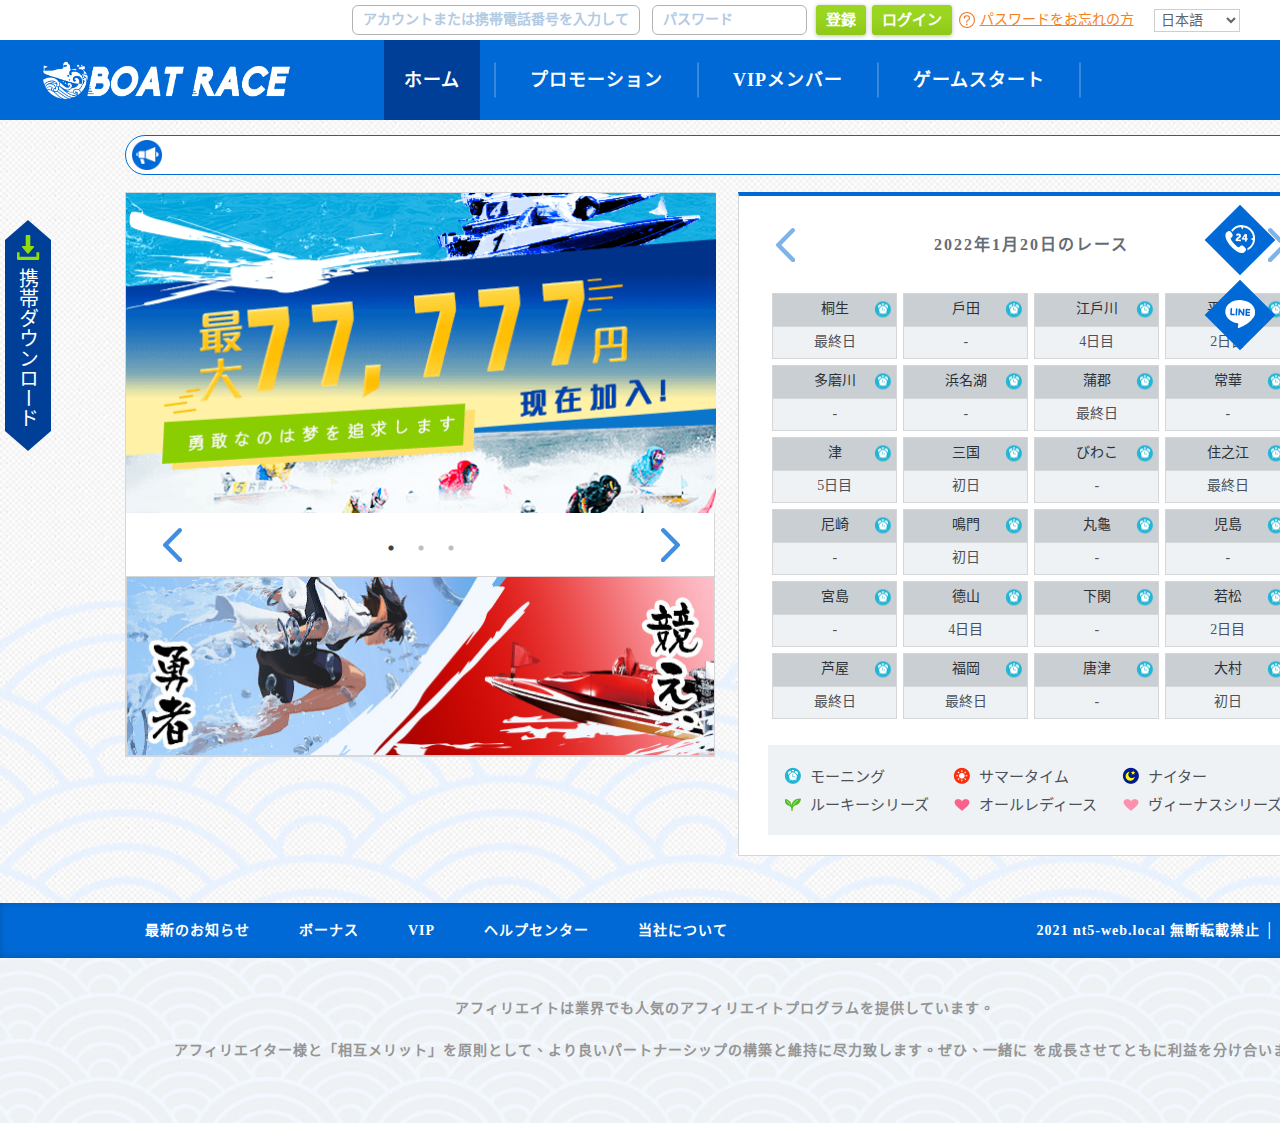
<file: index.html>
<!DOCTYPE html>
<html lang="zh-TW">
<head>
    <meta charset="UTF-8">
    <meta name="viewport" content="width=device-width, initial-scale=0.25">
    <title>Document</title>
    <link rel="stylesheet" href="./css/style.css">
    <link rel="shortcut icon" href="./images/ico.ico" type="image/x-icon">
    <link rel="stylesheet" href="js/slick-1.8.1/slick/slick.css">
    <link rel="stylesheet" href="js/slick-1.8.1/slick/slick-theme.css">
    <script src="https://code.jquery.com/jquery-3.6.0.min.js"></script>
    <script src="https://code.jquery.com/jquery-2.2.0.min.js"></script>
    <script src="js/slick-1.8.1/slick/slick.min.js"></script>
    <script src="./js/javascript.js"></script>
</head>
<body>
    <header>
        <div class="top">
            <span class="brad"></span>
            <ul class="user login">
                <li class="loginPart">
                    <form class="loginForm">
                        <div>
                            <i></i>
                            <input type="text" placeholder="アカウントまたは携帯電話番号を入力して">
                        </div>
                        <div>
                            <i></i>
                            <input type="password"class="password_0" placeholder="パスワード">
                        </div>
                        <button class="loginBtn" type="button">登録 </button>
                        <button class="loginPart register" onclick="window.open('./html/register.html')" type="button">ログイン</button>
                        <div class="forget-box">
                            <i class="forget"></i>
                            <div class=" forget-password"> パスワードをお忘れの方 </div>
                        </div>
                    </form>
                </li>
                <li class="infoPart">
                    <span class="lv">nt5_test01</span>
                    <span class="useRname">userName</span>
                </li>
                <li class="infoPart moneyTotal">
                    <span class="total">9999</span>
                    <i class="money_arrow"></i>
                </li>
                <li class="infoPart infoBtn" onclick="window.location.href='./html/deposit.html'">
                    入金 
                </li>
                <li class="infoPart infoBtn" onclick="window.location.href='./html/withdrawal.html'">
                    出金 
                </li>
                <li class="infoPart infoBtn" onclick="window.location.href='./html/member.html'">
                    マイページ 
                </li>
                <li class="infoPart infoBtn" onclick="window.location.href='./html/mail.html'">
                    インボックス
                </li>
                <li class="infoPart logoutBtn" onclick="window.location.href='./index.html'">
                    ログアウト 
                </li>
                <li class="lang">
                    <select>
                        <option>日本語</option>
                        <option>简体中文</option>
                        <option>ENGLISH</option>
                        <option>繁體中文</option>
                    </select>
                </li>
            </ul>
        </div>
        <div class="gameNav">
            <div class="center">
                <img class="logo" src="./images/icon/svg/logo.svg">
                <ul>
                    <li class="menu active" onclick="window.location.href='./index.html'"> ホーム </li>
                    <li class="saleBtn" onclick="window.location.href='./html/event.html'"> プロモーション </li>
                    <li class="vipBtn" onclick="window.location.href='./html/vip.html'"> VIPメンバー </li>
                    <li class="gameBtn" onclick="unlogin()"> ゲームスタート </li>
                </ul>
            </div>
        </div>
    </header>
    <div class="header"></div>
    <main>
        <div class="main-bg">
            <div class="marqueeArea">
                <div class="center">
                    <div class="marqueeWrap">
                        <i class="marquee_ic"></i>
                        <div class="marquee">
                            <pre>
                                <p>読売新聞社杯　全日本王座決定戦　開設６９周年記念</p>
                            </pre>
                        </div>
                    </div>
                </div>
            </div>
            <section class="left-side">
                <div class="ad">
                    <ul class="single-item">
                        <li><img src="./images/banner.png"></li>
                        <li><img src="./images/banner.png"></li>
                        <li><img src="./images/banner.png"></li>
                    </ul>
                </div>
                <a href="#" class="centerLink"></a>
            </section>
            <section class="right-side">
                <div class="home">
                    <div class="center-wrap">
                        <div class="list-wrap">
                            <div class="timelist">
                                <button class="goLeft"></button>
                                <button class="goRight"></button>
                                <span>2022年1月20日のレース</span>
                            </div>
                            <ul class="type_list">
                                <li class="cliclable">
                                    <p class="seriesN">
                                        <span class="leagueName"></span>
                                        <span class="seriesType"></span>
                                        桐生
                                    </p>
                                    <p>最終日</p>
                                </li>
                                <li class="cliclable">
                                    <p class="seriesN">
                                        <span class="leagueName"></span>
                                        <span class="seriesType"></span>
                                        戶田
                                    </p>
                                    <p>-</p>
                                </li>
                                <li class="cliclable">
                                    <p class="seriesN">
                                        <span class="leagueName"></span>
                                        <span class="seriesType"></span>
                                        江戶川
                                    </p>
                                    <p>4日目</p>
                                </li>
                                <li class="cliclable">
                                    <p class="seriesN">
                                        <span class="leagueName"></span>
                                        <span class="seriesType"></span>
                                        平和島
                                    </p>
                                    <p>2日目</p>
                                </li>
                                <li class="cliclable">
                                    <p class="seriesN">
                                        <span class="leagueName"></span>
                                        <span class="seriesType"></span>
                                        多磨川
                                    </p>
                                    <p>-</p>
                                </li>
                                <li class="cliclable">
                                    <p class="seriesN">
                                        <span class="leagueName"></span>
                                        <span class="seriesType"></span>
                                        浜名湖 
                                    </p>
                                    <p>-</p>
                                </li>
                                <li class="cliclable">
                                    <p class="seriesN">
                                        <span class="leagueName"></span>
                                        <span class="seriesType"></span>
                                        蒲郡
                                    </p>
                                    <p>最終日</p>
                                </li>
                                <li class="cliclable">
                                    <p class="seriesN">
                                        <span class="leagueName"></span>
                                        <span class="seriesType"></span>
                                        常華
                                    </p>
                                    <p>-</p>
                                </li>
                                <li class="cliclable">
                                    <p class="seriesN">
                                        <span class="leagueName"></span>
                                        <span class="seriesType"></span>
                                        津
                                    </p>
                                    <p>5日目</p>
                                </li>
                                <li class="cliclable">
                                    <p class="seriesN">
                                        <span class="leagueName"></span>
                                        <span class="seriesType"></span>
                                        三国 
                                    </p>
                                    <p>初日</p>
                                </li>
                                <li class="cliclable">
                                    <p class="seriesN">
                                        <span class="leagueName"></span>
                                        <span class="seriesType"></span>
                                        びわこ 
                                    </p>
                                    <p>-</p>
                                </li>
                                <li class="cliclable">
                                    <p class="seriesN">
                                        <span class="leagueName"></span>
                                        <span class="seriesType"></span>
                                        住之江
                                    </p>
                                    <p>最終日</p>
                                </li>
                                <li class="cliclable">
                                    <p class="seriesN">
                                        <span class="leagueName"></span>
                                        <span class="seriesType"></span>
                                        尼崎
                                    </p>
                                    <p>-</p>
                                </li>
                                <li class="cliclable">
                                    <p class="seriesN">
                                        <span class="leagueName"></span>
                                        <span class="seriesType"></span>
                                        鳴門
                                    </p>
                                    <p>初日</p>
                                </li>
                                <li class="cliclable">
                                    <p class="seriesN">
                                        <span class="leagueName"></span>
                                        <span class="seriesType"></span>
                                        丸龜
                                    </p>
                                    <p>-</p>
                                </li>
                                <li class="cliclable">
                                    <p class="seriesN">
                                        <span class="leagueName"></span>
                                        <span class="seriesType"></span>
                                        児島 
                                    </p>
                                    <p>-</p>
                                </li>
                                <li class="cliclable">
                                    <p class="seriesN">
                                        <span class="leagueName"></span>
                                        <span class="seriesType"></span>
                                        宮島
                                    </p>
                                    <p>-</p>
                                </li>
                                <li class="cliclable">
                                    <p class="seriesN">
                                        <span class="leagueName"></span>
                                        <span class="seriesType"></span>
                                        德山
                                    </p>
                                    <p>4日目</p>
                                </li>
                                <li class="cliclable">
                                    <p class="seriesN">
                                        <span class="leagueName"></span>
                                        <span class="seriesType"></span>
                                        下関
                                    </p>
                                    <p>-</p>
                                </li>
                                <li class="cliclable">
                                    <p class="seriesN">
                                        <span class="leagueName"></span>
                                        <span class="seriesType"></span>
                                        若松
                                    </p>
                                    <p>2日目</p>
                                </li>
                                <li class="cliclable">
                                    <p class="seriesN">
                                        <span class="leagueName"></span>
                                        <span class="seriesType"></span>
                                        芦屋 
                                    </p>
                                    <p>最終日</p>
                                </li>
                                <li class="cliclable">
                                    <p class="seriesN">
                                        <span class="leagueName"></span>
                                        <span class="seriesType"></span>
                                        福岡
                                    </p>
                                    <p>最終日</p>
                                </li>
                                <li class="cliclable">
                                    <div class="seriesN">
                                        <span class="leagueName"></span>
                                        <span class="seriesType"></span>
                                        唐津
                                    </div>
                                    <p>-</p>
                                </li>
                                <li class="cliclable">
                                    <div class="seriesN">
                                        <span class="leagueName"></span>
                                        <span class="seriesType"></span>
                                        大村
                                    </div>
                                    <p>初日</p>
                                </li>
                            </ul>
                            <div class="remindbox">
                                <div>
                                    <p>
                                        <span class="morning"></span>
                                        モーニング
                                    </p>
                                    <p>
                                        <span class="afternoon"></span>
                                        サマータイム
                                    </p>
                                    <p>
                                        <span class="night"></span>
                                        ナイター
                                    </p>
                                </div>
                                <div>
                                    <p>
                                        <span class="noob"></span>
                                        ルーキーシリーズ
                                    </p>
                                    <p>
                                        <span class="girl"></span>
                                        オールレディース
                                    </p>
                                    <p>
                                        <span class="gold"></span>
                                        ヴィーナスシリーズ
                                    </p>
                                </div>
                            </div>
                        </div>
                    </div>
                </div>
            </section>
        </div>
    </main>
    <nav class="sideBar">
        <p class="download" a href="#">
            <i></i>
            携帯ダウンロード
        </p>
        <ul class="rightSide">
            <li class="callCenter" a href="#"><i></i></li>
            <li class="line" a href="#"><i></i></li>
        </ul>
    </nav>
    <footer>
        <div class="footerList">
            <div class="center">
                <ul>
                    <li class="title openNews">最新のお知らせ </li>
                    <li class="title" onclick="window.location.href='./html/vip.html'">ボーナス</li>
                    <li class="title" onclick="window.location.href='./html/help.html'">VIP</li>
                    <li class="title" onclick="window.location.href='./html/help.html'">ヘルプ​センター</li>
                    <li class="title" onclick="window.location.href='./html/help.html'">当社について</li>
                    <li class="pright">2021 nt5-web.local 無断転載禁止 │ 18+</li>
                </ul>
            </div>
            <div class="footer-site"><div class="center-wrap"><pre>アフィリエイトは業界でも人気のアフィリエイトプログラムを提供しています。
                アフィリエイター様と「相互メリット」を原則として、より良いパートナーシップの構築と維持に尽力致します。ぜひ、一緒に を成長させてともに利益を分け合いましょう。</pre></div>
            </div>
        </div>
    </footer>
    <div class="filter">
        <div class="jumpWindow forgetPassword">
            <div class="title">
                <p>パスワードをお忘れの方</p>
                <i class="close_ic"></i>
            </div>
            <form>
                <input type="text" placeholder="携帯番号を入力してください">
                <button>バスワード変更</button>
                <p>携帯電話に新しいパスワードをお送りしますので、</p>
                <span>ショートメールをご確認ください</span>
            </form>
        </div>
        <div class="jumpWindow news">
            <div class="title">
                <p>最新のお知らせ</p>
                <i class="close_ic"></i>
            </div>
            <ul class="nav">
                <li class="hot active">人気</li>
                <li class="normal">一般的</li>
                <li class="deposit">保証金</li>
            </ul>
            <ul class="content forHot display">
                <li>
                    <div>
                        <p class="text">アナウンステスト</p>
                        <!-- <p class="date">2021/09/26</p> -->
                    </div>
                </li>
                <li>
                    <div>
                        <p class="text">アナウンステスト</p>
                        <!-- <p class="date">2021/09/26</p> -->
                    </div>
                </li>
                <li>
                    <div>
                        <p class="text">アナウンステスト</p>
                        <!-- <p class="date">2021/09/26</p> -->
                    </div>
                </li>
            </ul>
            <ul class="content forNormal">
                <li>
                    <div>
                        <p class="text">アナウンステスト</p>
                        <!-- <p class="date">2021/09/26</p> -->
                    </div>
                </li>
                <li>
                    <div>
                        <p class="text">アナウンステスト</p>
                        <!-- <p class="date">2021/09/26</p> -->
                    </div>
                </li>
            </ul>
            <ul class="content forDeposit">
                <li>
                    <div>
                        <p class="text">アナウンステスト</p>
                        <!-- <p class="date">2021/09/26</p> -->
                    </div>
                </li>
            </ul>
        </div>
        <div class="jumpWindow loginWIndow">
            <div class="title">
                <p> ヒント </p>
                <i class="close_ic"></i>
            </div>
            <form>
                <p>先にログインください</p>
                <button class="close" type="button">確認</button>
            </form>
        </div>
    </div>
</body>
</html>
</file>
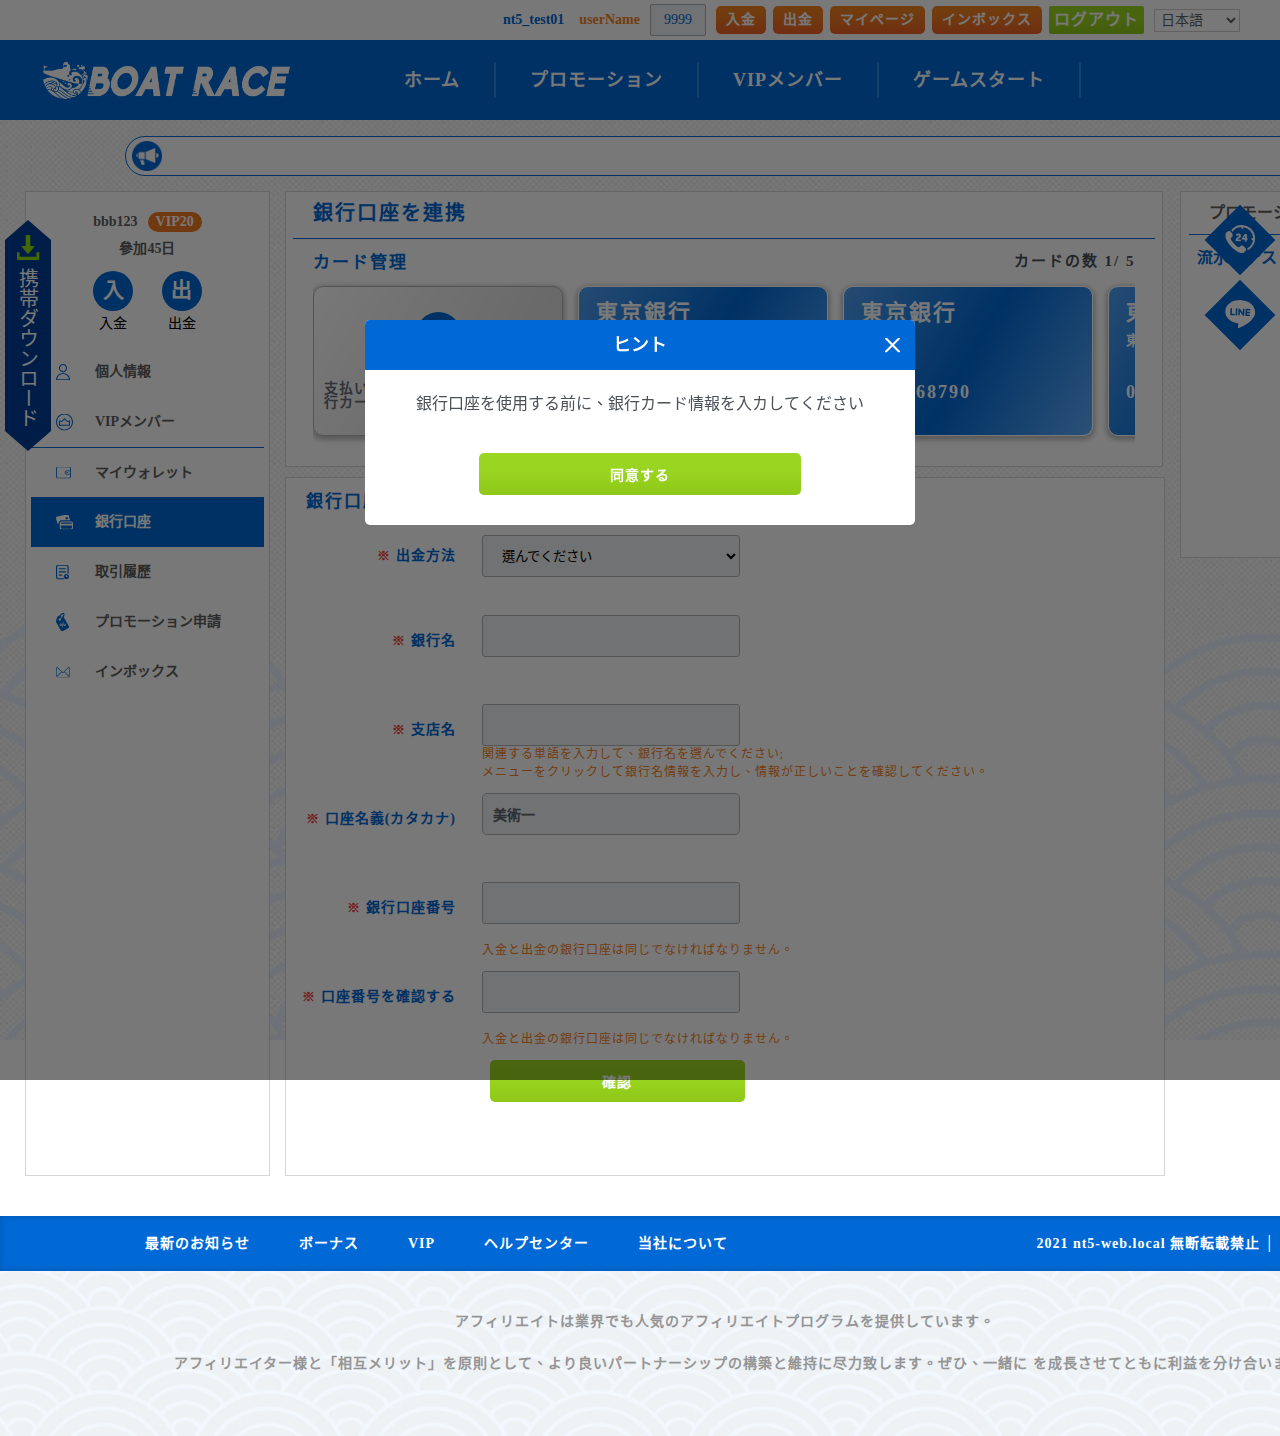
<file: html/bankCard.html>
<!DOCTYPE html>
<html lang="zh-TW">
<head>
    <meta charset="UTF-8">
    <meta name="viewport" content="width=device-width, initial-scale=0.25">
    <title>Document</title>
    <link rel="stylesheet" href="../css/style.css">
    <link rel="stylesheet" href="../js/slick-1.8.1/slick/slick.css">
    <link rel="stylesheet" href="../js/slick-1.8.1/slick/slick-theme.css">
    <script src="https://code.jquery.com/jquery-3.6.0.min.js"></script>
    <script src="https://code.jquery.com/jquery-2.2.0.min.js"></script>
    <script src="../js/slick-1.8.1/slick/slick.min.js"></script>
    <script src="../js/javascript.js"></script>
</head>
<body onload="currentTime()">
    <header>
        <div class="top">
            <span class="brad">
                TONG BOU
                <span class="time"></span>
            </span>
            <ul class="user userInfo">
                <li class="loginPart">
                    <form class="loginForm">
                        <div>
                            <i></i>
                            <input type="text" placeholder="アカウントまたは携帯電話番号を入力して">
                        </div>
                        <div>
                            <i></i>
                            <input type="password"class="password_0" placeholder="パスワード">
                            <i class="forget"></i>
                        </div>
                        <button class="loginBtn" type="button">登録 </button>
                        <button class="loginPart register" onclick="window.open('./html/register.html')" type="button">ログイン</button>
                    </form>
                </li>
                <li class="infoPart">
                    <span class="lv">nt5_test01</span>
                    <span class="useRname">userName</span>
                </li>
                <li class="infoPart moneyTotal">
                    <span class="total">9999</span>
                    <i class="money_arrow"></i>
                </li>
                <li class="infoPart infoBtn" onclick="window.location.href='./deposit.html'">
                    入金 
                </li>
                <li class="infoPart infoBtn" onclick="window.location.href='./withdrawal.html'">
                    出金 
                </li>
                <li class="infoPart infoBtn" onclick="window.location.href='./member.html'">
                    マイページ 
                </li>
                <li class="infoPart infoBtn" onclick="window.location.href='./mail.html'">
                    インボックス
                </li>
                <li class="infoPart logoutBtn" onclick="window.location.href='../index.html'">
                    ログアウト 
                </li>
                <li class="lang">
                    <select>
                        <option>日本語</option>
                        <option>简体中文</option>
                        <option>ENGLISH</option>
                        <option>繁體中文</option>
                    </select>
                </li>
            </ul>
        </div>
        <div class="gameNav">
            <div class="center">
                <img class="logo" src="../images/icon/svg/logo.svg">
                <ul>
                    <li class="menu" onclick="window.location.href='../index.html'"> ホーム </li>
                    <li class="saleBtn" onclick="window.location.href='../html/event.html'"> プロモーション </li>
                    <li class="vipBtn" onclick="window.location.href='../html/vip.html'"> VIPメンバー </li>
                    <li class="gameBtn" onclick="unlogin()"> ゲームスタート </li>
                </ul>
            </div>
        </div>
    </header>
    <div class="header"></div>
    <main>
        <div class="innerPage">
            <div class="marqueeArea">
                <div class="center">
                    <div class="marqueeWrap">
                        <i class="marquee_ic"></i>
                        <div class="marquee">
                            <pre>
                                <p>読売新聞社杯　全日本王座決定戦　開設６９周年記念</p>
                            </pre>
                        </div>
                    </div>
                </div>
            </div>
            <div class="center">
                <aside class="innerSide">
                    <div class="userInfo">
                        <div>
                            <p class="account">
                                bbb123
                                <span class="lv">VIP20</span>
                            </p>
                            <p class="days">參加45日</p>
                            <ul class="quickSelect">
                                <li onclick="window.location.href='./deposit.html'">
                                    <p class="btn">入</p>
                                    <span>入金</span>
                                </li>
                                <li onclick="window.location.href='./withdrawal.html'">
                                    <p class="btn">出</p>
                                    <span>出金</span>
                                </li>
                            </ul>
                        </div>
                    </div>
                    <ul class="innerNav">
                        <li onclick="window.location.href='./member.html'">
                            <i class="user_ic"></i>
                            個人情報
                        </li>
                        <li onclick="window.location.href='./vip.html'">
                            <i class="vip_ic"></i>
                            VIPメンバー
                        </li>
                        <li onclick="window.location.href='./wallet.html'">
                            <i class="wallet_ic"></i>
                            マイウォレット
                        </li>
                        <li class="active" onclick="window.location.href='./bankCard.html'">
                            <i class="card_ic"></i>
                            銀行口座
                        </li>
                        <li onclick="window.location.href='./dealRecord.html'">
                            <i class="dealRecord_ic"></i>
                            取引履歷
                        </li>
                        <li onclick="window.location.href='./eventApply.html'">
                            <i class="event_ic"></i>
                            プロモーション申請
                        </li>
                        <li onclick="window.location.href='./mail.html'">
                            <i class="mail_ic"></i>
                            インボックス
                        </li>
                    </ul>
                </aside>
                <section>
                    <div class="cardWrap">
                        <div class="cardMiddle">
                            <div class="top">
                                <div class="header">
                                    <span>銀行口座を連携</span>
                                </div>
                                <div class="content">
                                    <div class="title">
                                        <span>カード管理</span>
                                        <span>カードの数 1<span>/ 5</span></span>
                                    </div>
                                    <div class="cardBox">
                                        <div class="slider">
                                            <div class="card empty">
                                                <div class="addCard_ic"></div>
                                                <div class="text">支払いを受け取るには、最初に銀行カードをバインドしてください</div>
                                            </div>
                                            <div class="card register">
                                                <div class="name">東京銀行</div>
                                                <div class="branch">東京</div>
                                                <div class="account">
                                                    <span>0234568790</span>
                                                </div>
                                                <p class="review">レビュー中</p>
                                            </div>
                                            <div class="card register">
                                                <div class="name">東京銀行</div>
                                                <div class="branch">東京</div>
                                                <div class="account">
                                                    <span>0234568790</span>
                                                </div>
                                            </div>
                                            <div class="card register">
                                                <div class="name">東京銀行</div>
                                                <div class="branch">東京</div>
                                                <div class="account">
                                                    <span>0234568790</span>
                                                </div>
                                            </div>
                                        </div>
                                    </div>
                                </div>
                            </div>
                            <div class="bottomWrap">
                                <div class="bottom">
                                    <div>
                                        <div class="title"> 銀行口座追加</div>
                                        <div class="formBox">
                                            <form>
                                                <div class="content">
                                                    <div class="row">
                                                        <div class="smallTitle">
                                                            <span>出金方法</span>
                                                        </div>
                                                        <select>
                                                            <option>選んでください</option>
                                                            <option> 銀行口座 </option>
                                                            <option> USDT </option>
                                                            <option> VenusPoint </option>
                                                        </select>
                                                    </div>
                                                    <div class="row">
                                                        <div class="smallTitle">
                                                            <span>銀行名</span>
                                                        </div>
                                                        <div class="inputBox">
                                                            <input type="text">
                                                        </div>
                                                    </div>
                                                    <div class="row">
                                                        <div class="smallTitle">
                                                            <span>支店名</span>
                                                        </div>
                                                        <div class="inputBox">
                                                            <small _ngcontent-qyg-c69="" class="bottomm52">関連する単語を入力して、銀行名を選んでください;<br _ngcontent-qyg-c69=""> メニューをクリックして銀行名情報を入力し、情報が正しいことを確認してください。</small>
                                                            <input type="text">
                                                        </div>
                                                    </div>
                                                    <div class="row">
                                                        <div class="smallTitle">
                                                            <span>口座名義(カタカナ)</span>
                                                        </div>
                                                        <div class="inputBox">
                                                            <input type="text" value="美術一" readonly>
                                                        </div>
                                                    </div>
                                                    <div class="row">
                                                        <div class="smallTitle">
                                                            <span>銀行口座番号</span>
                                                        </div>
                                                        <div class="inputBox">
                                                            <input type="text">
                                                            <p class="err">帳號為必填</p>
                                                            <small>入金と出金の銀行口座は同じでなければなりません。</small>
                                                        </div>
                                                    </div>
                                                    <div class="row">
                                                        <div class="smallTitle">
                                                            <span>口座番号を確認する</span>
                                                        </div>
                                                        <div class="inputBox">
                                                            <input type="text">
                                                            <small>入金と出金の銀行口座は同じでなければなりません。</small>
                                                        </div>
                                                    </div>
                                                    <div class="row">
                                                        <div class="smallTitle"></div>
                                                        <div class="inputBox">
                                                            <button>確認</button>
                                                        </div>
                                                    </div>
                                                </div>
                                            </form>
                                        </div>
                                    </div>
                                </div>
                            </div>
                        </div>
                        <aside class="rightSide">
                            <div class="smallBoard">
                                <div class="title">
                                プロモーション
                                    <p class="more" onclick="window.location.href='./eventApply.html'">
                                    もっと
                                        <i class="arrow"></i>
                                    </p>
                                </div>
                                <ul class="list">流水をテストするための割引
                                </ul>
                            </div>
                        </aside>
                    </div>
                </section>
            </div>
        </div>
    </main>
    <nav class="sideBar">
        <p class="download" a href="#">
            <i></i>
            携帯ダウンロード
        </p>
        <ul class="rightSide">
            <li class="callCenter" a href="#"><i></i></li>
            <li class="line" a href="#"><i></i></li>
        </ul>
    </nav>
    <footer>
        <div class="footerList">
            <div class="center">
                <ul>
                    <li class="title openNews">最新のお知らせ </li>
                    <li class="title" onclick="window.location.href='../html/event.html'">ボーナス</li>
                    <li class="title" onclick="window.location.href='../html/vip.html'">VIP</li>
                    <li class="title" onclick="window.location.href='../html/help.html'">ヘルプ​センター</li>
                    <li class="title" onclick="window.location.href='../html/help.html'">当社について</li>
                    <li class="pright">2021 nt5-web.local 無断転載禁止 │ 18+</li>
                </ul>
            </div>
            <div class="footer-site"><div class="center-wrap"><pre>アフィリエイトは業界でも人気のアフィリエイトプログラムを提供しています。
                アフィリエイター様と「相互メリット」を原則として、より良いパートナーシップの構築と維持に尽力致します。ぜひ、一緒に を成長させてともに利益を分け合いましょう。</pre></div>
            </div>
        </div>
    </footer>
    <div class="filter display">
        <div class="jumpWindow news">
            <div class="title">
                <p>最新のお知らせ</p>
                <i class="close_ic"></i>
            </div>
            <ul class="nav">
                <li class="hot active">人気</li>
                <li class="normal">一般的</li>
                <li class="deposit">保証金</li>
            </ul>
            <ul class="content forHot display">
                <li>
                    <div>
                        <p class="text">アナウンステスト</p>
                        <!-- <p class="date">2021/09/26</p> -->
                    </div>
                </li>
                <li>
                    <div>
                        <p class="text">アナウンステスト</p>
                        <!-- <p class="date">2021/09/26</p> -->
                    </div>
                </li>
                <li>
                    <div>
                        <p class="text">アナウンステスト</p>
                        <!-- <p class="date">2021/09/26</p> -->
                    </div>
                </li>
            </ul>
            <ul class="content forNormal">
                <li>
                    <div>
                        <p class="text">アナウンステスト</p>
                        <!-- <p class="date">2021/09/26</p> -->
                    </div>
                </li>
                <li>
                    <div>
                        <p class="text">アナウンステスト</p>
                        <!-- <p class="date">2021/09/26</p> -->
                    </div>
                </li>
            </ul>
            <ul class="content forDeposit">
                <li>
                    <div>
                        <p class="text">アナウンステスト</p>
                        <!-- <p class="date">2021/09/26</p> -->
                    </div>
                </li>
            </ul>
        </div>
        <div class="jumpWindow loginWIndow display">
            <div class="title">
                <p> ヒント </p>
                <i class="close_ic"></i>
            </div>
            <form>
                <p>銀行口座を使用する前に、銀行カード情報を入カしてください</p>
                <button class="close" type="button">同意する</button>
            </form>
        </div>
    </div>
</body>
</html>
</file>
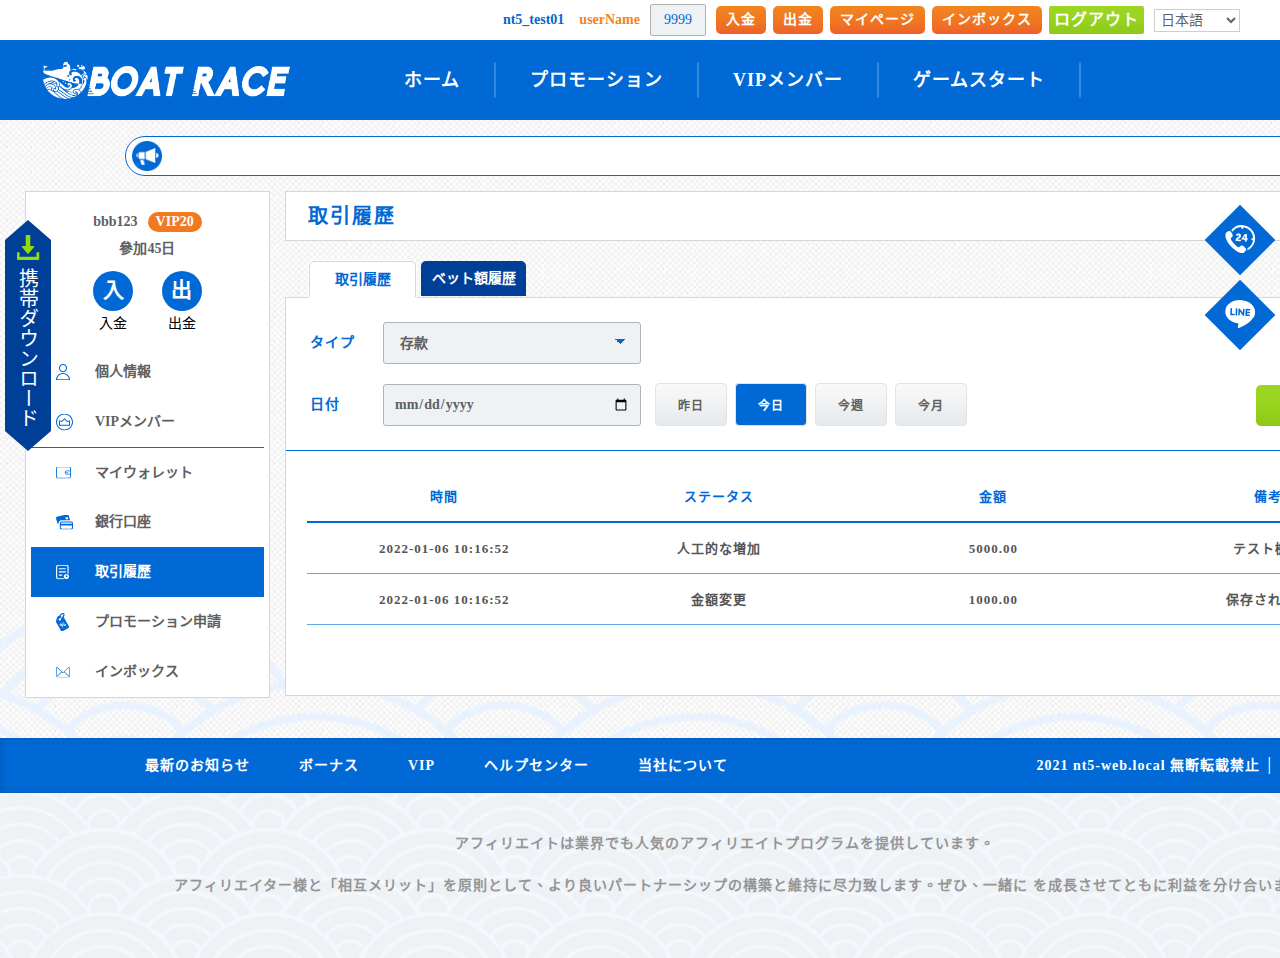
<file: html/dealRecord.html>
<!DOCTYPE html>
<html lang="zh-TW">
<head>
    <meta charset="UTF-8">
    <meta name="viewport" content="width=device-width, initial-scale=0.25">
    <title>Document</title>
    <link rel="stylesheet" href="../css/style.css">
    <link rel="stylesheet" href="../js/slick-1.8.1/slick/slick.css">
    <link rel="stylesheet" href="../js/slick-1.8.1/slick/slick-theme.css">
    <script src="https://code.jquery.com/jquery-3.6.0.min.js"></script>
    <script src="https://code.jquery.com/jquery-2.2.0.min.js"></script>
    <script src="../js/slick-1.8.1/slick/slick.min.js"></script>
    <script src="../js/javascript.js"></script>
</head>
<body onload="currentTime()">
    <header>
        <div class="top">
            <span class="brad">
                TONG BOU
                <span class="time"></span>
            </span>
            <ul class="user userInfo">
                <li class="loginPart">
                    <form class="loginForm">
                        <div>
                            <i></i>
                            <input type="text" placeholder="アカウントまたは携帯電話番号を入力して">
                        </div>
                        <div>
                            <i></i>
                            <input type="password"class="password_0" placeholder="パスワード">
                            <i class="forget"></i>
                        </div>
                        <button class="loginBtn" type="button">登録 </button>
                        <button class="loginPart register" onclick="window.open('./html/register.html')" type="button">ログイン</button>
                    </form>
                </li>
                <li class="infoPart">
                    <span class="lv">nt5_test01</span>
                    <span class="useRname">userName</span>
                </li>
                <li class="infoPart moneyTotal">
                    <span class="total">9999</span>
                    <i class="money_arrow"></i>
                </li>
                <li class="infoPart infoBtn" onclick="window.location.href='./deposit.html'">
                    入金 
                </li>
                <li class="infoPart infoBtn" onclick="window.location.href='./withdrawal.html'">
                    出金 
                </li>
                <li class="infoPart infoBtn" onclick="window.location.href='./member.html'">
                    マイページ 
                </li>
                <li class="infoPart infoBtn" onclick="window.location.href='./mail.html'">
                    インボックス
                </li>
                <li class="infoPart logoutBtn" onclick="window.location.href='../index.html'">
                    ログアウト 
                </li>
                <li class="lang">
                    <select>
                        <option>日本語</option>
                        <option>简体中文</option>
                        <option>ENGLISH</option>
                        <option>繁體中文</option>
                    </select>
                </li>
            </ul>
        </div>
        <div class="gameNav">
            <div class="center">
                <img class="logo" src="../images/icon/svg/logo.svg">
                <ul>
                    <li class="menu" onclick="window.location.href='../index.html'"> ホーム </li>
                    <li class="saleBtn" onclick="window.location.href='../html/event.html'"> プロモーション </li>
                    <li class="vipBtn" onclick="window.location.href='../html/vip.html'"> VIPメンバー </li>
                    <li class="gameBtn" onclick="unlogin()"> ゲームスタート </li>
                </ul>
            </div>
        </div>
    </header>
    <div class="header"></div>
    <main>
        <div class="innerPage">
            <div class="marqueeArea">
                <div class="center">
                    <div class="marqueeWrap">
                        <i class="marquee_ic"></i>
                        <div class="marquee">
                            <pre>
                                <p>読売新聞社杯　全日本王座決定戦　開設６９周年記念</p>
                            </pre>
                        </div>
                    </div>
                </div>
            </div>
            <div class="center">
                <aside class="innerSide">
                    <div class="userInfo">
                        <div>
                            <p class="account">
                                bbb123
                                <span class="lv">VIP20</span>
                            </p>
                            <p class="days">參加45日</p>
                            <ul class="quickSelect">
                                <li onclick="window.location.href='./deposit.html'">
                                    <p class="btn">入</p>
                                    <span>入金</span>
                                </li>
                                <li onclick="window.location.href='./withdrawal.html'">
                                    <p class="btn">出</p>
                                    <span>出金</span>
                                </li>
                            </ul>
                        </div>
                    </div>
                    <ul class="innerNav">
                        <li onclick="window.location.href='./member.html'">
                            <i class="user_ic"></i>
                            個人情報
                        </li>
                        <li onclick="window.location.href='./vip.html'">
                            <i class="vip_ic"></i>
                            VIPメンバー
                        </li>
                        <li onclick="window.location.href='./wallet.html'">
                            <i class="wallet_ic"></i>
                            マイウォレット
                        </li>
                        <li onclick="window.location.href='./bankCard.html'">
                            <i class="card_ic"></i>
                            銀行口座
                        </li>
                        <li  class="active" onclick="window.location.href='./dealRecord.html'">
                            <i class="dealRecord_ic"></i>
                            取引履歷
                        </li>
                        <li onclick="window.location.href='./eventApply.html'">
                            <i class="event_ic"></i>
                            プロモーション申請
                        </li>
                        <li onclick="window.location.href='./mail.html'">
                            <i class="mail_ic"></i>
                            インボックス
                        </li>
                    </ul>
                </aside>
                <section>
                    <div class="dealWrap">
                        <div class="top"> 取引履歷 </div>
                        <div class="bottom">
                            <div class="header">
                                <ul class="tabs">
                                    <li class="active">取引履歷</li>
                                    <li class=""> ベット額履歴 </li>
                                </ul>
                            </div>
                            <div class="dealBox display">
                                <div class="reviewWrap1">
                                    <div class="search">
                                        <form>
                                            <div class="bigBox">
                                                <div class="innerBox">
                                                    <div class="row">
                                                        <div class="smallTitle">タイプ</div>
                                                        <div class="inputBox">
                                                            <select>
                                                                <option>存款</option>
                                                                <option>提款</option>
                                                                <option>轉帳/活動錢包</option>
                                                                <option>反水/紅利</option>
                                                                <option>活動錢包購買紀錄</option>
                                                                <option>其它</option>
                                                            </select>
                                                        </div>
                                                    </div>
                                                    <div class="row">
                                                        <div class="smallTitle">日付</div>
                                                        <div class="inputBox">
                                                            <input type="date">
                                                        </div>
                                                    </div>
                                                </div>
                                            </div>
                                            <div class="btnBox">
                                                <button>昨日</button>
                                                <button class="active">今日</button>
                                                <button>今週</button>
                                                <button>今月</button>
                                            </div>
                                            <div class="checkBtn">
                                                <button> 検索 </button>
                                            </div>
                                        </form>
                                    </div>
                                    <div class="fakeTable">
                                        <table>
                                            <tr>
                                                <th>時間</th>
                                                <th>ステータス</th>
                                                <th>金額</th>
                                                <th>備考</th>
                                            </tr>
                                            <tr>
                                                <td>2022-01-06 10:16:52</td>
                                                <td>人工的な増加</td>
                                                <td>5000.00</td>
                                                <td>テスト機能</td>
                                            </tr>
                                            <tr>
                                                <td>2022-01-06 10:16:52</td>
                                                <td>金額変更</td>
                                                <td>1000.00</td>
                                                <td>保存された値</td>
                                            </tr>
                                        </table>
                                        <p class="noData">目前無資料</p>
                                    </div>
                                </div>
                            </div>
                            <div class="dealBox2">
                                <div class="reviewWrap1">
                                    <div class="fakeTable">
                                        <span>ベット額履歴</span>
                                        <table>
                                            <tr>
                                                <th>番号</th>
                                                <th>ステータス</th>
                                                <th>金額</th>
                                                <th>ベット額制限</th>
                                                <th>ベット額変化</th>
                                                <th>ロック日</th>
                                                <th>買い戻すを見る</th>
                                                <th>ベットスリップを見る</th>
                                                <th>備考</th>
                                            </tr>
                                            <tr>
                                                <td>164128280144335</td>
                                                <td>第三者決済</td>
                                                <td>10.0000</td>
                                                <td>10.0000</td>
                                                <td>10.0000</td>
                                                <td>2022-01-04 15:53:21</td>
                                                <td>
                                                    <button class="d-btn"> 買い戻すを見る </td>
                                                </td>
                                                <td>
                                                      <button class="b-btn">  ベットスリップ  </td>
                                                </td>   
                                                <td>
                                                    <i class="disabled">
                                                        ﹀  
                                                   </i>
                                                </td>                                               
                                            </tr>
                                            <tr>
                                                <td>164128280144335</td>
                                                <td>クォータ増加</td>
                                                <td>1.0000</td>
                                                <td>10.0000</td>
                                                <td>10.0000</td>
                                                <td>2022-01-04 15:53:21</td>
                                                <td>
                                                    <button class="d-btn"> 買い戻すを見る </td>
                                                </td>
                                                <td>
                                                      <button class="b-btn">  ベットスリップ  </td>
                                                </td>
                                                <td>
                                                    <i>
                                                        ﹀  
                                                   </i>
                                                </td>   
                                            </tr>
                                        </table>
                                        <p class="noData">目前無資料</p>
                                    </div>
                                </div>
                            </div>
                        </div>
                    </div>
                </section>
            </div>
        </div>
    </main>
    <nav class="sideBar">
        <p class="download" a href="#">
            <i></i>
            携帯ダウンロード
        </p>
        <ul class="rightSide">
            <li class="callCenter" a href="#"><i></i></li>
            <li class="line" onclick="window.location.href='./html/help.html'"><i></i></li>
        </ul>
    </nav>
    <footer>
        <div class="footerList">
            <div class="center">
                <ul>
                    <li class="title openNews">最新のお知らせ </li>
                    <li class="title" onclick="window.location.href='../html/event.html'">ボーナス</li>
                    <li class="title" onclick="window.location.href='../html/vip.html'">VIP</li>
                    <li class="title" onclick="window.location.href='../html/help.html'">ヘルプ​センター</li>
                    <li class="title" onclick="window.location.href='../html/help.html'">当社について</li>
                    <li class="pright">2021 nt5-web.local 無断転載禁止 │ 18+</li>
                </ul>
            </div>
            <div class="footer-site"><div class="center-wrap"><pre>アフィリエイトは業界でも人気のアフィリエイトプログラムを提供しています。
                アフィリエイター様と「相互メリット」を原則として、より良いパートナーシップの構築と維持に尽力致します。ぜひ、一緒に を成長させてともに利益を分け合いましょう。</pre></div>
            </div>
        </div>
    </footer>
    <div class="filter">
        <div class="jumpWindow betWindow sportGame01">
            <i class="close_ic"></i>
            <div class="betTitle">36588</div>
            <form>
                <div class="row">
                    <p>中心錢包</p>
                    <input type="text" value="$9999">
                </div>
                <div class="row">
                    <i class="trans_arrow"></i>
                </div>
                <div class="row">
                    <p>BNG電子娛樂</p>
                    <input type="text" value="$0">
                </div>
                <div class="row">
                    <p>轉帳金額</p>
                    <input type="text" value="$100">
                </div>
                <div class="row forBtn">
                    <div class="btnBox">
                        <button>$100</button>
                        <button>$500</button>
                        <button>$1000</button>
                        <button>$3000</button>
                        <button>$5000</button>
                        <button>$10000</button>
                        <button>全部</button>
                    </div>
                </div>
                <div class="row forBtn">
                    <button class="check">確認</button>
                </div>
            </form>
            <div class="enterGame">
                <button>進入遊戲</button>
            </div>
        </div>
        <div class="jumpWindow betWindow liveGame01">
            <i class="close_ic"></i>
            <div class="betTitle">ALLBET</div>
            <form>
                <div class="row">
                    <p>中心錢包</p>
                    <input type="text" value="$9999">
                </div>
                <div class="row">
                    <i class="trans_arrow"></i>
                </div>
                <div class="row">
                    <p>歐博真人</p>
                    <input type="text" value="$0">
                </div>
                <div class="row">
                    <p>轉帳金額</p>
                    <input type="text" value="$100">
                </div>
                <div class="row forBtn">
                    <div class="btnBox">
                        <button>$100</button>
                        <button>$500</button>
                        <button>$1000</button>
                        <button>$3000</button>
                        <button>$5000</button>
                        <button>$10000</button>
                        <button>全部</button>
                    </div>
                </div>
                <div class="row forBtn">
                    <button class="check">確認</button>
                </div>
            </form>
            <div class="enterGame">
                <button>進入遊戲</button>
            </div>
        </div>
        <div class="jumpWindow betWindow liveGame02">
            <i class="close_ic"></i>
            <div class="betTitle">WM</div>
            <form>
                <div class="row">
                    <p>中心錢包</p>
                    <input type="text" value="$9999">
                </div>
                <div class="row">
                    <i class="trans_arrow"></i>
                </div>
                <div class="row">
                    <p>WM真人</p>
                    <input type="text" value="$0">
                </div>
                <div class="row">
                    <p>轉帳金額</p>
                    <input type="text" value="$100">
                </div>
                <div class="row forBtn">
                    <div class="btnBox">
                        <button>$100</button>
                        <button>$500</button>
                        <button>$1000</button>
                        <button>$3000</button>
                        <button>$5000</button>
                        <button>$10000</button>
                        <button>全部</button>
                    </div>
                </div>
                <div class="row forBtn">
                    <button class="check">確認</button>
                </div>
            </form>
            <div class="enterGame">
                <button>進入遊戲</button>
            </div>
        </div>
        <div class="jumpWindow betWindow lotteryGame01">
            <i class="close_ic"></i>
            <div class="betTitle">SG</div>
            <form>
                <div class="row">
                    <p>中心錢包</p>
                    <input type="text" value="$9999">
                </div>
                <div class="row">
                    <i class="trans_arrow"></i>
                </div>
                <div class="row">
                    <p>SG彩票</p>
                    <input type="text" value="$0">
                </div>
                <div class="row">
                    <p>轉帳金額</p>
                    <input type="text" value="$100">
                </div>
                <div class="row forBtn">
                    <div class="btnBox">
                        <button>$100</button>
                        <button>$500</button>
                        <button>$1000</button>
                        <button>$3000</button>
                        <button>$5000</button>
                        <button>$10000</button>
                        <button>全部</button>
                    </div>
                </div>
                <div class="row forBtn">
                    <button class="check">確認</button>
                </div>
            </form>
            <div class="enterGame">
                <button>進入遊戲</button>
            </div>
        </div>
        <div class="jumpWindow betWindow lotteryGame02">
            <i class="close_ic"></i>
            <div class="betTitle">GS</div>
            <form>
                <div class="row">
                    <p>中心錢包</p>
                    <input type="text" value="$9999">
                </div>
                <div class="row">
                    <i class="trans_arrow"></i>
                </div>
                <div class="row">
                    <p>GS彩票</p>
                    <input type="text" value="$0">
                </div>
                <div class="row">
                    <p>轉帳金額</p>
                    <input type="text" value="$100">
                </div>
                <div class="row forBtn">
                    <div class="btnBox">
                        <button>$100</button>
                        <button>$500</button>
                        <button>$1000</button>
                        <button>$3000</button>
                        <button>$5000</button>
                        <button>$10000</button>
                        <button>全部</button>
                    </div>
                </div>
                <div class="row forBtn">
                    <button class="check">確認</button>
                </div>
            </form>
            <div class="enterGame">
                <button>進入遊戲</button>
            </div>
        </div>
        <div class="jumpWindow betWindow slotGame01">
            <i class="close_ic"></i>
            <div class="betTitle">老虎機</div>
            <form>
                <div class="row">
                    <p>中心錢包</p>
                    <input type="text" value="$9999">
                </div>
                <div class="row">
                    <i class="trans_arrow"></i>
                </div>
                <div class="row">
                    <p>BNG電子娛樂</p>
                    <input type="text" value="$0">
                </div>
                <div class="row">
                    <p>轉帳金額</p>
                    <input type="text" value="$100">
                </div>
                <div class="row forBtn">
                    <div class="btnBox">
                        <button>$100</button>
                        <button>$500</button>
                        <button>$1000</button>
                        <button>$3000</button>
                        <button>$5000</button>
                        <button>$10000</button>
                        <button>全部</button>
                    </div>
                </div>
                <div class="row forBtn">
                    <button class="check">確認</button>
                </div>
            </form>
            <div class="enterGame">
                <button>進入遊戲</button>
            </div>
        </div>
        <div class="jumpWindow betWindow fishGame01">
            <i class="close_ic"></i>
            <div class="betTitle">捕魚機</div>
            <form>
                <div class="row">
                    <p>中心錢包</p>
                    <input type="text" value="$9999">
                </div>
                <div class="row">
                    <i class="trans_arrow"></i>
                </div>
                <div class="row">
                    <p>BNG電子娛樂</p>
                    <input type="text" value="$0">
                </div>
                <div class="row">
                    <p>轉帳金額</p>
                    <input type="text" value="$100">
                </div>
                <div class="row forBtn">
                    <div class="btnBox">
                        <button>$100</button>
                        <button>$500</button>
                        <button>$1000</button>
                        <button>$3000</button>
                        <button>$5000</button>
                        <button>$10000</button>
                        <button>全部</button>
                    </div>
                </div>
                <div class="row forBtn">
                    <button class="check">確認</button>
                </div>
            </form>
            <div class="enterGame">
                <button>進入遊戲</button>
            </div>
        </div>
        <div class="jumpWindow betWindow boardGame01">
            <i class="close_ic"></i>
            <div class="betTitle">棋牌遊戲</div>
            <form>
                <div class="row">
                    <p>中心錢包</p>
                    <input type="text" value="$9999">
                </div>
                <div class="row">
                    <i class="trans_arrow"></i>
                </div>
                <div class="row">
                    <p>鳳凰棋牌</p>
                    <input type="text" value="$0">
                </div>
                <div class="row">
                    <p>轉帳金額</p>
                    <input type="text" value="$100">
                </div>
                <div class="row forBtn">
                    <div class="btnBox">
                        <button>$100</button>
                        <button>$500</button>
                        <button>$1000</button>
                        <button>$3000</button>
                        <button>$5000</button>
                        <button>$10000</button>
                        <button>全部</button>
                    </div>
                </div>
                <div class="row forBtn">
                    <button class="check">確認</button>
                </div>
            </form>
            <div class="enterGame">
                <button>進入遊戲</button>
            </div>
        </div>
        <div class="jumpWindow news">
            <div class="title">
                <p>最新のお知らせ</p>
                <i class="close_ic"></i>
            </div>
            <ul class="nav">
                <li class="hot active">人気</li>
                <li class="normal">一般的</li>
                <li class="deposit">保証金</li>
            </ul>
            <ul class="content forHot display">
                <li>
                    <div>
                        <p class="text">アナウンステスト</p>
                        <!-- <p class="date">2021/09/26</p> -->
                    </div>
                </li>
                <li>
                    <div>
                        <p class="text">アナウンステスト</p>
                        <!-- <p class="date">2021/09/26</p> -->
                    </div>
                </li>
                <li>
                    <div>
                        <p class="text">アナウンステスト</p>
                        <!-- <p class="date">2021/09/26</p> -->
                    </div>
                </li>
            </ul>
            <ul class="content forNormal">
                <li>
                    <div>
                        <p class="text">アナウンステスト</p>
                        <!-- <p class="date">2021/09/26</p> -->
                    </div>
                </li>
                <li>
                    <div>
                        <p class="text">アナウンステスト</p>
                        <!-- <p class="date">2021/09/26</p> -->
                    </div>
                </li>
            </ul>
            <ul class="content forDeposit">
                <li>
                    <div>
                        <p class="text">アナウンステスト</p>
                        <!-- <p class="date">2021/09/26</p> -->
                    </div>
                </li>
            </ul>
        </div>
    </div>
</body>
</html>
</file>
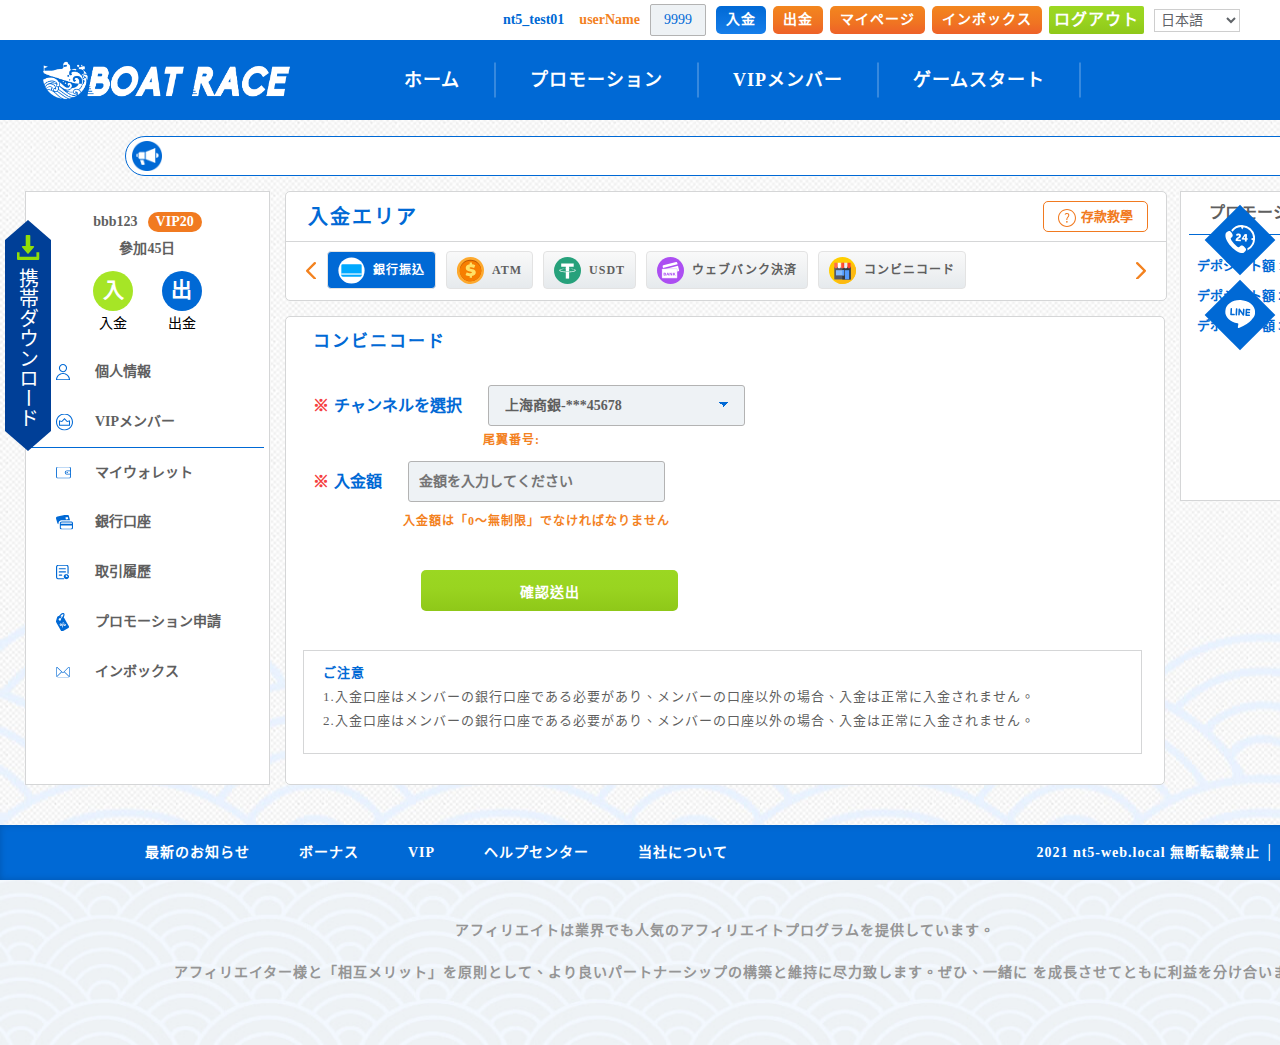
<file: html/deposit.html>
<!DOCTYPE html>
<html lang="zh-TW">
<head>
    <meta charset="UTF-8">
    <meta name="viewport" content="width=device-width, initial-scale=0.25">
    <title>Document</title>
    <link rel="stylesheet" href="../css/style.css">
    <link rel="stylesheet" href="../js/slick-1.8.1/slick/slick.css">
    <link rel="stylesheet" href="../js/slick-1.8.1/slick/slick-theme.css">
    <script src="https://code.jquery.com/jquery-3.6.0.min.js"></script>
    <script src="https://code.jquery.com/jquery-2.2.0.min.js"></script>
    <script src="../js/slick-1.8.1/slick/slick.min.js"></script>
    <script src="../js/javascript.js"></script>
</head>
<body onload="currentTime()">
    <header>
        <div class="top">
            <span class="brad">
                TONG BOU
                <span class="time"></span>
            </span>
            <ul class="user userInfo">
                <li class="loginPart">
                    <form class="loginForm">
                        <div>
                            <i></i>
                            <input type="text" placeholder="アカウントまたは携帯電話番号を入力して">
                        </div>
                        <div>
                            <i></i>
                            <input type="password"class="password_0" placeholder="パスワード">
                            <i class="forget"></i>
                        </div>
                        <button class="loginBtn" type="button">登録 </button>
                        <button class="loginPart register" onclick="window.open('./html/register.html')" type="button">ログイン</button>
                    </form>
                </li>
                <li class="infoPart">
                    <span class="lv">nt5_test01</span>
                    <span class="useRname">userName</span>
                </li>
                <li class="infoPart moneyTotal">
                    <span class="total">9999</span>
                    <i class="money_arrow"></i>
                </li>
                <li class="infoPart infoBtn active" onclick="window.location.href='./deposit.html'">
                    入金 
                </li>
                <li class="infoPart infoBtn" onclick="window.location.href='./withdrawal.html'">
                    出金 
                </li>
                <li class="infoPart infoBtn" onclick="window.location.href='./member.html'">
                    マイページ 
                </li>
                <li class="infoPart infoBtn" onclick="window.location.href='./mail.html'">
                    インボックス
                </li>
                <li class="infoPart logoutBtn" onclick="window.location.href='../index.html'">
                    ログアウト 
                </li>
                <li class="lang">
                    <select>
                        <option>日本語</option>
                        <option>简体中文</option>
                        <option>ENGLISH</option>
                        <option>繁體中文</option>
                    </select>
                </li>
            </ul>
        </div>
        <div class="gameNav">
            <div class="center">
                <img class="logo" src="../images/icon/svg/logo.svg">
                <ul>
                    <li class="menu" onclick="window.location.href='../index.html'"> ホーム </li>
                    <li class="saleBtn" onclick="window.location.href='../html/event.html'"> プロモーション </li>
                    <li class="vipBtn" onclick="window.location.href='../html/vip.html'"> VIPメンバー </li>
                    <li class="gameBtn" onclick="unlogin()"> ゲームスタート </li>
                </ul>
            </div>
        </div>
    </header>
    <div class="header"></div>
    <main>
        <div class="innerPage">
            <div class="marqueeArea">
                <div class="center">
                    <div class="marqueeWrap">
                        <i class="marquee_ic"></i>
                        <div class="marquee">
                            <pre>
                                <p>読売新聞社杯　全日本王座決定戦　開設６９周年記念</p>
                            </pre>
                        </div>
                    </div>
                </div>
            </div>
            <div class="center">
                <aside class="innerSide">
                    <div class="userInfo">
                        <div>
                            <p class="account">
                                bbb123
                                <span class="lv">VIP20</span>
                            </p>
                            <p class="days">參加45日</p>
                            <ul class="quickSelect">
                                <li onclick="window.location.href='./deposit.html'">
                                    <p class="btn active">入</p>
                                    <span>入金</span>
                                </li>
                                <li onclick="window.location.href='./withdrawal.html'">
                                    <p class="btn">出</p>
                                    <span>出金</span>
                                </li>
                            </ul>
                        </div>
                    </div>
                    <ul class="innerNav">
                        <li onclick="window.location.href='./member.html'">
                            <i class="user_ic"></i>
                            個人情報
                        </li>
                        <li onclick="window.location.href='./vip.html'">
                            <i class="vip_ic"></i>
                            VIPメンバー
                        </li>
                        <li onclick="window.location.href='./wallet.html'">
                            <i class="wallet_ic"></i>
                            マイウォレット
                        </li>
                        <li onclick="window.location.href='./bankCard.html'">
                            <i class="card_ic"></i>
                            銀行口座
                        </li>
                        <li onclick="window.location.href='./dealRecord.html'">
                            <i class="dealRecord_ic"></i>
                            取引履歷
                        </li>
                        <li onclick="window.location.href='./eventApply.html'">
                            <i class="event_ic"></i>
                            プロモーション申請
                        </li>
                        <li onclick="window.location.href='./mail.html'">
                            <i class="mail_ic"></i>
                            インボックス
                        </li>
                    </ul>
                </aside>
                <section>
                    <div class="depositWrap">
                        <div class="depositMiddle">
                            <div class="top">
                                <div class="title">
                                    入金エリア
                                    <button>
                                        <i></i>
                                        存款教學
                                    </button>
                                </div>
                                <div class="list">
                                    <i class="prev"></i>
                                    <div class="box">
                                        <ul>
                                            <li class="active">
                                                <i class="card_ic"></i>
                                                銀行振込 
                                            </li>
                                            <li>
                                                <i class="shop_ic"></i>
                                                ATM
                                            </li>
                                            <li>
                                                <i class="usdt_ic"></i>
                                                USDT
                                            </li>
                                            <li>
                                                <i class="card2_ic"></i>
                                                ウェブバンク決済 
                                            </li>
                                            <li>
                                                <i class="vp_ic"></i>
                                                コンビニコード
                                            </li>
                                        </ul>
                                    </div>
                                    <i class="next"></i>
                                </div>
                            </div>
                            <div class="bottom bank display">
                                <p class="title"> コンビニコード </p>
                                <div class="content">
                                    <form>
                                        <div class="row">
                                            <i>※</i>
                                            チャンネルを選択
                                            <select>
                                                <option>上海商銀-***45678</option>
                                            </select>
                                            <p class="remind-1">尾翼番号:</p>
                                        </div>
                                        <div class="row">
                                            <i>※</i>
                                            入金額 
                                            <input type="text"placeholder="金額を入力してください">
                                            <p class="remind">入金額は「0〜無制限」でなければなりません</p>
                                        </div>
                                        <button type="button">確認送出</button>
                                    </form>
                                    <div class="remindBox">
                                        <div class="title">ご注意</div>
                                        <div>1.入金口座はメンバーの銀行口座である必要があり、メンバーの口座以外の場合、入金は正常に入金されません。</div>
                                        <div>2.入金口座はメンバーの銀行口座である必要があり、メンバーの口座以外の場合、入金は正常に入金されません。</div>
                                    </div>
                                </div>
                            </div>
                            <div class="bottom confirm">
                                <p class="title">銀行振込</p>
                                <div class="content">
                                    <div class="confin_box">
                                        <span>下記の口座に入金</span>
                                        <div class="confin_number">
                                            <div class="number_num1">銀行</div>
                                            <div class="number_num">測試銀行-分行</div>
                                        </div>
                                        <div class="confin_number">
                                            <div class="number_num1">口座番号</div>
                                            <div class="number_num">852852</div>
                                            <button> クリックしてコピー </button>
                                        </div>
                                        <div class="confin_number">
                                            <div class="number_num1">口座名義(カタカナ)</div>
                                            <div class="number_num">AZGGG</div>
                                            <button> クリックしてコピー </button>
                                        </div>
                                        <div class="confin_number">
                                            <div class="number_num1">金額</div>
                                            <div class="number_num">100</div>
                                            <button>クリックしてコピー</button>
                                        </div>
                                    <button>送金しました</button>
                                    </div>
                                    <div class="remindBox">
                                        <div class="title">ご注意</div>
                                        <div>1.入金口座はメンバーの銀行口座である必要があり、メンバーの口座以外の場合、入金は正常に入金されません。</div>
                                        <div>2.入金口座はメンバーの銀行口座である必要があり、メンバーの口座以外の場合、入金は正常に入金されません。</div>
                                    </div>
                                </div>
                            </div>
                            <div class="bottom atm">
                                <p class="title">ATM</p>
                                <div class="content">
                                    <form>
                                        <div class="row">
                                            <i>※</i>
                                            チャンネルを選択
                                            <select>
                                                <option>虛擬帳號</option>
                                            </select>
                                            <p class="remind-1">尾翼番号:</p>
                                        </div>
                                        <div class="row">
                                            <i>※</i>
                                            入金額 
                                            <input type="text"placeholder="金額を入力してください">
                                            <p class="remind">入金額は「0〜無制限」でなければなりません</p>
                                        </div>
                                        <button>確認送出</button>
                                    </form>
                                    <div class="remindBox">
                                        <div class="title">ご注意</div>
                                        <div>1.入金口座はメンバーの銀行口座である必要があり、メンバーの口座以外の場合、入金は正常に入金されません。</div>
                                        <div>2.入金口座はメンバーの銀行口座である必要があり、メンバーの口座以外の場合、入金は正常に入金されません。</div>
                                    </div>
                                </div>
                            </div>
                            <div class="bottom usdt">
                                <p class="title">USDT</p>
                                <div class="content">
                                    <form>
                                        <div class="row">
                                            <i>※</i>
                                            チャンネルを選択
                                            <select>
                                                <option>JP付測試</option>
                                            </select>
                                            <p class="remind-1">尾翼番号:</p>
                                        </div>
                                        <div class="row">
                                            <i>※</i>
                                            入金額 
                                            <input type="text"placeholder="金額を入力してください">
                                            <p class="remind">入金額は「0〜無制限」でなければなりません</p>
                                        </div>
                                        <button>確認送出</button>
                                    </form>
                                    <div class="remindBox">
                                        <div class="title">ご注意</div>
                                        <div>1.入金口座はメンバーの銀行口座である必要があり、メンバーの口座以外の場合、入金は正常に入金されません。</div>
                                        <div>2.入金口座はメンバーの銀行口座である必要があり、メンバーの口座以外の場合、入金は正常に入金されません。</div>
                                    </div>
                                </div>
                            </div>
                            <div class="bottom purple">
                                <p class="title">ウェブバンク決済</p>
                                <div class="content">
                                    <form>
                                        <div class="row">
                                            <i>※</i>
                                            チャンネルを選択
                                            <select>
                                                <option>綠界</option>
                                            </select>
                                            <p class="remind-1">尾翼番号:</p>
                                        </div>
                                        <div class="row">
                                            <i>※</i>
                                            入金額 
                                            <input type="text"placeholder="金額を入力してください">
                                            <p class="remind">入金額は「0〜無制限」でなければなりません</p>
                                        </div>
                                        <button>確認送出</button>
                                    </form>
                                    <div class="remindBox">
                                        <div class="title">ご注意</div>
                                        <div>1.入金口座はメンバーの銀行口座である必要があり、メンバーの口座以外の場合、入金は正常に入金されません。</div>
                                        <div>2.入金口座はメンバーの銀行口座である必要があり、メンバーの口座以外の場合、入金は正常に入金されません。</div>
                                    </div>
                                </div>
                            </div>
                            <div class="bottom shop">
                                <p class="title">コンビニコード</p>
                                <div class="content">
                                    <form>
                                        <div class="row">
                                            <i>※</i>
                                            チャンネルを選択
                                            <select>
                                                <option>存款測試用</option>
                                            </select>
                                            <p class="remind-1">尾翼番号:</p>
                                        </div>
                                        <div class="row">
                                            <i>※</i>
                                            入金額 
                                            <input type="text"placeholder="金額を入力してください">
                                            <p class="remind">入金額は「0〜無制限」でなければなりません</p>
                                        </div>
                                        <button>確認送出</button>
                                    </form>
                                    <div class="remindBox">
                                        <div class="title">ご注意</div>
                                        <div>1.入金口座はメンバーの銀行口座である必要があり、メンバーの口座以外の場合、入金は正常に入金されません。</div>
                                        <div>2.入金口座はメンバーの銀行口座である必要があり、メンバーの口座以外の場合、入金は正常に入金されません。</div>
                                    </div>
                                </div>
                            </div>
                        </div>
                        <aside class="rightSide">
                            <div class="smallBoard">
                                <div class="title">
                                プロモーション
                                    <p class="more" onclick="window.location.href='./dealRecord.html'">                                    
                                    もっと                                       
                                    <i class="arrow"></i>
                                    </p>
                                </div>
                                <ul>
                                    <li>デポジット額  100
                                        <div class="scss_in">
                                            レビュー中
                                        </div>
                                    </li>
                                    <li>デポジット額  200
                                        <div class="scss">
                                            成功
                                        </div>
                                    </li>
                                    <li>デポジット額  300
                                        <div class="not_scss">
                                            失敗しました
                                        </div>
                                    </li>
                                </ul>
                            </div>
                        </aside>
                    </div>
                </section>
            </div>
        </div>
    </main>
    <nav class="sideBar">
        <p class="download" a href="#">
            <i></i>
            携帯ダウンロード
        </p>
        <ul class="rightSide">
            <li class="callCenter" a href="#"><i></i></li>
            <li class="line" a href="#"><i></i></li>
        </ul>
    </nav>
    <footer>
        <div class="footerList">
            <div class="center">
                <ul>
                    <li class="title openNews">最新のお知らせ </li>
                    <li class="title" onclick="window.location.href='../html/event.html'">ボーナス</li>
                    <li class="title" onclick="window.location.href='../html/vip.html'">VIP</li>
                    <li class="title" onclick="window.location.href='../html/help.html'">ヘルプ​センター</li>
                    <li class="title" onclick="window.location.href='../html/help.html'">当社について</li>
                    <li class="pright">2021 nt5-web.local 無断転載禁止 │ 18+</li>
                </ul>
            </div>
            <div class="footer-site"><div class="center-wrap"><pre>アフィリエイトは業界でも人気のアフィリエイトプログラムを提供しています。
                アフィリエイター様と「相互メリット」を原則として、より良いパートナーシップの構築と維持に尽力致します。ぜひ、一緒に を成長させてともに利益を分け合いましょう。</pre></div>
            </div>
        </div>
    </footer>
    <div class="filter">
        <div class="jumpWindow news">
            <div class="title">
                <p>最新のお知らせ</p>
                <i class="close_ic"></i>
            </div>
            <ul class="nav">
                <li class="hot active">人気</li>
                <li class="normal">一般的</li>
                <li class="deposit">保証金</li>
            </ul>
            <ul class="content forHot display">
                <li>
                    <div>
                        <p class="text">アナウンステスト</p>
                        <!-- <p class="date">2021/09/26</p> -->
                    </div>
                </li>
                <li>
                    <div>
                        <p class="text">アナウンステスト</p>
                        <!-- <p class="date">2021/09/26</p> -->
                    </div>
                </li>
                <li>
                    <div>
                        <p class="text">アナウンステスト</p>
                        <!-- <p class="date">2021/09/26</p> -->
                    </div>
                </li>
            </ul>
            <ul class="content forNormal">
                <li>
                    <div>
                        <p class="text">アナウンステスト</p>
                        <!-- <p class="date">2021/09/26</p> -->
                    </div>
                </li>
                <li>
                    <div>
                        <p class="text">アナウンステスト</p>
                        <!-- <p class="date">2021/09/26</p> -->
                    </div>
                </li>
            </ul>
            <ul class="content forDeposit">
                <li>
                    <div>
                        <p class="text">アナウンステスト</p>
                        <!-- <p class="date">2021/09/26</p> -->
                    </div>
                </li>
            </ul>
        </div>
        <!-- <div class="jumpWindow loginWIndow display">
            <div class="title">
                <p> ヒント </p>
                <i class="close_ic"></i>
            </div>
            <form>
                <p>銀行口座を使用する前に、銀行カード情報を入カしてください</p>
                <button class="close" type="button">確認</button>
            </form>
        </div> -->
    </div>
</body>
</html>
</file>
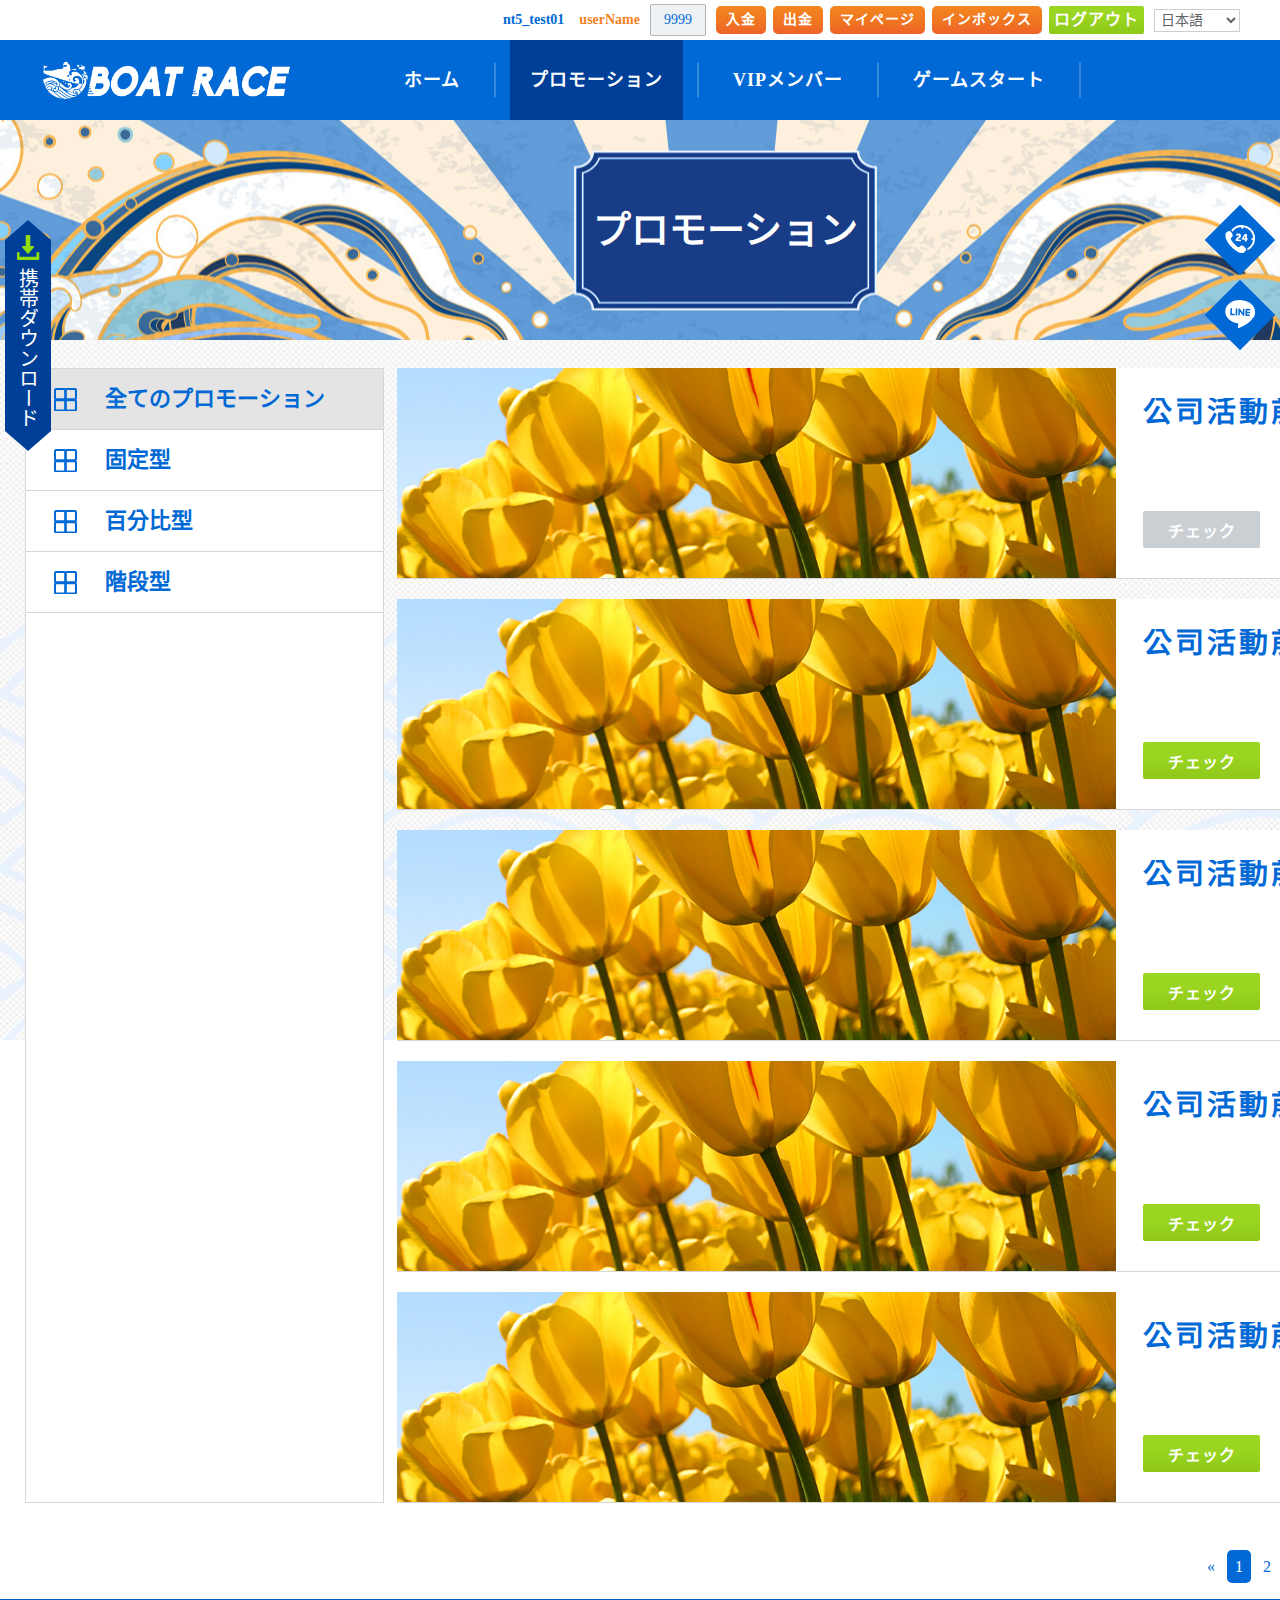
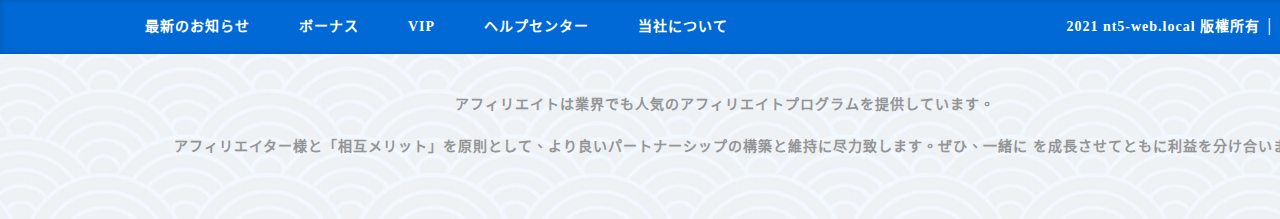
<file: html/event.html>
<!DOCTYPE html>
<html lang="zh-TW">
<head>
    <meta charset="UTF-8">
    <meta name="viewport" content="width=device-width, initial-scale=0.25">
    <title>Document</title>
    <link rel="stylesheet" href="../css/style.css">
    <link rel="stylesheet" href="../js/slick-1.8.1/slick/slick.css">
    <link rel="stylesheet" href="../js/slick-1.8.1/slick/slick-theme.css">
    <script src="https://code.jquery.com/jquery-3.6.0.min.js"></script>
    <script src="https://code.jquery.com/jquery-2.2.0.min.js"></script>
    <script src="../js/slick-1.8.1/slick/slick.min.js"></script>
    <script src="../js/javascript.js"></script>
</head>
<body onload="currentTime()">
    <header>
        <div class="top">
            <span class="brad"></span>
            <ul class="user userInfo">
                <li class="loginPart">
                    <form class="loginForm">
                        <div>
                            <i></i>
                            <input type="text" placeholder="アカウントまたは携帯電話番号を入力して">
                        </div>
                        <div>
                            <i></i>
                            <input type="password"class="password_0" placeholder="パスワード">
                        </div>
                        <button class="loginBtn" type="button">登録 </button>
                        <button class="loginPart register" onclick="window.open('./html/register.html')" type="button">ログイン</button>
                        <div class="forget-box">
                            <i class="forget"></i>
                            <div class=" forget-password"> パスワードをお忘れの方 </div>
                        </div>
                    </form>
                </li>
                <li class="infoPart">
                    <span class="lv">nt5_test01</span>
                    <span class="useRname">userName</span>
                </li>
                <li class="infoPart moneyTotal">
                    <span class="total">9999</span>
                    <i class="money_arrow"></i>
                </li>
                <li class="infoPart infoBtn" onclick="window.location.href='./deposit.html'">
                    入金 
                </li>
                <li class="infoPart infoBtn" onclick="window.location.href='./withdrawal.html'">
                    出金 
                </li>
                <li class="infoPart infoBtn" onclick="window.location.href='./member.html'">
                    マイページ 
                </li>
                <li class="infoPart infoBtn" onclick="window.location.href='./mail.html'">
                    インボックス
                </li>
                <li class="infoPart logoutBtn" onclick="window.location.href='../index.html'">
                    ログアウト 
                </li>
                <li class="lang">
                    <select>
                        <option>日本語</option>
                        <option>简体中文</option>
                        <option>ENGLISH</option>
                        <option>繁體中文</option>
                    </select>
                </li>
            </ul>
        </div>
        <div class="gameNav">
            <div class="center">
                <img class="logo" src="../images/icon/svg/logo.svg">
                <ul>
                    <li class="menu" onclick="window.location.href='../index.html'"> ホーム </li>
                    <li class="saleBtn active" onclick="window.location.href='./event.html'"> プロモーション </li>
                    <li class="vipBtn" onclick="window.location.href='./vip.html'"> VIPメンバー </li>
                    <li class="gameBtn" onclick="window.open('http://race-web.race99.net/events/bet3t')"> ゲームスタート </li>
                </ul>
            </div>
        </div>
    </header>
    <div class="header"></div>
    <main>
        <div class="eventWrap">
            <div class="eventTitle">
                <p> プロモーション </p>
            </div>
            <div class="eventBody">
                <div class="side">
                    <ul>
                        <li class="active">
                            <i class="event_ic"></i>
                            <span>全てのプロモーション</span>
                        </li>
                        <li>
                            <i class="event_ic"></i>
                            <span>固定型</span>
                        </li>
                        <li>
                            <i class="event_ic"></i>
                            <span>百分比型</span>
                        </li>
                        <li>
                            <i class="event_ic"></i>
                            <span>階段型</span>
                        </li>
                    </ul>
                </div>
                <div class="eventList display">
                    <div class="eventBox">
                        <div class="imgBox">
                            <img src="../images/eventImg.jpeg">
                        </div>
                        <ul>
                            <li class="title">公司活動前派固定型</li>
                            <li class="btnBox">
                                <button class="disabled"> チェック </button>
                            </li>
                        </ul>
                    </div>
                    <div class="eventBox">
                        <div class="imgBox">
                            <img src="../images/eventImg.jpeg">
                        </div>
                        <ul>
                            <li class="title">公司活動前派固定型</li>
                            <li class="btnBox">
                                <button> チェック </button>
                            </li>
                        </ul>
                    </div>
                    <div class="eventBox">
                        <div class="imgBox">
                            <img src="../images/eventImg.jpeg">
                        </div>
                        <ul>
                            <li class="title">公司活動前派固定型</li>
                            <li class="btnBox">
                                <button> チェック </button>
                            </li>
                        </ul>
                    </div>
                    <div class="eventBox">
                        <div class="imgBox">
                            <img src="../images/eventImg.jpeg">
                        </div>
                        <ul>
                            <li class="title">公司活動前派固定型</li>
                            <li class="btnBox">
                                <button> チェック </button>
                            </li>
                        </ul>
                    </div>
                    <div class="eventBox">
                        <div class="imgBox">
                            <img src="../images/eventImg.jpeg">
                        </div>
                        <ul>
                            <li class="title">公司活動前派固定型</li>
                            <li class="btnBox">
                                <button> チェック </button>
                            </li>
                        </ul>
                    </div>
                </div>
                <div class="eventDetail">
                    <div class="title">
                        <p>公司活動前派固定型</p>
                        <button class="back">
                            <i class="back_ic"></i>
                            リストに戻る 
                        </button>
                    </div>
                    <div class="imgBox">
                        <img src="../images/eventImg.jpeg">
                    </div>
                    <div class="date">
                        <span class="dateTitle">活動時間</span>
                        <span>不限制</span>
                    </div>
                    <div class="info">
                        <p class="infoTitle">參加辦法</p>
                        <p>公司活動前派固定型，滿100流水送1000 限領3 周期每日11:40</p>
                    </div>
                    <div class="detailFooter"></div>
                </div>
            </div>
            <div class="pagebox">
                <ul class="pagination btnround">
                    <li>
                        <a href="#">«</a>
                    </li>
                    <li>
                        <a href="#" class="active">1</a>
                    </li>
                    <li> 
                        <li><a href="#">2</a></li>
                    </li>
                    <li><a href="#">3</a></li>
                    <li><a href="#">»</a></li>
                </ul>
            </div>
        </div>
    </main>
    <nav class="sideBar">
        <p class="download" a href="#">
            <i></i>
            携帯ダウンロード
        </p>
        <ul class="rightSide">
            <li class="callCenter" a href="#"><i></i></li>
            <li class="line" a href="#"><i></i></li>
        </ul>
    </nav>
    <footer>
        <div class="footerList">
            <div class="center">
                <ul>
                    <li class="title openNews">最新のお知らせ </li>
                    <li class="title" onclick="window.location.href='../html/event.html'">ボーナス</li>
                    <li class="title" onclick="window.location.href='../html/vip.html'">VIP</li>
                    <li class="title" onclick="window.location.href='../html/help.html'">ヘルプ​センター</li>
                    <li class="title" onclick="window.location.href='../html/help.html'">当社について</li>
                    <li class="pright">2021 nt5-web.local 版權所有 │ 18+</li>
                </ul>
            </div>
            <div class="footer-site"><div class="center-wrap"><pre>アフィリエイトは業界でも人気のアフィリエイトプログラムを提供しています。
                アフィリエイター様と「相互メリット」を原則として、より良いパートナーシップの構築と維持に尽力致します。ぜひ、一緒に を成長させてともに利益を分け合いましょう。</pre></div>
            </div>
        </div>
    </footer>
    <div class="filter">
        <div class="jumpWindow loginWIndow">
            <div class="title">
                <p> ヒント </p>
                <i class="close_ic"></i>
            </div>
            <form>
                <p>先にログインください</p>
                <button> 確認 </button>
            </form>
        </div>
        <div class="jumpWindow forgetPassword">
            <div class="title">
                <p>忘記密碼</p>
                <i class="close_ic"></i>
            </div>
            <form>
                <input type="text" placeholder="請輸入您的手機號碼">
                <button>重置密碼</button>
                <p>我們將發送新的密碼到您的手機，請查收簡訊</p>
            </form>
        </div>
        <div class="jumpWindow news">
            <div class="title">
                <p>最新のお知らせ</p>
                <i class="close_ic"></i>
            </div>
            <ul class="nav">
                <li class="hot active">人気</li>
                <li class="normal">一般的</li>
                <li class="deposit">保証金</li>
            </ul>
            <ul class="content forHot display">
                <li>
                    <div>
                        <p class="text">アナウンステスト</p>
                        <!-- <p class="date">2021/09/26</p> -->
                    </div>
                </li>
                <li>
                    <div>
                        <p class="text">アナウンステスト</p>
                        <!-- <p class="date">2021/09/26</p> -->
                    </div>
                </li>
                <li>
                    <div>
                        <p class="text">アナウンステスト</p>
                        <!-- <p class="date">2021/09/26</p> -->
                    </div>
                </li>
            </ul>
            <ul class="content forNormal">
                <li>
                    <div>
                        <p class="text">アナウンステスト</p>
                        <!-- <p class="date">2021/09/26</p> -->
                    </div>
                </li>
                <li>
                    <div>
                        <p class="text">アナウンステスト</p>
                        <!-- <p class="date">2021/09/26</p> -->
                    </div>
                </li>
            </ul>
            <ul class="content forDeposit">
                <li>
                    <div>
                        <p class="text">アナウンステスト</p>
                        <!-- <p class="date">2021/09/26</p> -->
                    </div>
                </li>
            </ul>
        </div>
    </div>
</body>
</html>
</file>
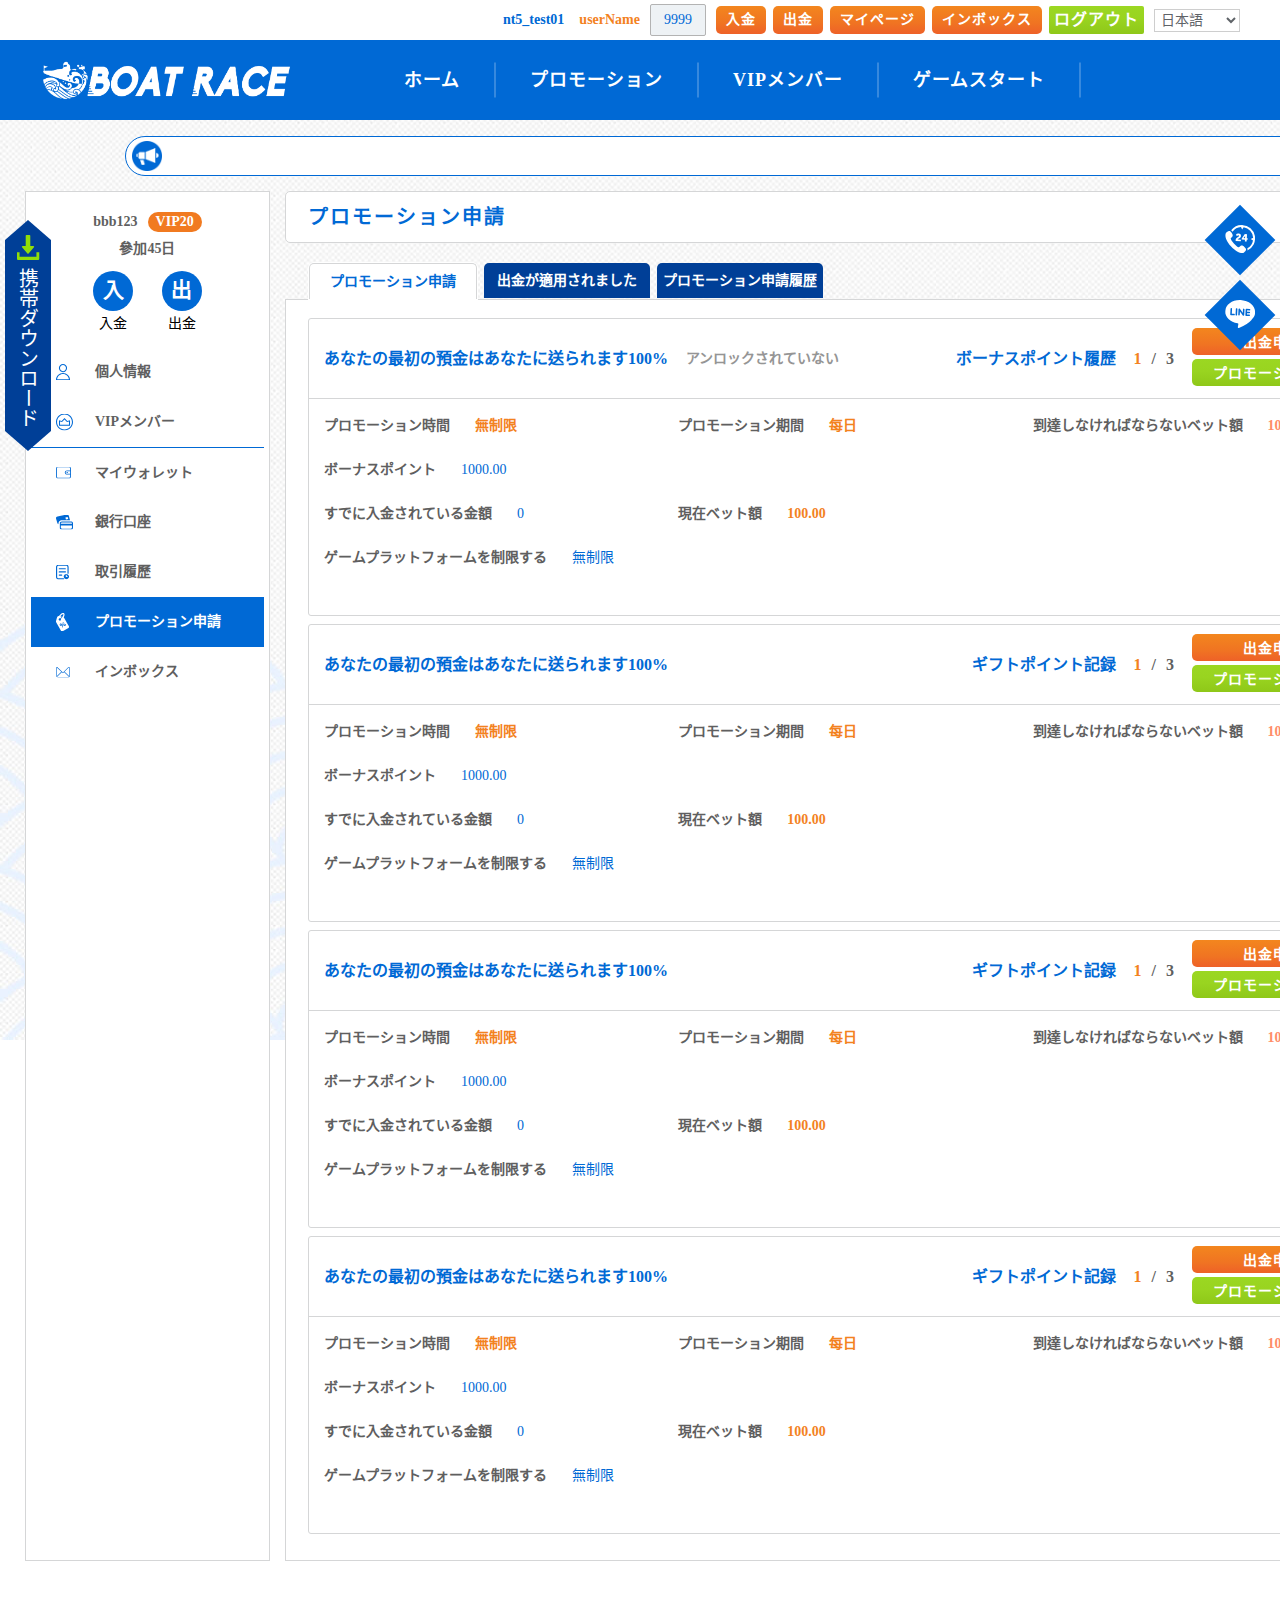
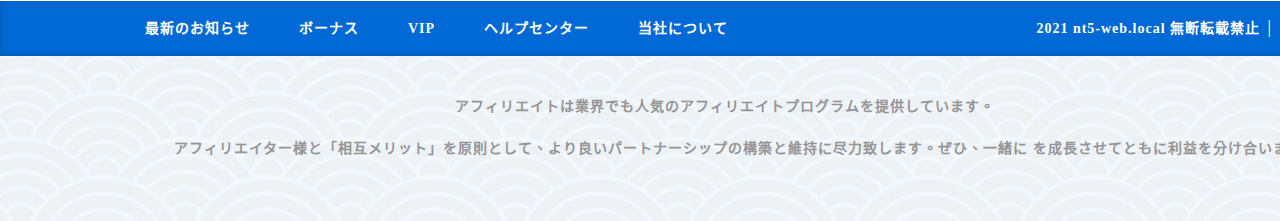
<file: html/eventApply.html>
<!DOCTYPE html>
<html lang="zh-TW">
<head>
    <meta charset="UTF-8">
    <meta name="viewport" content="width=device-width, initial-scale=0.25">
    <title>Document</title>
    <link rel="stylesheet" href="../css/style.css">
    <link rel="stylesheet" href="../js/slick-1.8.1/slick/slick.css">
    <link rel="stylesheet" href="../js/slick-1.8.1/slick/slick-theme.css">
    <script src="https://code.jquery.com/jquery-3.6.0.min.js"></script>
    <script src="https://code.jquery.com/jquery-2.2.0.min.js"></script>
    <script src="../js/slick-1.8.1/slick/slick.min.js"></script>
    <script src="../js/javascript.js"></script>
</head>
<body onload="currentTime()">
    <header>
        <div class="top">
            <span class="brad">
                TONG BOU
                <span class="time"></span>
            </span>
            <ul class="user userInfo">
                <li class="loginPart">
                    <form class="loginForm">
                        <div>
                            <i></i>
                            <input type="text" placeholder="アカウントまたは携帯電話番号を入力して">
                        </div>
                        <div>
                            <i></i>
                            <input type="password"class="password_0" placeholder="パスワード">
                            <i class="forget"></i>
                        </div>
                        <button class="loginBtn" type="button">登録 </button>
                        <button class="loginPart register" onclick="window.open('./html/register.html')" type="button">ログイン</button>
                    </form>
                </li>
                <li class="infoPart">
                    <span class="lv">nt5_test01</span>
                    <span class="useRname">userName</span>
                </li>
                <li class="infoPart moneyTotal">
                    <span class="total">9999</span>
                    <i class="money_arrow"></i>
                </li>
                <li class="infoPart infoBtn" onclick="window.location.href='./deposit.html'">
                    入金 
                </li>
                <li class="infoPart infoBtn" onclick="window.location.href='./withdrawal.html'">
                    出金 
                </li>
                <li class="infoPart infoBtn" onclick="window.location.href='./member.html'">
                    マイページ 
                </li>
                <li class="infoPart infoBtn" onclick="window.location.href='./mail.html'">
                    インボックス
                </li>
                <li class="infoPart logoutBtn" onclick="window.location.href='../index.html'">
                    ログアウト 
                </li>
                <li class="lang">
                    <select>
                        <option>日本語</option>
                        <option>简体中文</option>
                        <option>ENGLISH</option>
                        <option>繁體中文</option>
                    </select>
                </li>
            </ul>
        </div>
        <div class="gameNav">
            <div class="center">
                <img class="logo" src="../images/icon/svg/logo.svg">
                <ul>
                    <li class="menu" onclick="window.location.href='../index.html'"> ホーム </li>
                    <li class="saleBtn" onclick="window.location.href='../html/event.html'"> プロモーション </li>
                    <li class="vipBtn" onclick="window.location.href='../html/vip.html'"> VIPメンバー </li>
                    <li class="gameBtn" onclick="unlogin()"> ゲームスタート </li>
                </ul>
            </div>
        </div>
    </header>
    <div class="header"></div>
    <main>
        <div class="innerPage">
            <div class="marqueeArea">
                <div class="center">
                    <div class="marqueeWrap">
                        <i class="marquee_ic"></i>
                        <div class="marquee">
                            <pre>
                                <p>読売新聞社杯　全日本王座決定戦　開設６９周年記念</p>
                            </pre>
                        </div>
                    </div>
                </div>
            </div>
            <div class="center">
                <aside class="innerSide">
                    <div class="userInfo">
                        <div>
                            <p class="account">
                                bbb123
                                <span class="lv">VIP20</span>
                            </p>
                            <p class="days">參加45日</p>
                            <ul class="quickSelect">
                                <li onclick="window.location.href='./deposit.html'">
                                    <p class="btn">入</p>
                                    <span>入金</span>
                                </li>
                                <li onclick="window.location.href='./withdrawal.html'">
                                    <p class="btn">出</p>
                                    <span>出金</span>
                                </li>
                            </ul>
                        </div>
                    </div>
                    <ul class="innerNav">
                        <li onclick="window.location.href='./member.html'">
                            <i class="user_ic"></i>
                            個人情報
                        </li>
                        <li onclick="window.location.href='./vip.html'">
                            <i class="vip_ic"></i>
                            VIPメンバー
                        </li>
                        <li onclick="window.location.href='./wallet.html'">
                            <i class="wallet_ic"></i>
                            マイウォレット
                        </li>
                        <li onclick="window.location.href='./bankCard.html'">
                            <i class="card_ic"></i>
                            銀行口座
                        </li>
                        <li onclick="window.location.href='./dealRecord.html'">
                            <i class="dealRecord_ic"></i>
                            取引履歷
                        </li>
                        <li class="active" onclick="window.location.href='./eventApply.html'">
                            <i class="event_ic"></i>
                            プロモーション申請
                        </li>
                        <li onclick="window.location.href='./mail.html'">
                            <i class="mail_ic"></i>
                            インボックス
                        </li>
                    </ul>
                </aside>
                <section>
                    <div class="eventWrap">
                        <div class="title">
                            <h1>プロモーション申請</h1>
                        </div>
                        <div class="eventMiddle">
                            <ul class="tabs">
                                <li class="active">プロモーション申請</li>
                                <li> 出金が適用されました </li>
                                <li> プロモーション申請履歴 </li>
                            </ul>
                            <div class="eventBox display">
                                <ul>
                                    <li>
                                        <div class="header">
                                            <div>
                                                <p class="first">あなたの最初の預金はあなたに送られます100%</p>
                                                <p class="head">アンロックされていない</p>
                                            </div>
                                            <div>
                                                <p class="first">ボーナスポイント履歷</p>
                                                <p>
                                                    <span class="now">1</span>
                                                    <span class="split">/</span>
                                                    <span>3</span>
                                                </p>
                                                <div class="button-box">
                                                    <button class="apply"> 出金申請する </button>
                                                    <button class="check"> プロモーションを見る </button>
                                                </div>
                                               
                                            </div>
                                        </div>
                                        <div class="content">
                                            <ul>
                                                <li>
                                                    <p class="smallTitle">プロモーション時間</p>
                                                    <p>無制限</p>
                                                </li>
                                                <li>
                                                    <p class="smallTitle">プロモーション期間</p>
                                                    <p>每日</p>
                                                </li>
                                                <li>
                                                    <p class="smallTitle">到達しなければならないベット額</p>
                                                    <p class="cur">100.00</p>
                                                </li>
                                            </ul>
                                            <ul>
                                                <li>
                                                    <p class="smallTitle">ボーナスポイント</p>
                                                    <span>1000.00</span>
                                                </li>
                                            </ul>
                                            <ul>
                                                <li>
                                                    <p class="smallTitle">すでに入金されている金額</p>
                                                    <span>0</span>
                                                </li>
                                                <li>
                                                    <p class="smallTitle">現在ベット額</p>
                                                    <p>100.00</p>
                                                </li>
                                            </ul>
                                            <ul>
                                                <li>
                                                    <p class="smallTitle">ゲームプラットフォームを制限する</p>
                                                    <span>無制限</span>
                                                </li>
                                            </ul>
                                        </div>
                                    </li>
                                    <li>
                                        <div class="header">
                                            <div>
                                                <p class="first">あなたの最初の預金はあなたに送られます100%</p>
                                            </div>
                                            <div>
                                                <p class="first">ギフトポイント記録</p>
                                                <p>
                                                    <span class="now">1</span>
                                                    <span class="split">/</span>
                                                    <span>3</span>
                                                </p>
                                                <div class="button-box">
                                                    <button class="apply"> 出金申請する </button>
                                                    <button class="check"> プロモーションを見る </button>
                                                </div>
                                            </div>
                                        </div>
                                        <div class="content">
                                            <ul>
                                                <li>
                                                    <p class="smallTitle">プロモーション時間</p>
                                                    <p>無制限</p>
                                                </li>
                                                <li>
                                                    <p class="smallTitle">プロモーション期間</p>
                                                    <p>每日</p>
                                                </li>
                                                <li>
                                                    <p class="smallTitle">到達しなければならないベット額</p>
                                                    <p class="cur">100.00</p>
                                                </li>
                                            </ul>
                                            <ul>
                                                <li>
                                                    <p class="smallTitle">ボーナスポイント</p>
                                                    <span>1000.00</span>
                                                </li>
                                            </ul>
                                            <ul>
                                                <li>
                                                    <p class="smallTitle">すでに入金されている金額</p>
                                                    <span>0</span>
                                                </li>
                                                <li>
                                                    <p class="smallTitle">現在ベット額</p>
                                                    <p>100.00</p>
                                                </li>
                                            </ul>
                                            <ul>
                                                <li>
                                                    <p class="smallTitle">ゲームプラットフォームを制限する</p>
                                                    <span>無制限</span>
                                                </li>
                                            </ul>
                                        </div>
                                    </li>
                                    <li>
                                        <div class="header">
                                            <div>
                                                <p class="first">あなたの最初の預金はあなたに送られます100%</p>
                                            </div>
                                            <div>
                                                <p class="first">ギフトポイント記録</p>
                                                <p>
                                                    <span class="now">1</span>
                                                    <span class="split">/</span>
                                                    <span>3</span>
                                                </p>
                                                <div class="button-box">
                                                    <button class="apply"> 出金申請する </button>
                                                    <button class="check"> プロモーションを見る </button>
                                                </div>
                                            </div>
                                        </div>
                                        <div class="content">
                                            <ul>
                                                <li>
                                                    <p class="smallTitle">プロモーション時間</p>
                                                    <p>無制限</p>
                                                </li>
                                                <li>
                                                    <p class="smallTitle">プロモーション期間</p>
                                                    <p>每日</p>
                                                </li>
                                                <li>
                                                    <p class="smallTitle">到達しなければならないベット額</p>
                                                    <p class="cur">100.00</p>
                                                </li>
                                            </ul>
                                            <ul>
                                                <li>
                                                    <p class="smallTitle">ボーナスポイント</p>
                                                    <span>1000.00</span>
                                                </li>
                                            </ul>
                                            <ul>
                                                <li>
                                                    <p class="smallTitle">すでに入金されている金額</p>
                                                    <span>0</span>
                                                </li>
                                                <li>
                                                    <p class="smallTitle">現在ベット額</p>
                                                    <p>100.00</p>
                                                </li>
                                            </ul>
                                            <ul>
                                                <li>
                                                    <p class="smallTitle">ゲームプラットフォームを制限する</p>
                                                    <span>無制限</span>
                                                </li>
                                            </ul>
                                        </div>
                                    </li>
                                    <li>
                                        <div class="header">
                                            <div>
                                                <p class="first">あなたの最初の預金はあなたに送られます100%</p>
                                            </div>
                                            <div>
                                                <p class="first">ギフトポイント記録</p>
                                                <p>
                                                    <span class="now">1</span>
                                                    <span class="split">/</span>
                                                    <span>3</span>
                                                </p>
                                                <div class="button-box">
                                                    <button class="apply"> 出金申請する </button>
                                                    <button class="check"> プロモーションを見る </button>
                                                </div>
                                            </div>
                                        </div>
                                        <div class="content">
                                            <ul>
                                                <li>
                                                    <p class="smallTitle">プロモーション時間</p>
                                                    <p>無制限</p>
                                                </li>
                                                <li>
                                                    <p class="smallTitle">プロモーション期間</p>
                                                    <p>每日</p>
                                                </li>
                                                <li>
                                                    <p class="smallTitle">到達しなければならないベット額</p>
                                                    <p class="cur">100.00</p>
                                                </li>
                                            </ul>
                                            <ul>
                                                <li>
                                                    <p class="smallTitle">ボーナスポイント</p>
                                                    <span>1000.00</span>
                                                </li>
                                            </ul>
                                            <ul>
                                                <li>
                                                    <p class="smallTitle">すでに入金されている金額</p>
                                                    <span>0</span>
                                                </li>
                                                <li>
                                                    <p class="smallTitle">現在ベット額</p>
                                                    <p>100.00</p>
                                                </li>
                                            </ul>
                                            <ul>
                                                <li>
                                                    <p class="smallTitle">ゲームプラットフォームを制限する</p>
                                                    <span>無制限</span>
                                                </li>
                                            </ul>
                                        </div>
                                    </li>
                                </ul>
                            </div>
                            <div class="eventBox2">
                                <ul>
                                    <li>
                                        <div class="header">
                                            <div>
                                                <p class="first">測試</p>
                                                <p class="head">アンロックされていない</p>
                                            </div>
                                            <div>
                                                <p class="first">ボーナスポイント履歷</p>
                                                <p>
                                                    <span class="now">1</span>
                                                    <span class="split">/</span>
                                                    <span>3</span>
                                                </p>
                                                <div class="button-box">
                                                    <button class="apply"> プロモーションを見る </button>
                                                </div>
                                               
                                            </div>
                                        </div>
                                        <div class="content">
                                            <ul>
                                                <li>
                                                    <p class="smallTitle">プロモーション時間</p>
                                                    <p>無制限</p>
                                                </li>
                                                <li>
                                                    <p class="smallTitle">到達しなければならないベット額</p>
                                                    <p>1.00</p>
                                                </li>
                                                <li>
                                                    <p class="smallTitle">ボーナスポイント</p>
                                                    <p class="cur">10</p>
                                                </li>
                                            </ul>
                                            <ul>
                                                <li>
                                                    <p class="smallTitle">すでに入金されている金額</p>
                                                    <span>0</span>
                                                </li>
                                                <li>
                                                    <p class="smallTitle">現在ベット額</p>
                                                    <span>0</span>
                                                </li>
                                                <li>
                                                    <p class="smallTitle">現時点で請求できるボーナスポイント</p>
                                                    <span>10.00</span>
                                                </li>
                                            </ul>
                                            <ul>
                                                <li>
                                                    <p class="smallTitle">ゲームプラットフォームを制限する</p>
                                                    <span>無制限</span>
                                                </li>
                                                <li>
                                                    <p class="smallTitle">現在ベット額</p>
                                                    <p>100.00</p>
                                                </li>
                                            </ul>
                                        </div>
                                    </li>
                                    <li>
                                        <div class="header">
                                            <div>
                                                <p class="first">測試</p>
                                                <p class="head">アンロックされていない</p>
                                            </div>
                                            <div>
                                                <p class="first">ボーナスポイント履歷</p>
                                                <p>
                                                    <span class="now">1</span>
                                                    <span class="split">/</span>
                                                    <span>3</span>
                                                </p>
                                                <div class="button-box">
                                                    <button class="apply"> プロモーションを見る </button>
                                                </div>
                                               
                                            </div>
                                        </div>
                                        <div class="content">
                                            <ul>
                                                <li>
                                                    <p class="smallTitle">プロモーション時間</p>
                                                    <p>無制限</p>
                                                </li>
                                                <li>
                                                    <p class="smallTitle">到達しなければならないベット額</p>
                                                    <p>1.00</p>
                                                </li>
                                                <li>
                                                    <p class="smallTitle">ボーナスポイント</p>
                                                    <p class="cur">10</p>
                                                </li>
                                            </ul>
                                            <ul>
                                                <li>
                                                    <p class="smallTitle">すでに入金されている金額</p>
                                                    <span>0</span>
                                                </li>
                                                <li>
                                                    <p class="smallTitle">現在ベット額</p>
                                                    <span>0</span>
                                                </li>
                                                <li>
                                                    <p class="smallTitle">現時点で請求できるボーナスポイント</p>
                                                    <span>10.00</span>
                                                </li>
                                            </ul>
                                            <ul>
                                                <li>
                                                    <p class="smallTitle">ゲームプラットフォームを制限する</p>
                                                    <span>無制限</span>
                                                </li>
                                                <li>
                                                    <p class="smallTitle">現在ベット額</p>
                                                    <p>100.00</p>
                                                </li>
                                            </ul>
                                        </div>
                                    </li>
                                </ul>
                            </div>
                            <div class="eventRecord">
                                <div class="recordWrap">
                                    <div class="search">
                                        <form>
                                            <div class="bigBox">
                                                <div class="inputBox">
                                                    <div class="row">
                                                        <div class="smallTitle">タイプ</div>
                                                        <div class="fakeInput">
                                                            <select>
                                                                <option>全て</option>
                                                                <option>試験に合格</option>
                                                                <option>キャンセル</option>
                                                                <option>監査に合格しなかった</option>
                                                                <option>待っている</option>
                                                                <option>レビュー中</option>
                                                            </select>
                                                        </div>
                                                    </div>
                                                    <div class="row">
                                                        <div class="smallTitle">日期</div>
                                                        <div class="fakeInput">
                                                            <input type="date">
                                                        </div>
                                                    </div>
                                                </div>
                                            </div>
                                            <div class="dateBtnBox">
                                                <button>昨日</button>
                                                <button class="active">今日</button>
                                                <button>今週</button>
                                                <button>今月</button>
                                            </div>
                                            <div class="checkBtn">
                                                <button>お問い合わせ</button>
                                            </div>
                                        </form>
                                    </div>
                                    <div class="tableWrap">
                                        <p class="tableTitle">プロモーション申請履歴</p>
                                        <table>
                                            <tr>
                                                <th>申請日</th>
                                                <th>プロモーション名</th>
                                                <th>ベット額</th>
                                                <th>現在ベット額</th>
                                                <th>ボーナスポイント</th>
                                                <th>パーセンテージ</th>
                                                <th>最大ボーナスポイント</th>
                                                <th>最小のベット額</th>
                                                <th>ステータス</th>
                                                <th>理由</th>
                                            </tr>
                                            <tr>
                                                <td>2022-01-24 14:36:09</td>
                                                <td>テストオファータスク11</td>
                                                <td>1.00</td>
                                                <td>0.0000</td>
                                                <td>10.00</td>
                                                <td>-</td>
                                                <td>-</td>
                                                <td>-</td>
                                                <td>審查中</td>
                                                <td>-</td>
                                            </tr>
                                        </table>
                                        <p class="noData">現在、情報はありません</p>
                                    </div>
                                </div>
                            </div>
                        </div>
                    </div>
                </section>
            </div>
        </div>
    </main>
    <nav class="sideBar">
        <p class="download" a href="#">
            <i></i>
            携帯ダウンロード
        </p>
        <ul class="rightSide">
            <li class="callCenter" a href="#"><i></i></li>
            <li class="line" a href="#"><i></i></li>
        </ul>
    </nav>
    <footer>
        <div class="footerList">
            <div class="center">
                <ul>
                    <li class="title openNews">最新のお知らせ </li>
                    <li class="title" onclick="window.location.href='../html/event.html'">ボーナス</li>
                    <li class="title" onclick="window.location.href='../html/vip.html'">VIP</li>
                    <li class="title" onclick="window.location.href='../html/help.html'">ヘルプ​センター</li>
                    <li class="title" onclick="window.location.href='../html/help.html'">当社について</li>
                    <li class="pright">2021 nt5-web.local 無断転載禁止 │ 18+</li>
                </ul>
            </div>
            <div class="footer-site"><div class="center-wrap"><pre>アフィリエイトは業界でも人気のアフィリエイトプログラムを提供しています。
                アフィリエイター様と「相互メリット」を原則として、より良いパートナーシップの構築と維持に尽力致します。ぜひ、一緒に を成長させてともに利益を分け合いましょう。</pre></div>
            </div>
        </div>
    </footer>
    <div class="filter">
        <div class="jumpWindow betWindow sportGame01">
            <i class="close_ic"></i>
            <div class="betTitle">36588</div>
            <form>
                <div class="row">
                    <p>中心錢包</p>
                    <input type="text" value="$9999">
                </div>
                <div class="row">
                    <i class="trans_arrow"></i>
                </div>
                <div class="row">
                    <p>BNG電子娛樂</p>
                    <input type="text" value="$0">
                </div>
                <div class="row">
                    <p>轉帳金額</p>
                    <input type="text" value="$100">
                </div>
                <div class="row forBtn">
                    <div class="btnBox">
                        <button>$100</button>
                        <button>$500</button>
                        <button>$1000</button>
                        <button>$3000</button>
                        <button>$5000</button>
                        <button>$10000</button>
                        <button>全部</button>
                    </div>
                </div>
                <div class="row forBtn">
                    <button class="check">確認</button>
                </div>
            </form>
            <div class="enterGame">
                <button>進入遊戲</button>
            </div>
        </div>
        <div class="jumpWindow betWindow liveGame01">
            <i class="close_ic"></i>
            <div class="betTitle">ALLBET</div>
            <form>
                <div class="row">
                    <p>中心錢包</p>
                    <input type="text" value="$9999">
                </div>
                <div class="row">
                    <i class="trans_arrow"></i>
                </div>
                <div class="row">
                    <p>歐博真人</p>
                    <input type="text" value="$0">
                </div>
                <div class="row">
                    <p>轉帳金額</p>
                    <input type="text" value="$100">
                </div>
                <div class="row forBtn">
                    <div class="btnBox">
                        <button>$100</button>
                        <button>$500</button>
                        <button>$1000</button>
                        <button>$3000</button>
                        <button>$5000</button>
                        <button>$10000</button>
                        <button>全部</button>
                    </div>
                </div>
                <div class="row forBtn">
                    <button class="check">確認</button>
                </div>
            </form>
            <div class="enterGame">
                <button>進入遊戲</button>
            </div>
        </div>
        <div class="jumpWindow betWindow liveGame02">
            <i class="close_ic"></i>
            <div class="betTitle">WM</div>
            <form>
                <div class="row">
                    <p>中心錢包</p>
                    <input type="text" value="$9999">
                </div>
                <div class="row">
                    <i class="trans_arrow"></i>
                </div>
                <div class="row">
                    <p>WM真人</p>
                    <input type="text" value="$0">
                </div>
                <div class="row">
                    <p>轉帳金額</p>
                    <input type="text" value="$100">
                </div>
                <div class="row forBtn">
                    <div class="btnBox">
                        <button>$100</button>
                        <button>$500</button>
                        <button>$1000</button>
                        <button>$3000</button>
                        <button>$5000</button>
                        <button>$10000</button>
                        <button>全部</button>
                    </div>
                </div>
                <div class="row forBtn">
                    <button class="check">確認</button>
                </div>
            </form>
            <div class="enterGame">
                <button>進入遊戲</button>
            </div>
        </div>
        <div class="jumpWindow betWindow lotteryGame01">
            <i class="close_ic"></i>
            <div class="betTitle">SG</div>
            <form>
                <div class="row">
                    <p>中心錢包</p>
                    <input type="text" value="$9999">
                </div>
                <div class="row">
                    <i class="trans_arrow"></i>
                </div>
                <div class="row">
                    <p>SG彩票</p>
                    <input type="text" value="$0">
                </div>
                <div class="row">
                    <p>轉帳金額</p>
                    <input type="text" value="$100">
                </div>
                <div class="row forBtn">
                    <div class="btnBox">
                        <button>$100</button>
                        <button>$500</button>
                        <button>$1000</button>
                        <button>$3000</button>
                        <button>$5000</button>
                        <button>$10000</button>
                        <button>全部</button>
                    </div>
                </div>
                <div class="row forBtn">
                    <button class="check">確認</button>
                </div>
            </form>
            <div class="enterGame">
                <button>進入遊戲</button>
            </div>
        </div>
        <div class="jumpWindow betWindow lotteryGame02">
            <i class="close_ic"></i>
            <div class="betTitle">GS</div>
            <form>
                <div class="row">
                    <p>中心錢包</p>
                    <input type="text" value="$9999">
                </div>
                <div class="row">
                    <i class="trans_arrow"></i>
                </div>
                <div class="row">
                    <p>GS彩票</p>
                    <input type="text" value="$0">
                </div>
                <div class="row">
                    <p>轉帳金額</p>
                    <input type="text" value="$100">
                </div>
                <div class="row forBtn">
                    <div class="btnBox">
                        <button>$100</button>
                        <button>$500</button>
                        <button>$1000</button>
                        <button>$3000</button>
                        <button>$5000</button>
                        <button>$10000</button>
                        <button>全部</button>
                    </div>
                </div>
                <div class="row forBtn">
                    <button class="check">確認</button>
                </div>
            </form>
            <div class="enterGame">
                <button>進入遊戲</button>
            </div>
        </div>
        <div class="jumpWindow betWindow slotGame01">
            <i class="close_ic"></i>
            <div class="betTitle">老虎機</div>
            <form>
                <div class="row">
                    <p>中心錢包</p>
                    <input type="text" value="$9999">
                </div>
                <div class="row">
                    <i class="trans_arrow"></i>
                </div>
                <div class="row">
                    <p>BNG電子娛樂</p>
                    <input type="text" value="$0">
                </div>
                <div class="row">
                    <p>轉帳金額</p>
                    <input type="text" value="$100">
                </div>
                <div class="row forBtn">
                    <div class="btnBox">
                        <button>$100</button>
                        <button>$500</button>
                        <button>$1000</button>
                        <button>$3000</button>
                        <button>$5000</button>
                        <button>$10000</button>
                        <button>全部</button>
                    </div>
                </div>
                <div class="row forBtn">
                    <button class="check">確認</button>
                </div>
            </form>
            <div class="enterGame">
                <button>進入遊戲</button>
            </div>
        </div>
        <div class="jumpWindow betWindow fishGame01">
            <i class="close_ic"></i>
            <div class="betTitle">捕魚機</div>
            <form>
                <div class="row">
                    <p>中心錢包</p>
                    <input type="text" value="$9999">
                </div>
                <div class="row">
                    <i class="trans_arrow"></i>
                </div>
                <div class="row">
                    <p>BNG電子娛樂</p>
                    <input type="text" value="$0">
                </div>
                <div class="row">
                    <p>轉帳金額</p>
                    <input type="text" value="$100">
                </div>
                <div class="row forBtn">
                    <div class="btnBox">
                        <button>$100</button>
                        <button>$500</button>
                        <button>$1000</button>
                        <button>$3000</button>
                        <button>$5000</button>
                        <button>$10000</button>
                        <button>全部</button>
                    </div>
                </div>
                <div class="row forBtn">
                    <button class="check">確認</button>
                </div>
            </form>
            <div class="enterGame">
                <button>進入遊戲</button>
            </div>
        </div>
        <div class="jumpWindow betWindow boardGame01">
            <i class="close_ic"></i>
            <div class="betTitle">棋牌遊戲</div>
            <form>
                <div class="row">
                    <p>中心錢包</p>
                    <input type="text" value="$9999">
                </div>
                <div class="row">
                    <i class="trans_arrow"></i>
                </div>
                <div class="row">
                    <p>鳳凰棋牌</p>
                    <input type="text" value="$0">
                </div>
                <div class="row">
                    <p>轉帳金額</p>
                    <input type="text" value="$100">
                </div>
                <div class="row forBtn">
                    <div class="btnBox">
                        <button>$100</button>
                        <button>$500</button>
                        <button>$1000</button>
                        <button>$3000</button>
                        <button>$5000</button>
                        <button>$10000</button>
                        <button>全部</button>
                    </div>
                </div>
                <div class="row forBtn">
                    <button class="check">確認</button>
                </div>
            </form>
            <div class="enterGame">
                <button>進入遊戲</button>
            </div>
        </div>
        <div class="jumpWindow news">
            <div class="title">
                <p>最新のお知らせ</p>
                <i class="close_ic"></i>
            </div>
            <ul class="nav">
                <li class="hot active">人気</li>
                <li class="normal">一般的</li>
                <li class="deposit">保証金</li>
            </ul>
            <ul class="content forHot display">
                <li>
                    <div>
                        <p class="text">アナウンステスト</p>
                        <!-- <p class="date">2021/09/26</p> -->
                    </div>
                </li>
                <li>
                    <div>
                        <p class="text">アナウンステスト</p>
                        <!-- <p class="date">2021/09/26</p> -->
                    </div>
                </li>
                <li>
                    <div>
                        <p class="text">アナウンステスト</p>
                        <!-- <p class="date">2021/09/26</p> -->
                    </div>
                </li>
            </ul>
            <ul class="content forNormal">
                <li>
                    <div>
                        <p class="text">アナウンステスト</p>
                        <!-- <p class="date">2021/09/26</p> -->
                    </div>
                </li>
                <li>
                    <div>
                        <p class="text">アナウンステスト</p>
                        <!-- <p class="date">2021/09/26</p> -->
                    </div>
                </li>
            </ul>
            <ul class="content forDeposit">
                <li>
                    <div>
                        <p class="text">アナウンステスト</p>
                        <!-- <p class="date">2021/09/26</p> -->
                    </div>
                </li>
            </ul>
        </div>
        <div class="jumpWindow checkEvent">
            <div class="title">
                <p>任務詳情</p>
                <i class="close_ic"></i>
            </div>
            <div class="content">
                <div class="imgBox">
                    <img src="../images/eventImg.jpeg">
                    <p>公司活動前派固定型，滿100流水送1000 限領3 周期每日11:40</p>
                </div>
            </div>
            <div class="btnBox">
                <button>確認</button>
            </div>
        </div>
        <div class="jumpWindow plsGo">
            <div class="title">
                <p>提示</p>
                <i class="close_ic"></i>
            </div>
            <div class="content">
                <div>已送出申請</div>
            </div>
            <div class="btnBox">
                <button>確認</button>
            </div>
        </div>
    </div>
</body>
</html>
</file>
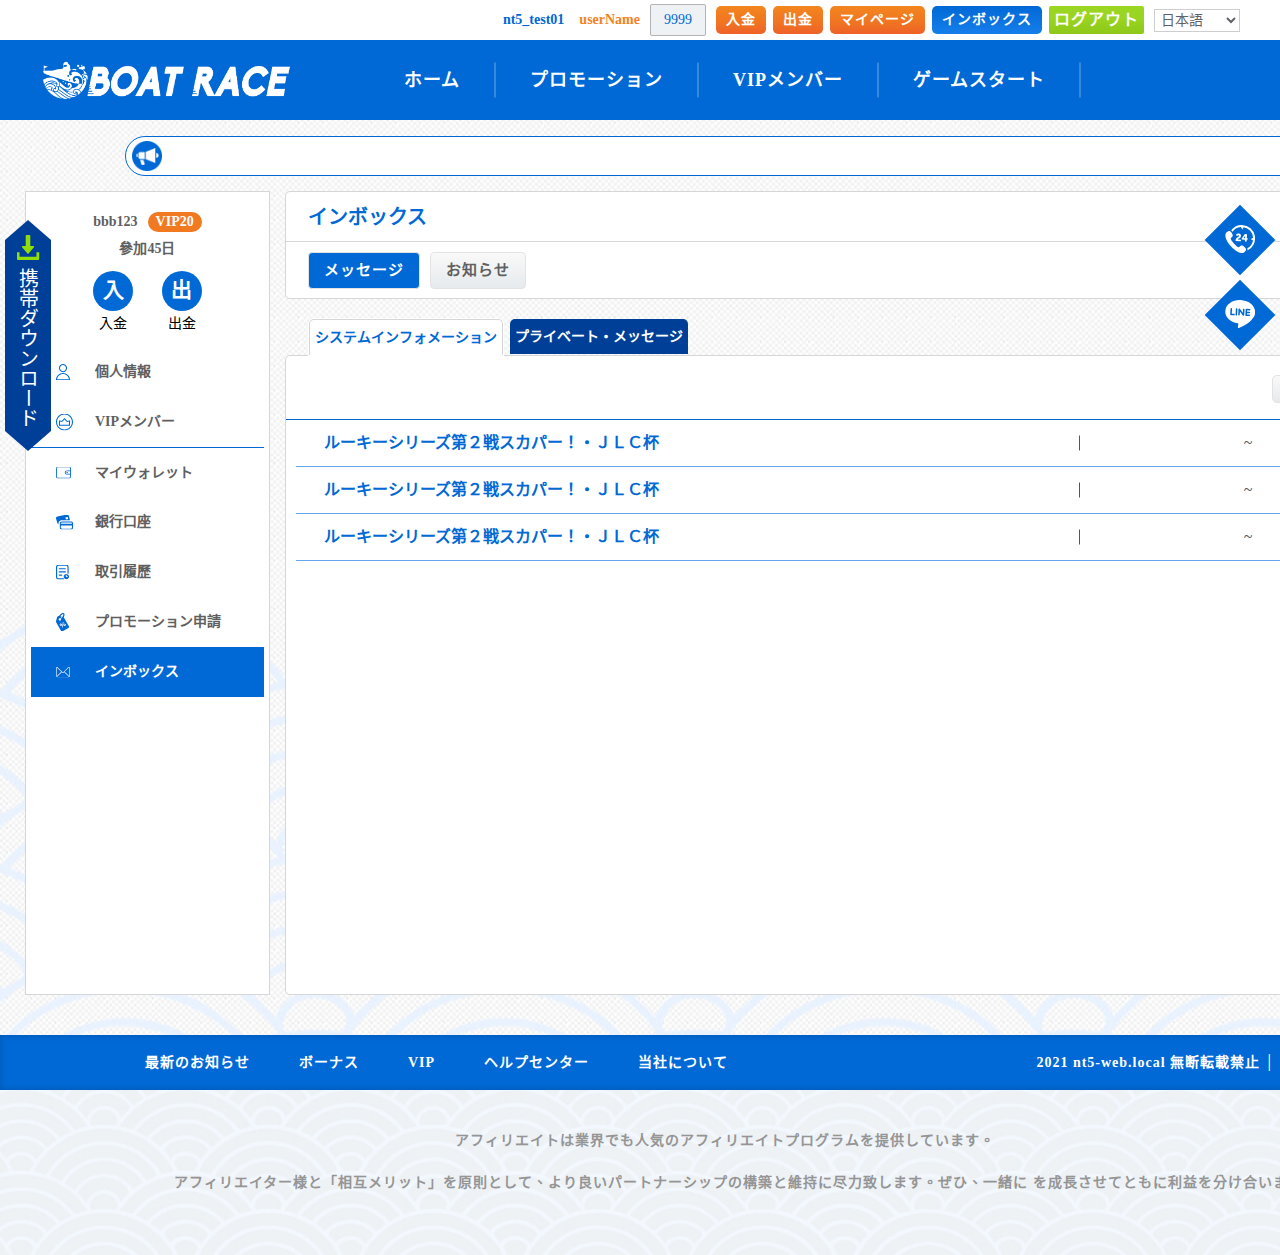
<file: html/mail.html>
<!DOCTYPE html>
<html lang="zh-TW">
<head>
    <meta charset="UTF-8">
    <meta name="viewport" content="width=device-width, initial-scale=0.25">
    <title>Document</title>
    <link rel="stylesheet" href="../css/style.css">
    <link rel="stylesheet" href="../js/slick-1.8.1/slick/slick.css">
    <link rel="stylesheet" href="../js/slick-1.8.1/slick/slick-theme.css">
    <script src="https://code.jquery.com/jquery-3.6.0.min.js"></script>
    <script src="https://code.jquery.com/jquery-2.2.0.min.js"></script>
    <script src="../js/slick-1.8.1/slick/slick.min.js"></script>
    <script src="../js/javascript.js"></script>
</head>
<body onload="currentTime()">
    <header>
        <div class="top">
            <span class="brad">
                TONG BOU
                <span class="time"></span>
            </span>
            <ul class="user userInfo">
                <li class="loginPart">
                    <form class="loginForm">
                        <div>
                            <i></i>
                            <input type="text" placeholder="アカウントまたは携帯電話番号を入力して">
                        </div>
                        <div>
                            <i></i>
                            <input type="password" placeholder="パスワード">
                            <i class="forget"></i>
                        </div>
                        <button class="loginBtn" type="button">登録 </button>
                        <button class="loginPart register" onclick="window.open('./html/register.html')" type="button">ログイン</button>
                    </form>
                </li>
                <li class="infoPart">
                    <span class="lv">nt5_test01</span>
                    <span class="useRname">userName</span>
                </li>
                <li class="infoPart moneyTotal">
                    <span class="total">9999</span>
                    <i class="money_arrow"></i>
                </li>
                <li class="infoPart infoBtn" onclick="window.location.href='./deposit.html'">
                    入金 
                </li>
                <li class="infoPart infoBtn" onclick="window.location.href='./withdrawal.html'">
                    出金 
                </li>
                <li class="infoPart infoBtn" onclick="window.location.href='./member.html'">
                    マイページ 
                </li>
                <li class="infoPart infoBtn active" onclick="window.location.href='./mail.html'">
                    インボックス
                </li>
                <li class="infoPart logoutBtn" onclick="window.location.href='../index.html'">
                    ログアウト 
                </li>
                <li class="lang">
                    <select>
                        <option>日本語</option>
                        <option>简体中文</option>
                        <option>ENGLISH</option>
                        <option>繁體中文</option>
                    </select>
                </li>
            </ul>
        </div>
        <div class="gameNav">
            <div class="center">
                <img class="logo" src="../images/icon/svg/logo.svg">
                <ul>
                    <li class="menu" onclick="window.location.href='../index.html'"> ホーム </li>
                    <li class="saleBtn" onclick="window.location.href='./event.html'"> プロモーション </li>
                    <li class="vipBtn" onclick="window.location.href='./vip.html'"> VIPメンバー </li>
                    <li class="gameBtn" onclick="window.open('http://race-web.race99.net/events/bet3t')"> ゲームスタート </li>
                </ul>
            </div>
        </div>
    </header>
    <div class="header"></div>
    <main>
        <div class="innerPage">
            <div class="marqueeArea">
                <div class="center">
                    <div class="marqueeWrap">
                        <i class="marquee_ic"></i>
                        <div class="marquee">
                            <pre>
                                <p>読売新聞社杯　全日本王座決定戦　開設６９周年記念</p>
                            </pre>
                        </div>
                    </div>
                </div>
            </div>
            <div class="center">
                <aside class="innerSide">
                    <div class="userInfo">
                        <div>
                            <p class="account">
                                bbb123
                                <span class="lv">VIP20</span>
                            </p>
                            <p class="days">參加45日</p>
                            <ul class="quickSelect">
                                <li onclick="window.location.href='./deposit.html'">
                                    <p class="btn">入</p>
                                    <span>入金</span>
                                </li>
                                <li onclick="window.location.href='./withdrawal.html'">
                                    <p class="btn">出</p>
                                    <span>出金</span>
                                </li>
                            </ul>
                        </div>
                    </div>
                    <ul class="innerNav">
                        <li onclick="window.location.href='./member.html'">
                            <i class="user_ic"></i>
                            個人情報
                        </li>
                        <li onclick="window.location.href='./vip.html'">
                            <i class="vip_ic"></i>
                            VIPメンバー
                        </li>
                        <li onclick="window.location.href='./wallet.html'">
                            <i class="wallet_ic"></i>
                            マイウォレット
                        </li>
                        <li onclick="window.location.href='./bankCard.html'">
                            <i class="card_ic"></i>
                            銀行口座
                        </li>
                        <li onclick="window.location.href='./dealRecord.html'">
                            <i class="dealRecord_ic"></i>
                            取引履歷
                        </li>
                        <li onclick="window.location.href='./eventApply.html'">
                            <i class="event_ic"></i>
                            プロモーション申請
                        </li>
                        <li class="active"onclick="window.location.href='./mail.html'">
                            <i class="mail_ic"></i>
                            インボックス
                        </li>
                    </ul>
                </aside>
                <section>
                    <div class="mailWrap outMode display">
                        <div class="top">
                            <p>インボックス</p>
                            <div>
                                <a href="#" class="active">メッセージ</a>
                                <a href="#">お知らせ</a>
                            </div>
                        </div>
                        <form class="bottom active display">
                            <ul class="tabs">
                                <li class="active"> システムインフォメーション </li>
                                <li> プライベート・メッセージ </li>
                            </ul>
                            <div class="list">
                                <div class="btnBox nor display">
                                    <a href="#">全て既読</a>
                                    <a href="#" class="edit">編集</a>
                                </div>
                                <div class="btnBox edit">
                                    <span>
                                        <span class="all">
                                            <input type="checkbox">
                                            全て
                                        </span>
                                        <a href="#">読んだ</a>
                                        <a href="#">消去</a>
                                    </span>
                                    <a href="#" class="finish">終了</a>
                                </div>
                                <ul>
                                    <li>
                                        <span class="title">ルーキーシリーズ第２戦スカパー！・ＪＬＣ杯</span>
                                        <span class="date">~</span>
                                    </li>
                                    <li>
                                        <span class="title">ルーキーシリーズ第２戦スカパー！・ＪＬＣ杯</span>
                                        <span class="date">~</span>
                                    </li>
                                    <li>
                                        <span class="title">ルーキーシリーズ第２戦スカパー！・ＪＬＣ杯</span>
                                        <span class="date">~</span>
                                    </li>
                                </ul>
                            </div>
                        </form>
                        <form class="bottom ann">
                            <ul class="tabs">
                                <li class="active">人気</li>
                                <li>ノーマル</li>
                                <li>入金</li>
                            </ul>
                            <div class="list">
                                <div class="btnBox display"></div>
                                <ul>
                                    <li>
                                        <span class="title">人気のアナウンステスト</span>
                                        <span class="date">~</span>
                                    </li>
                                </ul>
                            </div>
                        </form>
                    </div>
                    <div class="mailWrap innerMode">
                        <p class="title">
                            <button>
                                <i class="arrow_ic"></i>
                                インボックス
                            </button>
                        </p>
                        <div class="msgTitle">
                            <span></span>
                            <button class="prev"></button>
                            <button class="next"></button>
                        </div>
                        <p class="date">2020-09-14 18:23:42</p>
                        <hr>
                        <div class="msg">
                            ルーキーシリーズ第２戦スカパー！・ＪＬＣ杯
                        </div>
                    </div>
                </section>
            </div>
        </div>
    </main>
    <nav class="sideBar">
        <p class="download" a href="#">
            <i></i>
            携帯ダウンロード
        </p>
        <ul class="rightSide">
            <li class="callCenter" a href="#"><i></i></li>
            <li class="line" a href="#"><i></i></li>
        </ul>
    </nav>
    <footer>
        <div class="footerList">
            <div class="center">
                <ul>
                    <li class="title openNews">最新のお知らせ </li>
                    <li class="title" onclick="window.location.href='../html/event.html'">ボーナス</li>
                    <li class="title" onclick="window.location.href='../html/vip.html'">VIP</li>
                    <li class="title" onclick="window.location.href='../html/help.html'">ヘルプ​センター</li>
                    <li class="title" onclick="window.location.href='../html/help.html'">当社について</li>
                    <li class="pright">2021 nt5-web.local 無断転載禁止 │ 18+</li>
                </ul>
            </div>
            <div class="footer-site"><div class="center-wrap"><pre>アフィリエイトは業界でも人気のアフィリエイトプログラムを提供しています。
                アフィリエイター様と「相互メリット」を原則として、より良いパートナーシップの構築と維持に尽力致します。ぜひ、一緒に を成長させてともに利益を分け合いましょう。</pre></div>
            </div>
        </div>
    </footer>
    <div class="filter">
        <div class="jumpWindow news">
            <div class="title">
                <p>最新のお知らせ</p>
                <i class="close_ic"></i>
            </div>
            <ul class="nav">
                <li class="hot active">人気</li>
                <li class="normal">一般的</li>
                <li class="deposit">保証金</li>
            </ul>
            <ul class="content forHot display">
                <li>
                    <div>
                        <p class="text">アナウンステスト</p>
                        <!-- <p class="date">2021/09/26</p> -->
                    </div>
                </li>
                <li>
                    <div>
                        <p class="text">アナウンステスト</p>
                        <!-- <p class="date">2021/09/26</p> -->
                    </div>
                </li>
                <li>
                    <div>
                        <p class="text">アナウンステスト</p>
                        <!-- <p class="date">2021/09/26</p> -->
                    </div>
                </li>
            </ul>
            <ul class="content forNormal">
                <li>
                    <div>
                        <p class="text">アナウンステスト</p>
                        <!-- <p class="date">2021/09/26</p> -->
                    </div>
                </li>
                <li>
                    <div>
                        <p class="text">アナウンステスト</p>
                        <!-- <p class="date">2021/09/26</p> -->
                    </div>
                </li>
            </ul>
            <ul class="content forDeposit">
                <li>
                    <div>
                        <p class="text">アナウンステスト</p>
                        <!-- <p class="date">2021/09/26</p> -->
                    </div>
                </li>
            </ul>
        </div>
    </div>
</body>
</html>
</file>
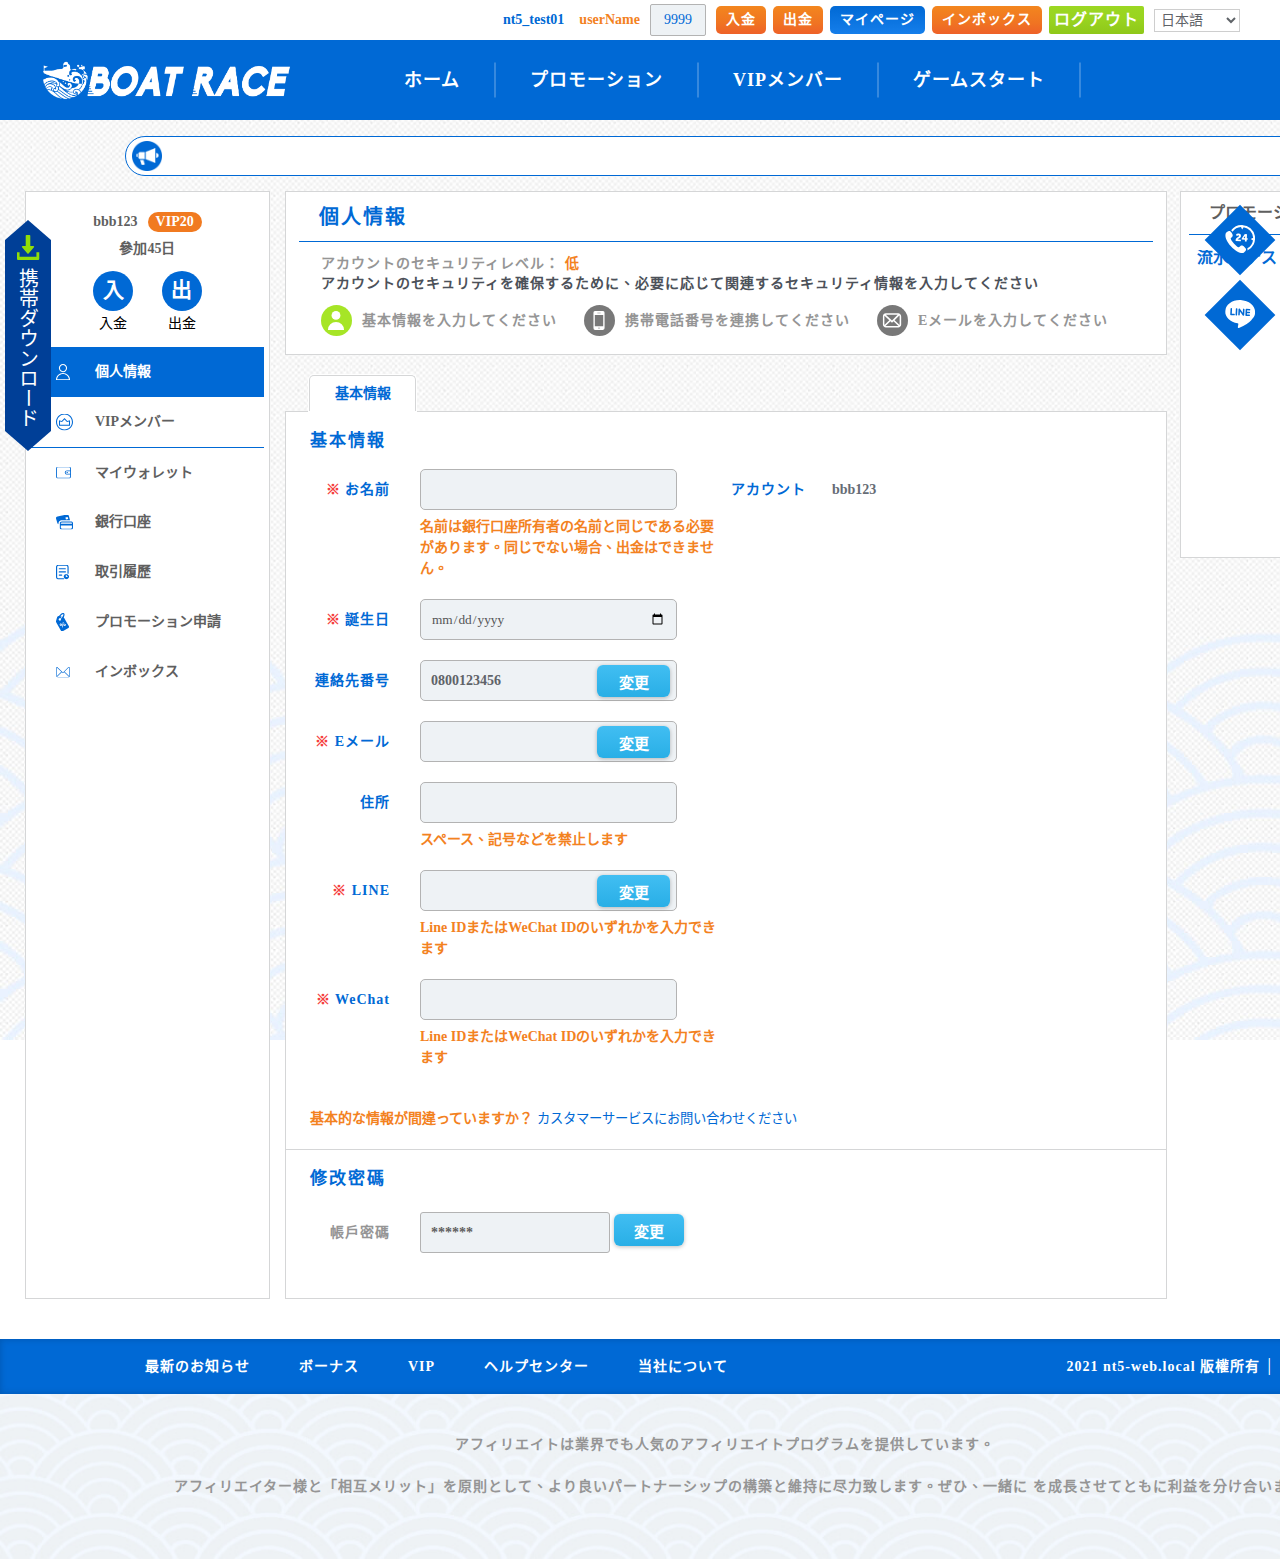
<file: html/member.html>
<!DOCTYPE html>
<html lang="zh-TW">
<head>
    <meta charset="UTF-8">
    <meta name="viewport" content="width=device-width, initial-scale=0.25">
    <title>Document</title>
    <link rel="stylesheet" href="../css/style.css">
    <link rel="stylesheet" href="../js/slick-1.8.1/slick/slick.css">
    <link rel="stylesheet" href="../js/slick-1.8.1/slick/slick-theme.css">
    <script src="https://code.jquery.com/jquery-3.6.0.min.js"></script>
    <script src="https://code.jquery.com/jquery-2.2.0.min.js"></script>
    <script src="../js/slick-1.8.1/slick/slick.min.js"></script>
    <script src="../js/javascript.js"></script>
</head>
<body onload="currentTime()">
    <header>
        <div class="top">
            <span class="brad">
                TONG BOU
                <span class="time"></span>
            </span>
            <ul class="user userInfo">
                <li class="loginPart">
                    <form class="loginForm">
                        <div>
                            <i></i>
                            <input type="text" placeholder="アカウントまたは携帯電話番号を入力して">
                        </div>
                        <div>
                            <i></i>
                            <input type="password" placeholder="パスワード">
                            <i class="forget"></i>
                        </div>
                        <button class="loginBtn" type="button">登録 </button>
                        <button class="loginPart register" onclick="window.open('./html/register.html')" type="button">ログイン</button>
                    </form>
                </li>
                <li class="infoPart">
                    <span class="lv">nt5_test01</span>
                    <span class="useRname">userName</span>
                </li>
                <li class="infoPart moneyTotal">
                    <span class="total">9999</span>
                    <i class="money_arrow"></i>
                </li>
                <li class="infoPart infoBtn" onclick="window.location.href='./deposit.html'">
                    入金 
                </li>
                <li class="infoPart infoBtn" onclick="window.location.href='./withdrawal.html'">
                    出金 
                </li>
                <li class="infoPart infoBtn active" onclick="window.location.href='./member.html'">
                    マイページ 
                </li>
                <li class="infoPart infoBtn" onclick="window.location.href='./mail.html'">
                    インボックス
                </li>
                <li class="infoPart logoutBtn" onclick="window.location.href='../index.html'">
                    ログアウト 
                </li>
                <li class="lang">
                    <select>
                        <option>日本語</option>
                        <option>简体中文</option>
                        <option>ENGLISH</option>
                        <option>繁體中文</option>
                    </select>
                </li>
            </ul>
        </div>
        <div class="gameNav">
            <div class="center">
                <img class="logo" src="../images/icon/svg/logo.svg">
                <ul>
                    <li class="menu" onclick="window.location.href='../index.html'"> ホーム </li>
                    <li class="saleBtn" onclick="window.location.href='./event.html'"> プロモーション </li>
                    <li class="vipBtn" onclick="window.location.href='./vip.html'"> VIPメンバー </li>
                    <li class="gameBtn" onclick="window.open('http://race-web.race99.net/events/bet3t')"> ゲームスタート </li>
                </ul>
            </div>
        </div>
    </header>
    <div class="header"></div>
    <main>
        <div class="innerPage">
            <div class="marqueeArea">
                <div class="center">
                    <div class="marqueeWrap">
                        <i class="marquee_ic"></i>
                        <div class="marquee">
                            <pre>
                                <p>読売新聞社杯　全日本王座決定戦　開設６９周年記念</p>
                            </pre>
                        </div>
                    </div>
                </div>
            </div>
            <div class="center">
                <aside class="innerSide">
                    <div class="userInfo">
                        <div>
                            <p class="account">
                                bbb123
                                <span class="lv">VIP20</span>
                            </p>
                            <p class="days">參加45日</p>
                            <ul class="quickSelect">
                                <li onclick="window.location.href='./deposit.html'">
                                    <p class="btn">入</p>
                                    <span>入金</span>
                                </li>
                                <li onclick="window.location.href='./withdrawal.html'">
                                    <p class="btn">出</p>
                                    <span>出金</span>
                                </li>
                            </ul>
                        </div>
                    </div>
                    <ul class="innerNav">
                        <li class="active" onclick="window.location.href='./member.html'">
                            <i class="user_ic"></i>
                            個人情報
                        </li>
                        <li class="" onclick="window.location.href='./vip.html'">
                            <i class="vip_ic"></i>
                            VIPメンバー
                        </li>
                        <li onclick="window.location.href='./wallet.html'">
                            <i class="wallet_ic"></i>
                            マイウォレット
                        </li>
                        <li onclick="window.location.href='./bankCard.html'">
                            <i class="card_ic"></i>
                            銀行口座
                        </li>
                        <li onclick="window.location.href='./dealRecord.html'">
                            <i class="dealRecord_ic"></i>
                            取引履歷
                        </li>
                        <li onclick="window.location.href='./eventApply.html'">
                            <i class="event_ic"></i>
                            プロモーション申請
                        </li>
                        <li onclick="window.location.href='./mail.html'">
                            <i class="mail_ic"></i>
                            インボックス
                        </li>
                    </ul>
                </aside>
                <section>
                    <div class="memberWrap">
                        <div class="top">
                            <h1>個人情報</h1>
                            <div class="content">
                                <p>
                                    アカウントのセキュリティレベル：
                                    <em class="low">低</em>
                                </p>
                                <p class="remind">アカウントのセキュリティを確保するために、必要に応じて関連するセキュリティ情報を入力してください</p>
                                <ul class="level">
                                    <li class="active">
                                        <i class="data_ic"></i>
                                        基本情報を入力してください 
                                    </li>
                                    <li>
                                        <i class="phone_ic"></i>
                                        携帯電話番号を連携してください 
                                    </li>
                                    <!-- <li>
                                        <i class="bankcard_ic"></i>
                                        添加銀行卡
                                    </li> -->
                                    <li>
                                        <i class="mail_ic"></i>
                                        Eメールを入力してください 
                                    </li>
                                </ul>
                            </div>
                        </div>
                        <div class="bottom">
                            <ul class="tabs">
                                <li class="active">基本情報</li>
                            </ul>
                            <div>
                                <div class="dataWrap display">
                                    <div class="content">
                                        <h1>基本情報</h1>
                                        <ul class="fakeTable">
                                            <li class="left">
                                                <form>
                                                    <ul>
                                                        <li>
                                                            <label>
                                                                <em></em>
                                                                お名前
                                                            </label>
                                                            <input type="text" value="">
                                                            <p class="remind">名前は銀行口座所有者の名前と同じである必要があります。同じでない場合、出金はできません。</p>
                                                        </li>
                                                        <li>
                                                            <label>
                                                                <em></em>
                                                                誕生日
                                                            </label>
                                                            <input type="date">
                                                        </li>
                                                        <li>
                                                            <label>
                                                                連絡先番号
                                                            </label>
                                                            <input type="text" value="0800123456" readonly>
                                                            <button type="button" class="modify-phone"> 変更 </button>
                                                        </li>
                                                        <li>
                                                            <label>
                                                                <em></em>
                                                                Eメール
                                                            </label>
                                                            <input type="text">
                                                            <button type="button" class="modify-email"> 変更 </button>
                                                        </li>
                                                        <li>
                                                            <label>
                                                                住所
                                                            </label>
                                                            <input type="text">
                                                            <p class="remind"> スペース、記号などを禁止します</p>
                                                        </li>
                                                        <li>
                                                            <label>
                                                                <em></em>
                                                                LINE
                                                            </label>
                                                            <input type="text">
                                                            <button type="button" class="modify-line"> 変更 </button>
                                                            <p class="remind">Line IDまたはWeChat IDのいずれかを入力できます</p>
                                                        </li>
                                                        <li>
                                                            <label>
                                                                <em></em>
                                                                WeChat
                                                            </label>
                                                            <input type="text">
                                                            <p class="remind">Line IDまたはWeChat IDのいずれかを入力できます</p>
                                                        </li>
                                                    </ul>
                                                </form>
                                            </li>
                                            <li class="right">
                                                <ul>
                                                    <li>
                                                        <label>アカウント</label>
                                                        <p>bbb123</p>
                                                    </li>
                                                </ul>
                                            </li>
                                        </ul>
                                        <p class="remind np">
                                            基本的な情報が間違っていますか？
                                            <button>カスタマーサービスにお問い合わせください</button>
                                        </p>
                                    </div>
                                    <div class="changePassword">
                                        <h1>修改密碼</h1>
                                        <ul>
                                            <li>
                                                <label>帳戶密碼</label>
                                                <input type="text" value="******">
                                                <button> 変更 </button>
                                            </li>
                                        </ul>
                                    </div>
                                </div>
                            </div>
                        </div>
                    </div>
                    <aside class="rightSide">
                        <div class="smallBoard">
                            <div class="title">
                                プロモーション
                                <p class="more" onclick="window.location.href='./eventApply.html'">
                                もっと
                                    <i class="arrow"></i>
                                </p>
                            </div>
                            <ul class="list">
                                <div class="_list_Tx">
                                    流水をテストするための割引
                                </div>
                               
                            </ul>
                        </div>
                    </aside>
                </section>
            </div>
        </div>
    </main>
    <nav class="sideBar">
        <p class="download" a href="#">
            <i></i>
            携帯ダウンロード
        </p>
        <ul class="rightSide">
            <li class="callCenter" a href="#"><i></i></li>
            <li class="line" a href="#"><i></i></li>
        </ul>
    </nav>
    <footer>
        <div class="footerList">
            <div class="center">
                <ul>
                    <li class="title openNews">最新のお知らせ </li>
                    <li class="title" onclick="window.location.href='../html/event.html'">ボーナス</li>
                    <li class="title" onclick="window.location.href='../html/vip.html'">VIP</li>
                    <li class="title" onclick="window.location.href='../html/help.html'">ヘルプ​センター</li>
                    <li class="title" onclick="window.location.href='../html/help.html'">当社について</li>
                    <li class="pright">2021 nt5-web.local 版權所有 │ 18+</li>
                </ul>
            </div>
            <div class="footer-site"><div class="center-wrap"><pre>アフィリエイトは業界でも人気のアフィリエイトプログラムを提供しています。
                アフィリエイター様と「相互メリット」を原則として、より良いパートナーシップの構築と維持に尽力致します。ぜひ、一緒に を成長させてともに利益を分け合いましょう。</pre></div>
            </div>
        </div>
    </footer>
    <div class="filter">
        <div class="jumpWindow news">
            <div class="title">
                <p>最新のお知らせ</p>
                <i class="close_ic"></i>
            </div>
            <ul class="nav">
                <li class="hot active">人気</li>
                <li class="normal">一般的</li>
                <li class="deposit">保証金</li>
            </ul>
            <ul class="content forHot display">
                <li>
                    <div>
                        <p class="text">アナウンステスト</p>
                        <!-- <p class="date">2021/09/26</p> -->
                    </div>
                </li>
                <li>
                    <div>
                        <p class="text">アナウンステスト</p>
                        <!-- <p class="date">2021/09/26</p> -->
                    </div>
                </li>
                <li>
                    <div>
                        <p class="text">アナウンステスト</p>
                        <!-- <p class="date">2021/09/26</p> -->
                    </div>
                </li>
            </ul>
            <ul class="content forNormal">
                <li>
                    <div>
                        <p class="text">アナウンステスト</p>
                        <!-- <p class="date">2021/09/26</p> -->
                    </div>
                </li>
                <li>
                    <div>
                        <p class="text">アナウンステスト</p>
                        <!-- <p class="date">2021/09/26</p> -->
                    </div>
                </li>
            </ul>
            <ul class="content forDeposit">
                <li>
                    <div>
                        <p class="text">アナウンステスト</p>
                        <!-- <p class="date">2021/09/26</p> -->
                    </div>
                </li>
            </ul>
        </div>
        <div class="jumpWindow passwordWindow">
            <div class="title">
                <p>提示</p>
                <i class="close_ic"></i>
            </div>
            <form>
                <div class="content">
                    <ul>
                        <li><input type="password" placeholder="旧パスワード"></li>
                        <li><input type="password" placeholder="新しいパスワード"></li>
                        <li><input type="password" placeholder="パスワードを確認"></li>
                    </ul>
                </div>
                <div class="btnBox">
                    <button>確認</button>
                </div>
            </form>
        </div>
        <div class="jumpWindow changeBTNWindow">
            <div class="title">
                <p>提示</p>
                <i class="close_ic"></i>
            </div>
            <form>
                <div class="content">
                    <ul>
                        <li> 元の番号 : 0987654329 </li>
                        <li><input type="password" placeholder="新しい電話番号を入力してください"></li>
                    </ul>
                </div>
                <div class="btnBox">
                    <button>確認</button>
                </div>
            </form>
        </div>
    </div>
</body>
</html>
</file>
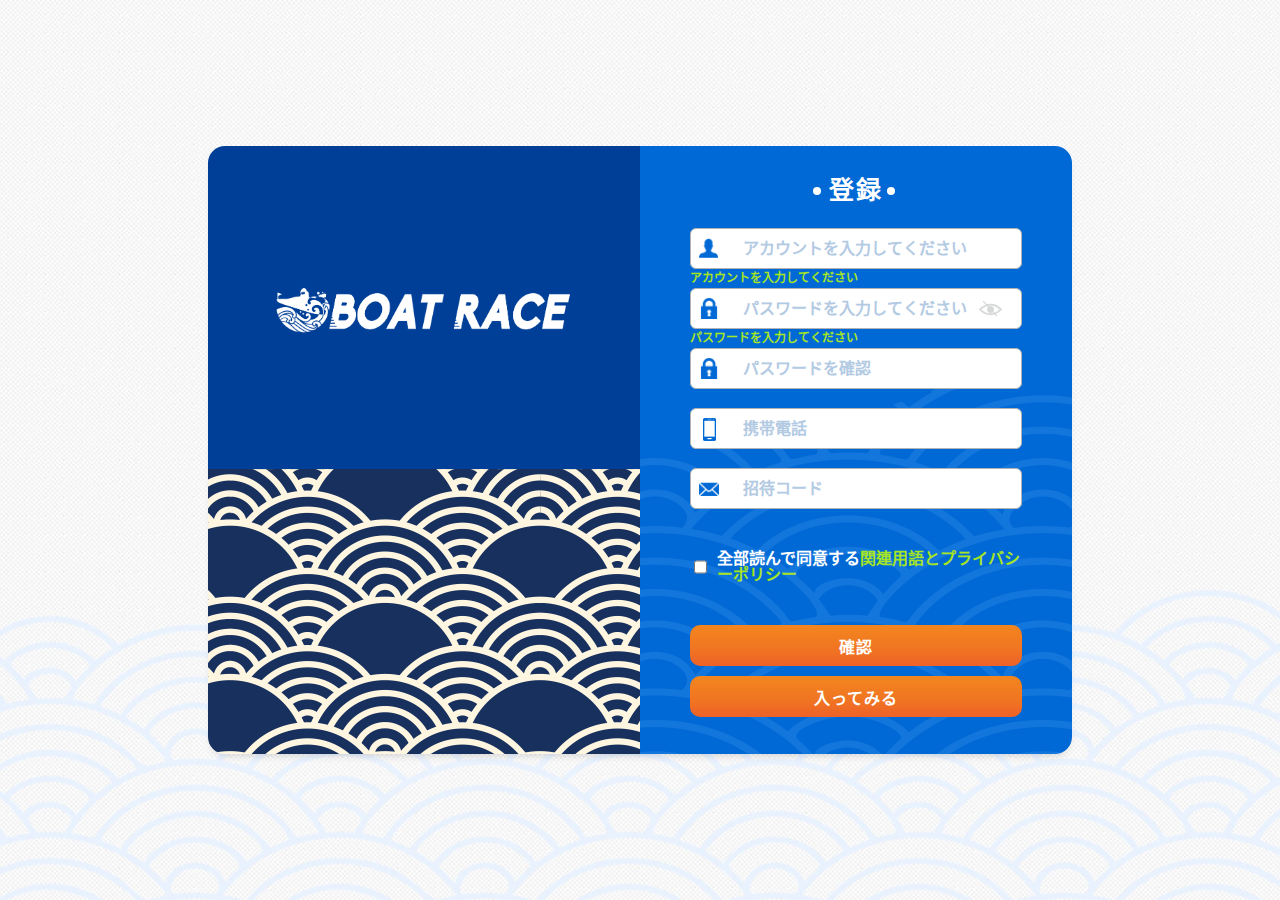
<file: html/register.html>
<!DOCTYPE html>
<html lang="zh-TW">
<head>
    <meta charset="UTF-8">
    <meta name="viewport" content="width=device-width, initial-scale=0.25">
    <title>Document</title>
    <link rel="stylesheet" href="../css/style.css">
    <link rel="stylesheet" href="../js/slick-1.8.1/slick/slick.css">
    <link rel="stylesheet" href="../js/slick-1.8.1/slick/slick-theme.css">
    <script src="https://code.jquery.com/jquery-3.6.0.min.js"></script>
    <script src="https://code.jquery.com/jquery-2.2.0.min.js"></script>
    <script src="../js/slick-1.8.1/slick/slick.min.js"></script>
    <script src="../js/javascript.js"></script>
</head>
<body>
    <main>
        <div class="registerWrap">
            <div class="bigBox">
                <div class="left">
                    <img src="../images/icon/svg/logo.svg">
                </div>
                <form class="right">
                    <div class="title">
                        <i class="person_ic"></i>
                        登録
                    </div>
                    <label>
                        <input type="text" placeholder="アカウントを入力してください">
                        <div class="text-icon"></div>
                        <p class="err">アカウントを入力してください</p>
                    </label>
                    <label>
                        <div class="password-icon"></div>
                        <input type="password" placeholder="パスワードを入力してください">
                        <p class="err">パスワードを入力してください</p>
                        <i class="eye"></i>
                    </label>
                    <label>
                        <div class="password-icon"></div>
                        <input type="password" placeholder="パスワードを確認">
                    </label>
                    <label>
                        <div class="telephone"></div>
                        <input type="text" placeholder="携帯電話">
                        <!-- <button>傳送驗證碼</button> -->
                    </label>
                    <label>
                        <div class="invite"></div>
                        <input type="text" placeholder="招待コード">
                    </label>
                    <!-- <label>
                        <input type="text" placeholder="邀請碼">
                    </label>
                    <p class="tips">如無推薦的代理可不填寫</p> -->
                    <div class="checkBox">
                        <input type="checkbox">
                        <p>全部読んで同意する<span>関連用語とプライバシーポリシー</span></p>
                    </div>
                    <button class="checkBtn">確認</button>
                    <button type="button" class="checkBtn" onclick="window.location.href='../index.html'">入ってみる</button>
                </form>
            </div>
        </div>
    </main>
</body>
</html>
</file>
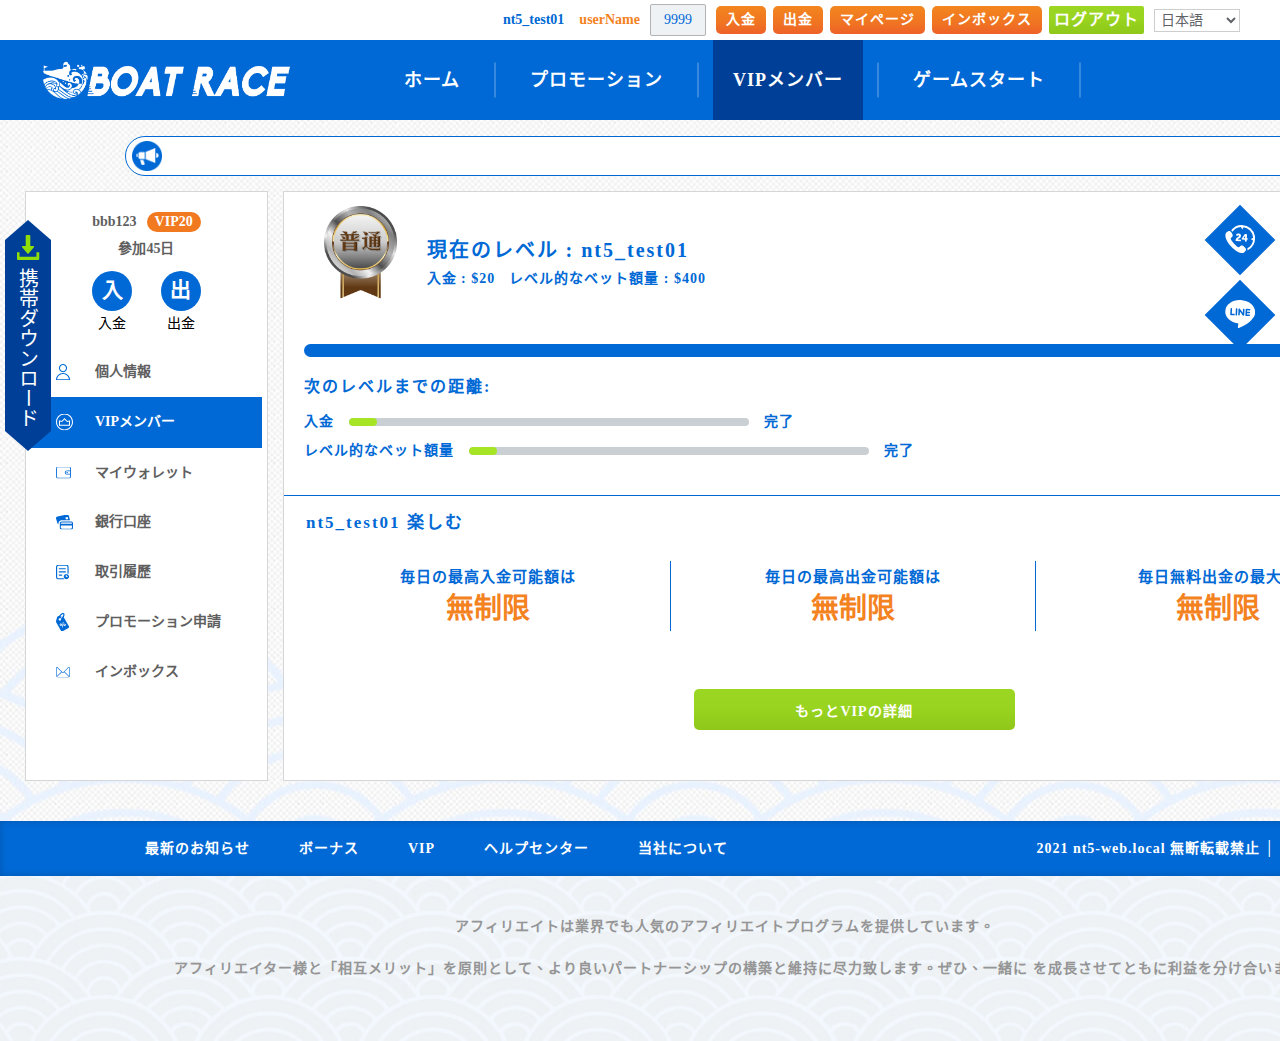
<file: html/vip.html>
<!DOCTYPE html>
<html lang="zh-TW">
<head>
    <meta charset="UTF-8">
    <meta name="viewport" content="width=device-width, initial-scale=0.25">
    <title>Document</title>
    <link rel="stylesheet" href="../css/style.css">
    <link rel="stylesheet" href="../js/slick-1.8.1/slick/slick.css">
    <link rel="stylesheet" href="../js/slick-1.8.1/slick/slick-theme.css">
    <script src="https://code.jquery.com/jquery-3.6.0.min.js"></script>
    <script src="https://code.jquery.com/jquery-2.2.0.min.js"></script>
    <script src="../js/slick-1.8.1/slick/slick.min.js"></script>
    <script src="../js/javascript.js"></script>
</head>
<body onload="currentTime()">
    <header>
        <div class="top">
            <span class="brad">
                TONG BOU
                <span class="time"></span>
            </span>
            <ul class="user userInfo">
                <li class="loginPart">
                    <form class="loginForm">
                        <div>
                            <i></i>
                            <input type="text" placeholder="アカウントまたは携帯電話番号を入力して">
                        </div>
                        <div>
                            <i></i>
                            <input type="password" placeholder="パスワード">
                            <i class="forget"></i>
                        </div>
                        <button class="loginBtn" type="button">登録 </button>
                        <button class="loginPart register" onclick="window.open('./html/register.html')" type="button">ログイン</button>
                    </form>
                </li>
                <li class="infoPart">
                    <span class="lv">nt5_test01</span>
                    <span class="useRname">userName</span>
                </li>
                <li class="infoPart moneyTotal">
                    <span class="total">9999</span>
                    <i class="money_arrow"></i>
                </li>
                <li class="infoPart infoBtn" onclick="window.location.href='./deposit.html'">
                    入金 
                </li>
                <li class="infoPart infoBtn" onclick="window.location.href='./withdrawal.html'">
                    出金 
                </li>
                <li class="infoPart infoBtn" onclick="window.location.href='./member.html'">
                    マイページ 
                </li>
                <li class="infoPart infoBtn" onclick="window.location.href='./mail.html'">
                    インボックス
                </li>
                <li class="infoPart logoutBtn" onclick="window.location.href='../index.html'">
                    ログアウト 
                </li>
                <li class="lang">
                    <select>
                        <option>日本語</option>
                        <option>简体中文</option>
                        <option>ENGLISH</option>
                        <option>繁體中文</option>
                    </select>
                </li>
            </ul>
        </div>
        <div class="gameNav">
            <div class="center">
                <img class="logo" src="../images/icon/svg/logo.svg">
                <ul>
                    <li class="menu" onclick="window.location.href='../index.html'"> ホーム </li>
                    <li class="saleBtn" onclick="window.location.href='./event.html'"> プロモーション </li>
                    <li class="vipBtn active" onclick="window.location.href='./vip.html'"> VIPメンバー </li>
                    <li class="gameBtn" onclick="window.open('http://race-web.race99.net/events/bet3t')"> ゲームスタート </li>
                </ul>
            </div>
        </div>
    </header>
    <div class="header"></div>
    <main>
        <div class="innerPage">
            <div class="marqueeArea">
                <div class="center">
                    <div class="marqueeWrap">
                        <i class="marquee_ic"></i>
                        <div class="marquee">
                            <pre>
                                <p>読売新聞社杯　全日本王座決定戦　開設６９周年記念</p>
                            </pre>
                        </div>
                    </div>
                </div>
            </div>
            <div class="center">
                <aside class="innerSide">
                    <div class="userInfo">
                        <div>
                            <p class="account">
                                bbb123
                                <span class="lv">VIP20</span>
                            </p>
                            <p class="days">參加45日</p>
                            <ul class="quickSelect">
                                <li onclick="window.location.href='./deposit.html'">
                                    <p class="btn">入</p>
                                    <span>入金</span>
                                </li>
                                <li onclick="window.location.href='./withdrawal.html'">
                                    <p class="btn">出</p>
                                    <span>出金</span>
                                </li>
                            </ul>
                        </div>
                    </div>
                    <ul class="innerNav">
                        <li onclick="window.location.href='./member.html'">
                            <i class="user_ic"></i>
                            個人情報
                        </li>
                        <li class="active" onclick="window.location.href='./vip.html'">
                            <i class="vip_ic"></i>
                            VIPメンバー
                        </li>
                        <li onclick="window.location.href='./wallet.html'">
                            <i class="wallet_ic"></i>
                            マイウォレット
                        </li>
                        <li onclick="window.location.href='./bankCard.html'">
                            <i class="card_ic"></i>
                            銀行口座
                        </li>
                        <li onclick="window.location.href='./dealRecord.html'">
                            <i class="dealRecord_ic"></i>
                            取引履歷
                        </li>
                        <li onclick="window.location.href='./eventApply.html'">
                            <i class="event_ic"></i>
                            プロモーション申請
                        </li>
                        <li onclick="window.location.href='./mail.html'">
                            <i class="mail_ic"></i>
                            インボックス
                        </li>
                    </ul>
                </aside>
                <section>
                    <div class="vipWrap outMode  display">
                        <div class="vipHeader">
                            <div class="medal"></div>
                            <div class="rightBox">
                                <p class="lv">現在のレベル : nt5_test01</p>
                                <p class="money">
                                    <span>入金 : $20</span>
                                    <span>レベル的なベット額量 : $400</span>
                                </p>
                            </div>
                        </div>
                        <div class="lvGraph">
                            <ul class="text">
                                <!-- <li>尊龍</li>
                                <li>尊爵</li>
                                <li>黃金</li>
                                <li>白金</li>
                                <li>鑽石</li> -->
                                <li>普通</li>
                            </ul>
                            <ul class="bar">
                                <!-- <li class="active"></li> -->
                                <!-- <li class="active"></li>
                                <li class="active"></li>
                                <li class="active"></li> -->
                                <li></li>
                            </ul>
                        </div>
                        <div class="nextBox">
                            <p class="nextWord"> 次のレベルまでの距離:</p>
                            <div class="nextBar">
                                入金 
                                <div class="bar">
                                    <div class="cnt"></div>
                                </div>
                                <p>完了</p>
                            </div>
                            <div class="nextBar">
                                レベル的なベット額量 
                                <div class="bar">
                                    <div class="cnt"></div>
                                </div>
                                <p>完了</p>
                            </div>
                        </div>
                        <div class="levelEnjoy">
                            <div class="title"> nt5_test01 楽しむ</div>
                            <ul>
                                <li>
                                    <p class="text"> 毎日の最高入金可能額は</p>
                                    <p class="num">無制限</p>
                                </li>
                                <li>
                                    <p class="text"> 毎日の最高出金可能額は</p>
                                    <p class="num">無制限</p>
                                </li>
                                <li>
                                    <p class="text"> 毎日無料出金の最大数</p>
                                    <p class="num">無制限</p>
                                </li>
                            </ul>
                            <button class="more"> もっとVIPの詳細</button>
                        </div>
                    </div>
                    <div class="vipWrap innerMode">
                        <div class="detailTitle">
                            <i class="back"></i>
                            VIPの詳細 
                        </div>
                        <div class="detailCardBox">
                            <i class="prev"></i>
                            <div class="wrap">
                                <ul>
                                    <li>
                                        <div class="cardBg">
                                            <div class="medal">
                                                <div>
                                                    <!-- <p>尊龍</p> -->
                                                </div>
                                            </div>
                                            <div class="content">
                                                <div>
                                                    <p class="text">累積預金</p>
                                                    <p class="num">1000</p>
                                                </div>
                                                <div>
                                                    <p class="text">流水要件</p>
                                                    <p class="num">5000</p>
                                                </div>
                                                <div>
                                                    <p class="text">3か月の降格</p>
                                                    <p class="num">10000</p>
                                                </div>
                                            </div>
                                        </div>
                                    </li>
                                    <li>
                                        <div class="cardBg">
                                            <div class="medal">
                                                <div>
                                                    <!-- <p>尊龍</p> -->
                                                </div>
                                            </div>
                                            <div class="content">
                                                <div>
                                                    <p class="text">累積預金</p>
                                                    <p class="num">1000</p>
                                                </div>
                                                <div>
                                                    <p class="text">流水要件</p>
                                                    <p class="num">5000</p>
                                                </div>
                                                <div>
                                                    <p class="text">3か月の降格</p>
                                                    <p class="num">10000</p>
                                                </div>
                                            </div>
                                        </div>
                                    </li>
                                    <li>
                                        <div class="cardBg">
                                            <div class="medal">
                                                <div>
                                                    <!-- <p>尊龍</p> -->
                                                </div>
                                            </div>
                                            <div class="content">
                                                <div>
                                                    <p class="text">累積預金</p>
                                                    <p class="num">1000</p>
                                                </div>
                                                <div>
                                                    <p class="text">流水要件</p>
                                                    <p class="num">5000</p>
                                                </div>
                                                <div>
                                                    <p class="text">3か月の降格</p>
                                                    <p class="num">10000</p>
                                                </div>
                                            </div>
                                        </div>
                                    </li>
                                    <li>
                                        <div class="cardBg active">
                                            <div class="medal">
                                                <div>
                                                    <!-- <p>尊龍</p> -->
                                                </div>
                                            </div>
                                            <div class="content">
                                                <div>
                                                    <p class="text">累積預金</p>
                                                    <p class="num">1000</p>
                                                </div>
                                                <div>
                                                    <p class="text">流水要件</p>
                                                    <p class="num">5000</p>
                                                </div>
                                                <div>
                                                    <p class="text">3か月の降格</p>
                                                    <p class="num">10000</p>
                                                </div>
                                            </div>
                                        </div>
                                    </li>
                                    <li>
                                        <div class="cardBg">
                                            <div class="medal">
                                                <div>
                                                    <!-- <p>尊龍</p> -->
                                                </div>
                                            </div>
                                            <div class="content">
                                                <div>
                                                    <p class="text">累積預金</p>
                                                    <p class="num">1000</p>
                                                </div>
                                                <div>
                                                    <p class="text">流水要件</p>
                                                    <p class="num">5000</p>
                                                </div>
                                                <div>
                                                    <p class="text">3か月の降格</p>
                                                    <p class="num">10000</p>
                                                </div>
                                            </div>
                                        </div>
                                    </li>
                                </ul>
                            </div>
                            <i class="next"></i>
                        </div>
                        <div class="detailTitle_2 first">各レベルの昇格/降格条件</div>
                        <ul class="fakeTable">
                            <li class="header">
                                <div>&ensp;</div>
                                <div>総預金</div>
                                <div>プロモーション月に必要な賭け金額</div>
                                <div>降格の月に必要な賭け金額</div>
                            </li>
                            <li>
                                <div>総預金</div>
                                <div>新規登録会員</div>
                                <div>100,000</div>
                                <div>0.38%</div>
                            </li>
                            <li>
                                <div>その月に必要な賭け金額</div>
                                <div>新規登録会員</div>
                                <div>200,000</div>
                                <div>0.35%</div>
                            </li>
                            <li>
                                <div>その月に必要な賭け金額</div>
                                <div>新規登録会員</div>
                                <div>100,000</div>
                                <div>0.38%</div>
                            </li>
                            <li>
                                <div>その月に必要な賭け金額</div>
                                <div>新規登録会員</div>
                                <div>100,000</div>
                                <div>0.38%</div>
                            </li>
                        </ul>
                        <hr>
                        <div class="detailTitle_2">すべてのレベルでの回帰</div>
                        <ul class="fakeTable">
                            <li class="header">
                                <div>&ensp;</div>
                                <div>ズンロン</div>
                                <div>佳作</div>
                                <div>ゴールド</div>
                            </li>
                            <li>
                                <div>電子ゲーム</div>
                                <div>0.3%</div>
                                <div>0.4%</div>
                                <div>0.5%</div>
                            </li>
                            <li>
                                <div>ライブゲーム</div>
                                <div>0.2%</div>
                                <div>0.25%</div>
                                <div>0.3%</div>
                            </li>
                            <li>
                                <div>ライブゲーム</div>
                                <div>0.1%</div>
                                <div>0.15%</div>
                                <div>0.2%</div>
                            </li>
                            <li>
                                <div>色付きのボール</div>
                                <div>0.1%</div>
                                <div>0.25%</div>
                                <div>0.3%</div>
                            </li>
                            <li>
                                <div>体育</div>
                                <div>0.1%</div>
                                <div>0.15%</div>
                                <div>0.2%</div>
                            </li>
                        </ul>
                        <hr>
                        <div class="detailTitle_2">すべてのレベルでの独占割引</div>
                        <ul class="fakeTable">
                            <li class="header">
                                <div>&ensp;</div>
                                <div>ズンロン</div>
                                <div>佳作</div>
                                <div>ゴールド</div>
                            </li>
                            <li>
                                <div>1日あたりの引き出し限度額</div>
                                <div>300.000</div>
                                <div>300.000</div>
                                <div>500.000</div>
                            </li>
                            <li>
                                <div>プロモーションボーナス</div>
                                <div>X</div>
                                <div>888</div>
                                <div>1,688</div>
                            </li>
                            <li>
                                <div>宝物レベルボーナス</div>
                                <div>X</div>
                                <div>588</div>
                                <div>888</div>
                            </li>
                            <li>
                                <div>誕生日ボーナス</div>
                                <div>X</div>
                                <div>388</div>
                                <div>888</div>
                            </li>
                            <li>
                                <div>3セクションボーナス</div>
                                <div>X</div>
                                <div>388</div>
                                <div>588</div>
                            </li>
                            <li>
                                <div>毎週の限定配達</div>
                                <div>X</div>
                                <div>X</div>
                                <div>3,888</div>
                            </li>
                        </ul>
                    </div>
                </section>
            </div>
        </div>
    </main>
    <nav class="sideBar">
        <p class="download" a href="#">
            <i></i>
            携帯ダウンロード
        </p>
        <ul class="rightSide">
            <li class="callCenter" a href="#"><i></i></li>
            <li class="line" a href="#"><i></i></li>
        </ul>
    </nav>
    <footer>
        <div class="footerList">
            <div class="center">
                <ul>
                    <li class="title openNews">最新のお知らせ </li>
                    <li class="title" onclick="window.location.href='../html/event.html'">ボーナス</li>
                    <li class="title" onclick="window.location.href='../html/vip.html'">VIP</li>
                    <li class="title" onclick="window.location.href='../html/help.html'">ヘルプ​センター</li>
                    <li class="title" onclick="window.location.href='../html/help.html'">当社について</li>
                    <li class="pright">2021 nt5-web.local 無断転載禁止 │ 18+</li>
                </ul>
            </div>
            <div class="footer-site"><div class="center-wrap"><pre>アフィリエイトは業界でも人気のアフィリエイトプログラムを提供しています。
                アフィリエイター様と「相互メリット」を原則として、より良いパートナーシップの構築と維持に尽力致します。ぜひ、一緒に を成長させてともに利益を分け合いましょう。</pre></div>
            </div>
        </div>
    </footer>
    <div class="filter">
        <div class="jumpWindow news">
            <div class="title">
                <p>最新のお知らせ</p>
                <i class="close_ic"></i>
            </div>
            <ul class="nav">
                <li class="hot active">人気</li>
                <li class="normal">一般的</li>
                <li class="deposit">保証金</li>
            </ul>
            <ul class="content forHot display">
                <li>
                    <div>
                        <p class="text">アナウンステスト</p>
                        <!-- <p class="date">2021/09/26</p> -->
                    </div>
                </li>
                <li>
                    <div>
                        <p class="text">アナウンステスト</p>
                        <!-- <p class="date">2021/09/26</p> -->
                    </div>
                </li>
                <li>
                    <div>
                        <p class="text">アナウンステスト</p>
                        <!-- <p class="date">2021/09/26</p> -->
                    </div>
                </li>
            </ul>
            <ul class="content forNormal">
                <li>
                    <div>
                        <p class="text">アナウンステスト</p>
                        <!-- <p class="date">2021/09/26</p> -->
                    </div>
                </li>
                <li>
                    <div>
                        <p class="text">アナウンステスト</p>
                        <!-- <p class="date">2021/09/26</p> -->
                    </div>
                </li>
            </ul>
            <ul class="content forDeposit">
                <li>
                    <div>
                        <p class="text">アナウンステスト</p>
                        <!-- <p class="date">2021/09/26</p> -->
                    </div>
                </li>
            </ul>
        </div>
        <div class="jumpWindow score">
            <div class="title">
                <p>查看積分</p>
                <i class="close_ic"></i>
            </div>
            <div class="total">
                當前積分
                <p>8,898,888</p>
            </div>
            <ul>
                <li>
                    <div class="name">BNG老虎機</div>
                    <div class="point">
                        3500000
                        <div class="notice">
                            <p>
                                1投注 = 3.5積分
                                <i></i>
                            </p>
                        </div>
                    </div>
                </li>
                <li>
                    <div class="name">BNG老虎機</div>
                    <div class="point">
                        3500000
                        <div class="notice">
                            <p>
                                1投注 = 3.5積分
                                <i></i>
                            </p>
                        </div>
                    </div>
                </li>
                <li>
                    <div class="name">BNG老虎機</div>
                    <div class="point">
                        3500000
                        <div class="notice">
                            <p>
                                1投注 = 3.5積分
                                <i></i>
                            </p>
                        </div>
                    </div>
                </li>
                <li>
                    <div class="name">BNG老虎機</div>
                    <div class="point">
                        3500000
                        <div class="notice">
                            <p>
                                1投注 = 3.5積分
                                <i></i>
                            </p>
                        </div>
                    </div>
                </li>
                <li>
                    <div class="name">BNG老虎機</div>
                    <div class="point">
                        3500000
                        <div class="notice">
                            <p>
                                1投注 = 3.5積分
                                <i></i>
                            </p>
                        </div>
                    </div>
                </li>
                <li>
                    <div class="name">BNG老虎機</div>
                    <div class="point">
                        3500000
                        <div class="notice">
                            <p>
                                1投注 = 3.5積分
                                <i></i>
                            </p>
                        </div>
                    </div>
                </li>
                <li>
                    <div class="name">BNG老虎機</div>
                    <div class="point">
                        3500000
                        <div class="notice">
                            <p>
                                1投注 = 3.5積分
                                <i></i>
                            </p>
                        </div>
                    </div>
                </li>
                <li>
                    <div class="name">BNG老虎機</div>
                    <div class="point">
                        3500000
                        <div class="notice">
                            <p>
                                1投注 = 3.5積分
                                <i></i>
                            </p>
                        </div>
                    </div>
                </li>
            </ul>
        </div>
    </div>
</body>
</html>
</file>
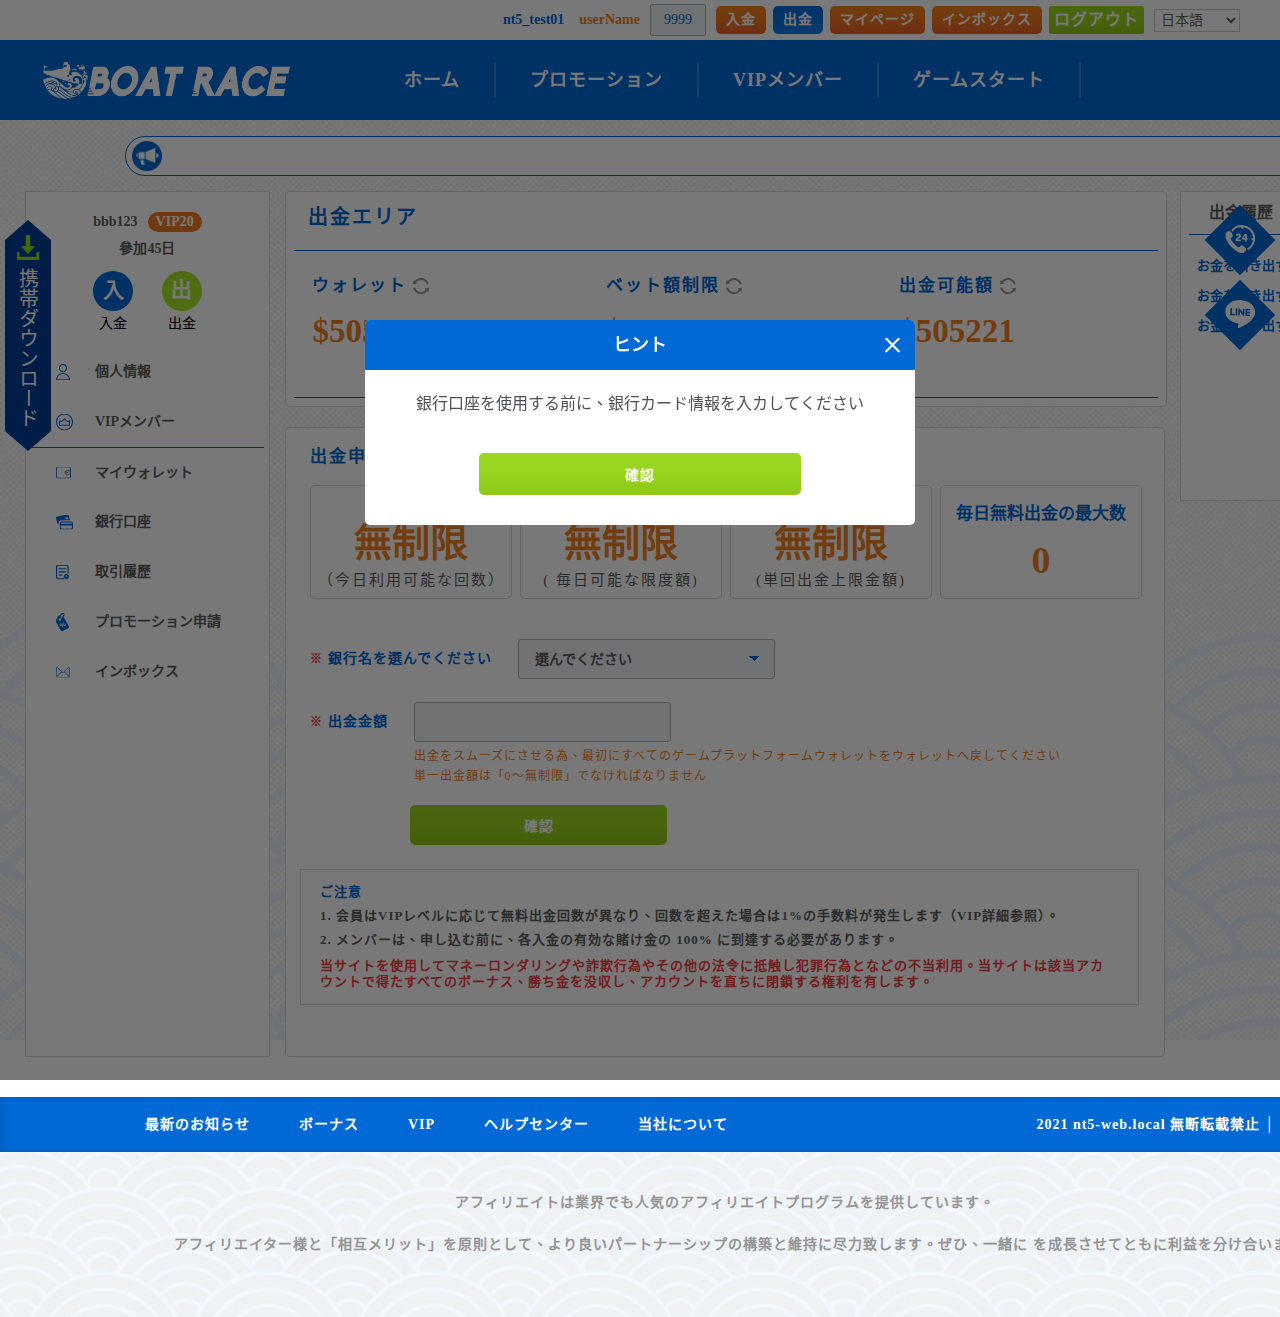
<file: html/withdrawal.html>
<!DOCTYPE html>
<html lang="zh-TW">
<head>
    <meta charset="UTF-8">
    <meta name="viewport" content="width=device-width, initial-scale=0.25">
    <title>Document</title>
    <link rel="stylesheet" href="../css/style.css">
    <link rel="stylesheet" href="../js/slick-1.8.1/slick/slick.css">
    <link rel="stylesheet" href="../js/slick-1.8.1/slick/slick-theme.css">
    <script src="https://code.jquery.com/jquery-3.6.0.min.js"></script>
    <script src="https://code.jquery.com/jquery-2.2.0.min.js"></script>
    <script src="../js/slick-1.8.1/slick/slick.min.js"></script>
    <script src="../js/javascript.js"></script>
</head>
<body onload="currentTime()">
    <header>
        <div class="top">
            <span class="brad">
                TONG BOU
                <span class="time"></span>
            </span>
            <ul class="user userInfo">
                <li class="loginPart">
                    <form class="loginForm">
                        <div>
                            <i></i>
                            <input type="text" placeholder="アカウントまたは携帯電話番号を入力して">
                        </div>
                        <div>
                            <i></i>
                            <input type="password" placeholder="パスワード">
                            <i class="forget"></i>
                        </div>
                        <button class="loginBtn" type="button">登録 </button>
                        <button class="loginPart register" onclick="window.open('./html/register.html')" type="button">ログイン</button>
                    </form>
                </li>
                <li class="infoPart">
                    <span class="lv">nt5_test01</span>
                    <span class="useRname">userName</span>
                </li>
                <li class="infoPart moneyTotal">
                    <span class="total">9999</span>
                    <i class="money_arrow"></i>
                </li>
                <li class="infoPart infoBtn" onclick="window.location.href='./deposit.html'">
                    入金 
                </li>
                <li class="infoPart infoBtn active" onclick="window.location.href='./withdrawal.html'">
                    出金 
                </li>
                <li class="infoPart infoBtn" onclick="window.location.href='./member.html'">
                    マイページ 
                </li>
                <li class="infoPart infoBtn" onclick="window.location.href='./mail.html'">
                    インボックス
                </li>
                <li class="infoPart logoutBtn" onclick="window.location.href='../index.html'">
                    ログアウト 
                </li>
                <li class="lang">
                    <select>
                        <option>日本語</option>
                        <option>简体中文</option>
                        <option>ENGLISH</option>
                        <option>繁體中文</option>
                    </select>
                </li>
            </ul>
        </div>
        <div class="gameNav">
            <div class="center">
                <img class="logo" src="../images/icon/svg/logo.svg">
                <ul>
                    <li class="menu" onclick="window.location.href='../index.html'"> ホーム </li>
                    <li class="saleBtn" onclick="window.location.href='../html/event.html'"> プロモーション </li>
                    <li class="vipBtn" onclick="window.location.href='../html/vip.html'"> VIPメンバー </li>
                    <li class="gameBtn" onclick="unlogin()"> ゲームスタート </li>
                </ul>
            </div>
        </div>
    </header>
    <div class="header"></div>
    <main>
        <div class="innerPage">
            <div class="marqueeArea">
                <div class="center">
                    <div class="marqueeWrap">
                        <i class="marquee_ic"></i>
                        <div class="marquee">
                            <pre>
                                <p>読売新聞社杯　全日本王座決定戦　開設６９周年記念</p>
                            </pre>
                        </div>
                    </div>
                </div>
            </div>
            <div class="center">
                <aside class="innerSide">
                    <div class="userInfo">
                        <div>
                            <p class="account">
                                bbb123
                                <span class="lv">VIP20</span>
                            </p>
                            <p class="days">參加45日</p>
                            <ul class="quickSelect">
                                <li onclick="window.location.href='./deposit.html'">
                                    <p class="btn">入</p>
                                    <span>入金</span>
                                </li>
                                <li onclick="window.location.href='./withdrawal.html'">
                                    <p class="btn active">出</p>
                                    <span>出金</span>
                                </li>
                            </ul>
                        </div>
                    </div>
                    <ul class="innerNav">
                        <li onclick="window.location.href='./member.html'">
                            <i class="user_ic"></i>
                            個人情報
                        </li>
                        <li onclick="window.location.href='./vip.html'">
                            <i class="vip_ic"></i>
                            VIPメンバー
                        </li>
                        <li onclick="window.location.href='./wallet.html'">
                            <i class="wallet_ic"></i>
                            マイウォレット
                        </li>
                        <li onclick="window.location.href='./bankCard.html'">
                            <i class="card_ic"></i>
                            銀行口座
                        </li>
                        <li onclick="window.location.href='./dealRecord.html'">
                            <i class="dealRecord_ic"></i>
                            取引履歷
                        </li>
                        <li onclick="window.location.href='./eventApply.html'">
                            <i class="event_ic"></i>
                            プロモーション申請
                        </li>
                        <li onclick="window.location.href='./mail.html'">
                            <i class="mail_ic"></i>
                            インボックス
                        </li>
                    </ul>
                </aside>
                <section>
                    <div class="withdrawalWrap">
                        <div class="withdrawalMiddle">
                            <div class="top">
                                <div class="title">
                                    <div>出金エリア</div>
                                </div>
                                <hr>
                                <div class="walletBox">
                                    <div class="smallBox">
                                        <div class="smallTitle">
                                            <p>
                                                ウォレット 
                                                <i class="reset_ic"></i>
                                            </p>
                                        </div>
                                        <div class="amount">$505221</div>
                                    </div>
                                    <div class="smallBox">
                                        <div class="smallTitle">
                                            <p class="limit">
                                                ベット額制限 
                                                <i class="reset_ic"></i>
                                            </p>
                                        </div>
                                        <div class="amount">$811</div>
                                    </div>
                                    <div class="smallBox">
                                        <div class="smallTitle">
                                            <p class="canUse">
                                                出金可能額 
                                                <i class="reset_ic"></i>
                                            </p>
                                        </div>
                                        <div class="amount">$505221</div>
                                    </div>
                                </div>
                                <hr>
                            </div>
                            <div class="bottom">
                                <p class="title">出金申請</p>
                                <ul>
                                    <li>
                                        <p class="name">出金の数</p>
                                        <p class="num">
                                            <span>無制限</span>
                                        </p>
                                        <p class="notice">（今日利用可能な回数）</p>
                                    </li>
                                    <li>
                                        <p class="name">出金限度額</p>
                                        <p class="num">
                                            <span>無制限</span>
                                        </p>
                                        <p class="notice">( 毎日可能な限度額)</p>
                                    </li>
                                    <li>
                                        <p class="name">単回限度額</p>
                                        <p class="num">
                                            <span>無制限</span>
                                        </p>
                                        <p class="notice">(単回出金上限金額)</p>
                                    </li>
                                    <li>
                                        <p class="name">毎日無料出金の最大数</p>
                                        <p class="num">
                                            <span>0</span>
                                        </p>
                                    </li>
                                </ul>
                                <form>
                                    <div class="row">
                                        <p>
                                            <i>※</i>
                                            銀行名を選んでください


                                        </p>
                                        <div>
                                            <select>
                                                <option> 選んでください </option>
                                            </select>
                                        </div>
                                    </div>
                                    <div class="row">
                                        <p>
                                            <i>※</i>
                                            出金金額 
                                        </p>
                                        <div>
                                            <input type="text">
                                            <div class="remind">出金をスムーズにさせる為、最初にすべてのゲームプラットフォームウォレットをウォレットへ戻してください</div>
                                            <div class="remind">単一出金額は「0〜無制限」でなければなりません</div>
                                        </div>
                                    </div>
                                    <button>確認</button>
                                </form>
                                <div class="remindBox">
                                    <div class="remindTitle">ご注意</div>
                                    <div>1. 会員はVIPレベルに応じて無料出金回数が異なり、回数を超えた場合は1%の手数料が発生します（VIP詳細参照）。</div>
                                    <div>2. メンバーは、申し込む前に、各入金の有効な賭け金の 100% に到達する必要があります。</div>
                                    <p>当サイトを使用してマネーロンダリングや詐欺行為やその他の法令に抵触し犯罪行為となどの不当利用。当サイトは該当アカ</p>
                                    <p>ウントで得たすべてのボーナス、勝ち金を没収し、アカウントを直ちに閉鎖する権利を有します。</p>
                                </div>
                            </div> 
                        </div>
                        <aside class="rightSide">
                            <div class="smallBoard">
                                <div class="title">
                                    出金履歷 
                                    <p class="more"onclick="window.location.href='./dealRecord.html'">
                                        もっと 
                                        <i class="arrow"></i>
                                    </p>
                                </div>
                                <ul>
                                    <li>お金を引き出す 100
                                        <div class="scss in">
                                            レビュー中
                                        </div>
                                    </li>
                                    <li>お金を引き出す 200
                                        <div class="scss yes">
                                            成功
                                        </div>
                                    </li>
                                    <li>お金を引き出す 300
                                        <div class="scss not">
                                            失敗しました
                                        </div>
                                    </li>
                                </ul>
                            </div>
                        </aside>
                    </div>
                </section>
            </div>
        </div>
    </main>
    <nav class="sideBar">
        <p class="download" a href="#">
            <i></i>
            携帯ダウンロード
        </p>
        <ul class="rightSide">
            <li class="callCenter" a href="#"><i></i></li>
            <li class="line" a href="#"><i></i></li>
        </ul>
    </nav>
    <footer>
        <div class="footerList">
            <div class="center">
                <ul>
                    <li class="title openNews">最新のお知らせ </li>
                    <li class="title" onclick="window.location.href='../html/event.html'">ボーナス</li>
                    <li class="title" onclick="window.location.href='../html/vip.html'">VIP</li>
                    <li class="title" onclick="window.location.href='../html/help.html'">ヘルプ​センター</li>
                    <li class="title" onclick="window.location.href='../html/help.html'">当社について</li>
                    <li class="pright">2021 nt5-web.local 無断転載禁止 │ 18+</li>
                </ul>
            </div>
            <div class="footer-site"><div class="center-wrap"><pre>アフィリエイトは業界でも人気のアフィリエイトプログラムを提供しています。
                アフィリエイター様と「相互メリット」を原則として、より良いパートナーシップの構築と維持に尽力致します。ぜひ、一緒に を成長させてともに利益を分け合いましょう。</pre></div>
            </div>
        </div>
    </footer>
    <div class="filter display">
        <div class="jumpWindow betWindow sportGame01">
            <i class="close_ic"></i>
            <div class="betTitle">36588</div>
            <form>
                <div class="row">
                    <p>中心錢包</p>
                    <input type="text" value="$9999">
                </div>
                <div class="row">
                    <i class="trans_arrow"></i>
                </div>
                <div class="row">
                    <p>BNG電子娛樂</p>
                    <input type="text" value="$0">
                </div>
                <div class="row">
                    <p>轉帳金額</p>
                    <input type="text" value="$100">
                </div>
                <div class="row forBtn">
                    <div class="btnBox">
                        <button>$100</button>
                        <button>$500</button>
                        <button>$1000</button>
                        <button>$3000</button>
                        <button>$5000</button>
                        <button>$10000</button>
                        <button>全部</button>
                    </div>
                </div>
                <div class="row forBtn">
                    <button class="check">確認</button>
                </div>
            </form>
            <div class="enterGame">
                <button>進入遊戲</button>
            </div>
        </div>
        <div class="jumpWindow betWindow liveGame01">
            <i class="close_ic"></i>
            <div class="betTitle">ALLBET</div>
            <form>
                <div class="row">
                    <p>中心錢包</p>
                    <input type="text" value="$9999">
                </div>
                <div class="row">
                    <i class="trans_arrow"></i>
                </div>
                <div class="row">
                    <p>歐博真人</p>
                    <input type="text" value="$0">
                </div>
                <div class="row">
                    <p>轉帳金額</p>
                    <input type="text" value="$100">
                </div>
                <div class="row forBtn">
                    <div class="btnBox">
                        <button>$100</button>
                        <button>$500</button>
                        <button>$1000</button>
                        <button>$3000</button>
                        <button>$5000</button>
                        <button>$10000</button>
                        <button>全部</button>
                    </div>
                </div>
                <div class="row forBtn">
                    <button class="check">確認</button>
                </div>
            </form>
            <div class="enterGame">
                <button>進入遊戲</button>
            </div>
        </div>
        <div class="jumpWindow betWindow liveGame02">
            <i class="close_ic"></i>
            <div class="betTitle">WM</div>
            <form>
                <div class="row">
                    <p>中心錢包</p>
                    <input type="text" value="$9999">
                </div>
                <div class="row">
                    <i class="trans_arrow"></i>
                </div>
                <div class="row">
                    <p>WM真人</p>
                    <input type="text" value="$0">
                </div>
                <div class="row">
                    <p>轉帳金額</p>
                    <input type="text" value="$100">
                </div>
                <div class="row forBtn">
                    <div class="btnBox">
                        <button>$100</button>
                        <button>$500</button>
                        <button>$1000</button>
                        <button>$3000</button>
                        <button>$5000</button>
                        <button>$10000</button>
                        <button>全部</button>
                    </div>
                </div>
                <div class="row forBtn">
                    <button class="check">確認</button>
                </div>
            </form>
            <div class="enterGame">
                <button>進入遊戲</button>
            </div>
        </div>
        <div class="jumpWindow betWindow lotteryGame01">
            <i class="close_ic"></i>
            <div class="betTitle">SG</div>
            <form>
                <div class="row">
                    <p>中心錢包</p>
                    <input type="text" value="$9999">
                </div>
                <div class="row">
                    <i class="trans_arrow"></i>
                </div>
                <div class="row">
                    <p>SG彩票</p>
                    <input type="text" value="$0">
                </div>
                <div class="row">
                    <p>轉帳金額</p>
                    <input type="text" value="$100">
                </div>
                <div class="row forBtn">
                    <div class="btnBox">
                        <button>$100</button>
                        <button>$500</button>
                        <button>$1000</button>
                        <button>$3000</button>
                        <button>$5000</button>
                        <button>$10000</button>
                        <button>全部</button>
                    </div>
                </div>
                <div class="row forBtn">
                    <button class="check">確認</button>
                </div>
            </form>
            <div class="enterGame">
                <button>進入遊戲</button>
            </div>
        </div>
        <div class="jumpWindow betWindow lotteryGame02">
            <i class="close_ic"></i>
            <div class="betTitle">GS</div>
            <form>
                <div class="row">
                    <p>中心錢包</p>
                    <input type="text" value="$9999">
                </div>
                <div class="row">
                    <i class="trans_arrow"></i>
                </div>
                <div class="row">
                    <p>GS彩票</p>
                    <input type="text" value="$0">
                </div>
                <div class="row">
                    <p>轉帳金額</p>
                    <input type="text" value="$100">
                </div>
                <div class="row forBtn">
                    <div class="btnBox">
                        <button>$100</button>
                        <button>$500</button>
                        <button>$1000</button>
                        <button>$3000</button>
                        <button>$5000</button>
                        <button>$10000</button>
                        <button>全部</button>
                    </div>
                </div>
                <div class="row forBtn">
                    <button class="check">確認</button>
                </div>
            </form>
            <div class="enterGame">
                <button>進入遊戲</button>
            </div>
        </div>
        <div class="jumpWindow betWindow slotGame01">
            <i class="close_ic"></i>
            <div class="betTitle">老虎機</div>
            <form>
                <div class="row">
                    <p>中心錢包</p>
                    <input type="text" value="$9999">
                </div>
                <div class="row">
                    <i class="trans_arrow"></i>
                </div>
                <div class="row">
                    <p>BNG電子娛樂</p>
                    <input type="text" value="$0">
                </div>
                <div class="row">
                    <p>轉帳金額</p>
                    <input type="text" value="$100">
                </div>
                <div class="row forBtn">
                    <div class="btnBox">
                        <button>$100</button>
                        <button>$500</button>
                        <button>$1000</button>
                        <button>$3000</button>
                        <button>$5000</button>
                        <button>$10000</button>
                        <button>全部</button>
                    </div>
                </div>
                <div class="row forBtn">
                    <button class="check">確認</button>
                </div>
            </form>
            <div class="enterGame">
                <button>進入遊戲</button>
            </div>
        </div>
        <div class="jumpWindow betWindow fishGame01">
            <i class="close_ic"></i>
            <div class="betTitle">捕魚機</div>
            <form>
                <div class="row">
                    <p>中心錢包</p>
                    <input type="text" value="$9999">
                </div>
                <div class="row">
                    <i class="trans_arrow"></i>
                </div>
                <div class="row">
                    <p>BNG電子娛樂</p>
                    <input type="text" value="$0">
                </div>
                <div class="row">
                    <p>轉帳金額</p>
                    <input type="text" value="$100">
                </div>
                <div class="row forBtn">
                    <div class="btnBox">
                        <button>$100</button>
                        <button>$500</button>
                        <button>$1000</button>
                        <button>$3000</button>
                        <button>$5000</button>
                        <button>$10000</button>
                        <button>全部</button>
                    </div>
                </div>
                <div class="row forBtn">
                    <button class="check">確認</button>
                </div>
            </form>
            <div class="enterGame">
                <button>進入遊戲</button>
            </div>
        </div>
        <div class="jumpWindow betWindow boardGame01">
            <i class="close_ic"></i>
            <div class="betTitle">棋牌遊戲</div>
            <form>
                <div class="row">
                    <p>中心錢包</p>
                    <input type="text" value="$9999">
                </div>
                <div class="row">
                    <i class="trans_arrow"></i>
                </div>
                <div class="row">
                    <p>鳳凰棋牌</p>
                    <input type="text" value="$0">
                </div>
                <div class="row">
                    <p>轉帳金額</p>
                    <input type="text" value="$100">
                </div>
                <div class="row forBtn">
                    <div class="btnBox">
                        <button>$100</button>
                        <button>$500</button>
                        <button>$1000</button>
                        <button>$3000</button>
                        <button>$5000</button>
                        <button>$10000</button>
                        <button>全部</button>
                    </div>
                </div>
                <div class="row forBtn">
                    <button class="check">確認</button>
                </div>
            </form>
            <div class="enterGame">
                <button>進入遊戲</button>
            </div>
        </div>
        <div class="jumpWindow news">
            <div class="title">
                <p>最新のお知らせ</p>
                <i class="close_ic"></i>
            </div>
            <ul class="nav">
                <li class="hot active">人気</li>
                <li class="normal">一般的</li>
                <li class="deposit">保証金</li>
            </ul>
            <ul class="content forHot display">
                <li>
                    <div>
                        <p class="text">アナウンステスト</p>
                        <!-- <p class="date">2021/09/26</p> -->
                    </div>
                </li>
                <li>
                    <div>
                        <p class="text">アナウンステスト</p>
                        <!-- <p class="date">2021/09/26</p> -->
                    </div>
                </li>
                <li>
                    <div>
                        <p class="text">アナウンステスト</p>
                        <!-- <p class="date">2021/09/26</p> -->
                    </div>
                </li>
            </ul>
            <ul class="content forNormal">
                <li>
                    <div>
                        <p class="text">アナウンステスト</p>
                        <!-- <p class="date">2021/09/26</p> -->
                    </div>
                </li>
                <li>
                    <div>
                        <p class="text">アナウンステスト</p>
                        <!-- <p class="date">2021/09/26</p> -->
                    </div>
                </li>
            </ul>
            <ul class="content forDeposit">
                <li>
                    <div>
                        <p class="text">アナウンステスト</p>
                        <!-- <p class="date">2021/09/26</p> -->
                    </div>
                </li>
            </ul>
        </div>
        <div class="jumpWindow loginWIndow display">
            <div class="title">
                <p> ヒント </p>
                <i class="close_ic"></i>
            </div>
            <form>
                <p>銀行口座を使用する前に、銀行カード情報を入カしてください</p>
                <button class="close" type="button">確認</button>
            </form>
        </div>
    </div>
</body>
</html>
</file>
<file: css/style.css>
@charset "UTF-8";
button:disabled {
  background: #ccc !important;
  border: none !important;
  color: #ffffff !important;
  -webkit-box-shadow: none !important;
          box-shadow: none !important;
  cursor: not-allowed;
}

input:disabled {
  background: #fafafa !important;
  color: #5f6368 !important;
  -webkit-box-shadow: none !important;
          box-shadow: none !important;
  pointer-events: none !important;
}

input:-moz-read-only {
  background: #eef2f5 !important;
  border: 1px solid #b3b3b3 !important;
  border-radius: 5px !important;
  color: #5f6368 !important;
  box-shadow: none !important;
  pointer-events: none !important;
  font-size: 14px;
  font-weight: bold;
  padding-left: 10px;
}

input:read-only {
  background: #eef2f5 !important;
  border: 1px solid #b3b3b3 !important;
  border-radius: 5px !important;
  color: #5f6368 !important;
  -webkit-box-shadow: none !important;
          box-shadow: none !important;
  pointer-events: none !important;
  font-size: 14px;
  font-weight: bold;
  padding-left: 10px;
}

header .acc_ic {
  background: url("../images/icon/svg/id.svg") no-repeat;
  background-size: 100%;
}

header .pass_ic {
  background: url("../images/icon/svg/pwd.svg") no-repeat;
  background-size: 100%;
}

header .forget {
  background: url("../images/icon/svg/question.svg") no-repeat;
  background-size: 100%;
}

header .register_ic {
  background: url("../images/icon/svg/register.svg") no-repeat;
  background-size: 100%;
}

main .marquee_ic {
  background: url("../images/icon/svg/marquee.svg") no-repeat;
  background-size: 100%;
}

main {
  background: url("../images/bg.jpg") center no-repeat;
  background-attachment: fixed;
}

.slick-prev::before, .slick-next::before {
  background: url("../images/icon/svg/arrow_w.svg") no-repeat;
}

.timelist button {
  background: url("../images/icon/svg/arrow_w.svg") no-repeat;
}

.seriesType {
  background: url("../images/mainRemind.png") no-repeat;
}

.remindbox span {
  background: url("../images/mainRemind.png") no-repeat;
}

.topGameList .prev, .topGameList .next {
  background: url("../images/icon/svg/arrow_g.svg") no-repeat;
  background-size: 600%;
}

.single-item .slick-prew, .slick-next {
  background: url("../images/icon/svg/arrow_w.svg") no-repeat;
  background-size: 100%;
}

.download i {
  background: url("../images/icon/svg/download.svg") no-repeat;
  background-size: 100%;
}

.rightSide .callCenter i {
  background: url("../images/icon/svg/notice.svg") no-repeat;
  background-size: 100%;
}

.rightSide .line i {
  background: url("../images/icon/svg/line.svg") no-repeat;
  background-size: 100%;
}

.downBar .depositTeach {
  background: url("../images/icon/svg/deposit_t.svg") no-repeat;
  background-size: 100%;
}

.downBar .withdrawalTeach {
  background: url("../images/icon/svg/withdrawal_t.svg") no-repeat;
  background-size: 100%;
}

.downBar .walletTeach {
  background: url("../images/icon/svg/wallet_t.svg") no-repeat;
  background-size: 100%;
}

.downBar .vip {
  background: url("../images/icon/svg/vip.svg") no-repeat;
  background-size: 100%;
}

footer .top button::before {
  background: url("../images/icon/svg/arrow_w.svg") no-repeat;
  background-size: 100%;
}

.footer-site {
  background: url("../images/footerdown.jpg");
  background-size: cover;
}

.partnerBox .bng {
  background: url("../images/icon/bng.png") no-repeat;
  background-size: 100%;
}

.partnerBox .pls {
  background: url("../images/icon/pls.png") no-repeat;
  background-size: 100%;
}

.partnerBox .sp {
  background: url("../images/icon/sp.png") no-repeat;
  background-size: 100%;
}

.partnerBox .allbet {
  background: url("../images/icon/allbet.png") no-repeat;
  background-size: 100%;
}

.partnerBox .sg {
  background: url("../images/icon/sg.png") no-repeat;
  background-size: 100%;
}

.partnerBox .rtg {
  background: url("../images/icon/rtg.png") no-repeat;
  background-size: 100%;
}

.partnerBox .ifun {
  background: url("../images/icon/ifun.png") no-repeat;
  background-size: 100%;
}

.partnerBox .wm {
  background: url("../images/icon/wm.png") no-repeat;
  background-size: 100%;
}

.partnerBox .gs {
  background: url("../images/icon/gs.png") no-repeat;
  background-size: 100%;
}

.partnerBox .iconic {
  background: url("../images/icon/iconic.png") no-repeat;
  background-size: 100%;
}

.partnerBox .i36588 {
  background: url("../images/icon/36588.png") no-repeat;
  background-size: 100%;
}

.partnerBox .rsg {
  background: url("../images/icon/rsg.png") no-repeat;
  background-size: 100%;
}

.partnerBox .png {
  background: #ffffff;
}

.footerList button i {
  background: url("../images/icon/svg/notice.svg") no-repeat;
  background-size: 100%;
}

.transferInfo .money i {
  background: url("../images/icon/svg/loading_g.svg") no-repeat;
  background-size: 100%;
}

.jumpWindow .close_ic {
  background: url("../images/icon/svg/close_w.svg") no-repeat;
  background-size: 100%;
}

.jumpWindow .close_ic_gray {
  background: url("../images/icon/svg/close_gray.svg") no-repeat;
  background-size: 100%;
}

.sportPage {
  background: url("../images/sport_background.png") no-repeat top center;
  background-size: cover;
}

.livePage {
  background: url("../images/live_background.png") no-repeat top center;
  background-size: cover;
}

.lotteryPage {
  background: url("../images/lotto_background.png") no-repeat top center;
  background-size: cover;
}

.slotBody .search_ic {
  background: url("../images/icon/svg/search.svg") no-repeat top center;
  background-size: cover;
}

.slotBody .pfName .bng_ic {
  background: url("../images/icon/bng_pf.png") no-repeat;
  background-size: 100%;
}

.slotBody .pfName .back {
  background: url("../images/icon/svg/arrow_r.svg") no-repeat;
  background-size: 100%;
}

.pfName button i {
  background: url("../images/icon/svg/arrow_w.svg") no-repeat;
  background-size: 100%;
}

.gameList .textBox .love {
  background: url("../images/icon/svg/love1.svg") no-repeat;
  background-size: 100%;
}

.gameList .textBox .love.active {
  background: url("../images/icon/svg/love2.svg") no-repeat;
  background-size: 100%;
}

.eventTitle {
  background: url("../images/eventTitle_bg.png") no-repeat 50%;
  height: 220px;
}

.eventBody .event_ic {
  background: url("../images/icon/svg/entire.svg") no-repeat;
  background-size: 100%;
}

.eventDetail .back_ic {
  background: url("../images/icon/svg/return.svg") no-repeat;
  background-size: 100%;
}

.innerNav .user_ic, .innerNav .user_ic::before {
  background: url("../images/icon/svg/innerNav_user.svg") no-repeat;
  background-size: 100%;
}

.innerNav .vip_ic, .innerNav .vip_ic::before {
  background: url("../images/icon/svg/innerNav_vip.svg") no-repeat;
  background-size: 100%;
}

.innerNav .wallet_ic, .innerNav .wallet_ic::before {
  background: url("../images/icon/svg/innerNav_wallet.svg") no-repeat;
  background-size: 100%;
}

.innerNav .card_ic, .innerNav .card_ic::before {
  background: url("../images/icon/svg/innerNav_card.svg") no-repeat;
  background-size: 100%;
}

.innerNav .dealRecord_ic, .innerNav .dealRecord_ic::before {
  background: url("../images/icon/svg/innerNav_dealRecord.svg") no-repeat;
  background-size: 100%;
}

.innerNav .betRecord_ic, .innerNav .betRecord::before {
  background: url("../images/icon/svg/innerNav_betRecord.svg") no-repeat;
  background-size: 100%;
}

.innerNav .event_ic, .innerNav .event_ic::before {
  background: url("../images/icon/svg/innerNav_event.svg") no-repeat;
  background-size: 100%;
}

.innerNav .mail_ic, .innerNav .mail_ic::before {
  background: url("../images/icon/svg/innerNav_mail.svg") no-repeat;
  background-size: 100%;
}

.memberWrap .level .data_ic {
  background: url("../images/icon/svg/data.svg") no-repeat center;
  background-size: 65%;
}

.memberWrap .level .phone_ic {
  background: url("../images/icon/svg/phone.svg") no-repeat center;
  background-size: 65%;
}

.memberWrap .level .bankcard_ic {
  background: url("../images/icon/svg/bankcard.svg") no-repeat center;
  background-size: 65%;
}

.memberWrap .level .mail_ic {
  background: url("../images/icon/svg/mail_w.svg") no-repeat center;
  background-size: 65%;
}

.vipHeader .medal {
  background: url("../images/icon/medal.png") no-repeat;
  background-size: 100%;
}

.vipWrap .detailTitle .back {
  background: url("../images/icon/svg/arrow_r.svg") no-repeat;
  background-size: 100%;
}

.vipWrap .detailCardBox .prev, .vipWrap .detailCardBox .next {
  background: url("../images/icon/svg/arrow_r.svg") no-repeat;
  background-size: 100%;
}

.vipWrap .detailCardBox .cardBg {
  background: url("../images/icon/vip_card.png") no-repeat;
  background-size: 100%;
}

.vipWrap .detailCardBox .cardBg.active {
  background: url("../images/icon/vip_card_red.png") no-repeat;
  background-size: 100%;
}

.vipWrap .detailCardBox .medal {
  background: url("../images/icon/medal.png") no-repeat;
  background-size: 100%;
}

.walletMiddle .totalTitle .icon {
  background: url("../images/icon/svg/problem_gray.svg") no-repeat;
  background-size: 100%;
}

.walletMiddle .ableTitle .icon {
  background: url("../images/icon/svg/problem_gray.svg") no-repeat;
  background-size: 100%;
}

.cardMiddle .card .addCard_ic {
  background: url("../images/icon/svg/addCard.svg") no-repeat;
  background-size: 100%;
}

.rightSide .smallBoard .arrow {
  background: url("../images/icon/svg/arrow_r.svg") no-repeat;
  background-size: 100%;
}

.mailWrap.innerMode .title .arrow_ic {
  background: url("../images/icon/svg/arrow_r.svg") no-repeat;
  background-size: 100%;
}

.mailWrap.innerMode .msgTitle .prev, .mailWrap.innerMode .msgTitle .next {
  background: url("../images/icon/svg/arrow_g.svg") no-repeat center;
  background-size: 11px 19px;
}

.betWrap .fakeTable .arrow_ic {
  background: url("../images/icon/svg/arrow_r.svg") no-repeat;
  background-size: 100%;
}

.depositWrap .top .title button i {
  background: url("../images/icon/svg/problem.svg") no-repeat;
  background-size: 100%;
}

.depositWrap .list .card_ic {
  background: url("../images/icon/svg/card.svg") no-repeat;
  background-size: 100%;
}

.depositWrap .list .shop_ic {
  background: url("../images/icon/svg/atm.svg") no-repeat;
  background-size: 100%;
}

.depositWrap .list .usdt_ic {
  background: url("../images/icon/svg/usdt.svg") no-repeat;
  background-size: 100%;
}

.depositWrap .list .card2_ic {
  background: url("../images/icon/svg/bank.svg") no-repeat;
  background-size: 100%;
}

.depositWrap .list .vp_ic {
  background: url("../images/icon/svg/shop.svg") no-repeat;
  background-size: 100%;
}

.depositWrap .list .vp_ic1 {
  background: url("../images/icon/svg/venus_point.svg") no-repeat;
  background-size: 100%;
}

.depositWrap .list .prev, .depositWrap .list .next {
  background: url("../images/icon/svg/arrow_r.svg") no-repeat;
  background-size: 100%;
}

.withdrawalWrap .rightSide .trans_arrow {
  background: url("../images/icon/svg/transfer_arrow.svg") no-repeat;
  background-size: 100%;
}

.withdrawalWrap .smallTitle .reset_ic {
  background: url("../images/icon/svg/refresh.svg") no-repeat;
  background-size: 100%;
}

.withdrawalWrap .platformBox .db_arrow {
  background: url("../images/icon/svg/unfold.svg") no-repeat;
  background-size: 100%;
}

.transferWrap .walletTitle .reset_ic {
  background: url("../images/icon/svg/refresh.svg") no-repeat;
  background-size: 100%;
}

.transferWrap .platform .db_arrow {
  background: url("../images/icon/svg/unfold.svg") no-repeat;
  background-size: 100%;
}

.transferWrap .platformBox .trans_ic {
  background: url("../images/icon/svg/transfer_arrow.svg") no-repeat;
  background-size: 100%;
}

.helpPage {
  background: url("../images/bg.png") no-repeat top center;
  background-size: cover;
  background-attachment: fixed;
}

.helpPage .nav .arrow_ic {
  background: url("../images/icon/svg/arrow_w.svg") no-repeat;
  background-size: 100%;
}

.helpPage .nav .bulb {
  background: url("../images/icon/svg/bulb.svg") no-repeat;
  background-size: 100%;
}

.helpPage .nav .problem {
  background: url("../images/icon/svg/helpProblem.svg") no-repeat;
  background-size: 100%;
}

.helpPage .nav .aboutUs {
  background: url("../images/icon/svg/aboutus.svg") no-repeat;
  background-size: 100%;
}

.helpPage .nav .download {
  background: url("../images/icon/svg/download.svg") no-repeat;
  background-size: 100%;
}

.helpPage .teachList .arrow_ic {
  background: url("../images/icon/svg/arrow_w.svg") no-repeat;
  background-size: 100%;
}

.helpPage .img.online01 {
  background: url("../images/help/online01.png") no-repeat;
  background-size: 100%;
}

.helpPage .img.online02 {
  background: url("../images/help/online02.png") no-repeat;
  background-size: 100%;
}

.helpPage .img.online03 {
  background: url("../images/help/online03.png") no-repeat;
  background-size: 100%;
}

.helpPage .img.online04 {
  background: url("../images/help/online04.png") no-repeat;
  background-size: 100%;
}

.helpPage .img.online05 {
  background: url("../images/help/online05.png") no-repeat;
  background-size: 100%;
}

.jumpWindow.betWindow .close_ic {
  background: url("../images/icon/svg/close_gray.svg") no-repeat;
  background-size: 100%;
}

.jumpWindow.betWindow .trans_arrow {
  background: url("../images/icon/svg/transfer_arrow.svg") no-repeat;
  background-size: 100%;
}

.registerWrap {
  background: url("../images/bg.jpg") no-repeat;
  background-size: cover;
  background-attachment: fixed;
}

.registerWrap .eye {
  background: url("../images/icon/svg/eye.svg") no-repeat;
  background-size: 100%;
}

.registerWrap .left {
  background: url("../images/register_background2.png") no-repeat;
  background-size: cover;
}

.registerWrap .right {
  background: url("../images/register_background3.png") no-repeat;
  background-size: cover;
}

.registerWrap .text-icon {
  background: url("../images/number.png");
  position: absolute;
  left: 9px;
  top: 9px;
  background-size: 100%;
}

.registerWrap .password-icon {
  background: url("../images/password.png");
  position: absolute;
  left: 9px;
  top: 9px;
  background-size: 100%;
}

.registerWrap .telephone {
  background: url("../images/PHOne.png");
  position: absolute;
  left: 9px;
  top: 9px;
  background-size: 100%;
}

.registerWrap .invite {
  background: url("../images/MAIl.png");
  position: absolute;
  left: 9px;
  top: 9px;
  background-size: 100%;
}

header .topGameList div {
  width: 220px;
  height: 96px;
}
header .topGameList div img {
  width: 100%;
  height: 100%;
  -o-object-fit: contain;
     object-fit: contain;
}

.single-item img {
  width: 590px;
  height: 320px;
  max-height: 500px;
  -o-object-fit: cover;
     object-fit: cover;
}

.centerLink {
  background: url("../images/centerLink.jpg");
}

.mainWrap .typeList .img {
  width: 452px;
  height: 317px;
}

.mainWrap .typeList .sport .img {
  background: url("../images/入口圖/sport.png") no-repeat;
  background-size: 100%;
}

.mainWrap .typeList .live .img {
  background: url("../images/入口圖/live.png") no-repeat;
  background-size: 100%;
}

.mainWrap .typeList .slot .img {
  background: url("../images/入口圖/slot.png") no-repeat;
  background-size: 100%;
}

.mainWrap .typeList .lottery .img {
  background: url("../images/入口圖/lottery.png") no-repeat;
  background-size: 100%;
}

.mainWrap .typeList .fish .img {
  background: url("../images/入口圖/fish.png") no-repeat;
  background-size: 100%;
}

.mainWrap .typeList .board .img {
  background: url("../images/入口圖/board.png") no-repeat;
  background-size: 100%;
}

.gameWrap .mainImg {
  width: 609px;
  height: 592px;
}
.gameWrap .mainImg.lottery {
  width: 474px;
  height: 478px;
  margin: 0 0 61px;
}

.gameWrap .sportPage .btnBox img {
  width: 220px;
  height: 96px;
}

.gameWrap .livePage .imgBox {
  width: 170px;
  height: 96px;
}
.gameWrap .livePage .imgBox img {
  width: 100%;
  height: 100%;
  -o-object-fit: contain;
     object-fit: contain;
}

.gameWrap .lotteryPage .btnBox img {
  width: 220px;
  height: 96px;
  -o-object-fit: contain;
     object-fit: contain;
}

.pfName img {
  width: auto;
  height: 85%;
}

.slotBody .gameList img {
  width: 100%;
  height: 165px;
}

.eventBox .imgBox {
  width: 719px;
  height: 210px;
}
.eventBox .imgBox img {
  width: 100%;
  height: 100%;
  -o-object-fit: cover;
     object-fit: cover;
}

.eventDetail .imgBox {
  width: 100%;
  height: 423px;
}
.eventDetail .imgBox img {
  width: 100%;
  height: 100%;
  -o-object-fit: cover;
     object-fit: cover;
}

.checkEvent .imgBox {
  width: 100%;
  height: 400px;
}
.checkEvent .imgBox img {
  width: 100%;
  height: auto;
  -o-object-fit: cover;
     object-fit: cover;
}

header .logo {
  width: 255px;
  height: 53px;
  margin-right: 74px;
}

.registerWrap .left img {
  width: 305px;
  height: 53px;
  position: absolute;
  padding-bottom: 280px;
}

/* http://meyerweb.com/eric/tools/css/reset/ 
   v2.0 | 20110126
   License: none (public domain)
*/
html, body, div, span, applet, object, iframe,
h1, h2, h3, h4, h5, h6, p, blockquote, pre,
a, abbr, acronym, address, big, cite, code,
del, dfn, em, img, ins, kbd, q, s, samp,
small, strike, strong, sub, sup, tt, var,
b, u, i, center,
dl, dt, dd, ol, ul, li,
fieldset, form, label, legend,
table, caption, tbody, tfoot, thead, tr, th, td,
article, aside, canvas, details, embed,
figure, figcaption, footer, header, hgroup,
menu, nav, output, ruby, section, summary,
time, mark, audio, video {
  margin: 0;
  padding: 0;
  border: 0;
  font-size: 100%;
  font: inherit;
  vertical-align: baseline;
}

/* HTML5 display-role reset for older browsers */
article, aside, details, figcaption, figure,
footer, header, hgroup, menu, nav, section {
  display: block;
}

body {
  line-height: 1;
  font-family: "微軟正黑體";
}

ol, ul {
  list-style: none;
}

blockquote, q {
  quotes: none;
}

blockquote:before, blockquote:after,
q:before, q:after {
  content: "";
  content: none;
}

table {
  border-collapse: collapse;
  border-spacing: 0;
  font-family: "微軟正黑體";
}

button {
  cursor: pointer;
  outline: none;
  border: none;
  padding: 0px;
  font-family: "微軟正黑體";
}

select, input {
  outline: none;
  -webkit-box-sizing: border-box;
          box-sizing: border-box;
  font-family: "微軟正黑體";
}

main {
  display: block;
}

html, body {
  width: 100%;
  height: auto;
}

html {
  width: 100%;
  height: 100%;
}
html body {
  width: 100%;
  height: 100%;
  min-width: 1450px;
  min-height: 768px;
}
html body header {
  width: 100%;
  height: 120px;
  background: #ffffff;
  position: fixed;
  z-index: 10;
}
html body header .top {
  width: 1200px;
  height: 40px;
  margin: 0px auto;
  display: -webkit-box;
  display: -ms-flexbox;
  display: flex;
  -webkit-box-align: center;
      -ms-flex-align: center;
          align-items: center;
  -webkit-box-pack: justify;
      -ms-flex-pack: justify;
          justify-content: space-between;
}
html body header .top .brad {
  font-size: 22px;
  color: #ffffff;
}
html body header .top .user {
  width: auto;
  height: 100%;
  display: -webkit-box;
  display: -ms-flexbox;
  display: flex;
  -webkit-box-align: center;
      -ms-flex-align: center;
          align-items: center;
  font-size: 14px;
}
html body header .top .user.login .loginPart {
  display: -webkit-box;
  display: -ms-flexbox;
  display: flex;
}
html body header .top .user.userInfo .infoPart {
  display: -webkit-box;
  display: -ms-flexbox;
  display: flex;
}
html body header .top .user.userInfo .infoBtn {
  width: auto;
  height: 28px;
  border-radius: none;
  margin-right: 7px;
  padding: 0 10px;
  background: -webkit-gradient(linear, left top, left bottom, color-stop(0, #f3861e), color-stop(60%, #f07422), to(#ee6128));
  background: linear-gradient(180deg, #f3861e 0, #f07422 60%, #ee6128);
  color: #ffffff;
  font-size: 14px;
  font-weight: bold;
  letter-spacing: 1px;
  border-radius: 5px;
  cursor: pointer;
}
html body header .top .user.userInfo .infoBtn:hover, html body header .top .user.userInfo .infoBtn:active, html body header .top .user.userInfo .infoBtn.active {
  background: -webkit-gradient(linear, left top, left bottom, color-stop(0, #0069d5), color-stop(99%, #157eea));
  background: linear-gradient(180deg, #0069d5 0, #157eea 99%);
}
html body header .top .user.userInfo .logoutBtn {
  width: auto;
  height: 28px;
  padding: 0 5px;
  margin-right: 10px;
  background: -webkit-gradient(linear, left top, left bottom, color-stop(0, #9bd722), color-stop(45%, #99d420), color-stop(99%, #8fc819));
  background: linear-gradient(180deg, #9bd722 0, #99d420 45%, #8fc819 99%);
  border-radius: 2px;
  color: #ffffff;
  font-size: 16px;
  font-weight: bold;
  letter-spacing: 1px;
  cursor: pointer;
}
html body header .top .user.userInfo .logoutBtn:hover, html body header .top .user.userInfo .logoutBtn:active, html body header .top .user.userInfo .logoutBtn.active {
  background: -webkit-gradient(linear, left top, left bottom, color-stop(0, #8fc819), color-stop(45%, #99d420), color-stop(99%, #9bd722));
  background: linear-gradient(180deg, #8fc819 0, #99d420 45%, #9bd722 99%);
}
html body header .top .user li:not(.platform) {
  display: none;
  width: auto;
  height: 100%;
  -webkit-box-align: center;
      -ms-flex-align: center;
          align-items: center;
}
html body header .top .user li:not(.platform) .loginForm {
  width: 100%;
  height: 100%;
  display: -webkit-box;
  display: -ms-flexbox;
  display: flex;
  -webkit-box-align: center;
      -ms-flex-align: center;
          align-items: center;
  -webkit-box-pack: justify;
      -ms-flex-pack: justify;
          justify-content: space-between;
}
html body header .top .user li:not(.platform) .loginForm div {
  position: relative;
}
html body header .top .user li:not(.platform) .loginForm div i {
  width: 16px;
  height: 16px;
  position: absolute;
  top: 50%;
  -webkit-transform: translateY(-50%);
          transform: translateY(-50%);
}
html body header .top .user li:not(.platform) .loginForm div i.acc_ic {
  left: 19px;
}
html body header .top .user li:not(.platform) .loginForm div i.pass_ic {
  width: 12px;
  left: 21px;
}
html body header .top .user li:not(.platform) .loginForm div i.forget {
  right: 15px;
  cursor: pointer;
  color: #f3821f;
}
html body header .top .user li:not(.platform) .loginForm div input {
  width: 288px;
  height: 30px;
  margin: 0 6px;
  padding: 0 10px;
  font-size: 14px !important;
  border: solid 1px #b3b3b3;
  background: #ffffff;
  border-radius: 6px;
  font-size: 16px;
  font-weight: bold;
}
html body header .top .user li:not(.platform) .loginForm div input::-webkit-input-placeholder {
  color: #b3cae3;
}
html body header .top .user li:not(.platform) .loginForm div .password_0 {
  width: 155px;
  height: 30px;
  margin: 0 6px;
  padding: 0 10px;
  border: solid 1px #b3b3b3;
  background: #ffffff;
  border-radius: 6px;
  font-size: 16px;
  font-weight: bold;
}
html body header .top .user li:not(.platform) .loginForm div .password_0::-webkit-input-placeholder {
  color: #b3cae3;
}
html body header .top .user li:not(.platform) .loginForm button {
  height: 30px;
  line-height: 30px;
  margin-left: 3px;
  margin-right: 3px;
  background: -webkit-gradient(linear, left top, left bottom, color-stop(0, #9bd722), color-stop(45%, #99d420), color-stop(99%, #8fc819));
  background: linear-gradient(180deg, #9bd722 0, #99d420 45%, #8fc819 99%);
  border-radius: 3px;
  color: #ffffff;
  font-size: 15px;
  font-weight: bold;
  padding: 0 10px;
  -webkit-box-shadow: 0 1px 4px #00000042;
          box-shadow: 0 1px 4px #00000042;
}
html body header .top .user li:not(.platform) .loginForm button:hover, html body header .top .user li:not(.platform) .loginForm button:active, html body header .top .user li:not(.platform) .loginForm button.active {
  background: -webkit-gradient(linear, left bottom, left top, color-stop(0, #9bd722), color-stop(45%, #99d420), color-stop(99%, #8fc819));
  background: linear-gradient(0deg, #9bd722 0, #99d420 45%, #8fc819 99%);
}
html body header .top .user li:not(.platform) .loginForm button:last-child {
  background: -webkit-gradient(linear, left top, left bottom, color-stop(0, #41bef2), color-stop(45%, #36b7ed), color-stop(99%, #29afe6));
  background: linear-gradient(180deg, #41bef2 0, #36b7ed 45%, #29afe6 99%);
  border-radius: 6px;
  color: #ffffff;
  font-size: 15px;
  font-weight: bold;
  padding: 0 10px;
  -webkit-box-shadow: 0 1px 4px #00000042;
          box-shadow: 0 1px 4px #00000042;
}
html body header .top .user li:not(.platform) .loginForm button:last-child:hover, html body header .top .user li:not(.platform) .loginForm button:last-child:active, html body header .top .user li:not(.platform) .loginForm button:last-child.active {
  background: -webkit-gradient(linear, left bottom, left top, color-stop(0, #41bef2), color-stop(45%, #36b7ed), color-stop(99%, #29afe6));
  background: linear-gradient(0deg, #41bef2 0, #36b7ed 45%, #29afe6 99%);
}
html body header .top .user li:not(.platform) .loginForm .forget-box {
  width: auto;
  height: 30px;
  margin-left: 4px;
  cursor: pointer;
}
html body header .top .user li:not(.platform) .loginForm .forget-box .forget {
  left: 0;
}
html body header .top .user li:not(.platform) .loginForm .forget-box .forget-password {
  width: 195px;
  color: #f3821f;
  text-align: center;
  line-height: 30px;
  text-decoration: underline;
}
html body header .top .user li:not(.platform) .lv {
  color: #0069d5;
  padding-right: 15px;
  font-weight: bold;
}
html body header .top .user li:not(.platform) .useRname {
  color: #f3821f;
  font-weight: bold;
}
html body header .top .user li:not(.platform) .icon {
  display: inline-block;
  margin-right: 10px;
}
html body header .top .user li:not(.platform) .icon.member_ic {
  width: 19px;
  height: 22px;
}
html body header .top .user li:not(.platform) .icon.mail_ic {
  width: 23px;
  height: 18px;
}
html body header .top .user li:not(.platform) .icon.logout_ic {
  width: 22px;
  height: 22px;
}
html body header .top .user li:not(.platform).moneyTotal {
  position: relative;
  color: #2c3138;
  cursor: pointer;
}
html body header .top .user li:not(.platform).moneyTotal .total {
  background: #eef2f5;
  border-radius: 2px;
  width: auto;
  height: 30px;
  padding: 0 13px;
  line-height: 30px;
  position: relative;
  -webkit-user-select: none;
     -moz-user-select: none;
      -ms-user-select: none;
          user-select: none;
  color: #0069d5;
  border: 1px solid #b3b3b3;
  margin: 0 10px;
}
html body header .top .user li:not(.platform).moneyTotal .transferInfo {
  display: none;
  width: 290px;
  height: auto;
  font-weight: bold;
  background: #cacfd3;
  border: solid 1px #b3b3b3;
  position: absolute;
  top: 45px;
  left: 0px;
  z-index: 2;
}
html body header .top .user li:not(.platform).moneyTotal .transferInfo.display {
  display: block;
}
html body header .top .user li:not(.platform).moneyTotal .transferInfo li {
  width: 100%;
  height: 47px;
  padding: 11px 16px;
  border-bottom: solid 1px #b3b3b3;
  -webkit-box-sizing: border-box;
          box-sizing: border-box;
  color: #ffffff;
}
html body header .top .user li:not(.platform).moneyTotal .transferInfo li div {
  width: 100%;
  height: 100%;
  display: -webkit-box;
  display: -ms-flexbox;
  display: flex;
  -webkit-box-align: center;
      -ms-flex-align: center;
          align-items: center;
  -webkit-box-pack: justify;
      -ms-flex-pack: justify;
          justify-content: space-between;
  position: relative;
}
html body header .top .user li:not(.platform).moneyTotal .transferInfo li div .money i {
  display: none;
  position: absolute;
  width: 20px;
  height: 20px;
  top: 50%;
  -webkit-transform: translateY(-50%);
          transform: translateY(-50%);
  right: -6px;
  -webkit-animation: circle 1s linear infinite;
          animation: circle 1s linear infinite;
}
html body header .top .user li:not(.platform).moneyTotal .transferInfo li div .money i.display {
  display: block;
}
@-webkit-keyframes circle {
  0% {
    -webkit-transform: translateY(-50%) rotate(0deg);
            transform: translateY(-50%) rotate(0deg);
  }
  100% {
    -webkit-transform: translateY(-50%) rotate(360deg);
            transform: translateY(-50%) rotate(360deg);
  }
}
@keyframes circle {
  0% {
    -webkit-transform: translateY(-50%) rotate(0deg);
            transform: translateY(-50%) rotate(0deg);
  }
  100% {
    -webkit-transform: translateY(-50%) rotate(360deg);
            transform: translateY(-50%) rotate(360deg);
  }
}
html body header .top .user li:not(.platform).lang {
  display: -webkit-box;
  display: -ms-flexbox;
  display: flex;
}
html body header .top .user li:not(.platform).lang select {
  width: auto;
  height: auto;
  background: none;
  border: none;
  color: #5f6368;
  cursor: pointer;
  font-size: 14px;
  border: 1px solid #cecece;
  padding: 2px;
}
html body header .top .user li:not(.platform).lang select option {
  background: #ffffff;
  color: #333333;
}
html body header .gameNav {
  width: 100%;
  height: 80px;
  background: #0069d5;
}
html body header .gameNav .center {
  width: 1200px;
  height: 80px;
  margin: 0 auto;
  display: -webkit-box;
  display: -ms-flexbox;
  display: flex;
  -webkit-box-align: center;
      -ms-flex-align: center;
          align-items: center;
  -webkit-box-pack: left;
      -ms-flex-pack: left;
          justify-content: left;
  position: relative;
}
html body header .gameNav .center ul {
  width: auto;
  height: 100%;
  display: -webkit-box;
  display: -ms-flexbox;
  display: flex;
}
html body header .gameNav .center ul li {
  display: -webkit-box;
  display: -ms-flexbox;
  display: flex;
  -webkit-box-align: center;
      -ms-flex-align: center;
          align-items: center;
  width: auto;
  height: 100%;
  padding: 0 20px;
  margin: 0 15px;
  font-size: 18px;
  letter-spacing: 1px;
  cursor: pointer;
  color: #ffffff;
  font-weight: bold;
  position: relative;
}
html body header .gameNav .center ul li:hover, html body header .gameNav .center ul li:active, html body header .gameNav .center ul li.active {
  background: #003f97;
}
html body header .gameNav .center ul li::before {
  content: "";
  position: absolute;
  top: 50%;
  -webkit-transform: translateY(-50%);
          transform: translateY(-50%);
  right: -16px;
  width: 2px;
  height: 35px;
  background: #3789de;
}
html body header .topGameList {
  width: 100%;
  height: 0;
  overflow: hidden;
  position: absolute;
  left: 0px;
  bottom: -170px;
  z-index: 1;
}
html body header .topGameList.display {
  height: auto;
}
html body header .topGameList .listWrap {
  width: 100%;
  height: 170px;
  -webkit-box-sizing: border-box;
          box-sizing: border-box;
  border-top: solid 1px #d5d6d7;
  background: #3789de;
}
html body header .topGameList .listWrap .center {
  width: 1400px;
  height: 100%;
  margin: 0 auto;
  display: -webkit-box;
  display: -ms-flexbox;
  display: flex;
  -webkit-box-align: center;
      -ms-flex-align: center;
          align-items: center;
  -webkit-box-pack: center;
      -ms-flex-pack: center;
          justify-content: center;
}
html body header .topGameList .listWrap .center i {
  display: none;
  width: 15px;
  height: 30px;
  cursor: pointer;
}
html body header .topGameList .listWrap .center i.prev {
  margin-right: 10px;
}
html body header .topGameList .listWrap .center i.next {
  -webkit-transform: scaleX(-1);
          transform: scaleX(-1);
  margin-left: 10px;
}
html body header .topGameList .listWrap .center i.display {
  display: block;
}
html body header .topGameList .listWrap .center .container {
  width: 1320px;
  height: 100%;
  overflow: hidden;
}
html body header .topGameList .listWrap .center .container ul {
  display: none;
  width: 100%;
  height: 100%;
  -webkit-transition: 0.6s ease;
  transition: 0.6s ease;
}
html body header .topGameList .listWrap .center .container ul.display {
  display: -webkit-box;
  display: -ms-flexbox;
  display: flex;
}
html body header .topGameList .listWrap .center .container ul li {
  cursor: pointer;
  display: -webkit-box;
  display: -ms-flexbox;
  display: flex;
  -webkit-box-pack: center;
      -ms-flex-pack: center;
          justify-content: center;
  -webkit-box-orient: vertical;
  -webkit-box-direction: normal;
      -ms-flex-direction: column;
          flex-direction: column;
}
html body header .topGameList .listWrap .center .container ul li p {
  font-size: 14px;
  padding-top: 8px;
  text-align: center;
  color: #959595;
}
html body .header {
  width: 100%;
  height: 120px;
}
html body main {
  width: 100%;
  height: auto;
}
html body main .main-bg {
  width: 1200px;
  height: 735px;
  margin: auto;
  padding: 0 0 48px 0;
}
html body main .main-bg .marqueeArea {
  width: 1200px;
  height: 40px;
  position: absolute;
  margin: 15px auto 0;
}
html body main .main-bg .marqueeArea .center {
  width: 100%;
  height: 100%;
  border: 1px solid #0069d5;
  border-radius: 30px;
  -webkit-box-pack: center;
      -ms-flex-pack: center;
          justify-content: center;
  -webkit-box-align: center;
      -ms-flex-align: center;
          align-items: center;
  position: absolute;
  background: #ffffff;
  padding: 0 10px 0 40px;
  -webkit-box-sizing: border-box;
          box-sizing: border-box;
}
html body main .main-bg .marqueeArea .center .marqueeWrap {
  width: 100%;
  height: 100%;
  display: -webkit-box;
  display: -ms-flexbox;
  display: flex;
  -webkit-box-align: center;
      -ms-flex-align: center;
          align-items: center;
}
html body main .main-bg .marqueeArea .center .marqueeWrap .marquee_ic {
  width: 30px;
  height: 30px;
  display: block;
  position: absolute;
  top: 50%;
  left: 6px;
  -webkit-transform: translateY(-50%);
          transform: translateY(-50%);
  color: transparent;
  pointer-events: none;
  -webkit-user-select: none;
     -moz-user-select: none;
      -ms-user-select: none;
          user-select: none;
  z-index: 2;
  background-size: 100%;
}
html body main .main-bg .marqueeArea .center .marqueeWrap .marquee {
  width: 100%;
  height: 100%;
  overflow: hidden;
}
html body main .main-bg .marqueeArea .center .marqueeWrap .marquee pre {
  width: 100%;
  height: 100%;
  display: -webkit-box;
  display: -ms-flexbox;
  display: flex;
  -webkit-box-align: center;
      -ms-flex-align: center;
          align-items: center;
  -webkit-box-pack: end;
      -ms-flex-pack: end;
          justify-content: flex-end;
  -webkit-animation: marquee 30s linear infinite;
          animation: marquee 30s linear infinite;
  padding-left: 100%;
}
html body main .main-bg .marqueeArea .center .marqueeWrap .marquee pre p {
  width: 100%;
  font-size: 17px;
  color: #0069d5;
  font-weight: 700;
  overflow: hidden;
  -webkit-box-sizing: border-box;
          box-sizing: border-box;
}
@-webkit-keyframes marquee {
  0% {
    -webkit-transform: translate(0%);
            transform: translate(0%);
  }
  100% {
    -webkit-transform: translate(-100%);
            transform: translate(-100%);
  }
}
@keyframes marquee {
  0% {
    -webkit-transform: translate(0%);
            transform: translate(0%);
  }
  100% {
    -webkit-transform: translate(-100%);
            transform: translate(-100%);
  }
}
html body main .main-bg .left-side {
  width: calc(50% - 10px);
  height: auto;
  border: 1px solid #d5d6d7;
  display: inline-block;
  margin-top: 72px;
  -webkit-box-sizing: border-box;
          box-sizing: border-box;
  float: left;
  background: #ffffff;
}
html body main .main-bg .left-side .ad {
  width: calc(50% - 10px);
  min-width: 590px;
  height: 320px;
  -webkit-box-sizing: border-box;
          box-sizing: border-box;
  padding: 0;
  margin: 0;
  background: #eeeeee;
}
html body main .main-bg .left-side .ad .single-item {
  margin: 0;
}
html body main .main-bg .left-side .ad .single-item .slick-slide {
  outline: none;
}
html body main .main-bg .left-side .ad .single-item button {
  z-index: 1;
  width: 60px;
  height: 65px;
  top: 352px;
}
html body main .main-bg .left-side .ad .single-item button:hover::after, html body main .main-bg .left-side .ad .single-item button:active::after, html body main .main-bg .left-side .ad .single-item button.active::after {
  opacity: 1;
}
html body main .main-bg .left-side .ad .single-item button::after {
  content: "";
  position: absolute;
  top: 50%;
  left: 50%;
  -webkit-transform: translate(-50%, -50%);
          transform: translate(-50%, -50%);
  width: 16px;
  height: 27px;
  opacity: 0.5;
}
html body main .main-bg .left-side .ad .single-item .slick-prev, html body main .main-bg .left-side .ad .single-item .slick-next {
  top: unset;
  bottom: -63px;
  -webkit-transform: translate(0);
          transform: translate(0);
  width: 63px;
  height: 63px;
  z-index: 1;
}
html body main .main-bg .left-side .ad .single-item .slick-prev::before, html body main .main-bg .left-side .ad .single-item .slick-next::before {
  content: "";
  position: absolute;
  width: 20px;
  height: 34px;
  top: 50%;
  left: 50%;
  -webkit-transform: translate(-50%, -50%);
          transform: translate(-50%, -50%);
}
html body main .main-bg .left-side .ad .single-item .slick-prev {
  left: 15px;
}
html body main .main-bg .left-side .ad .single-item .slick-next {
  right: 15px;
}
html body main .main-bg .left-side .ad .single-item .slick-next::before {
  -webkit-transform: translate(-50%, -50%) scaleX(-1);
          transform: translate(-50%, -50%) scaleX(-1);
}
html body main .main-bg .left-side .centerLink {
  display: block;
  width: 100%;
  height: 180px;
  background-size: cover;
  margin-top: 63px;
}
html body main .main-bg .right-side {
  width: calc(50% - 15px);
  height: auto;
  border: 1px solid #d5d6d7;
  border-top: 4px solid #0069d5;
  background: #ffffff;
  float: right;
  display: inline-block;
  vertical-align: top;
  margin: 72px 0 0 20px;
}
html body main .main-bg .right-side .home {
  padding-top: 24px;
}
html body main .main-bg .right-side .home .center-wrap {
  width: 90%;
  margin: 0 auto;
}
html body main .main-bg .right-side .home .center-wrap .list-wrap .timelist {
  width: 100%;
  height: 60px;
  display: -webkit-box;
  display: -ms-flexbox;
  display: flex;
  -webkit-box-align: center;
      -ms-flex-align: center;
          align-items: center;
  -webkit-box-pack: center;
      -ms-flex-pack: center;
          justify-content: center;
  position: relative;
  margin: -5px 0 18px;
}
html body main .main-bg .right-side .home .center-wrap .list-wrap .timelist span {
  color: #666c75;
  font-size: 16px;
  letter-spacing: 2px;
  font-weight: 700;
}
html body main .main-bg .right-side .home .center-wrap .list-wrap .timelist button {
  position: absolute;
  width: 20px;
  height: 34px;
  opacity: 0.5;
  top: 50%;
  -webkit-transform: translateY(-50%);
          transform: translateY(-50%);
  -webkit-transition: all 0.3s;
  transition: all 0.3s;
}
html body main .main-bg .right-side .home .center-wrap .list-wrap .timelist button:hover, html body main .main-bg .right-side .home .center-wrap .list-wrap .timelist button:active, html body main .main-bg .right-side .home .center-wrap .list-wrap .timelist button.active {
  opacity: 1;
}
html body main .main-bg .right-side .home .center-wrap .list-wrap .timelist .goLeft {
  left: 8px;
  -webkit-transform: scaleX(1) translateY(-50%);
          transform: scaleX(1) translateY(-50%);
}
html body main .main-bg .right-side .home .center-wrap .list-wrap .timelist .goRight {
  right: 8px;
  -webkit-transform: scaleX(-1) translateY(-50%);
          transform: scaleX(-1) translateY(-50%);
}
html body main .main-bg .right-side .home .center-wrap .type_list {
  display: -webkit-box;
  display: -ms-flexbox;
  display: flex;
  width: 100%;
  height: auto;
  -ms-flex-wrap: wrap;
      flex-wrap: wrap;
  padding-left: 4px;
  text-align: center;
  line-height: 30px;
  font-size: 14px;
  color: #4c5159;
}
html body main .main-bg .right-side .home .center-wrap .type_list li {
  position: relative;
  width: 125px;
  height: 66px;
  margin: 0 6px 6px 0;
  -webkit-box-sizing: border-box;
          box-sizing: border-box;
  border: 1px solid #d5d6d7;
  background: #eef2f5;
  -webkit-box-ordinal-group: 11;
      -ms-flex-order: 10;
          order: 10;
  cursor: pointer;
}
html body main .main-bg .right-side .home .center-wrap .type_list li .seriesN {
  width: 100%;
  height: 50%;
  background: #cacfd3;
  text-align: center;
  line-height: 30px;
  color: #2c3138;
  font-size: 14px;
  border-bottom: 1px solid #d5d6d7;
}
html body main .main-bg .right-side .home .center-wrap .type_list li .seriesN .seriesType {
  position: absolute;
  top: 50%;
  -webkit-transform: translateY(-50%);
          transform: translateY(-50%);
  right: 5px;
  width: 17px;
  height: 17px;
  pointer-events: none;
  top: 15px;
}
html body main .main-bg .right-side .home .center-wrap .type_list li:hover .seriesN, html body main .main-bg .right-side .home .center-wrap .type_list li:active .seriesN, html body main .main-bg .right-side .home .center-wrap .type_list li.active .seriesN {
  background: #dbf3ff;
}
html body main .main-bg .right-side .home .center-wrap .remindbox {
  width: 100%;
  height: 90px;
  display: -webkit-box;
  display: -ms-flexbox;
  display: flex;
  -webkit-box-orient: vertical;
  -webkit-box-direction: normal;
      -ms-flex-direction: column;
          flex-direction: column;
  -webkit-box-align: center;
      -ms-flex-align: center;
          align-items: center;
  -webkit-box-pack: center;
      -ms-flex-pack: center;
          justify-content: center;
  background: #eef2f5;
  margin: 20px 0;
}
html body main .main-bg .right-side .home .center-wrap .remindbox div {
  width: 96%;
  height: 32%;
  display: -webkit-box;
  display: -ms-flexbox;
  display: flex;
  -webkit-box-pack: justify;
      -ms-flex-pack: justify;
          justify-content: space-between;
  -webkit-box-align: center;
      -ms-flex-align: center;
          align-items: center;
  -webkit-box-sizing: border-box;
          box-sizing: border-box;
}
html body main .main-bg .right-side .home .center-wrap .remindbox div p {
  width: 33%;
  color: #4c5159;
  font-size: 15px;
  display: block;
}
html body main .main-bg .right-side .home .center-wrap .remindbox div p span {
  display: inline-block;
  width: 17px;
  height: 17px;
  margin: 0 5px -2px;
}
html body main .main-bg .right-side .home .center-wrap .remindbox div p .morning {
  background-position: 0;
}
html body main .main-bg .right-side .home .center-wrap .remindbox div p .afternoon {
  background-position: 20%;
}
html body main .main-bg .right-side .home .center-wrap .remindbox div p .night {
  background-position: 40%;
}
html body main .main-bg .right-side .home .center-wrap .remindbox div p .noob {
  background-position: 60%;
}
html body main .main-bg .right-side .home .center-wrap .remindbox div p .girl {
  background-position: 80%;
}
html body main .main-bg .right-side .home .center-wrap .remindbox div p .gold {
  background-position: 100%;
}
html body .sideBar .download {
  position: fixed;
  left: 5px;
  top: 240px;
  width: 24px;
  height: 163px;
  font-size: 20px;
  padding: 28px 10px 0 12px;
  color: #ffffff;
  -webkit-writing-mode: vertical-lr;
      -ms-writing-mode: tb-lr;
          writing-mode: vertical-lr;
  background: #003f97;
  outline: none;
  cursor: pointer;
}
html body .sideBar .download::before {
  content: "";
  position: absolute;
  width: 0;
  height: 0;
  left: 50%;
  -webkit-transform: translateX(-50%);
          transform: translateX(-50%);
  border-color: #003f97 transparent;
  border-style: solid;
  bottom: -20px;
  border-width: 20px 23px 0;
}
html body .sideBar .download::after {
  content: "";
  position: absolute;
  width: 0;
  height: 0;
  left: 50%;
  -webkit-transform: translateX(-50%);
          transform: translateX(-50%);
  border-color: #003f97 transparent;
  border-style: solid;
  top: -20px;
  border-width: 0 23px 20px;
}
html body .sideBar .download i {
  display: block;
  width: 23px;
  height: 25px;
  background-size: 100%;
  position: absolute;
  top: -5px;
  left: 50%;
  -webkit-transform: translateX(-50%);
          transform: translateX(-50%);
  z-index: 1;
}
html body .sideBar .rightSide {
  position: fixed;
  right: 5px;
  top: 200px;
  z-index: 1;
  width: 60px;
  height: auto;
  padding: 15px 0;
}
html body .sideBar .rightSide li {
  display: -webkit-box;
  display: -ms-flexbox;
  display: flex;
  -webkit-box-align: center;
      -ms-flex-align: center;
          align-items: center;
  -webkit-box-pack: center;
      -ms-flex-pack: center;
          justify-content: center;
  width: 50px;
  height: 50px;
  background: #0069d5;
  -webkit-transform: rotate(45deg);
          transform: rotate(45deg);
  margin-bottom: 25px;
  cursor: pointer;
}
html body .sideBar .rightSide li i {
  width: 30px;
  height: 30px;
  -webkit-transform: rotate(-42deg);
          transform: rotate(-42deg);
}
html body .mainWrap {
  width: 100%;
  height: auto;
  padding: 50px 0;
}
html body .mainWrap .center {
  width: 1400px;
  height: auto;
  margin: 0 auto;
}
html body .mainWrap .center .typeList {
  width: 100%;
  height: auto;
  display: -webkit-box;
  display: -ms-flexbox;
  display: flex;
  -ms-flex-wrap: wrap;
      flex-wrap: wrap;
  margin-bottom: 28px;
}
html body .mainWrap .center .typeList li {
  width: auto;
  height: auto;
  margin: 0 22px 36px 0;
  position: relative;
  cursor: pointer;
}
html body .mainWrap .center .typeList li:nth-of-type(3n) {
  margin-right: 0px;
}
html body .mainWrap .center .typeList li .wordBox {
  position: absolute;
  top: 53%;
  -webkit-transform: translateY(-50%);
          transform: translateY(-50%);
  right: 0px;
  width: 46%;
}
html body .mainWrap .center .typeList li .wordBox p {
  text-align: center;
  padding-top: 8px;
  font-weight: bold;
}
html body .mainWrap .center .typeList li .wordBox p.game {
  font-size: 42px;
  color: #0069d5;
}
html body .mainWrap .center .typeList li .wordBox p.type {
  font-size: 23px;
  color: #555555;
}
html body .mainWrap .center .downBar {
  width: 100%;
  height: 120px;
  border-radius: 10px;
  background: linear-gradient(120deg, #4f9ff1, #0069d5 50%, #5dacfd);
  -webkit-box-shadow: 0px 5px 10px 0px #c0c0c0;
          box-shadow: 0px 5px 10px 0px #c0c0c0;
  display: -webkit-box;
  display: -ms-flexbox;
  display: flex;
}
html body .mainWrap .center .downBar li {
  width: 25%;
  height: 100%;
  display: -webkit-box;
  display: -ms-flexbox;
  display: flex;
  -webkit-box-align: center;
      -ms-flex-align: center;
          align-items: center;
  -webkit-box-orient: vertical;
  -webkit-box-direction: normal;
      -ms-flex-direction: column;
          flex-direction: column;
  -webkit-box-pack: center;
      -ms-flex-pack: center;
          justify-content: center;
  font-weight: bold;
  color: #959595;
  border-right: solid 1px #d5d6d7;
  cursor: pointer;
}
html body .mainWrap .center .downBar li:last-child {
  border: none;
}
html body .mainWrap .center .downBar li i {
  width: 46px;
  height: 46px;
  margin-bottom: 14px;
}
html body footer {
  width: 100%;
  height: auto;
  background: #ffffff;
}
html body footer .top {
  width: 100%;
  height: 80px;
}
html body footer .top .center {
  width: 1400px;
  height: 100%;
  margin: 0 auto;
  display: -webkit-box;
  display: -ms-flexbox;
  display: flex;
  -webkit-box-pack: center;
      -ms-flex-pack: center;
          justify-content: center;
}
html body footer .top .center button {
  width: 25px;
  height: 100%;
  position: relative;
  background: none;
}
html body footer .top .center button::before {
  content: "";
  position: absolute;
  width: 10px;
  height: 18px;
  top: 50%;
  left: 50%;
  -webkit-transform: translate(-50%, -50%);
          transform: translate(-50%, -50%);
}
html body footer .top .center button.next::before {
  -webkit-transform: translate(-50%, -50%) scaleX(-1);
          transform: translate(-50%, -50%) scaleX(-1);
}
html body footer .top .center .partnerBox {
  width: 100%;
  height: 100%;
  overflow: hidden;
}
html body footer .top .center .partnerBox .partners {
  display: -webkit-box;
  display: -ms-flexbox;
  display: flex;
  width: auto;
  height: 100%;
  -webkit-box-align: center;
      -ms-flex-align: center;
          align-items: center;
  -webkit-transition: 0.6s ease;
  transition: 0.6s ease;
}
html body footer .top .center .partnerBox .partners i {
  width: 170px;
  height: 55px;
  margin: 0 10px;
  opacity: 0.6;
}
html body footer .footerList {
  width: 100%;
  height: auto;
  font-size: 14px;
  font-weight: 700;
  letter-spacing: 1px;
}
html body footer .footerList .center {
  width: 100%;
  height: 55px;
  display: -webkit-box;
  display: -ms-flexbox;
  display: flex;
  -ms-flex-pack: distribute;
      justify-content: space-around;
  -webkit-box-shadow: inset 0 0 7px 0 #0000002e;
          box-shadow: inset 0 0 7px 0 #0000002e;
  color: #ffffff;
  background: #0069d5;
}
html body footer .footerList .center ul {
  width: 1200px;
  height: 55px;
  margin: auto;
  -webkit-box-align: center;
      -ms-flex-align: center;
          align-items: center;
  display: -webkit-box;
  display: -ms-flexbox;
  display: flex;
  position: relative;
}
html body footer .footerList .center ul li {
  width: auto;
  height: 0;
  padding: 20px;
  margin-right: 9px;
  line-height: 0;
  cursor: pointer;
  color: #fff;
  position: relative;
}
html body footer .footerList .center ul li:hover, html body footer .footerList .center ul li.active, html body footer .footerList .center ul li.active {
  background: #ffffff;
  color: #0069d5;
}
html body footer .footerList .center ul li:hover::before, html body footer .footerList .center ul li.active::before, html body footer .footerList .center ul li.active::before {
  content: "";
  position: absolute;
  top: 50%;
  -webkit-transform: translateY(-50%);
          transform: translateY(-50%);
  right: -20px;
  width: 0;
  height: 0;
  border-color: transparent #fff;
  border-style: solid;
  border-width: 20px 0 20px 20px;
}
html body footer .footerList .center ul li:hover::after, html body footer .footerList .center ul li.active::after, html body footer .footerList .center ul li.active::after {
  content: "";
  position: absolute;
  top: 50%;
  -webkit-transform: translateY(-50%) rotate(45deg);
          transform: translateY(-50%) rotate(45deg);
  left: -18px;
  width: 30px;
  height: 30px;
  background: #0d73dc;
  border: 1px solid #fff;
}
html body footer .footerList .center ul li:last-child {
  margin: 0;
  pointer-events: none;
  width: auto;
}
html body footer .footerList .center ul .pright {
  position: absolute;
  right: 0;
}
html body footer .footerList .footer-site {
  height: 105px;
  padding: 30px;
  font-size: 14px;
  line-height: 42px;
  text-align: center;
  color: #959595;
  margin: auto;
}
html body .filter {
  display: none;
  position: fixed;
  width: 100%;
  height: 1080px;
  z-index: 10;
  background: #00000087;
  top: 0px;
  left: 0px;
  -webkit-box-align: center;
      -ms-flex-align: center;
          align-items: center;
  -webkit-box-pack: center;
      -ms-flex-pack: center;
          justify-content: center;
}
html body .filter.display {
  display: -webkit-box;
  display: -ms-flexbox;
  display: flex;
}
html body .filter .jumpWindow {
  width: 550px;
  height: auto;
  background: #ffffff;
  border-radius: 5px;
  overflow: hidden;
  margin-bottom: 235px;
}
html body .filter .jumpWindow.loginWIndow {
  display: none;
}
html body .filter .jumpWindow.loginWIndow.display {
  display: block;
}
html body .filter .jumpWindow.loginWIndow form {
  display: -webkit-box;
  display: -ms-flexbox;
  display: flex;
  -webkit-box-align: center;
      -ms-flex-align: center;
          align-items: center;
  -webkit-box-orient: vertical;
  -webkit-box-direction: normal;
      -ms-flex-direction: column;
          flex-direction: column;
  height: 155px;
}
html body .filter .jumpWindow.loginWIndow form input {
  width: 322px;
  height: 42px;
  margin-top: 20px;
  border: solid 1px #b3b3b3;
  background: #ffffff;
  border-radius: 6px;
  padding: 0 0 0 52px;
  font-size: 16px;
  font-weight: bold;
}
html body .filter .jumpWindow.loginWIndow form input::-webkit-input-placeholder {
  color: #b3cae3;
}
html body .filter .jumpWindow.loginWIndow form button {
  width: 322px;
  height: 42px;
  margin-top: 15px;
  background: -webkit-gradient(linear, left top, left bottom, color-stop(0, #9bd722), color-stop(45%, #99d420), color-stop(99%, #8fc819));
  background: linear-gradient(180deg, #9bd722 0, #99d420 45%, #8fc819 99%);
  border-radius: 3px;
  color: #ffffff;
  font-size: 14px;
  font-weight: bold;
  letter-spacing: 1px;
  border-radius: 5px;
  cursor: pointer;
}
html body .filter .jumpWindow.loginWIndow form button:hover, html body .filter .jumpWindow.loginWIndow form button:active, html body .filter .jumpWindow.loginWIndow form button.active {
  background: -webkit-gradient(linear, left top, left bottom, color-stop(0, #ee6128), color-stop(45%, #f07422), color-stop(99%, #f07422));
  background: linear-gradient(180deg, #ee6128 0, #f07422 45%, #f07422 99%);
}
html body .filter .jumpWindow.loginWIndow form p {
  font-size: 16px;
  margin: 26px 0;
  color: #4c5159;
}
html body .filter .jumpWindow.forgetPassword {
  display: none;
}
html body .filter .jumpWindow.forgetPassword.display {
  display: block;
}
html body .filter .jumpWindow.forgetPassword form {
  display: -webkit-box;
  display: -ms-flexbox;
  display: flex;
  -webkit-box-align: center;
      -ms-flex-align: center;
          align-items: center;
  -webkit-box-orient: vertical;
  -webkit-box-direction: normal;
      -ms-flex-direction: column;
          flex-direction: column;
}
html body .filter .jumpWindow.forgetPassword form input {
  width: 322px;
  height: 42px;
  margin-top: 20px;
  border: solid 1px #b3b3b3;
  background: #ffffff;
  border-radius: 6px;
  padding: 0 0 0 52px;
  font-size: 16px;
  font-weight: bold;
}
html body .filter .jumpWindow.forgetPassword form input::-webkit-input-placeholder {
  color: #b3cae3;
}
html body .filter .jumpWindow.forgetPassword form button {
  width: 322px;
  height: 42px;
  margin-top: 15px;
  background: -webkit-gradient(linear, left top, left bottom, color-stop(0, #9bd722), color-stop(45%, #99d420), color-stop(99%, #8fc819));
  background: linear-gradient(180deg, #9bd722 0, #99d420 45%, #8fc819 99%);
  border-radius: 3px;
  color: #ffffff;
  font-size: 14px;
  font-weight: bold;
  letter-spacing: 1px;
  border-radius: 5px;
  cursor: pointer;
}
html body .filter .jumpWindow.forgetPassword form button:hover, html body .filter .jumpWindow.forgetPassword form button:active, html body .filter .jumpWindow.forgetPassword form button.active {
  background: -webkit-gradient(linear, left top, left bottom, color-stop(0, #ee6128), color-stop(45%, #f07422), color-stop(99%, #f07422));
  background: linear-gradient(180deg, #ee6128 0, #f07422 45%, #f07422 99%);
}
html body .filter .jumpWindow.forgetPassword form p {
  font-size: 14px;
  margin: 23px 0 6px 0;
  color: #f3821f;
}
html body .filter .jumpWindow.forgetPassword form span {
  font-size: 14px;
  margin: 5px 0 30px 0;
  color: #f3821f;
}
html body .filter .jumpWindow.news {
  display: none;
  width: 840px;
  min-height: 250px;
  height: auto;
}
html body .filter .jumpWindow.news.display {
  display: block;
}
html body .filter .jumpWindow.news .title p {
  font-size: 16px;
}
html body .filter .jumpWindow.news .title i {
  width: 15px;
  height: 15px;
}
html body .filter .jumpWindow.news .nav {
  margin: 30px 15px 8px;
  border-bottom: solid 1px #0069d5;
  display: -webkit-box;
  display: -ms-flexbox;
  display: flex;
}
html body .filter .jumpWindow.news .nav li {
  position: relative;
  height: 28px;
  font-size: 16px;
  font-weight: bold;
  letter-spacing: 2px;
  padding: 0 40px;
  cursor: pointer;
  border-bottom: solid 3px transparent;
  color: #555555;
  display: -webkit-box;
  display: -ms-flexbox;
  display: flex;
  -webkit-box-align: center;
      -ms-flex-align: center;
          align-items: center;
}
html body .filter .jumpWindow.news .nav li:hover, html body .filter .jumpWindow.news .nav li:active, html body .filter .jumpWindow.news .nav li.active {
  color: #555555;
  border-bottom: 4px solid #0069d5;
}
html body .filter .jumpWindow.news .nav li::before {
  content: "";
  position: absolute;
  width: 2px;
  height: 15px;
  top: 50%;
  -webkit-transform: translateY(-50%);
          transform: translateY(-50%);
  right: -1px;
  background: #0069d5;
}
html body .filter .jumpWindow.news .content {
  display: none;
  margin: 0px 15px 20px;
}
html body .filter .jumpWindow.news .content.display {
  display: block;
}
html body .filter .jumpWindow.news .content li {
  width: 100%;
  height: 45px;
  padding: 0 5px;
  display: -webkit-box;
  display: -ms-flexbox;
  display: flex;
  -webkit-box-align: center;
      -ms-flex-align: center;
          align-items: center;
  border-bottom: solid 1px #0069d5;
}
html body .filter .jumpWindow.news .content li div {
  width: 100%;
  height: auto;
  display: -webkit-box;
  display: -ms-flexbox;
  display: flex;
  -webkit-box-align: center;
      -ms-flex-align: center;
          align-items: center;
  -webkit-box-pack: justify;
      -ms-flex-pack: justify;
          justify-content: space-between;
}
html body .filter .jumpWindow.news .content li div p {
  font-weight: bold;
}
html body .filter .jumpWindow.news .content li div p.text {
  white-space: nowrap;
  text-overflow: ellipsis;
  overflow: hidden;
  max-width: 670px;
  color: #5f5f5f;
  font-size: 16px;
}
html body .filter .jumpWindow.news .content li div p.date {
  color: #4c5159;
  font-size: 14px;
}
html body .filter .jumpWindow.plsGo {
  display: none;
}
html body .filter .jumpWindow.plsGo.display {
  display: block;
}
html body .filter .jumpWindow.plsGo .content {
  color: #0069d5;
  font-size: 16px;
  padding: 24px 80px;
  letter-spacing: 1px;
  font-weight: bold;
  text-align: center;
}
html body .filter .jumpWindow.plsGo .btnBox {
  text-align: center;
  padding: 20px 0;
}
html body .filter .jumpWindow.plsGo .btnBox button {
  width: 322px;
  height: 42px;
  background: -webkit-gradient(linear, left top, left bottom, color-stop(0, #9bd722), color-stop(45%, #99d420), color-stop(99%, #8fc819));
  background: linear-gradient(180deg, #9bd722 0, #99d420 45%, #8fc819 99%);
  border-radius: 3px;
  color: #ffffff;
  font-size: 14px;
  font-weight: bold;
  letter-spacing: 1px;
  border-radius: 5px;
  cursor: pointer;
}
html body .filter .jumpWindow.plsGo .btnBox button:hover, html body .filter .jumpWindow.plsGo .btnBox button:active, html body .filter .jumpWindow.plsGo .btnBox button.active {
  background: -webkit-gradient(linear, left top, left bottom, color-stop(0, #ee6128), color-stop(45%, #f07422), color-stop(99%, #f07422));
  background: linear-gradient(180deg, #ee6128 0, #f07422 45%, #f07422 99%);
}
html body .filter .jumpWindow.score {
  display: none;
  width: 400px;
}
html body .filter .jumpWindow.score.display {
  display: block;
}
html body .filter .jumpWindow.score .total {
  display: -webkit-box;
  display: -ms-flexbox;
  display: flex;
  display: flex;
  -webkit-box-orient: vertical;
  -webkit-box-direction: normal;
      -ms-flex-direction: column;
          flex-direction: column;
  -webkit-box-pack: center;
      -ms-flex-pack: center;
          justify-content: center;
  -webkit-box-align: center;
      -ms-flex-align: center;
          align-items: center;
  padding: 15px 0;
  border-bottom: solid 1px #d5d6d7;
  font-size: 16px;
  color: #959595;
}
html body .filter .jumpWindow.score .total p {
  color: #555555;
  font-size: 26px;
  font-weight: bold;
  margin-top: 8px;
}
html body .filter .jumpWindow.score ul {
  max-height: 300px;
  overflow-y: scroll;
}
html body .filter .jumpWindow.score ul li {
  display: -webkit-box;
  display: -ms-flexbox;
  display: flex;
  -webkit-box-align: center;
      -ms-flex-align: center;
          align-items: center;
  -webkit-box-pack: start;
      -ms-flex-pack: start;
          justify-content: flex-start;
  width: 100%;
  height: 48px;
  border-bottom: solid 1px #d5d6d7;
}
html body .filter .jumpWindow.score ul li:last-child .point .notice {
  top: -40px;
  bottom: unset;
}
html body .filter .jumpWindow.score ul li:last-child .point .notice p i {
  top: unset;
  bottom: -8px;
  border-width: 8px 6px 0px;
}
html body .filter .jumpWindow.score ul li div {
  font-size: 14px;
  color: #959595;
}
html body .filter .jumpWindow.score ul li div.name {
  width: 152px;
  border-right: solid 1px #d5d6d7;
  padding-left: 30px;
}
html body .filter .jumpWindow.score ul li div.point {
  width: 100%;
  height: 100%;
  display: -webkit-box;
  display: -ms-flexbox;
  display: flex;
  -webkit-box-align: center;
      -ms-flex-align: center;
          align-items: center;
  padding-left: 25px;
  position: relative;
}
html body .filter .jumpWindow.score ul li div.point:hover .notice, html body .filter .jumpWindow.score ul li div.point:active .notice, html body .filter .jumpWindow.score ul li div.point.active .notice {
  display: block;
}
html body .filter .jumpWindow.score ul li div.point .notice {
  display: none;
  position: absolute;
  left: 30px;
  bottom: -40px;
  width: 139px;
  height: 47px;
  z-index: 1;
}
html body .filter .jumpWindow.score ul li div.point .notice p {
  width: 100%;
  height: 100%;
  background: #eef2f5;
  border-radius: 3px;
  display: -webkit-box;
  display: -ms-flexbox;
  display: flex;
  -webkit-box-align: center;
      -ms-flex-align: center;
          align-items: center;
  -webkit-box-pack: center;
      -ms-flex-pack: center;
          justify-content: center;
  color: #ffffff;
}
html body .filter .jumpWindow.score ul li div.point .notice p i {
  display: block;
  position: absolute;
  top: -8px;
  left: 15px;
  width: 0px;
  height: 0px;
  border-style: solid;
  border-width: 0px 6px 8px;
  border-color: #cca172 transparent;
}
html body .filter .jumpWindow.passwordWindow {
  display: none;
}
html body .filter .jumpWindow.passwordWindow.display {
  display: block;
}
html body .filter .jumpWindow.passwordWindow form .content {
  width: 100%;
  height: auto;
  -webkit-box-sizing: border-box;
          box-sizing: border-box;
  padding: 24px 80px;
}
html body .filter .jumpWindow.passwordWindow form .content li {
  width: 100%;
  height: auto;
  margin-bottom: 30px;
  font-size: 15px;
}
html body .filter .jumpWindow.passwordWindow form .content input {
  width: 100%;
  height: 42px;
  padding: 0 15px;
  -webkit-box-sizing: border-box;
          box-sizing: border-box;
  border: solid 1px #b3b3b3;
  border-radius: 3px;
  font-size: 14px;
  background: #eef2f5;
  color: #5f5f5f;
  font-weight: bold;
  padding: 0 10px;
}
html body .filter .jumpWindow.passwordWindow form .btnBox {
  padding-bottom: 37px;
  text-align: center;
}
html body .filter .jumpWindow.passwordWindow form .btnBox button {
  width: 322px;
  height: 42px;
  background: -webkit-gradient(linear, left top, left bottom, color-stop(0, #9bd722), color-stop(45%, #99d420), color-stop(99%, #8fc819));
  background: linear-gradient(180deg, #9bd722 0, #99d420 45%, #8fc819 99%);
  border-radius: 3px;
  color: #ffffff;
  font-size: 14px;
  font-weight: bold;
  letter-spacing: 1px;
  border-radius: 5px;
  cursor: pointer;
}
html body .filter .jumpWindow.passwordWindow form .btnBox button:hover, html body .filter .jumpWindow.passwordWindow form .btnBox button:active, html body .filter .jumpWindow.passwordWindow form .btnBox button.active {
  background: -webkit-gradient(linear, left top, left bottom, color-stop(0, #ee6128), color-stop(45%, #f07422), color-stop(99%, #f07422));
  background: linear-gradient(180deg, #ee6128 0, #f07422 45%, #f07422 99%);
}
html body .filter .jumpWindow.changeBTNWindow {
  display: none;
}
html body .filter .jumpWindow.changeBTNWindow.display {
  display: block;
}
html body .filter .jumpWindow.changeBTNWindow form .content {
  width: 100%;
  height: auto;
  -webkit-box-sizing: border-box;
          box-sizing: border-box;
  padding: 30px 80px;
}
html body .filter .jumpWindow.changeBTNWindow form .content li {
  width: 100%;
  height: auto;
  margin-bottom: 20px;
  font-size: 15px;
}
html body .filter .jumpWindow.changeBTNWindow form .content li:last-child {
  margin: 0;
}
html body .filter .jumpWindow.changeBTNWindow form .content input {
  width: 100%;
  height: 42px;
  padding: 0 15px;
  -webkit-box-sizing: border-box;
          box-sizing: border-box;
  border: solid 1px #b3b3b3;
  border-radius: 3px;
  font-size: 14px;
  background: #eef2f5;
  color: #5f5f5f;
  font-weight: bold;
  padding: 0 10px;
}
html body .filter .jumpWindow.changeBTNWindow form .btnBox {
  padding-bottom: 43px;
  text-align: center;
}
html body .filter .jumpWindow.changeBTNWindow form .btnBox button {
  width: 322px;
  height: 42px;
  background: -webkit-gradient(linear, left top, left bottom, color-stop(0, #9bd722), color-stop(45%, #99d420), color-stop(99%, #8fc819));
  background: linear-gradient(180deg, #9bd722 0, #99d420 45%, #8fc819 99%);
  border-radius: 3px;
  color: #ffffff;
  font-size: 14px;
  font-weight: bold;
  letter-spacing: 1px;
  border-radius: 5px;
  cursor: pointer;
}
html body .filter .jumpWindow.changeBTNWindow form .btnBox button:hover, html body .filter .jumpWindow.changeBTNWindow form .btnBox button:active, html body .filter .jumpWindow.changeBTNWindow form .btnBox button.active {
  background: -webkit-gradient(linear, left top, left bottom, color-stop(0, #ee6128), color-stop(45%, #f07422), color-stop(99%, #f07422));
  background: linear-gradient(180deg, #ee6128 0, #f07422 45%, #f07422 99%);
}
html body .filter .jumpWindow.walletRecord {
  width: 976px;
}
html body .filter .jumpWindow.walletRecord .title {
  height: 70px;
  background: none;
  -webkit-box-sizing: border-box;
          box-sizing: border-box;
  padding: 0 30px;
}
html body .filter .jumpWindow.walletRecord .title p {
  font-size: 24px;
  text-align: left;
  color: #959595;
}
html body .filter .jumpWindow.walletRecord .title i {
  width: 29px;
  height: 29px;
}
html body .filter .jumpWindow.walletRecord .content {
  height: auto;
  padding: 0 30px 23px;
}
html body .filter .jumpWindow.walletRecord .content .num {
  font-size: 20px;
  letter-spacing: 2px;
  color: #959595;
}
html body .filter .jumpWindow.walletRecord .content table {
  width: 100%;
  margin-top: 18px;
}
html body .filter .jumpWindow.walletRecord .content table tr th {
  width: 25%;
  vertical-align: middle;
  height: 35px;
  border-bottom: solid 2px #ffffff;
  font-size: 12px;
  color: #959595;
}
html body .filter .jumpWindow.walletRecord .content .noData {
  height: 80px;
  padding: 0 30px 30px;
  display: -webkit-box;
  display: -ms-flexbox;
  display: flex;
  -webkit-box-align: center;
      -ms-flex-align: center;
          align-items: center;
  -webkit-box-pack: center;
      -ms-flex-pack: center;
          justify-content: center;
  letter-spacing: 1px;
  font-weight: bold;
  color: #4c5159;
}
html body .filter .jumpWindow.checkEvent {
  display: none;
  width: 840px;
}
html body .filter .jumpWindow.checkEvent.display {
  display: block;
}
html body .filter .jumpWindow.checkEvent .content {
  width: 100%;
  height: auto;
  -webkit-box-sizing: border-box;
          box-sizing: border-box;
  padding: 28px 47px;
}
html body .filter .jumpWindow.checkEvent .content .imgBox {
  overflow-x: auto;
}
html body .filter .jumpWindow.checkEvent .content p {
  font-size: 16px;
  letter-spacing: 1px;
  color: #0069d5;
  margin-top: 10px;
}
html body .filter .jumpWindow.checkEvent .btnBox {
  width: 100%;
  height: auto;
  padding: 18px 0;
  text-align: center;
}
html body .filter .jumpWindow.checkEvent .btnBox button {
  width: 322px;
  height: 42px;
  background: -webkit-gradient(linear, left top, left bottom, color-stop(0, #9bd722), color-stop(45%, #99d420), color-stop(99%, #8fc819));
  background: linear-gradient(180deg, #9bd722 0, #99d420 45%, #8fc819 99%);
  border-radius: 3px;
  color: #ffffff;
  font-size: 14px;
  font-weight: bold;
  letter-spacing: 1px;
  border-radius: 5px;
  cursor: pointer;
}
html body .filter .jumpWindow.checkEvent .btnBox button:hover, html body .filter .jumpWindow.checkEvent .btnBox button:active, html body .filter .jumpWindow.checkEvent .btnBox button.active {
  background: -webkit-gradient(linear, left top, left bottom, color-stop(0, #ee6128), color-stop(45%, #f07422), color-stop(99%, #f07422));
  background: linear-gradient(180deg, #ee6128 0, #f07422 45%, #f07422 99%);
}
html body .filter .jumpWindow.betWindow {
  display: none;
  padding-top: 54px;
  -webkit-box-orient: vertical;
  -webkit-box-direction: normal;
      -ms-flex-direction: column;
          flex-direction: column;
  position: relative;
}
html body .filter .jumpWindow.betWindow.display {
  display: -webkit-box;
  display: -ms-flexbox;
  display: flex;
}
html body .filter .jumpWindow.betWindow .close_ic {
  position: absolute;
  top: 24px;
  right: 24px;
  width: 25px;
  height: 25px;
  cursor: pointer;
}
html body .filter .jumpWindow.betWindow .betTitle {
  width: 100%;
  height: auto;
  -webkit-box-sizing: border-box;
          box-sizing: border-box;
  padding-left: 45px;
  font-size: 29px;
  font-weight: bold;
}
html body .filter .jumpWindow.betWindow form {
  width: 100%;
  height: auto;
  -webkit-box-sizing: border-box;
          box-sizing: border-box;
  margin-top: 40px;
  padding: 0 45px;
}
html body .filter .jumpWindow.betWindow form .row {
  display: -webkit-box;
  display: -ms-flexbox;
  display: flex;
  -webkit-box-align: center;
      -ms-flex-align: center;
          align-items: center;
  width: 100%;
  height: 42px;
  margin-bottom: 10px;
  -webkit-box-pack: center;
      -ms-flex-pack: center;
          justify-content: center;
}
html body .filter .jumpWindow.betWindow form .row.forBtn {
  -webkit-box-pack: end;
      -ms-flex-pack: end;
          justify-content: flex-end;
  height: auto;
}
html body .filter .jumpWindow.betWindow form .row p {
  width: 120px;
  font-size: 16px;
  font-weight: bold;
  color: #959595;
}
html body .filter .jumpWindow.betWindow form .row input {
  width: 267px;
  height: 42px;
  padding: 0 15px;
  -webkit-box-sizing: border-box;
          box-sizing: border-box;
  border: solid 1px #b3b3b3;
  border-radius: 3px;
  font-size: 14px;
  background: #eef2f5;
  color: #5f5f5f;
  font-weight: bold;
  padding: 0 10px;
}
html body .filter .jumpWindow.betWindow form .row .trans_arrow {
  display: block;
  width: 24px;
  height: 21px;
  -webkit-transform: rotate(90deg);
          transform: rotate(90deg);
  margin-left: 120px;
}
html body .filter .jumpWindow.betWindow form .row .btnBox {
  width: 267px;
  height: auto;
}
html body .filter .jumpWindow.betWindow form .row .btnBox button {
  width: 85px;
  height: 32px;
  font-size: 15px;
  font-weight: bold;
  color: #000000;
  background: -webkit-gradient(linear, left top, left bottom, color-stop(40%, #ffffff), to(#f4f4f4));
  background: linear-gradient(to bottom, #ffffff 40%, #f4f4f4 100%);
  border: solid 1px #e8e8e8;
  border-radius: 3px;
  letter-spacing: 1px;
  margin: 0 2px 6px 0;
}
html body .filter .jumpWindow.betWindow form .row .btnBox button:hover, html body .filter .jumpWindow.betWindow form .row .btnBox button:active, html body .filter .jumpWindow.betWindow form .row .btnBox button.active {
  background: #e11515;
  color: #ffffff;
}
html body .filter .jumpWindow.betWindow form .row .btnBox button:nth-of-type(3n) {
  margin-right: 0;
}
html body .filter .jumpWindow.betWindow form .row .check {
  width: 267px;
  height: 42px;
  background: -webkit-gradient(linear, left top, left bottom, color-stop(0, #9bd722), color-stop(45%, #99d420), color-stop(99%, #8fc819));
  background: linear-gradient(180deg, #9bd722 0, #99d420 45%, #8fc819 99%);
  border-radius: 3px;
  color: #ffffff;
  font-size: 14px;
  font-weight: bold;
  letter-spacing: 1px;
  border-radius: 5px;
  cursor: pointer;
  margin-bottom: 20px;
}
html body .filter .jumpWindow.betWindow form .row .check:hover, html body .filter .jumpWindow.betWindow form .row .check:active, html body .filter .jumpWindow.betWindow form .row .check.active {
  background: -webkit-gradient(linear, left top, left bottom, color-stop(0, #ee6128), color-stop(45%, #f07422), color-stop(99%, #f07422));
  background: linear-gradient(180deg, #ee6128 0, #f07422 45%, #f07422 99%);
}
html body .filter .jumpWindow.betWindow .enterGame {
  width: 100%;
  height: auto;
  text-align: center;
  padding: 20px 0;
  border-top: solid 1px #d5d6d7;
}
html body .filter .jumpWindow.betWindow .enterGame button {
  width: 351px;
  height: 42px;
  background: -webkit-gradient(linear, left top, left bottom, color-stop(0, #9bd722), color-stop(45%, #99d420), color-stop(99%, #8fc819));
  background: linear-gradient(180deg, #9bd722 0, #99d420 45%, #8fc819 99%);
  border-radius: 3px;
  color: #ffffff;
  font-size: 14px;
  font-weight: bold;
  letter-spacing: 1px;
  border-radius: 5px;
  cursor: pointer;
}
html body .filter .jumpWindow.betWindow .enterGame button:hover, html body .filter .jumpWindow.betWindow .enterGame button:active, html body .filter .jumpWindow.betWindow .enterGame button.active {
  background: -webkit-gradient(linear, left top, left bottom, color-stop(0, #ee6128), color-stop(45%, #f07422), color-stop(99%, #f07422));
  background: linear-gradient(180deg, #ee6128 0, #f07422 45%, #f07422 99%);
}
html body .filter .jumpWindow .title {
  width: 100%;
  height: 50px;
  display: -webkit-box;
  display: -ms-flexbox;
  display: flex;
  -webkit-box-align: center;
      -ms-flex-align: center;
          align-items: center;
  background: #0069d5;
  position: relative;
}
html body .filter .jumpWindow .title p {
  color: #ffffff;
  font-size: 18px;
  font-weight: bold;
  text-align: center;
  width: 100%;
}
html body .filter .jumpWindow .title i {
  position: absolute;
  width: 15px;
  height: 15px;
  top: 50%;
  right: 15px;
  -webkit-transform: translateY(-50%);
          transform: translateY(-50%);
  cursor: pointer;
}
html body .eventWrap .eventTitle {
  height: 220px;
  display: -webkit-box;
  display: -ms-flexbox;
  display: flex;
}
html body .eventWrap .eventTitle p {
  font-size: 38px;
  color: #ffffff;
  font-weight: bold;
  text-align: center;
  line-height: 220px;
  width: 100%;
}
html body .eventWrap .eventBody {
  width: 1400px;
  height: auto;
  min-height: 350px;
  padding: 28px 0 56px;
  margin: 0 auto;
  display: -webkit-box;
  display: -ms-flexbox;
  display: flex;
}
html body .eventWrap .eventBody .side {
  width: 357px;
  margin-right: 13px;
  height: auto;
  background: #ffffff;
  border: 1px solid #d5d6d7;
}
html body .eventWrap .eventBody .side ul {
  width: 100%;
  height: auto;
}
html body .eventWrap .eventBody .side ul li {
  width: 100%;
  height: 60px;
  display: -webkit-box;
  display: -ms-flexbox;
  display: flex;
  -webkit-box-align: center;
      -ms-flex-align: center;
          align-items: center;
  border-bottom: solid 1px #d5d6d7;
  position: relative;
  cursor: pointer;
}
html body .eventWrap .eventBody .side ul li:hover, html body .eventWrap .eventBody .side ul li:active, html body .eventWrap .eventBody .side ul li.active {
  background: #e4e4e4;
}
html body .eventWrap .eventBody .side ul li:hover::before, html body .eventWrap .eventBody .side ul li:active::before, html body .eventWrap .eventBody .side ul li.active::before {
  content: "";
  position: absolute;
  width: 3px;
  height: 100%;
  left: 0px;
  top: 0px;
  background: #0069d5;
}
html body .eventWrap .eventBody .side ul li i {
  display: block;
  width: 23px;
  height: 23px;
  margin: 0 28px;
}
html body .eventWrap .eventBody .side ul li span {
  font-weight: bold;
  font-size: 22px;
  color: #0069d5;
}
html body .eventWrap .eventBody .eventList {
  display: none;
  width: 1028px;
}
html body .eventWrap .eventBody .eventList.display {
  display: block;
}
html body .eventWrap .eventBody .eventList .eventBox {
  background: #ffffff;
  border-bottom: solid 1px #d5d6d7;
  display: -webkit-box;
  display: -ms-flexbox;
  display: flex;
  margin-bottom: 20px;
  color: #0069d5;
}
html body .eventWrap .eventBody .eventList .eventBox:last-child {
  margin: 0;
}
html body .eventWrap .eventBody .eventList .eventBox ul {
  width: 252px;
  min-height: 149px;
  display: -webkit-box;
  display: -ms-flexbox;
  display: flex;
  -webkit-box-orient: vertical;
  -webkit-box-direction: normal;
      -ms-flex-direction: column;
          flex-direction: column;
  -webkit-box-pack: justify;
      -ms-flex-pack: justify;
          justify-content: space-between;
  margin: 30px 27px;
}
html body .eventWrap .eventBody .eventList .eventBox ul .title {
  font-size: 29px;
  font-weight: bold;
  letter-spacing: 3px;
  overflow: hidden;
  text-overflow: ellipsis;
  white-space: nowrap;
}
html body .eventWrap .eventBody .eventList .eventBox ul .disabled {
  background: #cacfd3 !important;
  cursor: not-allowed !important;
}
html body .eventWrap .eventBody .eventList .eventBox ul .btnBox {
  width: 100%;
  height: auto;
}
html body .eventWrap .eventBody .eventList .eventBox ul .btnBox button {
  width: 117px;
  height: 37px;
  background: -webkit-gradient(linear, left top, left bottom, color-stop(0, #9bd722), color-stop(45%, #99d420), color-stop(99%, #8fc819));
  background: linear-gradient(180deg, #9bd722 0, #99d420 45%, #8fc819 99%);
  border-radius: 2px;
  color: #ffffff;
  font-size: 16px;
  font-weight: bold;
  letter-spacing: 1px;
  cursor: pointer;
}
html body .eventWrap .eventBody .eventList .eventBox ul .btnBox button:hover, html body .eventWrap .eventBody .eventList .eventBox ul .btnBox button:active, html body .eventWrap .eventBody .eventList .eventBox ul .btnBox button.active {
  background: -webkit-gradient(linear, left top, left bottom, color-stop(0, #8fc819), color-stop(45%, #99d420), color-stop(99%, #9bd722));
  background: linear-gradient(180deg, #8fc819 0, #99d420 45%, #9bd722 99%);
}
html body .eventWrap .eventBody .eventDetail {
  display: none;
  width: 1028px;
  background: #ffffff;
  border: solid 1px #d5d6d7;
}
html body .eventWrap .eventBody .eventDetail.display {
  display: block;
}
html body .eventWrap .eventBody .eventDetail .title {
  padding: 22px 40px 18px;
}
html body .eventWrap .eventBody .eventDetail .title p {
  font-size: 34px;
  font-weight: bold;
  color: #0069d5;
}
html body .eventWrap .eventBody .eventDetail .title button {
  width: 170px;
  height: 36px;
  margin-top: 18px;
  background: -webkit-gradient(linear, left top, left bottom, color-stop(0, #9bd722), color-stop(45%, #99d420), color-stop(99%, #8fc819));
  background: linear-gradient(180deg, #9bd722 0, #99d420 45%, #8fc819 99%);
  border-radius: 2px;
  color: #ffffff;
  font-size: 16px;
  font-weight: bold;
  letter-spacing: 1px;
  cursor: pointer;
}
html body .eventWrap .eventBody .eventDetail .title button:hover, html body .eventWrap .eventBody .eventDetail .title button:active, html body .eventWrap .eventBody .eventDetail .title button.active {
  background: -webkit-gradient(linear, left top, left bottom, color-stop(0, #8fc819), color-stop(45%, #99d420), color-stop(99%, #9bd722));
  background: linear-gradient(180deg, #8fc819 0, #99d420 45%, #9bd722 99%);
}
html body .eventWrap .eventBody .eventDetail .title button i {
  display: inline-block;
  width: 17px;
  height: 17px;
  margin: 0 10px -2px 0;
}
html body .eventWrap .eventBody .eventDetail .date {
  margin: 0 40px;
  padding: 28px 0 30px;
  display: -webkit-box;
  display: -ms-flexbox;
  display: flex;
  -webkit-box-orient: vertical;
  -webkit-box-direction: normal;
      -ms-flex-direction: column;
          flex-direction: column;
  border-bottom: solid 1px #d5d6d7;
}
html body .eventWrap .eventBody .eventDetail .date span {
  color: #0069d5;
  font-size: 20px;
}
html body .eventWrap .eventBody .eventDetail .date span.dateTitle {
  font-size: 26px;
  font-weight: bold;
  margin-bottom: 28px;
}
html body .eventWrap .eventBody .eventDetail .info {
  padding: 25px 40px;
}
html body .eventWrap .eventBody .eventDetail .info p {
  font-size: 16px;
  color: #0069d5;
}
html body .eventWrap .eventBody .eventDetail .info p.infoTitle {
  font-size: 26px;
  font-weight: bold;
  margin-bottom: 30px;
}
html body .eventWrap .eventBody .eventDetail .detailFooter {
  width: 100%;
  height: 130px;
  padding-bottom: 60px;
}
html body .eventWrap .pagebox {
  width: auto;
  height: 40px;
  left: 0;
}
html body .eventWrap .pagebox ul.pagination {
  display: inline-block;
  padding: 0;
  margin: 0;
  float: right;
  margin-right: 115px;
}
html body .eventWrap .pagebox ul.pagination li {
  display: inline;
}
html body .eventWrap .pagebox ul.pagination li a {
  color: #0069d5;
  padding: 8px 8px;
  text-decoration: none;
}
html body .eventWrap .pagebox ul.pagination li a.active {
  background: #0069d5;
  color: #ffffff;
  border-radius: 5px;
}
html body .innerPage {
  padding: 1px 0 40px;
}
html body .innerPage .marqueeArea {
  width: 1200px;
  height: 40px;
  margin: 15px auto;
}
html body .innerPage .marqueeArea .center {
  width: 100%;
  height: 100%;
  border: 1px solid #0069d5;
  border-radius: 30px;
  -webkit-box-pack: center;
      -ms-flex-pack: center;
          justify-content: center;
  -webkit-box-align: center;
      -ms-flex-align: center;
          align-items: center;
  position: relative;
  background: #ffffff;
  padding: 0 10px 0 40px;
  -webkit-box-sizing: border-box;
          box-sizing: border-box;
}
html body .innerPage .marqueeArea .center .marqueeWrap {
  width: 100%;
  height: 100%;
  display: -webkit-box;
  display: -ms-flexbox;
  display: flex;
  -webkit-box-align: center;
      -ms-flex-align: center;
          align-items: center;
}
html body .innerPage .marqueeArea .center .marqueeWrap .marquee_ic {
  width: 30px;
  height: 30px;
  display: block;
  position: absolute;
  top: 50%;
  left: 6px;
  -webkit-transform: translateY(-50%);
          transform: translateY(-50%);
  color: transparent;
  pointer-events: none;
  -webkit-user-select: none;
     -moz-user-select: none;
      -ms-user-select: none;
          user-select: none;
  z-index: 2;
  background-size: 100%;
}
html body .innerPage .marqueeArea .center .marqueeWrap .marquee {
  width: 100%;
  height: 100%;
  overflow: hidden;
}
html body .innerPage .marqueeArea .center .marqueeWrap .marquee pre {
  width: 100%;
  height: 100%;
  display: -webkit-box;
  display: -ms-flexbox;
  display: flex;
  -webkit-box-align: center;
      -ms-flex-align: center;
          align-items: center;
  -webkit-box-pack: end;
      -ms-flex-pack: end;
          justify-content: flex-end;
  -webkit-animation: marquee 30s linear infinite;
          animation: marquee 30s linear infinite;
  padding-left: 100%;
}
html body .innerPage .marqueeArea .center .marqueeWrap .marquee pre p {
  width: 100%;
  font-size: 17px;
  color: #0069d5;
  font-weight: 700;
  overflow: hidden;
  -webkit-box-sizing: border-box;
          box-sizing: border-box;
}
@keyframes marquee {
  0% {
    -webkit-transform: translate(0%);
            transform: translate(0%);
  }
  100% {
    -webkit-transform: translate(-100%);
            transform: translate(-100%);
  }
}
html body .innerPage .center {
  width: 1400px;
  height: auto;
  margin: 0 auto;
  display: -webkit-box;
  display: -ms-flexbox;
  display: flex;
}
html body .innerPage .center section {
  display: -webkit-box;
  display: -ms-flexbox;
  display: flex;
}
html body .innerPage .center hr {
  width: 97%;
  border: solid 1px #0069d5;
  border-width: 1px 0 0;
  padding: 0 5px;
}
html body .innerPage .center .innerSide {
  background: #ffffff;
  border: 1px solid #d5d6d7;
  width: 245px;
  height: auto;
  margin-right: 15px;
}
html body .innerPage .center .innerSide .userInfo {
  width: 100%;
  height: auto;
  padding: 20px 0 26px 0;
  display: -webkit-box;
  display: -ms-flexbox;
  display: flex;
  -webkit-box-pack: center;
      -ms-flex-pack: center;
          justify-content: center;
}
html body .innerPage .center .innerSide .userInfo div .account {
  color: #5f5f5f;
  font-size: 14px;
  font-weight: bold;
  display: -webkit-box;
  display: -ms-flexbox;
  display: flex;
  -webkit-box-align: center;
      -ms-flex-align: center;
          align-items: center;
  -webkit-box-pack: center;
      -ms-flex-pack: center;
          justify-content: center;
}
html body .innerPage .center .innerSide .userInfo div .account .lv {
  padding: 3px 8px;
  margin-left: 10px;
  color: #ffffff;
  background: #f17a20;
  border-radius: 12px;
}
html body .innerPage .center .innerSide .userInfo div .days {
  color: #5f5f5f;
  font-size: 14px;
  margin-top: 10px;
  font-weight: bold;
  display: -webkit-box;
  display: -ms-flexbox;
  display: flex;
  -webkit-box-align: center;
      -ms-flex-align: center;
          align-items: center;
  -webkit-box-pack: center;
      -ms-flex-pack: center;
          justify-content: center;
}
html body .innerPage .center .innerSide .userInfo div .quickSelect {
  padding: 15px 0 10px;
  display: -webkit-box;
  display: -ms-flexbox;
  display: flex;
  -webkit-box-pack: justify;
      -ms-flex-pack: justify;
          justify-content: space-between;
  -webkit-box-align: center;
      -ms-flex-align: center;
          align-items: center;
}
html body .innerPage .center .innerSide .userInfo div .quickSelect li {
  cursor: pointer;
  text-align: center;
}
html body .innerPage .center .innerSide .userInfo div .quickSelect li p {
  text-align: center;
  color: #ffffff;
}
html body .innerPage .center .innerSide .userInfo div .quickSelect li p.btn {
  width: 40px;
  height: 40px;
  border-radius: 50%;
  text-align: center;
  line-height: 39px;
  font-size: 21px;
  font-weight: bold;
  background: #0069d5;
}
html body .innerPage .center .innerSide .userInfo div .quickSelect li p.btn:hover, html body .innerPage .center .innerSide .userInfo div .quickSelect li p.btn:active, html body .innerPage .center .innerSide .userInfo div .quickSelect li p.btn.active {
  background: #a6e526;
}
html body .innerPage .center .innerSide .userInfo div .quickSelect li span {
  font-size: 14px;
  margin: 6px 0px 0 -14px;
  position: absolute;
}
html body .innerPage .center .innerSide .innerNav {
  width: 96%;
  height: auto;
  padding: 0 5px;
}
html body .innerPage .center .innerSide .innerNav li {
  width: 100%;
  height: 50px;
  display: -webkit-box;
  display: -ms-flexbox;
  display: flex;
  -webkit-box-align: center;
      -ms-flex-align: center;
          align-items: center;
  -webkit-box-sizing: border-box;
          box-sizing: border-box;
  padding-left: 64px;
  position: relative;
  font-size: 14px;
  font-weight: bold;
  cursor: pointer;
  color: #5f5f5f;
}
html body .innerPage .center .innerSide .innerNav li:hover, html body .innerPage .center .innerSide .innerNav li:active, html body .innerPage .center .innerSide .innerNav li.active {
  color: #ffffff;
  background: #0069d5;
}
html body .innerPage .center .innerSide .innerNav li:hover i.user_ic::before, html body .innerPage .center .innerSide .innerNav li:active i.user_ic::before, html body .innerPage .center .innerSide .innerNav li.active i.user_ic::before {
  display: block;
  left: -14px;
  -webkit-filter: drop-shadow(14px 0 0 #ffffff);
          filter: drop-shadow(14px 0 0 #ffffff);
}
html body .innerPage .center .innerSide .innerNav li:hover i.vip_ic::before, html body .innerPage .center .innerSide .innerNav li:active i.vip_ic::before, html body .innerPage .center .innerSide .innerNav li.active i.vip_ic::before {
  display: block;
  left: -17px;
  -webkit-filter: drop-shadow(17px 0 0 #ffffff);
          filter: drop-shadow(17px 0 0 #ffffff);
}
html body .innerPage .center .innerSide .innerNav li:hover i.wallet_ic::before, html body .innerPage .center .innerSide .innerNav li:active i.wallet_ic::before, html body .innerPage .center .innerSide .innerNav li.active i.wallet_ic::before {
  display: block;
  left: -15px;
  -webkit-filter: drop-shadow(15px 0 0 #ffffff);
          filter: drop-shadow(15px 0 0 #ffffff);
}
html body .innerPage .center .innerSide .innerNav li:hover i.card_ic::before, html body .innerPage .center .innerSide .innerNav li:active i.card_ic::before, html body .innerPage .center .innerSide .innerNav li.active i.card_ic::before {
  display: block;
  left: -17px;
  -webkit-filter: drop-shadow(17px 0 0 #ffffff);
          filter: drop-shadow(17px 0 0 #ffffff);
}
html body .innerPage .center .innerSide .innerNav li:hover i.dealRecord_ic::before, html body .innerPage .center .innerSide .innerNav li:active i.dealRecord_ic::before, html body .innerPage .center .innerSide .innerNav li.active i.dealRecord_ic::before {
  display: block;
  left: -13px;
  -webkit-filter: drop-shadow(13px 0 0 #ffffff);
          filter: drop-shadow(13px 0 0 #ffffff);
}
html body .innerPage .center .innerSide .innerNav li:hover i.betRecord_ic::before, html body .innerPage .center .innerSide .innerNav li:active i.betRecord_ic::before, html body .innerPage .center .innerSide .innerNav li.active i.betRecord_ic::before {
  display: block;
  left: -12px;
  -webkit-filter: drop-shadow(12px 0 0 #ffffff);
          filter: drop-shadow(12px 0 0 #ffffff);
}
html body .innerPage .center .innerSide .innerNav li:hover i.event_ic::before, html body .innerPage .center .innerSide .innerNav li:active i.event_ic::before, html body .innerPage .center .innerSide .innerNav li.active i.event_ic::before {
  display: block;
  left: -13px;
  -webkit-filter: drop-shadow(13px 0 0 #ffffff);
          filter: drop-shadow(13px 0 0 #ffffff);
}
html body .innerPage .center .innerSide .innerNav li:hover i.mail_ic::before, html body .innerPage .center .innerSide .innerNav li:active i.mail_ic::before, html body .innerPage .center .innerSide .innerNav li.active i.mail_ic::before {
  display: block;
  left: -14px;
  -webkit-filter: drop-shadow(14px 0 0 #ffffff);
          filter: drop-shadow(14px 0 0 #ffffff);
}
html body .innerPage .center .innerSide .innerNav li:nth-of-type(3) {
  border-top: solid 1px #0069d5;
}
html body .innerPage .center .innerSide .innerNav li i {
  display: block;
  position: absolute;
  top: 50%;
  -webkit-transform: translateY(-50%);
          transform: translateY(-50%);
  left: 25px;
  overflow: hidden;
}
html body .innerPage .center .innerSide .innerNav li i::before {
  display: none;
  content: "";
  position: absolute;
  top: 0;
  left: 0;
  width: 100%;
  height: 100%;
  -webkit-filter: drop-shadow(0 0 0 #ffffff);
          filter: drop-shadow(0 0 0 #ffffff);
}
html body .innerPage .center .innerSide .innerNav li i.user_ic {
  width: 14px;
  height: 16px;
}
html body .innerPage .center .innerSide .innerNav li i.vip_ic {
  width: 17px;
  height: 17px;
}
html body .innerPage .center .innerSide .innerNav li i.wallet_ic {
  width: 15px;
  height: 13px;
}
html body .innerPage .center .innerSide .innerNav li i.card_ic {
  width: 17px;
  height: 15px;
}
html body .innerPage .center .innerSide .innerNav li i.dealRecord_ic {
  width: 13px;
  height: 15px;
}
html body .innerPage .center .innerSide .innerNav li i.betRecord_ic {
  width: 12px;
  height: 16px;
}
html body .innerPage .center .innerSide .innerNav li i.event_ic {
  width: 13px;
  height: 18px;
}
html body .innerPage .center .innerSide .innerNav li i.mail_ic {
  width: 14px;
  height: 11px;
}
html body .innerPage .center .memberWrap {
  width: 880px;
  margin-right: 15px;
}
html body .innerPage .center .memberWrap .top {
  width: 97%;
  height: auto;
  background: #ffffff;
  border: 1px solid #d5d6d7;
  margin-bottom: 20px;
  padding: 0 13px;
}
html body .innerPage .center .memberWrap .top h1 {
  display: -webkit-box;
  display: -ms-flexbox;
  display: flex;
  height: 50px;
  -webkit-box-align: center;
      -ms-flex-align: center;
          align-items: center;
  width: 100%;
  -webkit-box-sizing: border-box;
          box-sizing: border-box;
  padding: 0 20px;
  font-size: 20px;
  letter-spacing: 2px;
  color: #0069d5;
  border-bottom: solid 1px #0069d5;
  font-weight: bold;
}
html body .innerPage .center .memberWrap .top .content {
  width: 100%;
  height: auto;
  padding: 15px 22px 18px;
}
html body .innerPage .center .memberWrap .top .content p {
  font-size: 14px;
  letter-spacing: 1px;
  color: #959595;
  font-weight: bold;
}
html body .innerPage .center .memberWrap .top .content p.remind {
  margin-top: 6px;
  color: #4c5159;
}
html body .innerPage .center .memberWrap .top .content p em.low {
  color: #f3821f;
}
html body .innerPage .center .memberWrap .top .content p em.middle {
  color: #ff8d68;
}
html body .innerPage .center .memberWrap .top .content p em.high {
  color: #00a99d;
}
html body .innerPage .center .memberWrap .top .content .level {
  margin-top: 14px;
  display: -webkit-box;
  display: -ms-flexbox;
  display: flex;
}
html body .innerPage .center .memberWrap .top .content .level li {
  font-size: 14px;
  letter-spacing: 1px;
  color: #959595;
  display: -webkit-box;
  display: -ms-flexbox;
  display: flex;
  -webkit-box-align: center;
      -ms-flex-align: center;
          align-items: center;
  margin-right: 27px;
  font-weight: bold;
}
html body .innerPage .center .memberWrap .top .content .level li.active i {
  background-color: #a6e526;
}
html body .innerPage .center .memberWrap .top .content .level li i {
  display: block;
  width: 31px;
  height: 31px;
  background-color: #00000087;
  border-radius: 50%;
  margin-right: 10px;
}
html body .innerPage .center .memberWrap .bottom .tabs {
  width: 100%;
  height: auto;
  -webkit-box-sizing: border-box;
          box-sizing: border-box;
  padding: 0 24px;
  display: -webkit-box;
  display: -ms-flexbox;
  display: flex;
}
html body .innerPage .center .memberWrap .bottom .tabs li {
  min-width: 105px;
  height: 35px;
  margin-right: 7px;
  text-align: center;
  border-radius: 5px 5px 0 0;
  line-height: 35px;
  font-weight: bold;
  cursor: pointer;
  background: #003f97;
  color: #ffffff;
  font-size: 14px;
  border-radius: 5px 5px 0 0;
  font-weight: bold;
}
html body .innerPage .center .memberWrap .bottom .tabs li:hover, html body .innerPage .center .memberWrap .bottom .tabs li:active, html body .innerPage .center .memberWrap .bottom .tabs li.active {
  background: #ffffff;
  border: 1px solid #d5d6d7;
  border-bottom: none;
  color: #0069d5;
  -webkit-box-shadow: 0 0 0 1px #ffffff;
          box-shadow: 0 0 0 1px #ffffff;
}
html body .innerPage .center .memberWrap .bottom .dataWrap {
  display: none;
  width: 100%;
  height: auto;
  background: #ffffff;
  border: 1px solid #d5d6d7;
}
html body .innerPage .center .memberWrap .bottom .dataWrap.display {
  display: block;
}
html body .innerPage .center .memberWrap .bottom .dataWrap .content {
  padding: 20px 24px;
  border-bottom: solid 1px #d5d6d7;
}
html body .innerPage .center .memberWrap .bottom .dataWrap .content h1 {
  font-size: 17px;
  letter-spacing: 2px;
  color: #0069d5;
  font-weight: bold;
}
html body .innerPage .center .memberWrap .bottom .dataWrap .content .fakeTable {
  width: 100%;
  height: auto;
  margin: 20px 0;
  display: -webkit-box;
  display: -ms-flexbox;
  display: flex;
}
html body .innerPage .center .memberWrap .bottom .dataWrap .content .fakeTable li {
  width: 50%;
}
html body .innerPage .center .memberWrap .bottom .dataWrap .content .fakeTable li.left form ul {
  width: 100%;
  height: auto;
}
html body .innerPage .center .memberWrap .bottom .dataWrap .content .fakeTable li.left form ul li {
  width: 100%;
  height: auto;
  margin-bottom: 20px;
}
html body .innerPage .center .memberWrap .bottom .dataWrap .content .fakeTable li.left form ul li em::before {
  content: "※ ";
  color: #f54040;
}
html body .innerPage .center .memberWrap .bottom .dataWrap .content .fakeTable li.left form ul li input {
  width: 257px;
  border: 1px solid #b3b3b3;
  border-radius: 5px;
  background: #eef2f5;
  padding: 0 10px;
}
html body .innerPage .center .memberWrap .bottom .dataWrap .content .fakeTable li.left form ul li button {
  width: 73px;
  height: 32px;
  position: absolute;
  margin: 5px 0 0 -80px;
  background: -webkit-gradient(linear, left top, left bottom, color-stop(0, #41bef2), color-stop(45%, #36b7ed), color-stop(99%, #29afe6));
  background: linear-gradient(180deg, #41bef2 0, #36b7ed 45%, #29afe6 99%);
  border-radius: 6px;
  color: #ffffff;
  font-size: 15px;
  font-weight: bold;
  padding: 0 10px;
  -webkit-box-shadow: 0 1px 4px #00000042;
          box-shadow: 0 1px 4px #00000042;
}
html body .innerPage .center .memberWrap .bottom .dataWrap .content .fakeTable li.left form ul li button:hover, html body .innerPage .center .memberWrap .bottom .dataWrap .content .fakeTable li.left form ul li button:active, html body .innerPage .center .memberWrap .bottom .dataWrap .content .fakeTable li.left form ul li button.active {
  background: -webkit-gradient(linear, left bottom, left top, color-stop(0, #41bef2), color-stop(45%, #36b7ed), color-stop(99%, #29afe6));
  background: linear-gradient(0deg, #41bef2 0, #36b7ed 45%, #29afe6 99%);
}
html body .innerPage .center .memberWrap .bottom .dataWrap .content .fakeTable li.right ul {
  width: 100%;
  height: auto;
}
html body .innerPage .center .memberWrap .bottom .dataWrap .content .fakeTable li.right ul li {
  width: 100%;
  height: 41px;
  display: -webkit-box;
  display: -ms-flexbox;
  display: flex;
  -webkit-box-align: center;
      -ms-flex-align: center;
          align-items: center;
  -webkit-box-pack: start;
      -ms-flex-pack: start;
          justify-content: flex-start;
  position: relative;
  margin-bottom: 20px;
}
html body .innerPage .center .memberWrap .bottom .dataWrap .content .fakeTable li.right ul li p {
  font-size: 14px;
  color: #666c75;
  font-weight: bold;
}
html body .innerPage .center .memberWrap .bottom .dataWrap .content .fakeTable li.right ul li .copy {
  width: auto;
  height: 30px;
  position: absolute;
  right: 0px;
  top: 50%;
  -webkit-transform: translateY(-50%);
          transform: translateY(-50%);
  padding: 0 10px;
  background: none;
  border: solid 1px #cca172;
  border-radius: 3px;
  color: #cca172;
  letter-spacing: 1px;
  display: -webkit-box;
  display: -ms-flexbox;
  display: flex;
  -webkit-box-align: center;
      -ms-flex-align: center;
          align-items: center;
  text-align: center;
  -webkit-box-pack: center;
      -ms-flex-pack: center;
          justify-content: center;
  white-space: nowrap;
}
html body .innerPage .center .memberWrap .bottom .dataWrap .content .fakeTable li.right ul li .copy:hover, html body .innerPage .center .memberWrap .bottom .dataWrap .content .fakeTable li.right ul li .copy:active, html body .innerPage .center .memberWrap .bottom .dataWrap .content .fakeTable li.right ul li .copy.active {
  opacity: 0.8;
}
html body .innerPage .center .memberWrap .bottom .dataWrap .content .fakeTable li label {
  display: inline-block;
  width: 80px;
  height: auto;
  text-align: right;
  margin-right: 26px;
  font-size: 14px;
  letter-spacing: 1px;
  color: #0069d5;
  font-weight: bold;
}
html body .innerPage .center .memberWrap .bottom .dataWrap .content .fakeTable li input {
  width: 200px;
  height: 41px;
  color: #555555;
}
html body .innerPage .center .memberWrap .bottom .dataWrap .content .remind {
  font-size: 14px;
  padding-left: 110px;
  color: #f3821f;
  font-weight: bold;
  margin-top: 6px;
  line-height: 1.5;
}
html body .innerPage .center .memberWrap .bottom .dataWrap .content .remind.np {
  padding: 0;
}
html body .innerPage .center .memberWrap .bottom .dataWrap .content .remind.np button {
  color: #0069d5;
  background: none;
}
html body .innerPage .center .memberWrap .bottom .dataWrap .content .remind.np button:hover, html body .innerPage .center .memberWrap .bottom .dataWrap .content .remind.np button.active, html body .innerPage .center .memberWrap .bottom .dataWrap .content .remind.np button.active {
  color: #003f97;
}
html body .innerPage .center .memberWrap .bottom .dataWrap .changePassword {
  padding: 20px 24px;
}
html body .innerPage .center .memberWrap .bottom .dataWrap .changePassword h1 {
  font-size: 17px;
  font-weight: bold;
  letter-spacing: 2px;
  color: #0069d5;
}
html body .innerPage .center .memberWrap .bottom .dataWrap .changePassword ul {
  margin: 25px 0;
}
html body .innerPage .center .memberWrap .bottom .dataWrap .changePassword ul li label {
  display: inline-block;
  width: 80px;
  height: auto;
  text-align: right;
  margin-right: 26px;
  font-size: 14px;
  letter-spacing: 1px;
  color: #959595;
  font-weight: bold;
}
html body .innerPage .center .memberWrap .bottom .dataWrap .changePassword ul li input {
  width: 190px;
  height: 41px;
  padding: 0 15px;
  -webkit-box-sizing: border-box;
          box-sizing: border-box;
  border: solid 1px #b3b3b3;
  border-radius: 3px;
  font-size: 14px;
  background: #eef2f5;
  color: #5f5f5f;
  font-weight: bold;
  padding: 0 10px;
}
html body .innerPage .center .memberWrap .bottom .dataWrap .changePassword ul li button {
  width: 70px;
  height: 32px;
  background: -webkit-gradient(linear, left top, left bottom, color-stop(0, #41bef2), color-stop(45%, #36b7ed), color-stop(99%, #29afe6));
  background: linear-gradient(180deg, #41bef2 0, #36b7ed 45%, #29afe6 99%);
  border-radius: 6px;
  color: #ffffff;
  font-size: 15px;
  font-weight: bold;
  padding: 0 10px;
  -webkit-box-shadow: 0 1px 4px #00000042;
          box-shadow: 0 1px 4px #00000042;
}
html body .innerPage .center .memberWrap .bottom .dataWrap .changePassword ul li button:hover, html body .innerPage .center .memberWrap .bottom .dataWrap .changePassword ul li button:active, html body .innerPage .center .memberWrap .bottom .dataWrap .changePassword ul li button.active {
  background: -webkit-gradient(linear, left bottom, left top, color-stop(0, #41bef2), color-stop(45%, #36b7ed), color-stop(99%, #29afe6));
  background: linear-gradient(0deg, #41bef2 0, #36b7ed 45%, #29afe6 99%);
}
html body .innerPage .center .memberWrap .bottom .platformWrap {
  display: none;
  width: 100%;
  height: auto;
  background: #3789de;
  -webkit-box-shadow: 0px 5px 10px -5px #00000033;
          box-shadow: 0px 5px 10px -5px #00000033;
  border-radius: 5px;
  -webkit-box-sizing: border-box;
          box-sizing: border-box;
  padding: 20px 24px;
}
html body .innerPage .center .memberWrap .bottom .platformWrap.display {
  display: block;
}
html body .innerPage .center .memberWrap .bottom .platformWrap h1 {
  padding: 20px 24px;
  font-size: 17px;
  letter-spacing: 2px;
  color: #0069d5;
  font-weight: bold;
}
html body .innerPage .center .memberWrap .bottom .platformWrap .noData {
  display: none;
  width: 100%;
  height: 533px;
  -webkit-box-pack: center;
      -ms-flex-pack: center;
          justify-content: center;
  -webkit-box-align: center;
      -ms-flex-align: center;
          align-items: center;
  letter-spacing: 1px;
  color: #4c5159;
  font-weight: bold;
}
html body .innerPage .center .memberWrap .bottom .platformWrap .noData.display {
  display: -webkit-box;
  display: -ms-flexbox;
  display: flex;
}
html body .innerPage .center .vipWrap {
  display: none;
  width: 1140px;
  height: auto;
  background: #ffffff;
  border: 1px solid #d5d6d7;
}
html body .innerPage .center .vipWrap.display {
  display: block;
}
html body .innerPage .center .vipWrap.innerMode {
  padding: 24px 0 30px;
}
html body .innerPage .center .vipWrap .vipHeader {
  width: 100%;
  height: auto;
  padding-left: 40px;
  display: -webkit-box;
  display: -ms-flexbox;
  display: flex;
  -webkit-box-sizing: border-box;
          box-sizing: border-box;
}
html body .innerPage .center .vipWrap .vipHeader .medal {
  width: 80px;
  height: 116px;
  display: -webkit-box;
  display: -ms-flexbox;
  display: flex;
  -webkit-box-align: end;
      -ms-flex-align: end;
          align-items: flex-end;
  -webkit-box-pack: center;
      -ms-flex-pack: center;
          justify-content: center;
  margin: 8px 30px 0 0;
}
html body .innerPage .center .vipWrap .vipHeader .medal div {
  width: 100%;
  height: 92px;
  display: -webkit-box;
  display: -ms-flexbox;
  display: flex;
  -webkit-box-align: center;
      -ms-flex-align: center;
          align-items: center;
  -webkit-box-pack: center;
      -ms-flex-pack: center;
          justify-content: center;
}
html body .innerPage .center .vipWrap .vipHeader .medal div p {
  width: 76px;
  font-weight: bold;
  font-size: 22px;
  text-align: center;
  color: #959595;
}
html body .innerPage .center .vipWrap .vipHeader .rightBox {
  width: 100%;
  display: -webkit-box;
  display: -ms-flexbox;
  display: flex;
  -webkit-box-align: start;
      -ms-flex-align: start;
          align-items: flex-start;
  -webkit-box-orient: vertical;
  -webkit-box-direction: normal;
      -ms-flex-direction: column;
          flex-direction: column;
  -webkit-box-pack: center;
      -ms-flex-pack: center;
          justify-content: center;
}
html body .innerPage .center .vipWrap .vipHeader .rightBox .lv {
  margin: 17px 0 10px;
  font-size: 20px;
  font-weight: bold;
  letter-spacing: 2px;
  color: #0069d5;
}
html body .innerPage .center .vipWrap .vipHeader .rightBox .money span {
  font-size: 14px;
  letter-spacing: 1px;
  color: #0069d5;
  font-weight: bold;
  margin-right: 10px;
}
html body .innerPage .center .vipWrap .lvGraph {
  width: 100%;
  height: auto;
  -webkit-box-sizing: border-box;
          box-sizing: border-box;
  padding: 20px 20px 0;
}
html body .innerPage .center .vipWrap .lvGraph .text {
  display: -webkit-box;
  display: -ms-flexbox;
  display: flex;
  margin-bottom: 8px;
  position: relative;
  width: 100%;
  height: auto;
}
html body .innerPage .center .vipWrap .lvGraph .text li {
  width: 20%;
  font-size: 14px;
  text-align: right;
  position: absolute;
  right: 0px;
  top: -10px;
  color: #5f5f5f;
}
html body .innerPage .center .vipWrap .lvGraph .text li:nth-of-type(2) {
  margin-left: -18px;
}
html body .innerPage .center .vipWrap .lvGraph .bar {
  display: -webkit-box;
  display: -ms-flexbox;
  display: flex;
  height: 13px;
}
html body .innerPage .center .vipWrap .lvGraph .bar li {
  width: 100%;
  height: 100%;
  border-radius: 10px;
  background: #0069d5;
}
html body .innerPage .center .vipWrap .nextBox {
  width: 100%;
  height: auto;
  -webkit-box-sizing: border-box;
          box-sizing: border-box;
  padding: 22px 20px;
}
html body .innerPage .center .vipWrap .nextBox .nextWord {
  width: 100%;
  height: auto;
  letter-spacing: 2px;
  font-size: 16px;
  margin-bottom: 20px;
  font-weight: bold;
  color: #0069d5;
}
html body .innerPage .center .vipWrap .nextBox .nextBar {
  display: -webkit-box;
  display: -ms-flexbox;
  display: flex;
  -webkit-box-align: center;
      -ms-flex-align: center;
          align-items: center;
  -webkit-box-pack: start;
      -ms-flex-pack: start;
          justify-content: flex-start;
  margin-bottom: 15px;
  font-size: 14px;
  letter-spacing: 1px;
  color: #0069d5;
  font-weight: bold;
}
html body .innerPage .center .vipWrap .nextBox .nextBar .bar {
  width: 400px;
  height: 8px;
  border-radius: 8px;
  margin: 0 15px;
  background: #cacfd3;
  overflow: hidden;
  position: relative;
}
html body .innerPage .center .vipWrap .nextBox .nextBar .bar .cnt {
  width: 7%;
  height: 100%;
  border-radius: 8px;
  position: absolute;
  top: 0px;
  left: 0px;
  background: #a6e526;
}
html body .innerPage .center .vipWrap .nextBox .nextBar button {
  width: 83px;
  height: 31px;
  font-size: 13px;
}
html body .innerPage .center .vipWrap .nextBox .nextBar button.check {
  margin: 0 14px 0px 30px;
  padding: 0 10px;
  background: none;
  border: solid 1px #cca172;
  border-radius: 3px;
  color: #cca172;
  letter-spacing: 1px;
  display: -webkit-box;
  display: -ms-flexbox;
  display: flex;
  -webkit-box-align: center;
      -ms-flex-align: center;
          align-items: center;
  text-align: center;
  -webkit-box-pack: center;
      -ms-flex-pack: center;
          justify-content: center;
  white-space: nowrap;
}
html body .innerPage .center .vipWrap .nextBox .nextBar button.check:hover, html body .innerPage .center .vipWrap .nextBox .nextBar button.check:active, html body .innerPage .center .vipWrap .nextBox .nextBar button.check.active {
  opacity: 0.8;
}
html body .innerPage .center .vipWrap .nextBox .nextBar button.levelUp {
  background: -webkit-gradient(linear, left top, left bottom, color-stop(0, #9bd722), color-stop(45%, #99d420), color-stop(99%, #8fc819));
  background: linear-gradient(180deg, #9bd722 0, #99d420 45%, #8fc819 99%);
  border-radius: 3px;
  color: #ffffff;
  font-size: 14px;
  font-weight: bold;
  letter-spacing: 1px;
  border-radius: 5px;
  cursor: pointer;
}
html body .innerPage .center .vipWrap .nextBox .nextBar button.levelUp:hover, html body .innerPage .center .vipWrap .nextBox .nextBar button.levelUp:active, html body .innerPage .center .vipWrap .nextBox .nextBar button.levelUp.active {
  background: -webkit-gradient(linear, left top, left bottom, color-stop(0, #ee6128), color-stop(45%, #f07422), color-stop(99%, #f07422));
  background: linear-gradient(180deg, #ee6128 0, #f07422 45%, #f07422 99%);
}
html body .innerPage .center .vipWrap .levelEnjoy {
  width: 100%;
  height: auto;
  -webkit-box-sizing: border-box;
          box-sizing: border-box;
  padding: 18px 22px 6px;
  border-top: solid 1px #0069d5;
}
html body .innerPage .center .vipWrap .levelEnjoy .title {
  width: 100%;
  height: auto;
  margin-bottom: 30px;
  font-size: 17px;
  letter-spacing: 2px;
  font-weight: bold;
  color: #0069d5;
}
html body .innerPage .center .vipWrap .levelEnjoy ul {
  display: -webkit-box;
  display: -ms-flexbox;
  display: flex;
  -ms-flex-wrap: wrap;
      flex-wrap: wrap;
  width: 100%;
  height: auto;
}
html body .innerPage .center .vipWrap .levelEnjoy ul li {
  width: calc(33.3% - 1px);
  border-right: solid 1px #0069d5;
  display: -webkit-box;
  display: -ms-flexbox;
  display: flex;
  -webkit-box-orient: vertical;
  -webkit-box-direction: normal;
      -ms-flex-direction: column;
          flex-direction: column;
  -webkit-box-align: center;
      -ms-flex-align: center;
          align-items: center;
  -webkit-box-pack: center;
      -ms-flex-pack: center;
          justify-content: center;
  height: 70px;
  margin-bottom: 18px;
}
html body .innerPage .center .vipWrap .levelEnjoy ul li:nth-of-type(3n) {
  border: none;
}
html body .innerPage .center .vipWrap .levelEnjoy ul li .text {
  margin-bottom: 10px;
  font-size: 15px;
  letter-spacing: 1px;
  font-weight: bold;
  color: #0069d5;
}
html body .innerPage .center .vipWrap .levelEnjoy ul li .num {
  font-size: 28px;
  color: #f3821f;
  font-weight: bold;
}
html body .innerPage .center .vipWrap .levelEnjoy .more {
  display: block;
  width: 321px;
  height: 41px;
  margin: 40px auto 44px;
  background: -webkit-gradient(linear, left top, left bottom, color-stop(0, #9bd722), color-stop(45%, #99d420), color-stop(99%, #8fc819));
  background: linear-gradient(180deg, #9bd722 0, #99d420 45%, #8fc819 99%);
  border-radius: 3px;
  color: #ffffff;
  font-size: 14px;
  font-weight: bold;
  letter-spacing: 1px;
  border-radius: 5px;
  cursor: pointer;
}
html body .innerPage .center .vipWrap .levelEnjoy .more:hover, html body .innerPage .center .vipWrap .levelEnjoy .more:active, html body .innerPage .center .vipWrap .levelEnjoy .more.active {
  background: -webkit-gradient(linear, left top, left bottom, color-stop(0, #ee6128), color-stop(45%, #f07422), color-stop(99%, #f07422));
  background: linear-gradient(180deg, #ee6128 0, #f07422 45%, #f07422 99%);
}
html body .innerPage .center .vipWrap .detailTitle {
  display: -webkit-box;
  display: -ms-flexbox;
  display: flex;
  -webkit-box-align: center;
      -ms-flex-align: center;
          align-items: center;
  -webkit-box-pack: start;
      -ms-flex-pack: start;
          justify-content: flex-start;
  padding: 0 20px;
  margin-bottom: 13px;
  font-size: 17px;
  font-weight: bold;
  letter-spacing: 2px;
  color: #0069d5;
}
html body .innerPage .center .vipWrap .detailTitle .back {
  display: block;
  width: 9px;
  height: 18px;
  margin-right: 13px;
  cursor: pointer;
}
html body .innerPage .center .vipWrap .detailCardBox {
  display: -webkit-box;
  display: -ms-flexbox;
  display: flex;
  -webkit-box-align: center;
      -ms-flex-align: center;
          align-items: center;
  -webkit-box-pack: justify;
      -ms-flex-pack: justify;
          justify-content: space-between;
  padding: 0 20px;
  width: 100%;
  height: auto;
  -webkit-box-sizing: border-box;
          box-sizing: border-box;
}
html body .innerPage .center .vipWrap .detailCardBox i {
  width: 9px;
  height: 18px;
  cursor: pointer;
}
html body .innerPage .center .vipWrap .detailCardBox i.prev {
  margin-right: 13px;
}
html body .innerPage .center .vipWrap .detailCardBox i.next {
  margin-left: 13px;
  -webkit-transform: scaleX(-1);
          transform: scaleX(-1);
}
html body .innerPage .center .vipWrap .detailCardBox .wrap {
  overflow: hidden;
  width: 100%;
  height: auto;
}
html body .innerPage .center .vipWrap .detailCardBox .wrap ul {
  display: -webkit-box;
  display: -ms-flexbox;
  display: flex;
  width: 1740px;
  height: 152px;
  -webkit-transition: all 0.6s ease;
  transition: all 0.6s ease;
}
html body .innerPage .center .vipWrap .detailCardBox .wrap ul li {
  margin-right: 9px;
}
html body .innerPage .center .vipWrap .detailCardBox .wrap ul li:last-child {
  margin: 0;
}
html body .innerPage .center .vipWrap .detailCardBox .wrap ul li .cardBg {
  width: 281px;
  height: 152px;
  -webkit-box-sizing: border-box;
          box-sizing: border-box;
  padding: 0 10px;
}
html body .innerPage .center .vipWrap .detailCardBox .wrap ul li .cardBg.active .content div .text {
  color: #ffffff;
}
html body .innerPage .center .vipWrap .detailCardBox .wrap ul li .cardBg.active .content div .num {
  color: #ffffff;
}
html body .innerPage .center .vipWrap .detailCardBox .wrap ul li .cardBg .medal {
  width: 54px;
  height: 77px;
  display: -webkit-box;
  display: -ms-flexbox;
  display: flex;
  -webkit-box-align: end;
      -ms-flex-align: end;
          align-items: flex-end;
  -webkit-box-pack: center;
      -ms-flex-pack: center;
          justify-content: center;
}
html body .innerPage .center .vipWrap .detailCardBox .wrap ul li .cardBg .medal div {
  display: -webkit-box;
  display: -ms-flexbox;
  display: flex;
  -webkit-box-align: center;
      -ms-flex-align: center;
          align-items: center;
  -webkit-box-pack: center;
      -ms-flex-pack: center;
          justify-content: center;
  width: 100%;
  height: 61px;
}
html body .innerPage .center .vipWrap .detailCardBox .wrap ul li .cardBg .medal div p {
  width: 76px;
  height: auto;
  text-align: center;
  font-size: 16px;
  font-weight: bold;
  color: #959595;
}
html body .innerPage .center .vipWrap .detailCardBox .wrap ul li .cardBg .content {
  width: 100%;
  height: auto;
  display: -webkit-box;
  display: -ms-flexbox;
  display: flex;
  -webkit-box-pack: justify;
      -ms-flex-pack: justify;
          justify-content: space-between;
  margin-top: 19px;
}
html body .innerPage .center .vipWrap .detailCardBox .wrap ul li .cardBg .content div {
  width: 33.3%;
  height: auto;
}
html body .innerPage .center .vipWrap .detailCardBox .wrap ul li .cardBg .content div p {
  width: 100%;
  height: auto;
  text-align: center;
}
html body .innerPage .center .vipWrap .detailCardBox .wrap ul li .cardBg .content div p.text {
  font-size: 12px;
  margin-bottom: 8px;
  font-weight: bold;
  color: #ffffff;
}
html body .innerPage .center .vipWrap .detailCardBox .wrap ul li .cardBg .content div p.num {
  font-size: 15px;
  font-weight: bold;
  color: #ffffff;
}
html body .innerPage .center .vipWrap .detailTitle_2 {
  font-size: 17px;
  font-weight: bold;
  color: #0069d5;
  margin: 15px 0 10px 22px;
}
html body .innerPage .center .vipWrap .detailTitle_2.first {
  margin: 40px 0 20px 22px;
}
html body .innerPage .center .vipWrap .fakeTable {
  width: 100%;
  height: auto;
  -webkit-box-sizing: border-box;
          box-sizing: border-box;
  margin-top: 10px;
  padding: 0 18px;
}
html body .innerPage .center .vipWrap .fakeTable li {
  display: -webkit-box;
  display: -ms-flexbox;
  display: flex;
  -webkit-box-align: center;
      -ms-flex-align: center;
          align-items: center;
  -webkit-box-pack: justify;
      -ms-flex-pack: justify;
          justify-content: space-between;
  height: 50px;
  border-bottom: solid 1px #62a5eb;
}
html body .innerPage .center .vipWrap .fakeTable li.header {
  border-bottom: solid 2px #0069d5;
}
html body .innerPage .center .vipWrap .fakeTable li.header div {
  color: #0069d5;
}
html body .innerPage .center .vipWrap .fakeTable li div {
  width: 29%;
  text-align: center;
  font-size: 13px;
  letter-spacing: 1px;
  color: #5f5f5f;
  border-right: solid 1px #62a5eb;
  -webkit-box-sizing: border-box;
          box-sizing: border-box;
  font-weight: bold;
}
html body .innerPage .center .vipWrap .fakeTable li div:last-child {
  border: none;
}
html body .innerPage .center .vipWrap .fakeTable li div:nth-of-type(1) {
  width: 190px;
}
html body .innerPage .center .vipWrap hr {
  margin-top: 28px;
}
html body .innerPage .center .walletWrap {
  display: -webkit-box;
  display: -ms-flexbox;
  display: flex;
}
html body .innerPage .center .walletWrap .walletMiddle {
  width: 880px;
  margin-right: 15px;
}
html body .innerPage .center .walletWrap .walletMiddle .top {
  width: 100%;
  height: auto;
  margin-bottom: 56px;
  background: #ffffff;
  border: 1px solid #d5d6d7;
}
html body .innerPage .center .walletWrap .walletMiddle .top .title {
  display: -webkit-box;
  display: -ms-flexbox;
  display: flex;
  -webkit-box-align: center;
      -ms-flex-align: center;
          align-items: center;
  width: 100%;
  height: 40px;
  -webkit-box-sizing: border-box;
          box-sizing: border-box;
  padding: 6px 0 0 17px;
  font-size: 20px;
  letter-spacing: 2px;
  color: #0069d5;
  font-weight: bold;
}
html body .innerPage .center .walletWrap .walletMiddle .top .content {
  display: -webkit-box;
  display: -ms-flexbox;
  display: flex;
  margin-top: -8px;
  height: 175px;
}
html body .innerPage .center .walletWrap .walletMiddle .top .content .total {
  width: 50%;
  -webkit-box-sizing: border-box;
          box-sizing: border-box;
  padding: 14px 0 0 24px;
  border-right: solid 1px #0069d5;
}
html body .innerPage .center .walletWrap .walletMiddle .top .content .total .totalTitle {
  display: -webkit-box;
  display: -ms-flexbox;
  display: flex;
  -webkit-box-align: center;
      -ms-flex-align: center;
          align-items: center;
  -webkit-box-pack: start;
      -ms-flex-pack: start;
          justify-content: flex-start;
  margin-bottom: 11px;
  font-size: 17px;
  letter-spacing: 2px;
  color: #0069d5;
  font-weight: bold;
}
html body .innerPage .center .walletWrap .walletMiddle .top .content .total .totalTitle .icon {
  display: block;
  position: relative;
  width: 18px;
  height: 18px;
  margin-left: 7px;
}
html body .innerPage .center .walletWrap .walletMiddle .top .content .total .totalTitle .icon:hover .jumpRemind, html body .innerPage .center .walletWrap .walletMiddle .top .content .total .totalTitle .icon:active .jumpRemind, html body .innerPage .center .walletWrap .walletMiddle .top .content .total .totalTitle .icon.active .jumpRemind {
  display: -webkit-box;
  display: -ms-flexbox;
  display: flex;
}
html body .innerPage .center .walletWrap .walletMiddle .top .content .total .totalTitle .icon .jumpRemind {
  display: none;
  position: absolute;
  top: 50%;
  -webkit-transform: translateY(-50%);
          transform: translateY(-50%);
  left: 28px;
  width: 240px;
  height: 31px;
  -webkit-box-align: center;
      -ms-flex-align: center;
          align-items: center;
  background: #eef2f5;
  border-radius: 3px;
}
html body .innerPage .center .walletWrap .walletMiddle .top .content .total .totalTitle .icon .jumpRemind p {
  text-align: center;
  width: 100%;
  font-size: 14px;
  letter-spacing: 1px;
  color: #ffffff;
}
html body .innerPage .center .walletWrap .walletMiddle .top .content .total .totalTitle .icon .jumpRemind p i {
  position: absolute;
  display: block;
  top: 50%;
  -webkit-transform: translateY(-50%);
          transform: translateY(-50%);
  left: -8px;
  border-style: solid;
  border-width: 6px 8px 6px 0px;
  border-color: transparent #cca172;
}
html body .innerPage .center .walletWrap .walletMiddle .top .content .total .amount {
  width: 100%;
  height: auto;
  -webkit-box-sizing: border-box;
          box-sizing: border-box;
  padding-left: 11px;
  font-size: 43px;
  color: #f3821f;
  font-weight: bold;
}
html body .innerPage .center .walletWrap .walletMiddle .top .content .able {
  width: 50%;
  -webkit-box-sizing: border-box;
          box-sizing: border-box;
  padding: 14px 0 0 24px;
}
html body .innerPage .center .walletWrap .walletMiddle .top .content .able .ableTitle {
  display: -webkit-box;
  display: -ms-flexbox;
  display: flex;
  -webkit-box-align: center;
      -ms-flex-align: center;
          align-items: center;
  -webkit-box-pack: start;
      -ms-flex-pack: start;
          justify-content: flex-start;
  margin-bottom: 11px;
  font-size: 17px;
  letter-spacing: 2px;
  color: #0069d5;
  font-weight: bold;
}
html body .innerPage .center .walletWrap .walletMiddle .top .content .able .ableTitle .icon {
  display: block;
  position: relative;
  width: 18px;
  height: 18px;
  margin-left: 7px;
}
html body .innerPage .center .walletWrap .walletMiddle .top .content .able .ableTitle .icon:hover .jumpRemind, html body .innerPage .center .walletWrap .walletMiddle .top .content .able .ableTitle .icon:active .jumpRemind, html body .innerPage .center .walletWrap .walletMiddle .top .content .able .ableTitle .icon.active .jumpRemind {
  display: -webkit-box;
  display: -ms-flexbox;
  display: flex;
}
html body .innerPage .center .walletWrap .walletMiddle .top .content .able .ableTitle .icon .jumpRemind {
  display: none;
  position: absolute;
  top: 50%;
  -webkit-transform: translateY(-50%);
          transform: translateY(-50%);
  left: 28px;
  width: 240px;
  height: 31px;
  -webkit-box-align: center;
      -ms-flex-align: center;
          align-items: center;
  background: #eef2f5;
  border-radius: 3px;
}
html body .innerPage .center .walletWrap .walletMiddle .top .content .able .ableTitle .icon .jumpRemind p {
  text-align: center;
  width: 100%;
  font-size: 14px;
  letter-spacing: 1px;
  color: #ffffff;
}
html body .innerPage .center .walletWrap .walletMiddle .top .content .able .ableTitle .icon .jumpRemind p i {
  position: absolute;
  display: block;
  top: 50%;
  -webkit-transform: translateY(-50%);
          transform: translateY(-50%);
  left: -8px;
  border-style: solid;
  border-width: 6px 8px 6px 0px;
  border-color: transparent #cca172;
}
html body .innerPage .center .walletWrap .walletMiddle .top .content .able .amount {
  width: 100%;
  height: auto;
  -webkit-box-sizing: border-box;
          box-sizing: border-box;
  padding-left: 11px;
  margin-bottom: 27px;
  font-size: 43px;
  color: #f3821f;
  font-weight: bold;
}
html body .innerPage .center .walletWrap .walletMiddle .top .content .able .lock {
  display: -webkit-box;
  display: -ms-flexbox;
  display: flex;
  font-size: 17px;
  color: #959595;
  font-weight: bold;
  padding-top: 19px;
}
html body .innerPage .center .walletWrap .walletMiddle .top .content .able .lock p {
  margin-right: 23px;
  color: #5f5f5f;
}
html body .innerPage .center .walletWrap .walletMiddle .bottom {
  width: 100%;
  height: auto;
  background: #3789de;
  border-radius: 5px;
  -webkit-box-shadow: 0 5px 10px -5px #00000033;
          box-shadow: 0 5px 10px -5px #00000033;
  position: relative;
}
html body .innerPage .center .walletWrap .walletMiddle .bottom .tabs {
  position: absolute;
  top: -35px;
  padding: 0 24px;
  width: auto;
  height: auto;
  display: -webkit-box;
  display: -ms-flexbox;
  display: flex;
}
html body .innerPage .center .walletWrap .walletMiddle .bottom .tabs li {
  min-width: 105px;
  height: 35px;
  margin-right: 7px;
  background: #999999;
  border-radius: 5px 5px 0 0;
  display: -webkit-box;
  display: -ms-flexbox;
  display: flex;
  -webkit-box-align: center;
      -ms-flex-align: center;
          align-items: center;
  -webkit-box-pack: center;
      -ms-flex-pack: center;
          justify-content: center;
  color: #ffffff;
  font-size: 14px;
  letter-spacing: 1px;
  font-weight: bold;
  cursor: pointer;
}
html body .innerPage .center .walletWrap .walletMiddle .bottom .tabs li:hover, html body .innerPage .center .walletWrap .walletMiddle .bottom .tabs li:active, html body .innerPage .center .walletWrap .walletMiddle .bottom .tabs li.active {
  background: #ce1515;
}
html body .innerPage .center .walletWrap .walletMiddle .bottom .activeWallet, html body .innerPage .center .walletWrap .walletMiddle .bottom .historyWallet {
  display: none;
  width: 100%;
  height: auto;
  padding: 20px 14px 0;
  -webkit-box-sizing: border-box;
          box-sizing: border-box;
}
html body .innerPage .center .walletWrap .walletMiddle .bottom .activeWallet.display, html body .innerPage .center .walletWrap .walletMiddle .bottom .historyWallet.display {
  display: block;
}
html body .innerPage .center .walletWrap .walletMiddle .bottom .activeWallet .title, html body .innerPage .center .walletWrap .walletMiddle .bottom .historyWallet .title {
  font-weight: bold;
  font-size: 17px;
  color: #0069d5;
  letter-spacing: 2px;
}
html body .innerPage .center .walletWrap .walletMiddle .bottom .activeWallet .walletDetail, html body .innerPage .center .walletWrap .walletMiddle .bottom .historyWallet .walletDetail {
  height: 390px;
  overflow: hidden;
  margin-top: 10px;
}
html body .innerPage .center .walletWrap .walletMiddle .bottom .activeWallet .walletDetail li, html body .innerPage .center .walletWrap .walletMiddle .bottom .historyWallet .walletDetail li {
  border-bottom: solid 2px #d5d6d7;
  display: -webkit-box;
  display: -ms-flexbox;
  display: flex;
  -webkit-box-align: center;
      -ms-flex-align: center;
          align-items: center;
  -webkit-box-pack: justify;
      -ms-flex-pack: justify;
          justify-content: space-between;
  height: 50px;
}
html body .innerPage .center .walletWrap .walletMiddle .bottom .activeWallet .walletDetail li.detailTitle, html body .innerPage .center .walletWrap .walletMiddle .bottom .historyWallet .walletDetail li.detailTitle {
  border-bottom: solid 2px #ffffff;
}
html body .innerPage .center .walletWrap .walletMiddle .bottom .activeWallet .walletDetail li div, html body .innerPage .center .walletWrap .walletMiddle .bottom .historyWallet .walletDetail li div {
  height: 17px;
  font-size: 13px;
  color: #959595;
  border-right: solid 1px #d5d6d7;
  display: -webkit-box;
  display: -ms-flexbox;
  display: flex;
  -webkit-box-align: center;
      -ms-flex-align: center;
          align-items: center;
  -webkit-box-pack: center;
      -ms-flex-pack: center;
          justify-content: center;
  text-align: center;
  letter-spacing: 1px;
  font-weight: bold;
}
html body .innerPage .center .walletWrap .walletMiddle .bottom .activeWallet .walletDetail li div:nth-of-type(1), html body .innerPage .center .walletWrap .walletMiddle .bottom .historyWallet .walletDetail li div:nth-of-type(1) {
  width: 104px;
}
html body .innerPage .center .walletWrap .walletMiddle .bottom .activeWallet .walletDetail li div:nth-of-type(2), html body .innerPage .center .walletWrap .walletMiddle .bottom .historyWallet .walletDetail li div:nth-of-type(2) {
  width: 143px;
}
html body .innerPage .center .walletWrap .walletMiddle .bottom .activeWallet .walletDetail li div:nth-of-type(3), html body .innerPage .center .walletWrap .walletMiddle .bottom .historyWallet .walletDetail li div:nth-of-type(3) {
  width: 102px;
}
html body .innerPage .center .walletWrap .walletMiddle .bottom .activeWallet .walletDetail li div:nth-of-type(4), html body .innerPage .center .walletWrap .walletMiddle .bottom .historyWallet .walletDetail li div:nth-of-type(4) {
  position: relative;
  width: 278px;
}
html body .innerPage .center .walletWrap .walletMiddle .bottom .activeWallet .walletDetail li div:nth-of-type(4) .percent, html body .innerPage .center .walletWrap .walletMiddle .bottom .historyWallet .walletDetail li div:nth-of-type(4) .percent {
  display: block;
  width: 250px;
  position: absolute;
  border: none;
  top: -10px;
  left: 12px;
}
html body .innerPage .center .walletWrap .walletMiddle .bottom .activeWallet .walletDetail li div:nth-of-type(4) .percent .num, html body .innerPage .center .walletWrap .walletMiddle .bottom .historyWallet .walletDetail li div:nth-of-type(4) .percent .num {
  width: 100%;
  border: none;
  -webkit-box-pack: justify;
      -ms-flex-pack: justify;
          justify-content: space-between;
}
html body .innerPage .center .walletWrap .walletMiddle .bottom .activeWallet .walletDetail li div:nth-of-type(4) .percent .bar, html body .innerPage .center .walletWrap .walletMiddle .bottom .historyWallet .walletDetail li div:nth-of-type(4) .percent .bar {
  border: none;
  width: 100%;
  height: 5px;
  -webkit-box-pack: start;
      -ms-flex-pack: start;
          justify-content: flex-start;
  border-radius: 10px;
  background: #a6e526;
  overflow: hidden;
  position: relative;
}
html body .innerPage .center .walletWrap .walletMiddle .bottom .activeWallet .walletDetail li div:nth-of-type(4) .percent .bar .cnt, html body .innerPage .center .walletWrap .walletMiddle .bottom .historyWallet .walletDetail li div:nth-of-type(4) .percent .bar .cnt {
  position: absolute;
  top: 0px;
  left: 0px;
  width: 1%;
  height: 100%;
  border-radius: 10px;
  background: #eef2f5;
}
html body .innerPage .center .walletWrap .walletMiddle .bottom .activeWallet .walletDetail li div:nth-of-type(4) .percent .remind, html body .innerPage .center .walletWrap .walletMiddle .bottom .historyWallet .walletDetail li div:nth-of-type(4) .percent .remind {
  font-size: 12px;
  text-align: center;
  width: 100%;
  letter-spacing: 1px;
  font-weight: bold;
  margin-top: 3px;
  color: #4c5159;
}
html body .innerPage .center .walletWrap .walletMiddle .bottom .activeWallet .walletDetail li div:nth-of-type(5), html body .innerPage .center .walletWrap .walletMiddle .bottom .historyWallet .walletDetail li div:nth-of-type(5) {
  width: 212px;
  border: none;
}
html body .innerPage .center .walletWrap .walletMiddle .bottom .activeWallet .walletDetail li div:nth-of-type(5) .record, html body .innerPage .center .walletWrap .walletMiddle .bottom .historyWallet .walletDetail li div:nth-of-type(5) .record {
  width: 71px;
  height: 31px;
  margin-right: 10px;
  padding: 0 10px;
  background: none;
  border: solid 1px #cca172;
  border-radius: 3px;
  color: #cca172;
  letter-spacing: 1px;
  display: -webkit-box;
  display: -ms-flexbox;
  display: flex;
  -webkit-box-align: center;
      -ms-flex-align: center;
          align-items: center;
  text-align: center;
  -webkit-box-pack: center;
      -ms-flex-pack: center;
          justify-content: center;
  white-space: nowrap;
}
html body .innerPage .center .walletWrap .walletMiddle .bottom .activeWallet .walletDetail li div:nth-of-type(5) .record:hover, html body .innerPage .center .walletWrap .walletMiddle .bottom .activeWallet .walletDetail li div:nth-of-type(5) .record:active, html body .innerPage .center .walletWrap .walletMiddle .bottom .activeWallet .walletDetail li div:nth-of-type(5) .record.active, html body .innerPage .center .walletWrap .walletMiddle .bottom .historyWallet .walletDetail li div:nth-of-type(5) .record:hover, html body .innerPage .center .walletWrap .walletMiddle .bottom .historyWallet .walletDetail li div:nth-of-type(5) .record:active, html body .innerPage .center .walletWrap .walletMiddle .bottom .historyWallet .walletDetail li div:nth-of-type(5) .record.active {
  opacity: 0.8;
}
html body .innerPage .center .walletWrap .walletMiddle .bottom .activeWallet .walletDetail li div:nth-of-type(5) .trans, html body .innerPage .center .walletWrap .walletMiddle .bottom .historyWallet .walletDetail li div:nth-of-type(5) .trans {
  width: 97px;
  height: 31px;
  background: #ffffff;
  border: solid 1px #e11515;
  border-radius: 3px;
  color: #e11515;
}
html body .innerPage .center .walletWrap .walletMiddle .bottom .activeWallet .walletDetail .noData, html body .innerPage .center .walletWrap .walletMiddle .bottom .historyWallet .walletDetail .noData {
  display: none;
  width: 100%;
  height: 307px;
  -webkit-box-align: center;
      -ms-flex-align: center;
          align-items: center;
  -webkit-box-pack: center;
      -ms-flex-pack: center;
          justify-content: center;
  letter-spacing: 1px;
  font-size: 17px;
  font-weight: bold;
  color: #4c5159;
}
html body .innerPage .center .walletWrap .walletMiddle .bottom .activeWallet .walletDetail .noData.display, html body .innerPage .center .walletWrap .walletMiddle .bottom .historyWallet .walletDetail .noData.display {
  display: -webkit-box;
  display: -ms-flexbox;
  display: flex;
}
html body .innerPage .center .walletWrap .walletMiddle .bottom .platformWallet {
  display: none;
  padding: 21px 23px 0;
}
html body .innerPage .center .walletWrap .walletMiddle .bottom .platformWallet.display {
  display: block;
}
html body .innerPage .center .walletWrap .walletMiddle .bottom .platformWallet .title {
  font-size: 17px;
  letter-spacing: 2px;
  margin-bottom: 20px;
  color: #0069d5;
  font-weight: bold;
}
html body .innerPage .center .walletWrap .walletMiddle .bottom .platformWallet ul {
  min-height: 367px;
  overflow: hidden;
  display: -webkit-box;
  display: -ms-flexbox;
  display: flex;
  -ms-flex-wrap: wrap;
      flex-wrap: wrap;
  -ms-flex-line-pack: start;
      align-content: flex-start;
}
html body .innerPage .center .walletWrap .walletMiddle .bottom .platformWallet ul li {
  width: 158px;
  -webkit-box-sizing: border-box;
          box-sizing: border-box;
  height: auto;
  margin: 0 9px 9px 0;
  border-radius: 5px;
  border: solid 1px #d5d6d7;
  padding: 18px;
}
html body .innerPage .center .walletWrap .walletMiddle .bottom .platformWallet ul li:nth-of-type(5n) {
  margin-right: 0;
}
html body .innerPage .center .walletWrap .walletMiddle .bottom .platformWallet ul li div {
  font-size: 16px;
  margin-bottom: 8px;
  color: #5f5f5f;
  font-weight: bold;
}
html body .innerPage .center .walletWrap .walletMiddle .bottom .platformWallet ul li p {
  font-size: 25px;
  color: #959595;
  font-weight: bold;
}
html body .innerPage .center .cardWrap {
  display: -webkit-box;
  display: -ms-flexbox;
  display: flex;
}
html body .innerPage .center .cardWrap .cardMiddle {
  width: 880px;
  margin-right: 15px;
}
html body .innerPage .center .cardWrap .cardMiddle .top {
  width: 98%;
  height: auto;
  background: #ffffff;
  border: 1px solid #d5d6d7;
  padding: 0 7px;
}
html body .innerPage .center .cardWrap .cardMiddle .top .header {
  width: 100%;
  height: auto;
  padding: 11px 0 15px 20px;
  -webkit-box-sizing: border-box;
          box-sizing: border-box;
  border-bottom: solid 1px #0069d5;
}
html body .innerPage .center .cardWrap .cardMiddle .top .header span {
  font-size: 20px;
  letter-spacing: 2px;
  font-weight: bold;
  color: #0069d5;
}
html body .innerPage .center .cardWrap .cardMiddle .top .content {
  width: 100%;
  height: 227px;
  padding: 15px 20px 22px;
  -webkit-box-sizing: border-box;
          box-sizing: border-box;
}
html body .innerPage .center .cardWrap .cardMiddle .top .content .title {
  width: 100%;
  height: auto;
  display: -webkit-box;
  display: -ms-flexbox;
  display: flex;
  -webkit-box-pack: justify;
      -ms-flex-pack: justify;
          justify-content: space-between;
}
html body .innerPage .center .cardWrap .cardMiddle .top .content .title span {
  font-size: 17px;
  font-weight: bold;
  letter-spacing: 2px;
  color: #0069d5;
}
html body .innerPage .center .cardWrap .cardMiddle .top .content .title span:nth-of-type(2) {
  font-size: 15px;
  color: #4c5159;
}
html body .innerPage .center .cardWrap .cardMiddle .top .content .title span:nth-of-type(2) span {
  font-size: 15px;
  color: #4c5159;
}
html body .innerPage .center .cardWrap .cardMiddle .top .content .cardBox {
  width: 100%;
  height: 170px;
  margin-top: 5px;
  overflow-x: auto;
}
html body .innerPage .center .cardWrap .cardMiddle .top .content .cardBox::-webkit-scrollbar {
  height: 7px;
}
html body .innerPage .center .cardWrap .cardMiddle .top .content .cardBox::-webkit-scrollbar-track {
  background: #ffffff;
}
html body .innerPage .center .cardWrap .cardMiddle .top .content .cardBox::-webkit-scrollbar-thumb {
  background: #3789de;
  border-radius: 30px;
}
html body .innerPage .center .cardWrap .cardMiddle .top .content .cardBox .slider {
  padding-top: 10px;
  display: -webkit-box;
  display: -ms-flexbox;
  display: flex;
}
html body .innerPage .center .cardWrap .cardMiddle .top .content .cardBox .slider .card {
  width: 250px;
  height: 150px;
  border-radius: 10px;
  -webkit-box-sizing: border-box;
          box-sizing: border-box;
  -webkit-box-shadow: 0 2px 5px 2px #c0c0c0;
          box-shadow: 0 2px 5px 2px #c0c0c0;
  display: -webkit-box;
  display: -ms-flexbox;
  display: flex;
  -webkit-box-orient: vertical;
  -webkit-box-direction: normal;
      -ms-flex-direction: column;
          flex-direction: column;
  margin-right: 15px;
  -ms-flex-negative: 0;
      flex-shrink: 0;
}
html body .innerPage .center .cardWrap .cardMiddle .top .content .cardBox .slider .card:last-child {
  margin: 0;
}
html body .innerPage .center .cardWrap .cardMiddle .top .content .cardBox .slider .card.empty {
  background: linear-gradient(120deg, #ffffff 0%, #d5d5d5 100%);
  -webkit-box-align: center;
      -ms-flex-align: center;
          align-items: center;
  -webkit-box-pack: center;
      -ms-flex-pack: center;
          justify-content: center;
  border: 1px solid #b3b3b3;
}
html body .innerPage .center .cardWrap .cardMiddle .top .content .cardBox .slider .card.empty .addCard_ic {
  width: 45px;
  height: 45px;
}
html body .innerPage .center .cardWrap .cardMiddle .top .content .cardBox .slider .card.empty .text {
  font-size: 14px;
  letter-spacing: 1px;
  color: #666c75;
  font-weight: bold;
  margin-top: 25px;
  padding: 0 10px;
}
html body .innerPage .center .cardWrap .cardMiddle .top .content .cardBox .slider .card.register {
  background: linear-gradient(120deg, #4f9ff1, #0069d5 50%, #5dacfd);
  border: solid 1px #ffffff;
  padding: 15px 17px 0;
}
html body .innerPage .center .cardWrap .cardMiddle .top .content .cardBox .slider .card.register .name {
  font-size: 22px;
  letter-spacing: 2px;
  font-weight: bold;
  color: #ffffff;
}
html body .innerPage .center .cardWrap .cardMiddle .top .content .cardBox .slider .card.register .branch {
  margin-top: 10px;
  font-size: 14px;
  font-weight: bold;
  letter-spacing: 1px;
  color: #ffffff;
}
html body .innerPage .center .cardWrap .cardMiddle .top .content .cardBox .slider .card.register .account {
  margin-top: 35px;
}
html body .innerPage .center .cardWrap .cardMiddle .top .content .cardBox .slider .card.register .account span {
  font-size: 18px;
  letter-spacing: 2px;
  color: #ffffff;
  font-weight: bold;
  letter-spacing: 2px;
}
html body .innerPage .center .cardWrap .cardMiddle .top .content .cardBox .slider .card.register .review {
  width: 100%;
  height: auto;
  font-weight: bold;
  text-align: center;
  letter-spacing: 1px;
  background: #ffffff;
  color: #666c75;
  font-size: 16px;
  border-radius: 10px;
  margin-top: 4px;
  padding: 3px 0;
}
html body .innerPage .center .cardWrap .cardMiddle .bottomWrap {
  width: 100%;
  height: auto;
  margin-top: 10px;
}
html body .innerPage .center .cardWrap .cardMiddle .bottomWrap .bottom {
  width: 100%;
  height: auto;
  background: #ffffff;
  border: 1px solid #d5d6d7;
  -webkit-box-sizing: border-box;
          box-sizing: border-box;
  padding: 15px 20px 35px;
}
html body .innerPage .center .cardWrap .cardMiddle .bottomWrap .bottom div .title {
  font-size: 17px;
  letter-spacing: 2px;
  font-weight: bold;
  color: #0069d5;
}
html body .innerPage .center .cardWrap .cardMiddle .bottomWrap .bottom div .formBox {
  margin: 25px 0 0 72px;
  width: 100%;
  height: auto;
}
html body .innerPage .center .cardWrap .cardMiddle .bottomWrap .bottom div .formBox form {
  width: 100%;
  height: auto;
}
html body .innerPage .center .cardWrap .cardMiddle .bottomWrap .bottom div .formBox form .content {
  display: -webkit-box;
  display: -ms-flexbox;
  display: flex;
  -webkit-box-orient: vertical;
  -webkit-box-direction: normal;
      -ms-flex-direction: column;
          flex-direction: column;
  width: 100%;
  height: auto;
}
html body .innerPage .center .cardWrap .cardMiddle .bottomWrap .bottom div .formBox form .content .row {
  width: 100%;
  height: auto;
  display: -webkit-box;
  display: -ms-flexbox;
  display: flex;
  margin-bottom: 38px;
}
html body .innerPage .center .cardWrap .cardMiddle .bottomWrap .bottom div .formBox form .content .row .smallTitle {
  width: 98px;
  font-size: 14px;
  display: -webkit-box;
  display: -ms-flexbox;
  display: flex;
  -webkit-box-align: center;
      -ms-flex-align: center;
          align-items: center;
  margin-right: 6px;
  -webkit-box-pack: end;
      -ms-flex-pack: end;
          justify-content: flex-end;
  padding-right: 20px;
  -webkit-box-sizing: border-box;
          box-sizing: border-box;
}
html body .innerPage .center .cardWrap .cardMiddle .bottomWrap .bottom div .formBox form .content .row .smallTitle span {
  font-size: 14px;
  letter-spacing: 1px;
  font-weight: bold;
  color: #0069d5;
  white-space: nowrap;
}
html body .innerPage .center .cardWrap .cardMiddle .bottomWrap .bottom div .formBox form .content .row .smallTitle span::before {
  content: "※";
  font-size: 13px;
  margin-right: 5px;
  letter-spacing: 1px;
  color: #f54040;
}
html body .innerPage .center .cardWrap .cardMiddle .bottomWrap .bottom div .formBox form .content .row select {
  width: 258px;
  height: 42px;
  padding: 0 15px;
  border-radius: 3px;
  background: #eef2f5;
  border: 1px solid #b3b3b3;
}
html body .innerPage .center .cardWrap .cardMiddle .bottomWrap .bottom div .formBox form .content .row .inputBox {
  position: relative;
  width: 88%;
  height: auto;
}
html body .innerPage .center .cardWrap .cardMiddle .bottomWrap .bottom div .formBox form .content .row .inputBox input {
  width: 258px;
  height: 42px;
  padding: 0 15px;
  -webkit-box-sizing: border-box;
          box-sizing: border-box;
  border: solid 1px #b3b3b3;
  border-radius: 3px;
  font-size: 14px;
  background: #eef2f5;
  color: #5f5f5f;
  font-weight: bold;
  padding: 0 10px;
  margin-bottom: 9px;
}
html body .innerPage .center .cardWrap .cardMiddle .bottomWrap .bottom div .formBox form .content .row .inputBox .err {
  display: none;
  font-size: 12px;
  padding-top: 3px;
  color: #555555;
}
html body .innerPage .center .cardWrap .cardMiddle .bottomWrap .bottom div .formBox form .content .row .inputBox .err.display {
  display: block;
}
html body .innerPage .center .cardWrap .cardMiddle .bottomWrap .bottom div .formBox form .content .row .inputBox small {
  font-size: 12px;
  letter-spacing: 1px;
  position: absolute;
  left: 0;
  bottom: -26px;
  color: #f3821f;
  line-height: 1.5;
}
html body .innerPage .center .cardWrap .cardMiddle .bottomWrap .bottom div .formBox form .content .row .inputBox button {
  width: 255px;
  height: 42px;
  margin-left: 8px;
  background: -webkit-gradient(linear, left top, left bottom, color-stop(0, #9bd722), color-stop(45%, #99d420), color-stop(99%, #8fc819));
  background: linear-gradient(180deg, #9bd722 0, #99d420 45%, #8fc819 99%);
  border-radius: 3px;
  color: #ffffff;
  font-size: 14px;
  font-weight: bold;
  letter-spacing: 1px;
  border-radius: 5px;
  cursor: pointer;
}
html body .innerPage .center .cardWrap .cardMiddle .bottomWrap .bottom div .formBox form .content .row .inputBox button:hover, html body .innerPage .center .cardWrap .cardMiddle .bottomWrap .bottom div .formBox form .content .row .inputBox button:active, html body .innerPage .center .cardWrap .cardMiddle .bottomWrap .bottom div .formBox form .content .row .inputBox button.active {
  background: -webkit-gradient(linear, left top, left bottom, color-stop(0, #ee6128), color-stop(45%, #f07422), color-stop(99%, #f07422));
  background: linear-gradient(180deg, #ee6128 0, #f07422 45%, #f07422 99%);
}
html body .innerPage .center .rightSide {
  width: 245px;
  height: auto;
}
html body .innerPage .center .rightSide .smallBoard {
  width: 97%;
  height: auto;
  background: #ffffff;
  border: 1px solid #d5d6d7;
  margin-bottom: 17px;
  padding: 0 8px;
}
html body .innerPage .center .rightSide .smallBoard:last-child {
  margin: 0;
}
html body .innerPage .center .rightSide .smallBoard .title {
  display: -webkit-box;
  display: -ms-flexbox;
  display: flex;
  -webkit-box-align: center;
      -ms-flex-align: center;
          align-items: center;
  -webkit-box-pack: justify;
      -ms-flex-pack: justify;
          justify-content: space-between;
  width: 100%;
  height: 43px;
  -webkit-box-sizing: border-box;
          box-sizing: border-box;
  padding: 0 20px;
  border-bottom: solid 1px #0069d5;
  font-size: 16px;
  color: #5f5f5f;
  font-weight: bold;
}
html body .innerPage .center .rightSide .smallBoard .title .more {
  font-size: 14px;
  display: -webkit-box;
  display: -ms-flexbox;
  display: flex;
  -webkit-box-align: center;
      -ms-flex-align: center;
          align-items: center;
  letter-spacing: 1px;
  color: #0069d5;
  cursor: pointer;
}
html body .innerPage .center .rightSide .smallBoard .title .more .arrow {
  width: 9px;
  height: 16px;
  margin-left: 7px;
  -webkit-transform: scaleX(-1);
          transform: scaleX(-1);
}
html body .innerPage .center .rightSide .smallBoard .list {
  width: 100%;
  height: 307px;
  overflow-y: auto;
  color: #0069d5;
}
html body .innerPage .center .rightSide .smallBoard .list.trans {
  height: 321px;
  -webkit-box-sizing: border-box;
          box-sizing: border-box;
  padding: 15px 14px 42px;
}
html body .innerPage .center .rightSide .smallBoard .list.trans .transList {
  height: 53px;
  border-bottom: solid 1px #d5d6d7;
  margin-bottom: 13px;
  display: -webkit-box;
  display: -ms-flexbox;
  display: flex;
  -webkit-box-orient: vertical;
  -webkit-box-direction: normal;
      -ms-flex-direction: column;
          flex-direction: column;
}
html body .innerPage .center .rightSide .smallBoard .list.trans .transList .transTitle {
  display: -webkit-box;
  display: -ms-flexbox;
  display: flex;
  -webkit-box-pack: justify;
      -ms-flex-pack: justify;
          justify-content: space-between;
  -webkit-box-align: center;
      -ms-flex-align: center;
          align-items: center;
  margin-bottom: 5px;
  height: 19px;
  font-size: 14px;
  letter-spacing: 1px;
  color: #4c5159;
}
html body .innerPage .center .rightSide .smallBoard .list.trans .transList .transTitle p {
  color: #959595;
}
html body .innerPage .center .rightSide .smallBoard .list.trans .transList .text {
  display: -webkit-box;
  display: -ms-flexbox;
  display: flex;
  -webkit-box-align: center;
      -ms-flex-align: center;
          align-items: center;
  height: 19px;
  font-size: 14px;
  letter-spacing: 1px;
  color: #959595;
  font-weight: bold;
}
html body .innerPage .center .rightSide .smallBoard .list.trans .transList .text .trans_arrow {
  width: 15px;
  height: 13px;
  margin: 0 10px;
}
html body .innerPage .center .rightSide .smallBoard .list.trans .transList .text .trans_arrow.go {
  -webkit-transform: scaleX(1);
          transform: scaleX(1);
}
html body .innerPage .center .rightSide .smallBoard .list.trans .transList .text .trans_arrow.back {
  -webkit-transform: scaleX(-1);
          transform: scaleX(-1);
}
html body .innerPage .center .rightSide .smallBoard .list .smallList {
  height: 84px;
  padding: 8px 18px 12px;
  border-bottom: solid 1px #d5d6d7;
  -webkit-box-sizing: border-box;
          box-sizing: border-box;
}
html body .innerPage .center .rightSide .smallBoard .list .smallList .smallTitle {
  font-size: 16px;
  letter-spacing: 1px;
  margin-bottom: 10px;
  font-weight: bold;
  color: #555555;
}
html body .innerPage .center .rightSide .smallBoard .list .smallList ul {
  width: 100%;
  height: auto;
  display: -webkit-box;
  display: -ms-flexbox;
  display: flex;
}
html body .innerPage .center .rightSide .smallBoard .list .smallList ul li {
  width: 50%;
  height: auto;
}
html body .innerPage .center .rightSide .smallBoard .list .smallList ul li p {
  letter-spacing: 1px;
}
html body .innerPage .center .rightSide .smallBoard .list .smallList ul li p:nth-of-type(1) {
  font-size: 12px;
  color: #4c5159;
}
html body .innerPage .center .rightSide .smallBoard .list .smallList ul li p:last-child {
  font-size: 14px;
  margin-top: 6px;
  color: #0069d5;
}
html body .innerPage .center .rightSide .smallBoard .list .noData {
  display: none;
  width: 100%;
  height: 307px;
  -webkit-box-align: center;
      -ms-flex-align: center;
          align-items: center;
  -webkit-box-pack: center;
      -ms-flex-pack: center;
          justify-content: center;
  color: #4c5159;
  font-weight: bold;
  letter-spacing: 1px;
}
html body .innerPage .center .rightSide .smallBoard .list .noData.display {
  display: -webkit-box;
  display: -ms-flexbox;
  display: flex;
}
html body .innerPage .center .rightSide .smallBoard ul {
  width: 100%;
  height: 250px;
  margin-top: 15px;
  font-weight: bold;
  padding: 0 8px;
  -webkit-box-sizing: border-box;
          box-sizing: border-box;
}
html body .innerPage .center .rightSide .smallBoard ul li {
  width: 100%;
  white-space: nowrap;
  color: #0069d5;
  height: 30px;
  font-size: 13px;
  display: -webkit-box;
  display: -ms-flexbox;
  display: flex;
  -webkit-box-align: center;
      -ms-flex-align: center;
          align-items: center;
  -webkit-box-sizing: border-box;
          box-sizing: border-box;
  -webkit-box-pack: justify;
      -ms-flex-pack: justify;
          justify-content: space-between;
}
html body .innerPage .center .rightSide .smallBoard ul li .in {
  color: #a6e526;
}
html body .innerPage .center .rightSide .smallBoard ul li .yes {
  color: #f3821f;
}
html body .innerPage .center .rightSide .smallBoard ul li .not {
  color: #666c75;
}
html body .innerPage .center .rightSide .smallBoard ul ._list_Tx {
  color: #0069d5;
}
html body .innerPage .center .mailWrap {
  display: none;
  width: 1140px;
}
html body .innerPage .center .mailWrap.display {
  display: block;
}
html body .innerPage .center .mailWrap.innerMode {
  min-height: 900px;
  padding: 32px 27px;
  -webkit-box-sizing: border-box;
          box-sizing: border-box;
  border-radius: 5px;
  background: #ffffff;
  border: 1px solid #d5d6d7;
}
html body .innerPage .center .mailWrap.innerMode .title button {
  background: none;
  font-size: 20px;
  font-weight: bold;
  color: #959595;
  display: -webkit-box;
  display: -ms-flexbox;
  display: flex;
  -webkit-box-align: center;
      -ms-flex-align: center;
          align-items: center;
}
html body .innerPage .center .mailWrap.innerMode .title button i {
  display: block;
  width: 9px;
  height: 16px;
  margin-right: 15px;
}
html body .innerPage .center .mailWrap.innerMode .msgTitle {
  width: 100%;
  height: auto;
  display: -webkit-box;
  display: -ms-flexbox;
  display: flex;
  -webkit-box-pack: justify;
      -ms-flex-pack: justify;
          justify-content: space-between;
  -webkit-box-align: center;
      -ms-flex-align: center;
          align-items: center;
  margin: 31px 0 11px 0;
}
html body .innerPage .center .mailWrap.innerMode .msgTitle span {
  display: inline-block;
  width: 800px;
  font-size: 18px;
  color: #959595;
}
html body .innerPage .center .mailWrap.innerMode .msgTitle button {
  width: 40px;
  height: 29px;
}
html body .innerPage .center .mailWrap.innerMode .msgTitle button.next {
  -webkit-transform: scaleX(-1);
          transform: scaleX(-1);
}
html body .innerPage .center .mailWrap.innerMode .date {
  width: 100%;
  font-size: 15px;
  color: #4c5159;
  padding: 0 0 18px 12px;
}
html body .innerPage .center .mailWrap.innerMode .msg {
  width: 100%;
  height: auto;
  padding: 22px 12px;
  color: #5f5f5f;
  font-size: 16px;
  font-weight: bold;
}
html body .innerPage .center .mailWrap .top {
  width: 100%;
  height: auto;
  border-radius: 5px;
  border: 1px solid #d5d6d7;
  background: #ffffff;
}
html body .innerPage .center .mailWrap .top p {
  height: 50px;
  display: -webkit-box;
  display: -ms-flexbox;
  display: flex;
  -webkit-box-align: center;
      -ms-flex-align: center;
          align-items: center;
  width: 100%;
  -webkit-box-sizing: border-box;
          box-sizing: border-box;
  padding-left: 22px;
  font-size: 20px;
  font-weight: bold;
  color: #0069d5;
  border-bottom: solid 1px #d5d6d7;
}
html body .innerPage .center .mailWrap .top div {
  width: 100%;
  height: 56px;
  display: -webkit-box;
  display: -ms-flexbox;
  display: flex;
  -webkit-box-align: center;
      -ms-flex-align: center;
          align-items: center;
  padding-left: 22px;
  -webkit-box-sizing: border-box;
          box-sizing: border-box;
}
html body .innerPage .center .mailWrap .top div a {
  width: auto;
  padding: 0 15px;
  height: 35px;
  margin-right: 10px;
  text-align: center;
  line-height: 35px;
  text-decoration: none;
  background: -webkit-gradient(linear, left bottom, left top, color-stop(0, #e6eaed), to(#f9f9f9));
  background: linear-gradient(0deg, #e6eaed 0, #f9f9f9);
  color: #5f5f5f;
  font-size: 12px;
  font-weight: bold;
  letter-spacing: 1px;
  border-radius: 4px;
  cursor: pointer;
  border: 1px solid #e3e3e3;
  font-size: 15px;
}
html body .innerPage .center .mailWrap .top div a:hover, html body .innerPage .center .mailWrap .top div a:active, html body .innerPage .center .mailWrap .top div a.active {
  background: #0069d5;
  color: #ffffff;
}
html body .innerPage .center .mailWrap .bottom {
  display: none;
  margin-top: 20px;
}
html body .innerPage .center .mailWrap .bottom.display {
  display: block;
}
html body .innerPage .center .mailWrap .bottom .tabs {
  width: 100%;
  height: auto;
  -webkit-box-sizing: border-box;
          box-sizing: border-box;
  padding: 0 24px;
  display: -webkit-box;
  display: -ms-flexbox;
  display: flex;
}
html body .innerPage .center .mailWrap .bottom .tabs li {
  min-width: 105px;
  height: 35px;
  margin-right: 7px;
  padding: 0 5px;
  text-align: center;
  line-height: 35px;
  cursor: pointer;
  background: #003f97;
  color: #ffffff;
  font-size: 14px;
  border-radius: 5px 5px 0 0;
  font-weight: bold;
}
html body .innerPage .center .mailWrap .bottom .tabs li:hover, html body .innerPage .center .mailWrap .bottom .tabs li:active, html body .innerPage .center .mailWrap .bottom .tabs li.active {
  background: #ffffff;
  border: 1px solid #d5d6d7;
  border-bottom: none;
  color: #0069d5;
  -webkit-box-shadow: 0 0 0 1px #ffffff;
          box-shadow: 0 0 0 1px #ffffff;
}
html body .innerPage .center .mailWrap .bottom .list {
  border: 1px solid #d5d6d7;
  background: #ffffff;
  width: 100%;
  min-height: 638px;
  border-radius: 5px;
}
html body .innerPage .center .mailWrap .bottom .list .btnBox {
  display: none;
  width: 100%;
  height: auto;
  padding-bottom: 16px;
  border-bottom: solid 1px #0069d5;
}
html body .innerPage .center .mailWrap .bottom .list .btnBox.nor {
  -webkit-box-pack: end;
      -ms-flex-pack: end;
          justify-content: flex-end;
}
html body .innerPage .center .mailWrap .bottom .list .btnBox.nor a {
  width: auto;
  height: 26px;
  padding: 0 10px;
  text-decoration: none;
  line-height: 26px;
}
html body .innerPage .center .mailWrap .bottom .list .btnBox.nor a:nth-of-type(1) {
  background: -webkit-gradient(linear, left bottom, left top, color-stop(0, #e6eaed), to(#f9f9f9));
  background: linear-gradient(0deg, #e6eaed 0, #f9f9f9);
  border: 1px solid #e3e3e3;
  color: #2ca459;
  font-size: 12px;
  font-weight: bold;
  border-radius: 5px;
  cursor: pointer;
}
html body .innerPage .center .mailWrap .bottom .list .btnBox.nor a:last-child {
  background: -webkit-gradient(linear, left bottom, left top, color-stop(0, #e6eaed), to(#f9f9f9));
  background: linear-gradient(0deg, #e6eaed 0, #f9f9f9);
  border: 1px solid #e3e3e3;
  color: #f17a20;
  font-size: 12px;
  font-weight: bold;
  border-radius: 5px;
  cursor: pointer;
}
html body .innerPage .center .mailWrap .bottom .list .btnBox.edit {
  -webkit-box-pack: justify;
      -ms-flex-pack: justify;
          justify-content: space-between;
}
html body .innerPage .center .mailWrap .bottom .list .btnBox.edit span {
  display: -webkit-box;
  display: -ms-flexbox;
  display: flex;
}
html body .innerPage .center .mailWrap .bottom .list .btnBox.edit span a {
  width: 50px;
  height: 26px;
  text-align: center;
  line-height: 26px;
}
html body .innerPage .center .mailWrap .bottom .list .btnBox.edit span a:nth-of-type(1) {
  display: -webkit-box;
  display: -ms-flexbox;
  display: flex;
  -webkit-box-align: center;
      -ms-flex-align: center;
          align-items: center;
  -webkit-box-pack: center;
      -ms-flex-pack: center;
          justify-content: center;
  font-size: 13px;
  color: #4cb816;
  border: solid 1px #4cb816;
  border-radius: 3px;
  font-weight: bold;
  text-decoration: none;
}
html body .innerPage .center .mailWrap .bottom .list .btnBox.edit span a:nth-of-type(1):hover, html body .innerPage .center .mailWrap .bottom .list .btnBox.edit span a:nth-of-type(1):active, html body .innerPage .center .mailWrap .bottom .list .btnBox.edit span a:nth-of-type(1).active {
  opacity: 0.8;
}
html body .innerPage .center .mailWrap .bottom .list .btnBox.edit span a:nth-of-type(2) {
  display: -webkit-box;
  display: -ms-flexbox;
  display: flex;
  -webkit-box-align: center;
      -ms-flex-align: center;
          align-items: center;
  -webkit-box-pack: center;
      -ms-flex-pack: center;
          justify-content: center;
  font-size: 13px;
  color: #ed1c24;
  border: solid 1px #ed1c24;
  background: none;
  border-radius: 3px;
  font-weight: bold;
  text-decoration: none;
}
html body .innerPage .center .mailWrap .bottom .list .btnBox.edit span a:nth-of-type(2):hover, html body .innerPage .center .mailWrap .bottom .list .btnBox.edit span a:nth-of-type(2):active, html body .innerPage .center .mailWrap .bottom .list .btnBox.edit span a:nth-of-type(2).active {
  background: none;
  opacity: 0.8;
}
html body .innerPage .center .mailWrap .bottom .list .btnBox.edit a {
  width: 51px;
}
html body .innerPage .center .mailWrap .bottom .list .btnBox.edit a:last-child {
  width: auto;
  height: 26px;
  line-height: 26px;
  font-size: 12px;
  padding: 0 10px;
  text-decoration: none;
  text-align: center;
  background: -webkit-gradient(linear, left top, left bottom, color-stop(0, #9bd722), color-stop(45%, #99d420), color-stop(99%, #8fc819));
  background: linear-gradient(180deg, #9bd722 0, #99d420 45%, #8fc819 99%);
  border-radius: 3px;
  color: #ffffff;
  font-size: 14px;
  font-weight: bold;
  letter-spacing: 1px;
  border-radius: 5px;
  cursor: pointer;
}
html body .innerPage .center .mailWrap .bottom .list .btnBox.edit a:last-child:hover, html body .innerPage .center .mailWrap .bottom .list .btnBox.edit a:last-child:active, html body .innerPage .center .mailWrap .bottom .list .btnBox.edit a:last-child.active {
  background: -webkit-gradient(linear, left top, left bottom, color-stop(0, #ee6128), color-stop(45%, #f07422), color-stop(99%, #f07422));
  background: linear-gradient(180deg, #ee6128 0, #f07422 45%, #f07422 99%);
}
html body .innerPage .center .mailWrap .bottom .list .btnBox.display {
  display: -webkit-box;
  display: -ms-flexbox;
  display: flex;
}
html body .innerPage .center .mailWrap .bottom .list .btnBox a {
  display: inline-block;
  height: 29px;
  margin: 19px 19px 0 0;
}
html body .innerPage .center .mailWrap .bottom .list .btnBox .all {
  margin: 20px 34px 0 0;
  display: -webkit-box;
  display: -ms-flexbox;
  display: flex;
  -webkit-box-align: center;
      -ms-flex-align: center;
          align-items: center;
  color: #4c5159;
  font-size: 16px;
}
html body .innerPage .center .mailWrap .bottom .list .btnBox .all input {
  position: relative;
  margin: 0 19px 0 24px;
}
html body .innerPage .center .mailWrap .bottom .list .btnBox .all input::after {
  content: "";
  width: 16px;
  height: 16px;
  position: absolute;
  top: 50%;
  left: 50%;
  -webkit-transform: translate(-50%, -50%);
          transform: translate(-50%, -50%);
  background: #3789de;
  border-radius: 50%;
  border: 2px solid #d5d6d7;
}
html body .innerPage .center .mailWrap .bottom .list .btnBox .all input:checked::before {
  content: "";
  width: 10px;
  height: 10px;
  position: absolute;
  top: 50%;
  left: 50%;
  -webkit-transform: translate(-50%, -50%);
          transform: translate(-50%, -50%);
  background: #0069d5;
  border-radius: 50px;
  z-index: 2;
}
html body .innerPage .center .mailWrap .bottom .list .btnBox .all input:checked::after {
  content: "";
  width: 16px;
  height: 16px;
  position: absolute;
  top: 50%;
  left: 50%;
  -webkit-transform: translate(-50%, -50%);
          transform: translate(-50%, -50%);
  background: #3789de;
  border-radius: 50%;
  border: 2px solid #d5d6d7;
}
html body .innerPage .center .mailWrap .bottom .list ul {
  padding: 0 10px;
}
html body .innerPage .center .mailWrap .bottom .list ul li {
  height: 46px;
  display: -webkit-box;
  display: -ms-flexbox;
  display: flex;
  -webkit-box-align: center;
      -ms-flex-align: center;
          align-items: center;
  border-bottom: solid 1px #62a5eb;
  background: #ffffff;
  cursor: pointer;
}
html body .innerPage .center .mailWrap .bottom .list ul li:hover, html body .innerPage .center .mailWrap .bottom .list ul li:active, html body .innerPage .center .mailWrap .bottom .list ul li.active {
  background: #eef2f5;
}
html body .innerPage .center .mailWrap .bottom .list ul li:hover .title, html body .innerPage .center .mailWrap .bottom .list ul li:active .title, html body .innerPage .center .mailWrap .bottom .list ul li.active .title {
  color: #5f5f5f;
}
html body .innerPage .center .mailWrap .bottom .list ul li .title {
  width: 70%;
  position: relative;
  -webkit-box-sizing: border-box;
          box-sizing: border-box;
  padding: 0 33px 0 28px;
  color: #0069d5;
  font-weight: bold;
}
html body .innerPage .center .mailWrap .bottom .list ul li .title::before {
  content: "";
  position: absolute;
  top: 50%;
  -webkit-transform: translateY(-50%);
          transform: translateY(-50%);
  right: 0;
  width: 1px;
  height: 15px;
  background: #0069d5;
}
html body .innerPage .center .mailWrap .bottom .list ul li .date {
  width: 30%;
  text-align: center;
  color: #4c5159;
}
html body .innerPage .center .eventWrap {
  width: 1140px;
}
html body .innerPage .center .eventWrap .title {
  width: 100%;
  height: auto;
  background: #ffffff;
  border: 1px solid #d5d6d7;
  border-radius: 5px;
  margin-bottom: 20px;
}
html body .innerPage .center .eventWrap .title h1 {
  width: 100%;
  -webkit-box-sizing: border-box;
          box-sizing: border-box;
  height: 50px;
  display: -webkit-box;
  display: -ms-flexbox;
  display: flex;
  -webkit-box-align: center;
      -ms-flex-align: center;
          align-items: center;
  padding-left: 22px;
  letter-spacing: 2px;
  font-size: 20px;
  font-weight: bold;
  color: #0069d5;
}
html body .innerPage .center .eventWrap .eventMiddle .tabs {
  width: 100%;
  height: auto;
  padding: 0 24px;
  -webkit-box-sizing: border-box;
          box-sizing: border-box;
  display: -webkit-box;
  display: -ms-flexbox;
  display: flex;
}
html body .innerPage .center .eventWrap .eventMiddle .tabs li {
  width: 166px;
  min-width: 105px;
  height: 35px;
  margin-right: 7px;
  line-height: 35px;
  text-align: center;
  cursor: pointer;
  background: #003f97;
  color: #ffffff;
  font-size: 14px;
  border-radius: 5px 5px 0 0;
  font-weight: bold;
}
html body .innerPage .center .eventWrap .eventMiddle .tabs li:hover, html body .innerPage .center .eventWrap .eventMiddle .tabs li:active, html body .innerPage .center .eventWrap .eventMiddle .tabs li.active {
  background: #ffffff;
  border: 1px solid #d5d6d7;
  border-bottom: none;
  color: #0069d5;
  -webkit-box-shadow: 0 0 0 1px #ffffff;
          box-shadow: 0 0 0 1px #ffffff;
}
html body .innerPage .center .eventWrap .eventMiddle .eventBox {
  display: none;
  width: 100%;
  min-height: 430px;
  -webkit-box-sizing: border-box;
          box-sizing: border-box;
  padding: 18px 22px;
  background: #ffffff;
  border: 1px solid #d5d6d7;
}
html body .innerPage .center .eventWrap .eventMiddle .eventBox.display {
  display: -webkit-box;
  display: -ms-flexbox;
  display: flex;
}
html body .innerPage .center .eventWrap .eventMiddle .eventBox ul {
  width: 100%;
  height: auto;
}
html body .innerPage .center .eventWrap .eventMiddle .eventBox ul li {
  width: 100%;
  margin-bottom: 8px;
  border-radius: 3px;
  border: solid 1px #d5d6d7;
}
html body .innerPage .center .eventWrap .eventMiddle .eventBox ul li .header {
  width: 100%;
  height: 80px;
  border-bottom: solid 1px #d5d6d7;
  -webkit-box-sizing: border-box;
          box-sizing: border-box;
  padding: 0 15px;
  display: -webkit-box;
  display: -ms-flexbox;
  display: flex;
  -webkit-box-align: center;
      -ms-flex-align: center;
          align-items: center;
  -webkit-box-pack: justify;
      -ms-flex-pack: justify;
          justify-content: space-between;
}
html body .innerPage .center .eventWrap .eventMiddle .eventBox ul li .header div {
  display: -webkit-box;
  display: -ms-flexbox;
  display: flex;
}
html body .innerPage .center .eventWrap .eventMiddle .eventBox ul li .header div p {
  margin-right: 18px;
  color: #959595;
  font-size: 16px;
  font-weight: bold;
  white-space: nowrap;
  display: -webkit-box;
  display: -ms-flexbox;
  display: flex;
  -webkit-box-align: center;
      -ms-flex-align: center;
          align-items: center;
}
html body .innerPage .center .eventWrap .eventMiddle .eventBox ul li .header div p.first {
  color: #0069d5;
}
html body .innerPage .center .eventWrap .eventMiddle .eventBox ul li .header div p span {
  color: #5f5f5f;
}
html body .innerPage .center .eventWrap .eventMiddle .eventBox ul li .header div p span.now {
  color: #f3821f;
}
html body .innerPage .center .eventWrap .eventMiddle .eventBox ul li .header div p span.split {
  margin: 0 10px;
}
html body .innerPage .center .eventWrap .eventMiddle .eventBox ul li .header div .head {
  font-size: 14px;
}
html body .innerPage .center .eventWrap .eventMiddle .eventBox ul li .header div .button-box {
  width: 80%;
  height: auto;
  display: -webkit-box;
  display: -ms-flexbox;
  display: flex;
  -ms-flex-wrap: wrap;
      flex-wrap: wrap;
  right: 0;
  margin-right: -44px;
}
html body .innerPage .center .eventWrap .eventMiddle .eventBox ul li .header div .button-box button {
  width: 80%;
  height: 27px;
  margin-bottom: 4px;
  font-size: 13px;
  font-weight: bold;
  border-radius: 5px;
  background: #ffffff;
  color: #f17a20;
  border: solid 1px #f17a20;
}
html body .innerPage .center .eventWrap .eventMiddle .eventBox ul li .header div .button-box button.apply {
  border: none;
  background: -webkit-gradient(linear, left top, left bottom, color-stop(0, #f3861e), color-stop(60%, #f07422), to(#ee6128));
  background: linear-gradient(180deg, #f3861e 0, #f07422 60%, #ee6128);
  color: #ffffff;
  font-size: 14px;
  font-weight: bold;
  letter-spacing: 1px;
  border-radius: 5px;
  cursor: pointer;
}
html body .innerPage .center .eventWrap .eventMiddle .eventBox ul li .header div .button-box button.apply:hover, html body .innerPage .center .eventWrap .eventMiddle .eventBox ul li .header div .button-box button.apply:active, html body .innerPage .center .eventWrap .eventMiddle .eventBox ul li .header div .button-box button.apply.active {
  background: -webkit-gradient(linear, left top, left bottom, color-stop(0, #0069d5), color-stop(99%, #157eea));
  background: linear-gradient(180deg, #0069d5 0, #157eea 99%);
}
html body .innerPage .center .eventWrap .eventMiddle .eventBox ul li .header div .button-box button.check {
  border: none;
  background: -webkit-gradient(linear, left top, left bottom, color-stop(0, #9bd722), color-stop(45%, #99d420), color-stop(99%, #8fc819));
  background: linear-gradient(180deg, #9bd722 0, #99d420 45%, #8fc819 99%);
  border-radius: 3px;
  color: #ffffff;
  font-size: 14px;
  font-weight: bold;
  letter-spacing: 1px;
  border-radius: 5px;
  cursor: pointer;
}
html body .innerPage .center .eventWrap .eventMiddle .eventBox ul li .header div .button-box button.check:hover, html body .innerPage .center .eventWrap .eventMiddle .eventBox ul li .header div .button-box button.check:active, html body .innerPage .center .eventWrap .eventMiddle .eventBox ul li .header div .button-box button.check.active {
  background: -webkit-gradient(linear, left top, left bottom, color-stop(0, #ee6128), color-stop(45%, #f07422), color-stop(99%, #f07422));
  background: linear-gradient(180deg, #ee6128 0, #f07422 45%, #f07422 99%);
}
html body .innerPage .center .eventWrap .eventMiddle .eventBox ul li .content {
  width: 100%;
  height: auto;
  -webkit-box-sizing: border-box;
          box-sizing: border-box;
  padding: 20px 15px;
  display: -webkit-box;
  display: -ms-flexbox;
  display: flex;
  -ms-flex-wrap: wrap;
      flex-wrap: wrap;
}
html body .innerPage .center .eventWrap .eventMiddle .eventBox ul li .content ul {
  display: -webkit-box;
  display: -ms-flexbox;
  display: flex;
}
html body .innerPage .center .eventWrap .eventMiddle .eventBox ul li .content ul li {
  display: -webkit-box;
  display: -ms-flexbox;
  display: flex;
  width: 33.3%;
  padding-bottom: 30px;
  border: none;
  margin: 0;
}
html body .innerPage .center .eventWrap .eventMiddle .eventBox ul li .content ul li p {
  font-size: 14px;
  font-weight: bold;
  color: #f3821f;
}
html body .innerPage .center .eventWrap .eventMiddle .eventBox ul li .content ul li p.smallTitle {
  margin-right: 25px;
  color: #5f5f5f;
}
html body .innerPage .center .eventWrap .eventMiddle .eventBox ul li .content ul li p.cur {
  color: #ff8d68;
}
html body .innerPage .center .eventWrap .eventMiddle .eventBox ul li .content ul li span {
  font-size: 14px;
  color: #0069d5;
}
html body .innerPage .center .eventWrap .eventMiddle .eventBox2 {
  display: none;
  width: 100%;
  min-height: 430px;
  -webkit-box-sizing: border-box;
          box-sizing: border-box;
  padding: 18px 22px;
  background: #ffffff;
  border: 1px solid #d5d6d7;
}
html body .innerPage .center .eventWrap .eventMiddle .eventBox2.display {
  display: -webkit-box;
  display: -ms-flexbox;
  display: flex;
}
html body .innerPage .center .eventWrap .eventMiddle .eventBox2 ul {
  width: 100%;
  height: auto;
}
html body .innerPage .center .eventWrap .eventMiddle .eventBox2 ul li {
  width: 100%;
  margin-bottom: 8px;
  border-radius: 3px;
  border: solid 1px #d5d6d7;
}
html body .innerPage .center .eventWrap .eventMiddle .eventBox2 ul li .header {
  width: 100%;
  height: 80px;
  border-bottom: solid 1px #d5d6d7;
  -webkit-box-sizing: border-box;
          box-sizing: border-box;
  padding: 0 15px;
  display: -webkit-box;
  display: -ms-flexbox;
  display: flex;
  -webkit-box-align: center;
      -ms-flex-align: center;
          align-items: center;
  -webkit-box-pack: justify;
      -ms-flex-pack: justify;
          justify-content: space-between;
}
html body .innerPage .center .eventWrap .eventMiddle .eventBox2 ul li .header div {
  display: -webkit-box;
  display: -ms-flexbox;
  display: flex;
}
html body .innerPage .center .eventWrap .eventMiddle .eventBox2 ul li .header div p {
  margin-right: 18px;
  color: #959595;
  font-size: 16px;
  font-weight: bold;
  white-space: nowrap;
  display: -webkit-box;
  display: -ms-flexbox;
  display: flex;
  -webkit-box-align: center;
      -ms-flex-align: center;
          align-items: center;
}
html body .innerPage .center .eventWrap .eventMiddle .eventBox2 ul li .header div p.first {
  color: #0069d5;
}
html body .innerPage .center .eventWrap .eventMiddle .eventBox2 ul li .header div p span {
  color: #5f5f5f;
}
html body .innerPage .center .eventWrap .eventMiddle .eventBox2 ul li .header div p span.now {
  color: #f3821f;
}
html body .innerPage .center .eventWrap .eventMiddle .eventBox2 ul li .header div p span.split {
  margin: 0 10px;
}
html body .innerPage .center .eventWrap .eventMiddle .eventBox2 ul li .header div .head {
  font-size: 14px;
}
html body .innerPage .center .eventWrap .eventMiddle .eventBox2 ul li .header div .button-box {
  width: 80%;
  height: auto;
  display: -webkit-box;
  display: -ms-flexbox;
  display: flex;
  -ms-flex-wrap: wrap;
      flex-wrap: wrap;
  right: 0;
}
html body .innerPage .center .eventWrap .eventMiddle .eventBox2 ul li .header div .button-box button {
  width: 100%;
  height: 27px;
  padding: 2px 10px;
  margin-bottom: 4px;
  font-size: 13px;
  font-weight: bold;
  border-radius: 5px;
  background: #ffffff;
  color: #f17a20;
  border: solid 1px #f17a20;
}
html body .innerPage .center .eventWrap .eventMiddle .eventBox2 ul li .header div .button-box button.apply {
  border: none;
  background: -webkit-gradient(linear, left top, left bottom, color-stop(0, #f3861e), color-stop(60%, #f07422), to(#ee6128));
  background: linear-gradient(180deg, #f3861e 0, #f07422 60%, #ee6128);
  color: #ffffff;
  font-size: 14px;
  font-weight: bold;
  letter-spacing: 1px;
  border-radius: 5px;
  cursor: pointer;
}
html body .innerPage .center .eventWrap .eventMiddle .eventBox2 ul li .header div .button-box button.apply:hover, html body .innerPage .center .eventWrap .eventMiddle .eventBox2 ul li .header div .button-box button.apply:active, html body .innerPage .center .eventWrap .eventMiddle .eventBox2 ul li .header div .button-box button.apply.active {
  background: -webkit-gradient(linear, left top, left bottom, color-stop(0, #0069d5), color-stop(99%, #157eea));
  background: linear-gradient(180deg, #0069d5 0, #157eea 99%);
}
html body .innerPage .center .eventWrap .eventMiddle .eventBox2 ul li .header div .button-box button.check {
  border: none;
  background: -webkit-gradient(linear, left top, left bottom, color-stop(0, #9bd722), color-stop(45%, #99d420), color-stop(99%, #8fc819));
  background: linear-gradient(180deg, #9bd722 0, #99d420 45%, #8fc819 99%);
  border-radius: 3px;
  color: #ffffff;
  font-size: 14px;
  font-weight: bold;
  letter-spacing: 1px;
  border-radius: 5px;
  cursor: pointer;
}
html body .innerPage .center .eventWrap .eventMiddle .eventBox2 ul li .header div .button-box button.check:hover, html body .innerPage .center .eventWrap .eventMiddle .eventBox2 ul li .header div .button-box button.check:active, html body .innerPage .center .eventWrap .eventMiddle .eventBox2 ul li .header div .button-box button.check.active {
  background: -webkit-gradient(linear, left top, left bottom, color-stop(0, #ee6128), color-stop(45%, #f07422), color-stop(99%, #f07422));
  background: linear-gradient(180deg, #ee6128 0, #f07422 45%, #f07422 99%);
}
html body .innerPage .center .eventWrap .eventMiddle .eventBox2 ul li .content {
  width: 100%;
  height: auto;
  -webkit-box-sizing: border-box;
          box-sizing: border-box;
  padding: 20px 15px;
  display: -webkit-box;
  display: -ms-flexbox;
  display: flex;
  -ms-flex-wrap: wrap;
      flex-wrap: wrap;
}
html body .innerPage .center .eventWrap .eventMiddle .eventBox2 ul li .content ul {
  display: -webkit-box;
  display: -ms-flexbox;
  display: flex;
}
html body .innerPage .center .eventWrap .eventMiddle .eventBox2 ul li .content ul li {
  display: -webkit-box;
  display: -ms-flexbox;
  display: flex;
  width: 33.3%;
  padding-bottom: 30px;
  border: none;
  margin: 0;
}
html body .innerPage .center .eventWrap .eventMiddle .eventBox2 ul li .content ul li p {
  font-size: 14px;
  font-weight: bold;
  color: #f3821f;
}
html body .innerPage .center .eventWrap .eventMiddle .eventBox2 ul li .content ul li p.smallTitle {
  margin-right: 25px;
  color: #5f5f5f;
}
html body .innerPage .center .eventWrap .eventMiddle .eventBox2 ul li .content ul li p.cur {
  color: #ff8d68;
}
html body .innerPage .center .eventWrap .eventMiddle .eventBox2 ul li .content ul li span {
  font-size: 14px;
  color: #0069d5;
}
html body .innerPage .center .eventWrap .eventMiddle .eventRecord {
  display: none;
  width: 100%;
  min-height: 430px;
  -webkit-box-sizing: border-box;
          box-sizing: border-box;
  background: #ffffff;
  border: 1px solid #d5d6d7;
  border-radius: 5px;
}
html body .innerPage .center .eventWrap .eventMiddle .eventRecord.display {
  display: block;
}
html body .innerPage .center .eventWrap .eventMiddle .eventRecord .recordWrap {
  width: 100%;
  height: auto;
}
html body .innerPage .center .eventWrap .eventMiddle .eventRecord .recordWrap .search {
  width: 100%;
  height: auto;
  -webkit-box-sizing: border-box;
          box-sizing: border-box;
  padding: 24px 18px 24px 24px;
  border-bottom: solid 1px #0069d5;
}
html body .innerPage .center .eventWrap .eventMiddle .eventRecord .recordWrap .search form {
  width: 100%;
  height: auto;
  display: -webkit-box;
  display: -ms-flexbox;
  display: flex;
  position: relative;
}
html body .innerPage .center .eventWrap .eventMiddle .eventRecord .recordWrap .search form .bigBox {
  width: 345px;
  height: auto;
}
html body .innerPage .center .eventWrap .eventMiddle .eventRecord .recordWrap .search form .bigBox .inputBox {
  width: 100%;
  height: auto;
  display: -webkit-box;
  display: -ms-flexbox;
  display: flex;
  -webkit-box-orient: vertical;
  -webkit-box-direction: normal;
      -ms-flex-direction: column;
          flex-direction: column;
}
html body .innerPage .center .eventWrap .eventMiddle .eventRecord .recordWrap .search form .bigBox .inputBox .row {
  width: 100%;
  height: auto;
  margin-bottom: 20px;
  display: -webkit-box;
  display: -ms-flexbox;
  display: flex;
  -webkit-box-align: center;
      -ms-flex-align: center;
          align-items: center;
}
html body .innerPage .center .eventWrap .eventMiddle .eventRecord .recordWrap .search form .bigBox .inputBox .row:last-child {
  margin: 0;
}
html body .innerPage .center .eventWrap .eventMiddle .eventRecord .recordWrap .search form .bigBox .inputBox .row .smallTitle {
  font-size: 14px;
  width: 100%;
  max-width: 48px;
  margin-right: 25px;
  letter-spacing: 1px;
  color: #959595;
  font-weight: bold;
  text-align: right;
}
html body .innerPage .center .eventWrap .eventMiddle .eventRecord .recordWrap .search form .bigBox .inputBox .row .fakeInput {
  width: 286px;
  height: auto;
}
html body .innerPage .center .eventWrap .eventMiddle .eventRecord .recordWrap .search form .bigBox .inputBox .row .fakeInput select {
  width: 258px;
  height: 42px;
  border-radius: 3px;
  border: solid 1px #b3b3b3;
  background-color: #eef2f5;
  padding-left: 16px;
  background-image: linear-gradient(45deg, transparent 50%, #0069d5 0), linear-gradient(135deg, #0069d5 50%, transparent 0);
  background-position: calc(100% - 20px) calc(1em + 2px), calc(100% - 15px) calc(1em + 2px);
  background-size: 5px 5px, 5px 5px;
  background-repeat: no-repeat;
  -webkit-appearance: none;
     -moz-appearance: none;
          appearance: none;
  color: #5f5f5f;
  font-size: 14px;
  font-weight: bold;
}
html body .innerPage .center .eventWrap .eventMiddle .eventRecord .recordWrap .search form .bigBox .inputBox .row .fakeInput select option {
  background: #ffffff;
  color: #000000;
}
html body .innerPage .center .eventWrap .eventMiddle .eventRecord .recordWrap .search form .bigBox .inputBox .row .fakeInput input {
  width: 258px;
  height: 42px;
  padding: 0 15px;
  -webkit-box-sizing: border-box;
          box-sizing: border-box;
  border: solid 1px #b3b3b3;
  border-radius: 3px;
  font-size: 14px;
  background: #eef2f5;
  color: #5f5f5f;
  font-weight: bold;
  padding: 0 10px;
}
html body .innerPage .center .eventWrap .eventMiddle .eventRecord .recordWrap .search form .dateBtnBox {
  display: -webkit-box;
  display: -ms-flexbox;
  display: flex;
  -webkit-box-align: end;
      -ms-flex-align: end;
          align-items: flex-end;
  width: auto;
  height: auto;
}
html body .innerPage .center .eventWrap .eventMiddle .eventRecord .recordWrap .search form .dateBtnBox button {
  width: 72px;
  height: 43px;
  margin-right: 8px;
  background: -webkit-gradient(linear, left bottom, left top, color-stop(0, #e6eaed), to(#f9f9f9));
  background: linear-gradient(0deg, #e6eaed 0, #f9f9f9);
  color: #5f5f5f;
  font-size: 12px;
  font-weight: bold;
  letter-spacing: 1px;
  border-radius: 4px;
  cursor: pointer;
  border: 1px solid #e3e3e3;
}
html body .innerPage .center .eventWrap .eventMiddle .eventRecord .recordWrap .search form .dateBtnBox button:hover, html body .innerPage .center .eventWrap .eventMiddle .eventRecord .recordWrap .search form .dateBtnBox button:active, html body .innerPage .center .eventWrap .eventMiddle .eventRecord .recordWrap .search form .dateBtnBox button.active {
  background: #0069d5;
  color: #ffffff;
}
html body .innerPage .center .eventWrap .eventMiddle .eventRecord .recordWrap .search form .checkBtn {
  position: absolute;
  right: 0px;
  bottom: 0px;
}
html body .innerPage .center .eventWrap .eventMiddle .eventRecord .recordWrap .search form .checkBtn button {
  width: 152px;
  height: 41px;
  background: -webkit-gradient(linear, left top, left bottom, color-stop(0, #9bd722), color-stop(45%, #99d420), color-stop(99%, #8fc819));
  background: linear-gradient(180deg, #9bd722 0, #99d420 45%, #8fc819 99%);
  border-radius: 3px;
  color: #ffffff;
  font-size: 14px;
  font-weight: bold;
  letter-spacing: 1px;
  border-radius: 5px;
  cursor: pointer;
}
html body .innerPage .center .eventWrap .eventMiddle .eventRecord .recordWrap .search form .checkBtn button:hover, html body .innerPage .center .eventWrap .eventMiddle .eventRecord .recordWrap .search form .checkBtn button:active, html body .innerPage .center .eventWrap .eventMiddle .eventRecord .recordWrap .search form .checkBtn button.active {
  background: -webkit-gradient(linear, left top, left bottom, color-stop(0, #ee6128), color-stop(45%, #f07422), color-stop(99%, #f07422));
  background: linear-gradient(180deg, #ee6128 0, #f07422 45%, #f07422 99%);
}
html body .innerPage .center .eventWrap .eventMiddle .eventRecord .recordWrap .tableWrap {
  width: 100%;
  height: auto;
  -webkit-box-sizing: border-box;
          box-sizing: border-box;
  padding: 22px 17px;
}
html body .innerPage .center .eventWrap .eventMiddle .eventRecord .recordWrap .tableWrap .tableTitle {
  font-size: 17px;
  font-weight: bold;
  letter-spacing: 2px;
  color: #0069d5;
}
html body .innerPage .center .eventWrap .eventMiddle .eventRecord .recordWrap .tableWrap table {
  width: 100%;
}
html body .innerPage .center .eventWrap .eventMiddle .eventRecord .recordWrap .tableWrap table tr th {
  height: 50px;
  vertical-align: middle;
  letter-spacing: 1px;
  color: #0069d5;
  border-bottom: solid 2px #62a5eb;
  font-size: 13px;
  font-weight: bold;
}
html body .innerPage .center .eventWrap .eventMiddle .eventRecord .recordWrap .tableWrap table tr td {
  height: 50px;
  vertical-align: middle;
  font-size: 13px;
  color: #5f5f5f;
  text-align: center;
  border-bottom: solid 1px #62a5eb;
}
html body .innerPage .center .eventWrap .eventMiddle .eventRecord .recordWrap .tableWrap .noData {
  display: none;
  width: 100%;
  height: 248px;
  -webkit-box-align: center;
      -ms-flex-align: center;
          align-items: center;
  -webkit-box-pack: center;
      -ms-flex-pack: center;
          justify-content: center;
  font-weight: bold;
  letter-spacing: 1px;
  color: #4c5159;
}
html body .innerPage .center .eventWrap .eventMiddle .eventRecord .recordWrap .tableWrap .noData.display {
  display: -webkit-box;
  display: -ms-flexbox;
  display: flex;
}
html body .innerPage .center .dealWrap {
  width: 1140px;
}
html body .innerPage .center .dealWrap .top {
  width: 100%;
  height: 50px;
  background: #ffffff;
  border: 1px solid #d5d6d7;
  color: #0069d5;
  display: -webkit-box;
  display: -ms-flexbox;
  display: flex;
  -webkit-box-align: center;
      -ms-flex-align: center;
          align-items: center;
  -webkit-box-sizing: border-box;
          box-sizing: border-box;
  padding: 0 22px;
  font-weight: bold;
  font-size: 20px;
  letter-spacing: 2px;
}
html body .innerPage .center .dealWrap .bottom {
  width: 100%;
  height: auto;
  margin-top: 20px;
}
html body .innerPage .center .dealWrap .bottom .header {
  width: 100%;
  height: auto;
}
html body .innerPage .center .dealWrap .bottom .header .tabs {
  width: 100%;
  height: auto;
  -webkit-box-sizing: border-box;
          box-sizing: border-box;
  padding: 0 24px;
  display: -webkit-box;
  display: -ms-flexbox;
  display: flex;
}
html body .innerPage .center .dealWrap .bottom .header .tabs li {
  min-width: 105px;
  height: 35px;
  line-height: 35px;
  text-align: center;
  margin-right: 5px;
  cursor: pointer;
  background: #003f97;
  color: #ffffff;
  font-size: 14px;
  border-radius: 5px 5px 0 0;
  font-weight: bold;
}
html body .innerPage .center .dealWrap .bottom .header .tabs li:hover, html body .innerPage .center .dealWrap .bottom .header .tabs li:active, html body .innerPage .center .dealWrap .bottom .header .tabs li.active {
  background: #ffffff;
  border: 1px solid #d5d6d7;
  border-bottom: none;
  color: #0069d5;
  -webkit-box-shadow: 0 0 0 1px #ffffff;
          box-shadow: 0 0 0 1px #ffffff;
}
html body .innerPage .center .dealWrap .bottom .dealBox {
  display: none;
  width: 100%;
  height: auto;
  background: #ffffff;
  border: 1px solid #d5d6d7;
}
html body .innerPage .center .dealWrap .bottom .dealBox.display {
  display: block;
}
html body .innerPage .center .dealWrap .bottom .dealBox .reviewWrap1 {
  width: 100%;
  height: auto;
}
html body .innerPage .center .dealWrap .bottom .dealBox .reviewWrap1 .search {
  width: 100%;
  height: auto;
  -webkit-box-sizing: border-box;
          box-sizing: border-box;
  padding: 24px 18px 24px 24px;
  border-bottom: solid 1px #0069d5;
}
html body .innerPage .center .dealWrap .bottom .dealBox .reviewWrap1 .search form {
  width: 100%;
  height: auto;
  display: -webkit-box;
  display: -ms-flexbox;
  display: flex;
  position: relative;
}
html body .innerPage .center .dealWrap .bottom .dealBox .reviewWrap1 .search form .bigBox {
  width: 345px;
  height: auto;
}
html body .innerPage .center .dealWrap .bottom .dealBox .reviewWrap1 .search form .bigBox .innerBox {
  width: 100%;
  height: auto;
}
html body .innerPage .center .dealWrap .bottom .dealBox .reviewWrap1 .search form .bigBox .innerBox .row {
  width: 100%;
  height: auto;
  display: -webkit-box;
  display: -ms-flexbox;
  display: flex;
  -webkit-box-align: center;
      -ms-flex-align: center;
          align-items: center;
  margin-bottom: 20px;
}
html body .innerPage .center .dealWrap .bottom .dealBox .reviewWrap1 .search form .bigBox .innerBox .row:last-child {
  margin: 0;
}
html body .innerPage .center .dealWrap .bottom .dealBox .reviewWrap1 .search form .bigBox .innerBox .row .smallTitle {
  width: 100%;
  max-width: 48px;
  font-size: 14px;
  margin-right: 25px;
  letter-spacing: 1px;
  color: #0069d5;
  font-weight: bold;
}
html body .innerPage .center .dealWrap .bottom .dealBox .reviewWrap1 .search form .bigBox .innerBox .row .inputBox {
  width: 286px;
  height: auto;
}
html body .innerPage .center .dealWrap .bottom .dealBox .reviewWrap1 .search form .bigBox .innerBox .row .inputBox select {
  width: 258px;
  height: 42px;
  border-radius: 3px;
  border: solid 1px #b3b3b3;
  background-color: #eef2f5;
  padding-left: 16px;
  background-image: linear-gradient(45deg, transparent 50%, #0069d5 0), linear-gradient(135deg, #0069d5 50%, transparent 0);
  background-position: calc(100% - 20px) calc(1em + 2px), calc(100% - 15px) calc(1em + 2px);
  background-size: 5px 5px, 5px 5px;
  background-repeat: no-repeat;
  -webkit-appearance: none;
     -moz-appearance: none;
          appearance: none;
  color: #5f5f5f;
  font-size: 14px;
  font-weight: bold;
}
html body .innerPage .center .dealWrap .bottom .dealBox .reviewWrap1 .search form .bigBox .innerBox .row .inputBox select option {
  background: #ffffff;
  color: #000000;
}
html body .innerPage .center .dealWrap .bottom .dealBox .reviewWrap1 .search form .bigBox .innerBox .row .inputBox input {
  width: 258px;
  height: 42px;
  padding: 0 15px;
  -webkit-box-sizing: border-box;
          box-sizing: border-box;
  border: solid 1px #b3b3b3;
  border-radius: 3px;
  font-size: 14px;
  background: #eef2f5;
  color: #5f5f5f;
  font-weight: bold;
  padding: 0 10px;
}
html body .innerPage .center .dealWrap .bottom .dealBox .reviewWrap1 .search form .btnBox {
  width: auto;
  height: auto;
  display: -webkit-box;
  display: -ms-flexbox;
  display: flex;
  -webkit-box-align: end;
      -ms-flex-align: end;
          align-items: flex-end;
}
html body .innerPage .center .dealWrap .bottom .dealBox .reviewWrap1 .search form .btnBox button {
  width: 72px;
  height: 43px;
  margin-right: 8px;
  background: -webkit-gradient(linear, left bottom, left top, color-stop(0, #e6eaed), to(#f9f9f9));
  background: linear-gradient(0deg, #e6eaed 0, #f9f9f9);
  color: #5f5f5f;
  font-size: 12px;
  font-weight: bold;
  letter-spacing: 1px;
  border-radius: 4px;
  cursor: pointer;
  border: 1px solid #e3e3e3;
}
html body .innerPage .center .dealWrap .bottom .dealBox .reviewWrap1 .search form .btnBox button:hover, html body .innerPage .center .dealWrap .bottom .dealBox .reviewWrap1 .search form .btnBox button:active, html body .innerPage .center .dealWrap .bottom .dealBox .reviewWrap1 .search form .btnBox button.active {
  background: #0069d5;
  color: #ffffff;
}
html body .innerPage .center .dealWrap .bottom .dealBox .reviewWrap1 .search form .checkBtn {
  width: auto;
  height: auto;
  position: absolute;
  right: 0px;
  bottom: 0px;
}
html body .innerPage .center .dealWrap .bottom .dealBox .reviewWrap1 .search form .checkBtn button {
  width: 152px;
  height: 41px;
  background: -webkit-gradient(linear, left top, left bottom, color-stop(0, #9bd722), color-stop(45%, #99d420), color-stop(99%, #8fc819));
  background: linear-gradient(180deg, #9bd722 0, #99d420 45%, #8fc819 99%);
  border-radius: 3px;
  color: #ffffff;
  font-size: 14px;
  font-weight: bold;
  letter-spacing: 1px;
  border-radius: 5px;
  cursor: pointer;
}
html body .innerPage .center .dealWrap .bottom .dealBox .reviewWrap1 .search form .checkBtn button:hover, html body .innerPage .center .dealWrap .bottom .dealBox .reviewWrap1 .search form .checkBtn button:active, html body .innerPage .center .dealWrap .bottom .dealBox .reviewWrap1 .search form .checkBtn button.active {
  background: -webkit-gradient(linear, left top, left bottom, color-stop(0, #ee6128), color-stop(45%, #f07422), color-stop(99%, #f07422));
  background: linear-gradient(180deg, #ee6128 0, #f07422 45%, #f07422 99%);
}
html body .innerPage .center .dealWrap .bottom .dealBox .reviewWrap1 .fakeTable {
  width: 100%;
  height: auto;
  -webkit-box-sizing: border-box;
          box-sizing: border-box;
  padding: 0 21px 10px;
}
html body .innerPage .center .dealWrap .bottom .dealBox .reviewWrap1 .fakeTable .noData {
  display: none;
  width: 100%;
  height: 233px;
  -webkit-box-align: center;
      -ms-flex-align: center;
          align-items: center;
  -webkit-box-pack: center;
      -ms-flex-pack: center;
          justify-content: center;
  letter-spacing: 1px;
  color: #4c5159;
  font-weight: bold;
}
html body .innerPage .center .dealWrap .bottom .dealBox .reviewWrap1 .fakeTable .noData.display {
  display: -webkit-box;
  display: -ms-flexbox;
  display: flex;
}
html body .innerPage .center .dealWrap .bottom .dealBox .reviewWrap1 .fakeTable table {
  width: 100%;
  height: auto;
  margin: 20px 0 60px;
}
html body .innerPage .center .dealWrap .bottom .dealBox .reviewWrap1 .fakeTable table tr {
  border-bottom: 1px solid #62a5eb;
}
html body .innerPage .center .dealWrap .bottom .dealBox .reviewWrap1 .fakeTable table tr th, html body .innerPage .center .dealWrap .bottom .dealBox .reviewWrap1 .fakeTable table tr td {
  height: 50px;
  vertical-align: middle;
  text-align: center;
  font-size: 13px;
  letter-spacing: 1px;
  font-weight: bold;
  color: #0069d5;
  position: relative;
  border-bottom: solid 2px #0069d5;
}
html body .innerPage .center .dealWrap .bottom .dealBox .reviewWrap1 .fakeTable table tr th:last-child::before, html body .innerPage .center .dealWrap .bottom .dealBox .reviewWrap1 .fakeTable table tr td:last-child::before {
  display: none;
}
html body .innerPage .center .dealWrap .bottom .dealBox .reviewWrap1 .fakeTable table tr td {
  width: 25%;
  border-bottom: none;
  color: #555555;
}
html body .innerPage .center .dealWrap .bottom .dealBox2 {
  display: none;
  width: 100%;
  height: auto;
  background: #ffffff;
  border: 1px solid #d5d6d7;
}
html body .innerPage .center .dealWrap .bottom .dealBox2.display {
  display: block;
}
html body .innerPage .center .dealWrap .bottom .dealBox2 .reviewWrap1 {
  width: auto;
  height: auto;
  padding: 0px 23px;
}
html body .innerPage .center .dealWrap .bottom .dealBox2 .reviewWrap1 .fakeTable {
  width: 100%;
  height: auto;
  -webkit-box-sizing: border-box;
          box-sizing: border-box;
  padding: 27px 21px;
}
html body .innerPage .center .dealWrap .bottom .dealBox2 .reviewWrap1 .fakeTable span {
  color: #0069d5;
  font-weight: bold;
}
html body .innerPage .center .dealWrap .bottom .dealBox2 .reviewWrap1 .fakeTable .noData {
  display: none;
  width: 100%;
  height: 233px;
  -webkit-box-align: center;
      -ms-flex-align: center;
          align-items: center;
  -webkit-box-pack: center;
      -ms-flex-pack: center;
          justify-content: center;
  letter-spacing: 1px;
  color: #4c5159;
  font-weight: bold;
}
html body .innerPage .center .dealWrap .bottom .dealBox2 .reviewWrap1 .fakeTable .noData.display {
  display: -webkit-box;
  display: -ms-flexbox;
  display: flex;
}
html body .innerPage .center .dealWrap .bottom .dealBox2 .reviewWrap1 .fakeTable table {
  width: 100%;
  height: auto;
  margin: 20px 0 60px;
}
html body .innerPage .center .dealWrap .bottom .dealBox2 .reviewWrap1 .fakeTable table tr {
  border-bottom: 1px solid #62a5eb;
}
html body .innerPage .center .dealWrap .bottom .dealBox2 .reviewWrap1 .fakeTable table tr th, html body .innerPage .center .dealWrap .bottom .dealBox2 .reviewWrap1 .fakeTable table tr td {
  height: 50px;
  vertical-align: middle;
  text-align: center;
  font-size: 13px;
  letter-spacing: 1px;
  font-weight: bold;
  color: #0069d5;
  position: relative;
  border-bottom: solid 2px #0069d5;
}
html body .innerPage .center .dealWrap .bottom .dealBox2 .reviewWrap1 .fakeTable table tr th:last-child::before, html body .innerPage .center .dealWrap .bottom .dealBox2 .reviewWrap1 .fakeTable table tr td:last-child::before {
  display: none;
}
html body .innerPage .center .dealWrap .bottom .dealBox2 .reviewWrap1 .fakeTable table tr td {
  width: auto;
  border-bottom: none;
  color: #555555;
}
html body .innerPage .center .dealWrap .bottom .dealBox2 .reviewWrap1 .fakeTable table tr td .d-btn {
  padding: 4px 10px;
  background: -webkit-gradient(linear, left bottom, left top, color-stop(0, #e6eaed), to(#f9f9f9));
  background: linear-gradient(0deg, #e6eaed 0, #f9f9f9);
  color: #5f5f5f;
  font-size: 12px;
  font-weight: bold;
  letter-spacing: 1px;
  border-radius: 4px;
  cursor: pointer;
  border: 1px solid #e3e3e3;
}
html body .innerPage .center .dealWrap .bottom .dealBox2 .reviewWrap1 .fakeTable table tr td .d-btn:hover, html body .innerPage .center .dealWrap .bottom .dealBox2 .reviewWrap1 .fakeTable table tr td .d-btn:active, html body .innerPage .center .dealWrap .bottom .dealBox2 .reviewWrap1 .fakeTable table tr td .d-btn.active {
  background: #0069d5;
  color: #ffffff;
}
html body .innerPage .center .dealWrap .bottom .dealBox2 .reviewWrap1 .fakeTable table tr td .b-btn {
  padding: 4px 10px;
  background: -webkit-gradient(linear, left bottom, left top, color-stop(0, #e6eaed), to(#f9f9f9));
  background: linear-gradient(0deg, #e6eaed 0, #f9f9f9);
  color: #5f5f5f;
  font-size: 12px;
  font-weight: bold;
  letter-spacing: 1px;
  border-radius: 4px;
  cursor: pointer;
  border: 1px solid #e3e3e3;
}
html body .innerPage .center .dealWrap .bottom .dealBox2 .reviewWrap1 .fakeTable table tr td .b-btn:hover, html body .innerPage .center .dealWrap .bottom .dealBox2 .reviewWrap1 .fakeTable table tr td .b-btn:active, html body .innerPage .center .dealWrap .bottom .dealBox2 .reviewWrap1 .fakeTable table tr td .b-btn.active {
  background: #0069d5;
  color: #ffffff;
}
html body .innerPage .center .dealWrap .bottom .dealBox2 .reviewWrap1 .fakeTable table tr td .disabled {
  color: #959595;
}
html body .innerPage .center .dealWrap .bottom .dealBox2 .reviewWrap1 .fakeTable table tr td i {
  color: #f3821f;
  font-size: 20px;
}
html body .innerPage .center .betWrap {
  width: 1140px;
  height: auto;
  padding: 15px 0 28px;
  background: #3789de;
  -webkit-box-shadow: 0 5px 10px -5px #00000033;
          box-shadow: 0 5px 10px -5px #00000033;
  border-radius: 5px;
}
html body .innerPage .center .betWrap form {
  width: 100%;
  height: auto;
}
html body .innerPage .center .betWrap form .title {
  padding-left: 23px;
  margin-bottom: 28px;
  font-size: 20px;
  letter-spacing: 2px;
  color: #0069d5;
  font-weight: bold;
}
html body .innerPage .center .betWrap form .inputGroup {
  display: -webkit-box;
  display: -ms-flexbox;
  display: flex;
  -webkit-box-align: center;
      -ms-flex-align: center;
          align-items: center;
  width: 100%;
  height: auto;
  -webkit-box-sizing: border-box;
          box-sizing: border-box;
  padding-left: 25px;
  margin-bottom: 17px;
}
html body .innerPage .center .betWrap form .inputGroup p {
  margin-right: 25px;
  font-size: 14px;
  letter-spacing: 1px;
  color: #959595;
  font-weight: bold;
}
html body .innerPage .center .betWrap form .inputGroup select {
  width: 287px;
  height: 43px;
  margin-right: 30px;
  border-radius: 3px;
  border: solid 1px #b3b3b3;
  background-color: #eef2f5;
  padding-left: 16px;
  background-image: linear-gradient(45deg, transparent 50%, #0069d5 0), linear-gradient(135deg, #0069d5 50%, transparent 0);
  background-position: calc(100% - 20px) calc(1em + 2px), calc(100% - 15px) calc(1em + 2px);
  background-size: 5px 5px, 5px 5px;
  background-repeat: no-repeat;
  -webkit-appearance: none;
     -moz-appearance: none;
          appearance: none;
  color: #5f5f5f;
  font-size: 14px;
  font-weight: bold;
}
html body .innerPage .center .betWrap form .inputGroup select option {
  background: #ffffff;
  color: #000000;
}
html body .innerPage .center .betWrap form .timeGroup {
  width: 100%;
  height: auto;
  -webkit-box-sizing: border-box;
          box-sizing: border-box;
  display: -webkit-box;
  display: -ms-flexbox;
  display: flex;
  -webkit-box-align: center;
      -ms-flex-align: center;
          align-items: center;
  -webkit-box-pack: justify;
      -ms-flex-pack: justify;
          justify-content: space-between;
  padding: 0 19px 0 25px;
  margin-bottom: 25px;
}
html body .innerPage .center .betWrap form .timeGroup .timeBox {
  display: -webkit-box;
  display: -ms-flexbox;
  display: flex;
  -webkit-box-align: center;
      -ms-flex-align: center;
          align-items: center;
}
html body .innerPage .center .betWrap form .timeGroup .timeBox p {
  margin-right: 25px;
  font-size: 14px;
  letter-spacing: 1px;
  color: #959595;
  font-weight: bold;
}
html body .innerPage .center .betWrap form .timeGroup .timeBox p.remind {
  color: #555555;
}
html body .innerPage .center .betWrap form .timeGroup .timeBox input {
  width: 287px;
  height: 43px;
  margin-right: 30px;
  padding: 0 15px;
  -webkit-box-sizing: border-box;
          box-sizing: border-box;
  border: solid 1px #b3b3b3;
  border-radius: 3px;
  font-size: 14px;
  background: #eef2f5;
  color: #5f5f5f;
  font-weight: bold;
  padding: 0 10px;
}
html body .innerPage .center .betWrap form .timeGroup .timeBox .btnBox button {
  width: 72px;
  height: 43px;
  margin-right: 8px;
  font-size: 15px;
  font-weight: bold;
  color: #000000;
  background: -webkit-gradient(linear, left top, left bottom, color-stop(40%, #ffffff), to(#f4f4f4));
  background: linear-gradient(to bottom, #ffffff 40%, #f4f4f4 100%);
  border: solid 1px #e8e8e8;
  border-radius: 3px;
  letter-spacing: 1px;
}
html body .innerPage .center .betWrap form .timeGroup .timeBox .btnBox button:hover, html body .innerPage .center .betWrap form .timeGroup .timeBox .btnBox button:active, html body .innerPage .center .betWrap form .timeGroup .timeBox .btnBox button.active {
  background: #e11515;
  color: #ffffff;
}
html body .innerPage .center .betWrap form .timeGroup .timeBox .btnBox button:last-child {
  margin-right: 15px;
}
html body .innerPage .center .betWrap form .timeGroup .checkBtn {
  width: 152px;
  height: 43px;
  background: -webkit-gradient(linear, left top, left bottom, color-stop(0, #9bd722), color-stop(45%, #99d420), color-stop(99%, #8fc819));
  background: linear-gradient(180deg, #9bd722 0, #99d420 45%, #8fc819 99%);
  border-radius: 3px;
  color: #ffffff;
  font-size: 14px;
  font-weight: bold;
  letter-spacing: 1px;
  border-radius: 5px;
  cursor: pointer;
}
html body .innerPage .center .betWrap form .timeGroup .checkBtn:hover, html body .innerPage .center .betWrap form .timeGroup .checkBtn:active, html body .innerPage .center .betWrap form .timeGroup .checkBtn.active {
  background: -webkit-gradient(linear, left top, left bottom, color-stop(0, #ee6128), color-stop(45%, #f07422), color-stop(99%, #f07422));
  background: linear-gradient(180deg, #ee6128 0, #f07422 45%, #f07422 99%);
}
html body .innerPage .center .betWrap .fakeTable {
  width: 100%;
  height: auto;
  margin: 15px 0 30px;
}
html body .innerPage .center .betWrap .fakeTable ul {
  width: 100%;
  height: auto;
}
html body .innerPage .center .betWrap .fakeTable ul li {
  width: 100%;
  height: 40px;
  border-bottom: solid 1px #d5d6d7;
}
html body .innerPage .center .betWrap .fakeTable ul li.title {
  border-bottom: solid 1px #e11515;
}
html body .innerPage .center .betWrap .fakeTable ul li.title p::before {
  display: none;
}
html body .innerPage .center .betWrap .fakeTable ul li.active {
  height: auto;
}
html body .innerPage .center .betWrap .fakeTable ul li.active .wordWrap {
  height: 40px;
  border-bottom: solid 1px #d5d6d7;
}
html body .innerPage .center .betWrap .fakeTable ul li.active .wordWrap .arrow_ic {
  -webkit-transform: rotate(90deg);
          transform: rotate(90deg);
}
html body .innerPage .center .betWrap .fakeTable ul li.active table {
  display: table;
}
html body .innerPage .center .betWrap .fakeTable ul li .wordWrap {
  display: -webkit-box;
  display: -ms-flexbox;
  display: flex;
  -webkit-box-align: center;
      -ms-flex-align: center;
          align-items: center;
  width: 100%;
  height: 100%;
}
html body .innerPage .center .betWrap .fakeTable ul li .wordWrap p {
  position: relative;
  color: #959595;
  font-weight: bold;
  font-size: 14px;
  text-align: center;
}
html body .innerPage .center .betWrap .fakeTable ul li .wordWrap p:nth-of-type(1), html body .innerPage .center .betWrap .fakeTable ul li .wordWrap p:nth-of-type(2), html body .innerPage .center .betWrap .fakeTable ul li .wordWrap p:nth-of-type(3) {
  width: 24%;
}
html body .innerPage .center .betWrap .fakeTable ul li .wordWrap p:nth-of-type(4), html body .innerPage .center .betWrap .fakeTable ul li .wordWrap p:nth-of-type(5) {
  width: 11%;
}
html body .innerPage .center .betWrap .fakeTable ul li .wordWrap p:last-child {
  width: 6%;
  display: -webkit-box;
  display: -ms-flexbox;
  display: flex;
  -webkit-box-pack: center;
      -ms-flex-pack: center;
          justify-content: center;
  -webkit-box-align: center;
      -ms-flex-align: center;
          align-items: center;
  cursor: pointer;
}
html body .innerPage .center .betWrap .fakeTable ul li .wordWrap p:last-child::before {
  display: none;
}
html body .innerPage .center .betWrap .fakeTable ul li .wordWrap p::before {
  content: "";
  position: absolute;
  right: 0px;
  width: 1px;
  height: 19px;
  top: 50%;
  -webkit-transform: translateY(-50%);
          transform: translateY(-50%);
  background: #dbf3ff;
}
html body .innerPage .center .betWrap .fakeTable ul li .wordWrap p.result {
  color: #555555;
}
html body .innerPage .center .betWrap .fakeTable ul li .wordWrap p .arrow_ic {
  display: block;
  width: 9px;
  height: 16px;
  -webkit-transform: rotate(-90deg);
          transform: rotate(-90deg);
}
html body .innerPage .center .betWrap .fakeTable ul li table {
  display: none;
  width: 97%;
  margin: 15px auto;
  overflow: hidden;
  background: #3789de;
  -webkit-box-shadow: 0 5px 10px -5px #00000033;
          box-shadow: 0 5px 10px -5px #00000033;
  border-radius: 5px;
}
html body .innerPage .center .betWrap .fakeTable ul li table tr:last-child td {
  border: none;
}
html body .innerPage .center .betWrap .fakeTable ul li table tr th {
  font-size: 14px;
  font-weight: bold;
  background: #0069d5;
  color: #ffffff;
  text-align: center;
  height: 40px;
  vertical-align: middle;
}
html body .innerPage .center .betWrap .fakeTable ul li table tr td {
  font-weight: bold;
  font-size: 14px;
  color: #5f5f5f;
  text-align: center;
  height: 40px;
  vertical-align: middle;
  border-bottom: solid 1px #d5d6d7;
}
html body .innerPage .center .betWrap .fakeTable ul li table tr td:nth-of-type(1), html body .innerPage .center .betWrap .fakeTable ul li table tr td:nth-of-type(7) {
  width: 15%;
}
html body .innerPage .center .betWrap .fakeTable ul li table tr td:nth-of-type(2) {
  width: 10%;
}
html body .innerPage .center .betWrap .fakeTable ul li table tr td:nth-of-type(3) {
  width: 30%;
}
html body .innerPage .center .betWrap .fakeTable ul li table tr td:nth-of-type(4), html body .innerPage .center .betWrap .fakeTable ul li table tr td:nth-of-type(5) {
  width: 8%;
}
html body .innerPage .center .betWrap .fakeTable ul li table tr td:nth-of-type(6) {
  width: 14%;
}
html body .innerPage .center .betWrap .noData {
  display: none;
  width: 100%;
  height: 348px;
  margin-top: 20px;
  -webkit-box-align: center;
      -ms-flex-align: center;
          align-items: center;
  -webkit-box-pack: center;
      -ms-flex-pack: center;
          justify-content: center;
  letter-spacing: 1px;
  color: #4c5159;
  font-weight: bold;
}
html body .innerPage .center .betWrap .noData.display {
  display: -webkit-box;
  display: -ms-flexbox;
  display: flex;
}
html body .innerPage .center .depositWrap {
  display: -webkit-box;
  display: -ms-flexbox;
  display: flex;
}
html body .innerPage .center .depositWrap .depositMiddle {
  width: 880px;
  height: auto;
  margin-right: 15px;
}
html body .innerPage .center .depositWrap .depositMiddle .top {
  width: 100%;
  height: 108px;
  margin-bottom: 15px;
  background: #ffffff;
  border: 1px solid #d5d6d7;
  border-radius: 5px;
}
html body .innerPage .center .depositWrap .depositMiddle .top .title {
  display: -webkit-box;
  display: -ms-flexbox;
  display: flex;
  -webkit-box-align: center;
      -ms-flex-align: center;
          align-items: center;
  -webkit-box-pack: justify;
      -ms-flex-pack: justify;
          justify-content: space-between;
  height: 50px;
  width: 100%;
  -webkit-box-sizing: border-box;
          box-sizing: border-box;
  padding: 0 18px 0 22px;
  border-bottom: solid 1px #d5d6d7;
  font-size: 20px;
  letter-spacing: 2px;
  color: #0069d5;
  font-weight: bold;
}
html body .innerPage .center .depositWrap .depositMiddle .top .title button {
  width: 105px;
  height: 31px;
  text-align: center;
  line-height: 31px;
  display: -webkit-box;
  display: -ms-flexbox;
  display: flex;
  -webkit-box-pack: center;
      -ms-flex-pack: center;
          justify-content: center;
  -webkit-box-align: center;
      -ms-flex-align: center;
          align-items: center;
  font-size: 13px;
  font-weight: bold;
  border-radius: 5px;
  background: #ffffff;
  color: #f17a20;
  border: solid 1px #f17a20;
}
html body .innerPage .center .depositWrap .depositMiddle .top .title button i {
  display: block;
  width: 18px;
  height: 18px;
  margin: 0 5px -2px 0;
}
html body .innerPage .center .depositWrap .depositMiddle .top .list {
  display: -webkit-box;
  display: -ms-flexbox;
  display: flex;
  -webkit-box-align: center;
      -ms-flex-align: center;
          align-items: center;
  -webkit-box-pack: justify;
      -ms-flex-pack: justify;
          justify-content: space-between;
  height: 56px;
  width: 100%;
  -webkit-box-sizing: border-box;
          box-sizing: border-box;
  padding: 0 20px;
}
html body .innerPage .center .depositWrap .depositMiddle .top .list i {
  display: block;
  width: 10px;
  height: 17px;
  cursor: pointer;
}
html body .innerPage .center .depositWrap .depositMiddle .top .list i.next {
  -webkit-transform: scaleX(-1);
          transform: scaleX(-1);
}
html body .innerPage .center .depositWrap .depositMiddle .top .list .box {
  width: 95%;
  height: auto;
  overflow: hidden;
}
html body .innerPage .center .depositWrap .depositMiddle .top .list .box ul {
  width: 100%;
  height: auto;
  display: -webkit-box;
  display: -ms-flexbox;
  display: flex;
}
html body .innerPage .center .depositWrap .depositMiddle .top .list .box ul li {
  width: auto;
  height: 36px;
  padding: 0 10px;
  margin-right: 10px;
  display: -webkit-box;
  display: -ms-flexbox;
  display: flex;
  -webkit-box-align: center;
      -ms-flex-align: center;
          align-items: center;
  -webkit-box-pack: center;
      -ms-flex-pack: center;
          justify-content: center;
  background: -webkit-gradient(linear, left bottom, left top, color-stop(0, #e6eaed), to(#f9f9f9));
  background: linear-gradient(0deg, #e6eaed 0, #f9f9f9);
  color: #5f5f5f;
  font-size: 12px;
  font-weight: bold;
  letter-spacing: 1px;
  border-radius: 4px;
  cursor: pointer;
  border: 1px solid #e3e3e3;
}
html body .innerPage .center .depositWrap .depositMiddle .top .list .box ul li:hover, html body .innerPage .center .depositWrap .depositMiddle .top .list .box ul li:active, html body .innerPage .center .depositWrap .depositMiddle .top .list .box ul li.active {
  background: #0069d5;
  color: #ffffff;
}
html body .innerPage .center .depositWrap .depositMiddle .top .list .box ul li i {
  width: 27px;
  height: 27px;
  margin-right: 8px;
}
html body .innerPage .center .depositWrap .depositMiddle .bottom {
  width: 100%;
  height: auto;
  padding: 16px 0 30px 27px;
  background: #ffffff;
  border: 1px solid #d5d6d7;
  border-radius: 5px;
  -webkit-box-sizing: border-box;
          box-sizing: border-box;
  display: none;
}
html body .innerPage .center .depositWrap .depositMiddle .bottom.display {
  display: block;
}
html body .innerPage .center .depositWrap .depositMiddle .bottom.confirm .content .confin_box {
  width: 100%;
  height: auto;
}
html body .innerPage .center .depositWrap .depositMiddle .bottom.confirm .content .confin_box span {
  color: #f3821f;
}
html body .innerPage .center .depositWrap .depositMiddle .bottom.confirm .content .confin_box .confin_name {
  color: #0069d5;
  font-size: 16px;
  margin: 25px 0 0 92px;
  font-weight: bold;
}
html body .innerPage .center .depositWrap .depositMiddle .bottom.confirm .content .confin_box .confin_name2 {
  color: #666c75;
  font-size: 16px;
  font-weight: bold;
  margin: -14px 0 0 138px;
}
html body .innerPage .center .depositWrap .depositMiddle .bottom.confirm .content .confin_box .confin_number {
  width: 100%;
  height: auto;
  display: -webkit-box;
  display: -ms-flexbox;
  display: flex;
  font-weight: bold;
  line-height: 2.5;
  margin-top: 15px;
  -webkit-box-align: center;
      -ms-flex-align: center;
          align-items: center;
}
html body .innerPage .center .depositWrap .depositMiddle .bottom.confirm .content .confin_box .confin_number .number_num1 {
  color: #0069d5;
  font-size: 16px;
  width: 145px;
  text-align: right;
}
html body .innerPage .center .depositWrap .depositMiddle .bottom.confirm .content .confin_box .confin_number .number_num {
  color: #666c75;
  font-size: 15px;
  padding: 0 18px;
}
html body .innerPage .center .depositWrap .depositMiddle .bottom.confirm .content .confin_box .confin_number button {
  background: -webkit-gradient(linear, left top, left bottom, color-stop(0, #41bef2), color-stop(45%, #36b7ed), color-stop(99%, #29afe6));
  background: linear-gradient(180deg, #41bef2 0, #36b7ed 45%, #29afe6 99%);
  border-radius: 6px;
  color: #ffffff;
  font-size: 15px;
  font-weight: bold;
  padding: 0 10px;
  -webkit-box-shadow: 0 1px 4px #00000042;
          box-shadow: 0 1px 4px #00000042;
  font-size: 12px !important;
  width: 145px;
  height: 27px;
  margin: 0;
}
html body .innerPage .center .depositWrap .depositMiddle .bottom.confirm .content .confin_box .confin_number button:hover, html body .innerPage .center .depositWrap .depositMiddle .bottom.confirm .content .confin_box .confin_number button:active, html body .innerPage .center .depositWrap .depositMiddle .bottom.confirm .content .confin_box .confin_number button.active {
  background: -webkit-gradient(linear, left bottom, left top, color-stop(0, #41bef2), color-stop(45%, #36b7ed), color-stop(99%, #29afe6));
  background: linear-gradient(0deg, #41bef2 0, #36b7ed 45%, #29afe6 99%);
}
html body .innerPage .center .depositWrap .depositMiddle .bottom.confirm .content .confin_box button {
  width: 257px;
  height: 41px;
  font-size: 14px;
  background: -webkit-gradient(linear, left top, left bottom, color-stop(0, #9bd722), color-stop(45%, #99d420), color-stop(99%, #8fc819));
  background: linear-gradient(180deg, #9bd722 0, #99d420 45%, #8fc819 99%);
  border-radius: 3px;
  color: #ffffff;
  font-size: 14px;
  font-weight: bold;
  letter-spacing: 1px;
  border-radius: 5px;
  cursor: pointer;
  margin: 25px 0 0 108px;
}
html body .innerPage .center .depositWrap .depositMiddle .bottom.confirm .content .confin_box button:hover, html body .innerPage .center .depositWrap .depositMiddle .bottom.confirm .content .confin_box button:active, html body .innerPage .center .depositWrap .depositMiddle .bottom.confirm .content .confin_box button.active {
  background: -webkit-gradient(linear, left top, left bottom, color-stop(0, #ee6128), color-stop(45%, #f07422), color-stop(99%, #f07422));
  background: linear-gradient(180deg, #ee6128 0, #f07422 45%, #f07422 99%);
}
html body .innerPage .center .depositWrap .depositMiddle .bottom.confirm .content .remindBox {
  width: 839px;
  height: auto;
  padding: 15px 19px;
  margin: 39px 0 0 -10px;
  border: solid 1px #d5d6d7;
  -webkit-box-sizing: border-box;
          box-sizing: border-box;
}
html body .innerPage .center .depositWrap .depositMiddle .bottom.confirm .content .remindBox div {
  color: #5f5f5f;
  font-size: 13px;
  letter-spacing: 1px;
  margin-bottom: 11px;
}
html body .innerPage .center .depositWrap .depositMiddle .bottom.confirm .content .remindBox div.title {
  color: #0069d5;
}
html body .innerPage .center .depositWrap .depositMiddle .bottom .title {
  font-size: 17px;
  letter-spacing: 2px;
  color: #0069d5;
  font-weight: bold;
}
html body .innerPage .center .depositWrap .depositMiddle .bottom .content {
  margin-top: 26px;
}
html body .innerPage .center .depositWrap .depositMiddle .bottom .content form {
  width: 100%;
  height: auto;
}
html body .innerPage .center .depositWrap .depositMiddle .bottom .content form .row {
  display: -webkit-box;
  display: -ms-flexbox;
  display: flex;
  -webkit-box-align: center;
      -ms-flex-align: center;
          align-items: center;
  height: 41px;
  margin-bottom: 22px;
  font-weight: bold;
  font-size: 16px;
  color: #0069d5;
  position: relative;
  margin-top: 35px;
}
html body .innerPage .center .depositWrap .depositMiddle .bottom .content form .row i {
  font-size: 16px;
  color: #f54040;
  margin-right: 5px;
}
html body .innerPage .center .depositWrap .depositMiddle .bottom .content form .row select {
  width: 257px;
  height: 41px;
  margin-left: 26px;
  border-radius: 3px;
  border: solid 1px #b3b3b3;
  background-color: #eef2f5;
  padding-left: 16px;
  background-image: linear-gradient(45deg, transparent 50%, #0069d5 0), linear-gradient(135deg, #0069d5 50%, transparent 0);
  background-position: calc(100% - 20px) calc(1em + 2px), calc(100% - 15px) calc(1em + 2px);
  background-size: 5px 5px, 5px 5px;
  background-repeat: no-repeat;
  -webkit-appearance: none;
     -moz-appearance: none;
          appearance: none;
  color: #5f5f5f;
  font-size: 14px;
  font-weight: bold;
}
html body .innerPage .center .depositWrap .depositMiddle .bottom .content form .row select option {
  background: #ffffff;
  color: #000000;
}
html body .innerPage .center .depositWrap .depositMiddle .bottom .content form .row input {
  width: 257px;
  height: 41px;
  margin-left: 26px;
  padding: 0 15px;
  -webkit-box-sizing: border-box;
          box-sizing: border-box;
  border: solid 1px #b3b3b3;
  border-radius: 3px;
  font-size: 14px;
  background: #eef2f5;
  color: #5f5f5f;
  font-weight: bold;
  padding: 0 10px;
}
html body .innerPage .center .depositWrap .depositMiddle .bottom .content form .row .remind-1 {
  position: absolute;
  bottom: -20px;
  left: 170px;
  font-size: 12px;
  letter-spacing: 1px;
  color: #f3821f;
}
html body .innerPage .center .depositWrap .depositMiddle .bottom .content form .row .remind {
  position: absolute;
  bottom: -25px;
  left: 90px;
  font-size: 12px;
  letter-spacing: 1px;
  color: #f3821f;
}
html body .innerPage .center .depositWrap .depositMiddle .bottom .content form button {
  width: 257px;
  height: 41px;
  margin: 46px 0 0 108px;
  background: -webkit-gradient(linear, left top, left bottom, color-stop(0, #9bd722), color-stop(45%, #99d420), color-stop(99%, #8fc819));
  background: linear-gradient(180deg, #9bd722 0, #99d420 45%, #8fc819 99%);
  border-radius: 3px;
  color: #ffffff;
  font-size: 14px;
  font-weight: bold;
  letter-spacing: 1px;
  border-radius: 5px;
  cursor: pointer;
}
html body .innerPage .center .depositWrap .depositMiddle .bottom .content form button:hover, html body .innerPage .center .depositWrap .depositMiddle .bottom .content form button:active, html body .innerPage .center .depositWrap .depositMiddle .bottom .content form button.active {
  background: -webkit-gradient(linear, left top, left bottom, color-stop(0, #ee6128), color-stop(45%, #f07422), color-stop(99%, #f07422));
  background: linear-gradient(180deg, #ee6128 0, #f07422 45%, #f07422 99%);
}
html body .innerPage .center .depositWrap .depositMiddle .bottom .content .remindBox {
  width: 839px;
  height: auto;
  padding: 15px 19px;
  margin: 39px 0 0 -10px;
  border: solid 1px #d5d6d7;
  -webkit-box-sizing: border-box;
          box-sizing: border-box;
}
html body .innerPage .center .depositWrap .depositMiddle .bottom .content .remindBox div {
  color: #5f5f5f;
  font-size: 13px;
  letter-spacing: 1px;
  margin-bottom: 11px;
}
html body .innerPage .center .depositWrap .depositMiddle .bottom .content .remindBox div.title {
  color: #0069d5;
}
html body .innerPage .center .transferWrap {
  display: -webkit-box;
  display: -ms-flexbox;
  display: flex;
}
html body .innerPage .center .transferWrap .transferMiddle {
  width: 880px;
  height: auto;
  margin-right: 15px;
  background: #3789de;
  -webkit-box-shadow: 0 5px 10px -5px #00000033;
          box-shadow: 0 5px 10px -5px #00000033;
  border-radius: 5px;
}
html body .innerPage .center .transferWrap .transferMiddle .title {
  width: 100%;
  height: 50px;
  -webkit-box-sizing: border-box;
          box-sizing: border-box;
  padding: 0 22px;
  display: -webkit-box;
  display: -ms-flexbox;
  display: flex;
  -webkit-box-align: center;
      -ms-flex-align: center;
          align-items: center;
}
html body .innerPage .center .transferWrap .transferMiddle .title div {
  color: #0069d5;
  font-size: 20px;
  letter-spacing: 2px;
  font-weight: bold;
}
html body .innerPage .center .transferWrap .transferMiddle .wallet {
  width: 100%;
  height: 130px;
  display: -webkit-box;
  display: -ms-flexbox;
  display: flex;
  -webkit-box-align: center;
      -ms-flex-align: center;
          align-items: center;
  -webkit-box-pack: justify;
      -ms-flex-pack: justify;
          justify-content: space-between;
}
html body .innerPage .center .transferWrap .transferMiddle .wallet .centerWallet {
  width: 49%;
  height: 100%;
  padding: 18px 25px 0;
  -webkit-box-sizing: border-box;
          box-sizing: border-box;
}
html body .innerPage .center .transferWrap .transferMiddle .wallet .centerWallet .walletTitle {
  display: -webkit-box;
  display: -ms-flexbox;
  display: flex;
  -webkit-box-align: center;
      -ms-flex-align: center;
          align-items: center;
  -webkit-box-pack: justify;
      -ms-flex-pack: justify;
          justify-content: space-between;
}
html body .innerPage .center .transferWrap .transferMiddle .wallet .centerWallet .walletTitle p {
  display: -webkit-box;
  display: -ms-flexbox;
  display: flex;
  -webkit-box-align: center;
      -ms-flex-align: center;
          align-items: center;
  font-size: 17px;
  letter-spacing: 2px;
  color: #555555;
  font-weight: bold;
}
html body .innerPage .center .transferWrap .transferMiddle .wallet .centerWallet .walletTitle p .reset_ic {
  display: block;
  width: 16px;
  height: 16px;
  margin-left: 6px;
}
html body .innerPage .center .transferWrap .transferMiddle .wallet .centerWallet .walletTitle button {
  width: 71px;
  height: 23px;
  background: -webkit-gradient(linear, left top, left bottom, color-stop(0, #9bd722), color-stop(45%, #99d420), color-stop(99%, #8fc819));
  background: linear-gradient(180deg, #9bd722 0, #99d420 45%, #8fc819 99%);
  border-radius: 3px;
  color: #ffffff;
  font-size: 14px;
  font-weight: bold;
  letter-spacing: 1px;
  border-radius: 5px;
  cursor: pointer;
}
html body .innerPage .center .transferWrap .transferMiddle .wallet .centerWallet .walletTitle button:hover, html body .innerPage .center .transferWrap .transferMiddle .wallet .centerWallet .walletTitle button:active, html body .innerPage .center .transferWrap .transferMiddle .wallet .centerWallet .walletTitle button.active {
  background: -webkit-gradient(linear, left top, left bottom, color-stop(0, #ee6128), color-stop(45%, #f07422), color-stop(99%, #f07422));
  background: linear-gradient(180deg, #ee6128 0, #f07422 45%, #f07422 99%);
}
html body .innerPage .center .transferWrap .transferMiddle .wallet .centerWallet .amount {
  width: 100%;
  height: auto;
  -webkit-box-sizing: border-box;
          box-sizing: border-box;
  padding: 13px 0 0 10px;
  font-size: 43px;
  font-weight: bold;
  color: #0069d5;
}
html body .innerPage .center .transferWrap .transferMiddle .wallet .line {
  width: 1px;
  height: 80px;
  background: #dbf3ff;
}
html body .innerPage .center .transferWrap .transferMiddle .wallet .activeWallet {
  width: 49%;
  height: 100%;
  -webkit-box-sizing: border-box;
          box-sizing: border-box;
  padding: 18px 25px 0;
}
html body .innerPage .center .transferWrap .transferMiddle .wallet .activeWallet .walletTitle p {
  font-size: 17px;
  letter-spacing: 2px;
  font-weight: bold;
  color: #a6e526;
}
html body .innerPage .center .transferWrap .transferMiddle .wallet .activeWallet .amount {
  width: 100%;
  height: auto;
  -webkit-box-sizing: border-box;
          box-sizing: border-box;
  padding: 13px 0 0 10px;
  font-size: 43px;
  font-weight: bold;
  color: #0069d5;
}
html body .innerPage .center .transferWrap .transferMiddle .platform {
  width: 100%;
  height: auto;
  -webkit-box-sizing: border-box;
          box-sizing: border-box;
  padding: 21px 23px 0;
}
html body .innerPage .center .transferWrap .transferMiddle .platform .platformTitle {
  font-size: 17px;
  font-weight: bold;
  letter-spacing: 2px;
  margin-bottom: 20px;
  color: #959595;
}
html body .innerPage .center .transferWrap .transferMiddle .platform ul {
  width: 100%;
  height: 97px;
  display: -webkit-box;
  display: -ms-flexbox;
  display: flex;
  -ms-flex-wrap: wrap;
      flex-wrap: wrap;
  overflow: hidden;
}
html body .innerPage .center .transferWrap .transferMiddle .platform ul.active {
  height: auto;
}
html body .innerPage .center .transferWrap .transferMiddle .platform ul li {
  width: 196px;
  height: 97px;
  -webkit-box-sizing: border-box;
          box-sizing: border-box;
  padding: 18px;
  margin: 0 16px 16px 0;
  border: solid 1px #d5d6d7;
  border-radius: 5px;
}
html body .innerPage .center .transferWrap .transferMiddle .platform ul li:nth-of-type(4n) {
  margin-right: 0;
}
html body .innerPage .center .transferWrap .transferMiddle .platform ul li .name {
  margin-bottom: 5px;
  font-size: 16px;
  color: #5f5f5f;
}
html body .innerPage .center .transferWrap .transferMiddle .platform ul li .amount {
  font-size: 25px;
  font-weight: bold;
  color: #959595;
  margin-top: 8px;
}
html body .innerPage .center .transferWrap .transferMiddle .platform .open {
  width: 100%;
  height: auto;
  padding: 23px 0 35px;
  text-align: center;
  display: -webkit-box;
  display: -ms-flexbox;
  display: flex;
  -webkit-box-align: center;
      -ms-flex-align: center;
          align-items: center;
  -webkit-box-pack: center;
      -ms-flex-pack: center;
          justify-content: center;
}
html body .innerPage .center .transferWrap .transferMiddle .platform .open button {
  color: #959595;
  background: none;
  display: -webkit-box;
  display: -ms-flexbox;
  display: flex;
  -webkit-box-align: center;
      -ms-flex-align: center;
          align-items: center;
  font-size: 13px;
}
html body .innerPage .center .transferWrap .transferMiddle .platform .open button i {
  display: block;
  width: 14px;
  height: 14px;
  margin-left: 10px;
}
html body .innerPage .center .transferWrap .transferMiddle form {
  width: 100%;
  height: auto;
  -webkit-box-sizing: border-box;
          box-sizing: border-box;
  padding: 25px 0 36px 27px;
}
html body .innerPage .center .transferWrap .transferMiddle form .formTitle {
  display: -webkit-box;
  display: -ms-flexbox;
  display: flex;
  -webkit-box-align: end;
      -ms-flex-align: end;
          align-items: flex-end;
  margin-bottom: 25px;
  font-size: 17px;
  letter-spacing: 2px;
  color: #0069d5;
  font-weight: bold;
}
html body .innerPage .center .transferWrap .transferMiddle form .formTitle .remind {
  margin-left: 25px;
  font-size: 14px;
  letter-spacing: 1px;
  color: #4c5159;
}
html body .innerPage .center .transferWrap .transferMiddle form .platformBox {
  display: -webkit-box;
  display: -ms-flexbox;
  display: flex;
  -webkit-box-align: center;
      -ms-flex-align: center;
          align-items: center;
  -webkit-box-pack: justify;
      -ms-flex-pack: justify;
          justify-content: space-between;
  width: 690px;
  height: auto;
  margin-bottom: 20px;
}
html body .innerPage .center .transferWrap .transferMiddle form .platformBox p {
  width: 56px;
  text-align: center;
  font-size: 14px;
  color: #959595;
  font-weight: bold;
}
html body .innerPage .center .transferWrap .transferMiddle form .platformBox .trans_ic {
  display: block;
  width: 27px;
  height: 23px;
}
html body .innerPage .center .transferWrap .transferMiddle form .platformBox select {
  width: 256px;
  height: 42px;
  border-radius: 3px;
  border: solid 1px #b3b3b3;
  background-color: #eef2f5;
  padding-left: 16px;
  background-image: linear-gradient(45deg, transparent 50%, #0069d5 0), linear-gradient(135deg, #0069d5 50%, transparent 0);
  background-position: calc(100% - 20px) calc(1em + 2px), calc(100% - 15px) calc(1em + 2px);
  background-size: 5px 5px, 5px 5px;
  background-repeat: no-repeat;
  -webkit-appearance: none;
     -moz-appearance: none;
          appearance: none;
  color: #5f5f5f;
  font-size: 14px;
  font-weight: bold;
}
html body .innerPage .center .transferWrap .transferMiddle form .platformBox select option {
  background: #ffffff;
  color: #000000;
}
html body .innerPage .center .transferWrap .transferMiddle form button {
  width: 255px;
  height: 42px;
  margin: 20px 0 0 65px;
  background: -webkit-gradient(linear, left top, left bottom, color-stop(0, #9bd722), color-stop(45%, #99d420), color-stop(99%, #8fc819));
  background: linear-gradient(180deg, #9bd722 0, #99d420 45%, #8fc819 99%);
  border-radius: 3px;
  color: #ffffff;
  font-size: 14px;
  font-weight: bold;
  letter-spacing: 1px;
  border-radius: 5px;
  cursor: pointer;
}
html body .innerPage .center .transferWrap .transferMiddle form button:hover, html body .innerPage .center .transferWrap .transferMiddle form button:active, html body .innerPage .center .transferWrap .transferMiddle form button.active {
  background: -webkit-gradient(linear, left top, left bottom, color-stop(0, #ee6128), color-stop(45%, #f07422), color-stop(99%, #f07422));
  background: linear-gradient(180deg, #ee6128 0, #f07422 45%, #f07422 99%);
}
html body .innerPage .center .transferWrap .transferMiddle .activeAccount {
  width: 100%;
  height: auto;
  padding: 20px 14px 0;
  -webkit-box-sizing: border-box;
          box-sizing: border-box;
}
html body .innerPage .center .transferWrap .transferMiddle .activeAccount .accountTitle {
  letter-spacing: 2px;
  font-size: 17px;
  font-weight: bold;
  color: #0069d5;
}
html body .innerPage .center .transferWrap .transferMiddle .activeAccount ul {
  margin-top: 10px;
}
html body .innerPage .center .transferWrap .transferMiddle .activeAccount ul li {
  display: -webkit-box;
  display: -ms-flexbox;
  display: flex;
  -webkit-box-align: center;
      -ms-flex-align: center;
          align-items: center;
  -webkit-box-pack: justify;
      -ms-flex-pack: justify;
          justify-content: space-between;
  width: auto;
  height: 50px;
  border-bottom: solid 2px #d5d6d7;
}
html body .innerPage .center .transferWrap .transferMiddle .activeAccount ul li.listTitle {
  border-color: #ffffff;
}
html body .innerPage .center .transferWrap .transferMiddle .activeAccount ul li div {
  border-right: solid 1px #d5d6d7;
  display: -webkit-box;
  display: -ms-flexbox;
  display: flex;
  -webkit-box-align: center;
      -ms-flex-align: center;
          align-items: center;
  -webkit-box-pack: center;
      -ms-flex-pack: center;
          justify-content: center;
  height: 17px;
  font-size: 13px;
  letter-spacing: 1px;
  color: #959595;
}
html body .innerPage .center .transferWrap .transferMiddle .activeAccount ul li div:nth-of-type(1) {
  width: 104px;
}
html body .innerPage .center .transferWrap .transferMiddle .activeAccount ul li div:nth-of-type(2) {
  width: 143px;
}
html body .innerPage .center .transferWrap .transferMiddle .activeAccount ul li div:nth-of-type(3) {
  width: 102px;
}
html body .innerPage .center .transferWrap .transferMiddle .activeAccount ul li div:nth-of-type(4) {
  width: 278px;
}
html body .innerPage .center .transferWrap .transferMiddle .activeAccount ul li div:nth-of-type(5) {
  width: 212px;
  border: none;
}
html body .innerPage .center .transferWrap .transferMiddle .activeAccount ul .noData {
  display: none;
  width: 100%;
  height: 307px;
  -webkit-box-align: center;
      -ms-flex-align: center;
          align-items: center;
  -webkit-box-pack: center;
      -ms-flex-pack: center;
          justify-content: center;
  letter-spacing: 1px;
  font-weight: bold;
  font-size: 17px;
  color: #4c5159;
}
html body .innerPage .center .transferWrap .transferMiddle .activeAccount ul .noData.display {
  display: -webkit-box;
  display: -ms-flexbox;
  display: flex;
}
html body .innerPage .center .withdrawalWrap {
  display: -webkit-box;
  display: -ms-flexbox;
  display: flex;
}
html body .innerPage .center .withdrawalWrap .withdrawalMiddle {
  width: 880px;
  margin-right: 15px;
}
html body .innerPage .center .withdrawalWrap .withdrawalMiddle .top {
  background: #ffffff;
  border: 1px solid #d5d6d7;
  border-radius: 5px;
  width: 100%;
  height: auto;
  margin-bottom: 20px;
}
html body .innerPage .center .withdrawalWrap .withdrawalMiddle .top .title {
  width: 100%;
  height: 50px;
  display: -webkit-box;
  display: -ms-flexbox;
  display: flex;
  -webkit-box-align: center;
      -ms-flex-align: center;
          align-items: center;
  padding: 0 22px;
  -webkit-box-sizing: border-box;
          box-sizing: border-box;
}
html body .innerPage .center .withdrawalWrap .withdrawalMiddle .top .title div {
  font-weight: bold;
  font-size: 20px;
  letter-spacing: 2px;
  color: #0069d5;
}
html body .innerPage .center .withdrawalWrap .withdrawalMiddle .top .walletBox {
  display: -webkit-box;
  display: -ms-flexbox;
  display: flex;
  -ms-flex-pack: distribute;
      justify-content: space-around;
  -webkit-box-align: center;
      -ms-flex-align: center;
          align-items: center;
  width: 100%;
  height: 130px;
}
html body .innerPage .center .withdrawalWrap .withdrawalMiddle .top .walletBox .smallBox {
  width: 33%;
  height: 100%;
  padding: 18px 25px 0;
  -webkit-box-sizing: border-box;
          box-sizing: border-box;
}
html body .innerPage .center .withdrawalWrap .withdrawalMiddle .top .walletBox .smallBox .smallTitle p {
  display: -webkit-box;
  display: -ms-flexbox;
  display: flex;
  -webkit-box-align: center;
      -ms-flex-align: center;
          align-items: center;
  font-size: 17px;
  letter-spacing: 2px;
  color: #0069d5;
  font-weight: bold;
}
html body .innerPage .center .withdrawalWrap .withdrawalMiddle .top .walletBox .smallBox .smallTitle p.limit {
  color: #0069d5;
}
html body .innerPage .center .withdrawalWrap .withdrawalMiddle .top .walletBox .smallBox .smallTitle p.canUse {
  color: #0069d5;
}
html body .innerPage .center .withdrawalWrap .withdrawalMiddle .top .walletBox .smallBox .smallTitle p i {
  display: block;
  width: 16px;
  height: 16px;
  margin-left: 6px;
}
html body .innerPage .center .withdrawalWrap .withdrawalMiddle .top .walletBox .smallBox .amount {
  padding: 21px 0 0 0;
  font-size: 33px;
  font-weight: bold;
  color: #f3821f;
}
html body .innerPage .center .withdrawalWrap .withdrawalMiddle .top .platformBox {
  width: 100%;
  height: auto;
  -webkit-box-sizing: border-box;
          box-sizing: border-box;
  padding: 21px 23px 0;
}
html body .innerPage .center .withdrawalWrap .withdrawalMiddle .top .platformBox .platformTitle {
  font-size: 17px;
  font-weight: bold;
  letter-spacing: 2px;
  margin-bottom: 20px;
  color: #959595;
}
html body .innerPage .center .withdrawalWrap .withdrawalMiddle .top .platformBox ul {
  width: 100%;
  height: 97px;
  display: -webkit-box;
  display: -ms-flexbox;
  display: flex;
  -ms-flex-wrap: wrap;
      flex-wrap: wrap;
  overflow: hidden;
}
html body .innerPage .center .withdrawalWrap .withdrawalMiddle .top .platformBox ul.active {
  height: auto;
}
html body .innerPage .center .withdrawalWrap .withdrawalMiddle .top .platformBox ul li {
  width: 196px;
  height: 97px;
  -webkit-box-sizing: border-box;
          box-sizing: border-box;
  padding: 18px;
  margin: 0 16px 16px 0;
  border: solid 1px #d5d6d7;
  border-radius: 5px;
}
html body .innerPage .center .withdrawalWrap .withdrawalMiddle .top .platformBox ul li:nth-of-type(4n) {
  margin-right: 0;
}
html body .innerPage .center .withdrawalWrap .withdrawalMiddle .top .platformBox ul li .name {
  margin-bottom: 5px;
  font-size: 16px;
  color: #5f5f5f;
}
html body .innerPage .center .withdrawalWrap .withdrawalMiddle .top .platformBox ul li .amount {
  font-size: 25px;
  font-weight: bold;
  color: #959595;
  margin-top: 8px;
}
html body .innerPage .center .withdrawalWrap .withdrawalMiddle .top .platformBox .open {
  width: 100%;
  height: auto;
  padding: 23px 0 35px;
  text-align: center;
  display: -webkit-box;
  display: -ms-flexbox;
  display: flex;
  -webkit-box-align: center;
      -ms-flex-align: center;
          align-items: center;
  -webkit-box-pack: center;
      -ms-flex-pack: center;
          justify-content: center;
}
html body .innerPage .center .withdrawalWrap .withdrawalMiddle .top .platformBox .open button {
  color: #959595;
  background: none;
  display: -webkit-box;
  display: -ms-flexbox;
  display: flex;
  -webkit-box-align: center;
      -ms-flex-align: center;
          align-items: center;
  font-size: 13px;
}
html body .innerPage .center .withdrawalWrap .withdrawalMiddle .top .platformBox .open button i {
  display: block;
  width: 14px;
  height: 14px;
  margin-left: 10px;
}
html body .innerPage .center .withdrawalWrap .withdrawalMiddle .bottom {
  background: #ffffff;
  border: 1px solid #d5d6d7;
  border-radius: 5px;
  width: 100%;
  min-height: 630px;
  -webkit-box-sizing: border-box;
          box-sizing: border-box;
  padding: 20px 0 20px 24px;
}
html body .innerPage .center .withdrawalWrap .withdrawalMiddle .bottom .title {
  font-size: 17px;
  letter-spacing: 2px;
  color: #0069d5;
  margin-bottom: 20px;
  font-weight: bold;
}
html body .innerPage .center .withdrawalWrap .withdrawalMiddle .bottom ul {
  width: 100%;
  height: auto;
  display: -webkit-box;
  display: -ms-flexbox;
  display: flex;
  margin-bottom: 40px;
}
html body .innerPage .center .withdrawalWrap .withdrawalMiddle .bottom ul li {
  display: -webkit-box;
  display: -ms-flexbox;
  display: flex;
  -webkit-box-orient: vertical;
  -webkit-box-direction: normal;
      -ms-flex-direction: column;
          flex-direction: column;
  -webkit-box-align: center;
      -ms-flex-align: center;
          align-items: center;
  -webkit-box-pack: space-evenly;
      -ms-flex-pack: space-evenly;
          justify-content: space-evenly;
  width: 200px;
  height: 112px;
  margin-right: 8px;
  border: solid 1px #d5d6d7;
  border-radius: 5px;
}
html body .innerPage .center .withdrawalWrap .withdrawalMiddle .bottom ul li .name {
  font-size: 17px;
  color: #0069d5;
  font-weight: bold;
}
html body .innerPage .center .withdrawalWrap .withdrawalMiddle .bottom ul li .num span {
  font-size: 38px;
  color: #f3821f;
  font-weight: bold;
}
html body .innerPage .center .withdrawalWrap .withdrawalMiddle .bottom ul li .notice {
  font-size: 15px;
  letter-spacing: 2px;
  color: #5f5f5f;
}
html body .innerPage .center .withdrawalWrap .withdrawalMiddle .bottom form .row {
  display: -webkit-box;
  display: -ms-flexbox;
  display: flex;
  margin-bottom: 23px;
}
html body .innerPage .center .withdrawalWrap .withdrawalMiddle .bottom form .row p {
  font-size: 14px;
  letter-spacing: 1px;
  color: #0069d5;
  font-weight: bold;
  margin-top: 13px;
}
html body .innerPage .center .withdrawalWrap .withdrawalMiddle .bottom form .row p i {
  font-size: 12px;
  color: #f54040;
}
html body .innerPage .center .withdrawalWrap .withdrawalMiddle .bottom form .row div select {
  width: 257px;
  height: 40px;
  margin-left: 26px;
  border-radius: 3px;
  border: solid 1px #b3b3b3;
  background-color: #eef2f5;
  padding-left: 16px;
  background-image: linear-gradient(45deg, transparent 50%, #0069d5 0), linear-gradient(135deg, #0069d5 50%, transparent 0);
  background-position: calc(100% - 20px) calc(1em + 2px), calc(100% - 15px) calc(1em + 2px);
  background-size: 5px 5px, 5px 5px;
  background-repeat: no-repeat;
  -webkit-appearance: none;
     -moz-appearance: none;
          appearance: none;
  color: #5f5f5f;
  font-size: 14px;
  font-weight: bold;
}
html body .innerPage .center .withdrawalWrap .withdrawalMiddle .bottom form .row div select option {
  background: #ffffff;
  color: #000000;
}
html body .innerPage .center .withdrawalWrap .withdrawalMiddle .bottom form .row div input {
  width: 257px;
  height: 40px;
  margin-left: 26px;
  padding: 0 15px;
  -webkit-box-sizing: border-box;
          box-sizing: border-box;
  border: solid 1px #b3b3b3;
  border-radius: 3px;
  font-size: 14px;
  background: #eef2f5;
  color: #5f5f5f;
  font-weight: bold;
  padding: 0 10px;
}
html body .innerPage .center .withdrawalWrap .withdrawalMiddle .bottom form .row div .remind {
  margin: 8px 0 0 26px;
  font-size: 12px;
  letter-spacing: 1px;
  color: #f3821f;
}
html body .innerPage .center .withdrawalWrap .withdrawalMiddle .bottom form button {
  width: 257px;
  height: 40px;
  margin-left: 100px;
  background: -webkit-gradient(linear, left top, left bottom, color-stop(0, #9bd722), color-stop(45%, #99d420), color-stop(99%, #8fc819));
  background: linear-gradient(180deg, #9bd722 0, #99d420 45%, #8fc819 99%);
  border-radius: 3px;
  color: #ffffff;
  font-size: 14px;
  font-weight: bold;
  letter-spacing: 1px;
  border-radius: 5px;
  cursor: pointer;
}
html body .innerPage .center .withdrawalWrap .withdrawalMiddle .bottom form button:hover, html body .innerPage .center .withdrawalWrap .withdrawalMiddle .bottom form button:active, html body .innerPage .center .withdrawalWrap .withdrawalMiddle .bottom form button.active {
  background: -webkit-gradient(linear, left top, left bottom, color-stop(0, #ee6128), color-stop(45%, #f07422), color-stop(99%, #f07422));
  background: linear-gradient(180deg, #ee6128 0, #f07422 45%, #f07422 99%);
}
html body .innerPage .center .withdrawalWrap .withdrawalMiddle .bottom .remindBox {
  width: 839px;
  -webkit-box-sizing: border-box;
          box-sizing: border-box;
  padding: 15px 19px;
  margin: 24px 0 0 -10px;
  border: solid 1px #d5d6d7;
}
html body .innerPage .center .withdrawalWrap .withdrawalMiddle .bottom .remindBox .remindTitle {
  font-size: 13px;
  letter-spacing: 1px;
  color: #0069d5;
  font-weight: bold;
}
html body .innerPage .center .withdrawalWrap .withdrawalMiddle .bottom .remindBox div {
  margin-bottom: 11px;
  font-size: 13px;
  letter-spacing: 1px;
  color: #5f5f5f;
  font-weight: bold;
}
html body .innerPage .center .withdrawalWrap .withdrawalMiddle .bottom .remindBox p {
  display: inline;
  color: #f54040;
  font-size: 13px;
  letter-spacing: 1px;
  font-weight: bold;
}
html body .helpPage {
  width: 100%;
  height: auto;
  min-height: 565px;
  padding-bottom: 42px;
}
html body .helpPage .center {
  width: 1400px;
  margin: 0 auto;
  padding-top: 25px;
  display: -webkit-box;
  display: -ms-flexbox;
  display: flex;
  -webkit-box-pack: justify;
      -ms-flex-pack: justify;
          justify-content: space-between;
}
html body .helpPage .center .nav {
  background: #ffffff;
  width: 390px;
  height: auto;
  border: 1px solid #d5d6d7;
  padding: 10px 0 13px;
}
html body .helpPage .center .nav li {
  width: 100%;
  height: auto;
}
html body .helpPage .center .nav li.title {
  display: -webkit-box;
  display: -ms-flexbox;
  display: flex;
  -webkit-box-align: center;
      -ms-flex-align: center;
          align-items: center;
  -webkit-box-pack: justify;
      -ms-flex-pack: justify;
          justify-content: space-between;
  padding-left: 26px;
  height: 60px;
  -webkit-box-sizing: border-box;
          box-sizing: border-box;
  border-bottom: 1px solid #d5d6d7;
  cursor: pointer;
}
html body .helpPage .center .nav li.title:hover .arrow_ic, html body .helpPage .center .nav li.title:active .arrow_ic, html body .helpPage .center .nav li.title.active .arrow_ic {
  -webkit-transform: rotate(270deg);
          transform: rotate(270deg);
}
html body .helpPage .center .nav li.title p {
  display: -webkit-box;
  display: -ms-flexbox;
  display: flex;
  -webkit-box-align: center;
      -ms-flex-align: center;
          align-items: center;
  color: #0069d5;
  font-size: 20px;
  font-weight: bold;
}
html body .helpPage .center .nav li.title p i {
  display: block;
  width: 20px;
  height: 20px;
  margin-right: 23px;
}
html body .helpPage .center .nav li.title p i.bulb {
  height: 24px;
}
html body .helpPage .center .nav li.title p i.aboutUs {
  height: 28px;
}
html body .helpPage .center .nav li.title .arrow_ic {
  width: 8px;
  height: 16px;
  -webkit-transition: 0.3s all;
  transition: 0.3s all;
  -webkit-transform: rotate(180deg);
          transform: rotate(180deg);
  margin-right: 23px;
}
html body .helpPage .center .nav li.box {
  display: none;
}
html body .helpPage .center .nav li.box.display {
  display: block;
}
html body .helpPage .center .nav li.box ul {
  width: 100%;
  height: auto;
}
html body .helpPage .center .nav li.box ul li {
  width: 100%;
  height: 45px;
  -webkit-box-sizing: border-box;
          box-sizing: border-box;
  padding-left: 72px;
  cursor: pointer;
  display: -webkit-box;
  display: -ms-flexbox;
  display: flex;
  -webkit-box-align: center;
      -ms-flex-align: center;
          align-items: center;
  font-size: 15px;
  font-weight: bold;
  color: #5f5f5f;
}
html body .helpPage .center .nav li.box ul li:hover, html body .helpPage .center .nav li.box ul li:active, html body .helpPage .center .nav li.box ul li.active {
  background: #e4e4e4;
  color: #0069d5;
}
html body .helpPage .center .helpWrap {
  width: 980px;
  height: auto;
  background: #ffffff;
  -webkit-box-shadow: 0px 5px 10px -5px #00000033;
          box-shadow: 0px 5px 10px -5px #00000033;
  border-radius: 5px;
  margin-bottom: 40px;
  -webkit-box-sizing: border-box;
          box-sizing: border-box;
  padding: 44px 58px;
}
html body .helpPage .center .helpWrap div {
  display: none;
}
html body .helpPage .center .helpWrap div.display {
  display: block;
}
html body .helpPage .center .helpWrap div h2 {
  margin: 49px 0;
  color: #0069d5;
  font-size: 22px;
  font-weight: bold;
}
html body .helpPage .center .helpWrap div h2:nth-of-type(1) {
  margin-top: 0;
}
html body .helpPage .center .helpWrap div h3 {
  color: #0069d5;
  font-size: 15px;
  font-weight: bold;
  margin-bottom: 13px;
}
html body .helpPage .center .helpWrap div p {
  margin-bottom: 23px;
  color: #5f5f5f;
  font-size: 16px;
  line-height: 24px;
}
html body .helpPage .center .helpWrap div a {
  color: #003f97;
  text-decoration: none;
}
html body .helpPage .center .helpWrap div .teachList {
  width: 100%;
  height: auto;
}
html body .helpPage .center .helpWrap div .teachList li {
  width: 100%;
  height: auto;
  margin-top: 12px;
}
html body .helpPage .center .helpWrap div .teachList li.active .title .arrow_ic {
  -webkit-transform: rotate(270deg);
          transform: rotate(270deg);
}
html body .helpPage .center .helpWrap div .teachList li.active .content {
  display: block;
}
html body .helpPage .center .helpWrap div .teachList li .title {
  cursor: pointer;
  width: 100%;
  height: 44px;
  border-radius: 3px;
  -webkit-box-sizing: border-box;
          box-sizing: border-box;
  padding: 0 37px 0 14px;
  display: -webkit-box;
  display: -ms-flexbox;
  display: flex;
  -webkit-box-align: center;
      -ms-flex-align: center;
          align-items: center;
  -webkit-box-pack: justify;
      -ms-flex-pack: justify;
          justify-content: space-between;
  background: #e4e4e4;
}
html body .helpPage .center .helpWrap div .teachList li .title p {
  color: #0069d5;
  font-size: 16px;
  margin: 0;
}
html body .helpPage .center .helpWrap div .teachList li .title .arrow_ic {
  width: 8px;
  height: 16px;
  -webkit-transform: rotate(180deg);
          transform: rotate(180deg);
  -webkit-transition: 0.3s all;
  transition: 0.3s all;
}
html body .helpPage .center .helpWrap div .teachList li .content {
  width: 100%;
  height: auto;
}
html body .helpPage .center .helpWrap div .img {
  display: block;
}
html body .helpPage .center .helpWrap div .img.online01 {
  width: 860px;
  height: 585px;
}
html body .helpPage .center .helpWrap div .img.online02 {
  width: 862px;
  height: 620px;
  margin-bottom: 20px;
}
html body .helpPage .center .helpWrap div .img.online03 {
  width: 862px;
  height: 957px;
}
html body .helpPage .center .helpWrap div .img.online04 {
  width: 187px;
  height: 144px;
}
html body .helpPage .center .helpWrap div .img.online05 {
  width: 275px;
  height: 379px;
  margin: 10px 0 20px 0;
}
html body .helpPage .center .helpWrap div button {
  width: auto;
  height: auto;
  background: -webkit-gradient(linear, left top, left bottom, color-stop(0, #9bd722), color-stop(45%, #99d420), color-stop(99%, #8fc819));
  background: linear-gradient(180deg, #9bd722 0, #99d420 45%, #8fc819 99%);
  border-radius: 3px;
  color: #ffffff;
  font-size: 14px;
  font-weight: bold;
  letter-spacing: 1px;
  border-radius: 5px;
  cursor: pointer;
  padding: 11px 45px;
}
html body .helpPage .center .helpWrap div button:hover, html body .helpPage .center .helpWrap div button:active, html body .helpPage .center .helpWrap div button.active {
  background: -webkit-gradient(linear, left top, left bottom, color-stop(0, #ee6128), color-stop(45%, #f07422), color-stop(99%, #f07422));
  background: linear-gradient(180deg, #ee6128 0, #f07422 45%, #f07422 99%);
}
html body .registerWrap {
  width: 100%;
  height: 100%;
  position: fixed;
  left: 0;
  top: 0;
  display: -webkit-box;
  display: -ms-flexbox;
  display: flex;
  -webkit-box-align: center;
      -ms-flex-align: center;
          align-items: center;
  -webkit-box-pack: center;
      -ms-flex-pack: center;
          justify-content: center;
}
html body .registerWrap .bigBox {
  display: -webkit-box;
  display: -ms-flexbox;
  display: flex;
  border-radius: 17px;
  overflow: hidden;
  -webkit-box-shadow: 0 5px 10px -5px #00000033;
          box-shadow: 0 5px 10px -5px #00000033;
}
html body .registerWrap .bigBox .left {
  width: 432px;
  display: -webkit-box;
  display: -ms-flexbox;
  display: flex;
  -webkit-box-align: center;
      -ms-flex-align: center;
          align-items: center;
  -webkit-box-pack: center;
      -ms-flex-pack: center;
          justify-content: center;
}
html body .registerWrap .bigBox .right {
  display: -webkit-box;
  display: -ms-flexbox;
  display: flex;
  -webkit-box-orient: vertical;
  -webkit-box-direction: normal;
      -ms-flex-direction: column;
          flex-direction: column;
  -webkit-box-align: center;
      -ms-flex-align: center;
          align-items: center;
  width: 432px;
  padding: 32px 0 37px;
}
html body .registerWrap .bigBox .right .title {
  display: -webkit-box;
  display: -ms-flexbox;
  display: flex;
  -webkit-box-align: center;
      -ms-flex-align: center;
          align-items: center;
  margin-bottom: 25px;
  -webkit-box-pack: center;
      -ms-flex-pack: center;
          justify-content: center;
  width: 100%;
  height: auto;
  font-size: 25px;
  font-weight: bold;
  letter-spacing: 2px;
  color: #ffffff;
}
html body .registerWrap .bigBox .right .title::before {
  content: "";
  position: absolute;
  background: #ffffff;
  width: 8px;
  height: 8px;
  border-radius: 50%;
  margin-left: 70px;
}
html body .registerWrap .bigBox .right .title::after {
  content: "";
  position: absolute;
  background: #ffffff;
  width: 8px;
  height: 8px;
  border-radius: 50%;
  margin-right: 78px;
}
html body .registerWrap .bigBox .right label {
  position: relative;
  margin-bottom: 19px;
  display: -webkit-box;
  display: -ms-flexbox;
  display: flex;
  -webkit-box-pack: center;
      -ms-flex-pack: center;
          justify-content: center;
}
html body .registerWrap .bigBox .right label .text-icon {
  width: 19px;
  height: 23px;
}
html body .registerWrap .bigBox .right label .password-icon {
  width: 20px;
  height: 22px;
}
html body .registerWrap .bigBox .right label .telephone {
  width: 21px;
  height: 24px;
}
html body .registerWrap .bigBox .right label .invite {
  width: 20px;
  height: 24px;
}
html body .registerWrap .bigBox .right label input {
  width: 332px;
  height: 41px;
  border: solid 1px #b3b3b3;
  background: #ffffff;
  border-radius: 6px;
  padding: 0 0 0 52px;
  font-size: 16px;
  font-weight: bold;
}
html body .registerWrap .bigBox .right label input::-webkit-input-placeholder {
  color: #b3cae3;
}
html body .registerWrap .bigBox .right label .err {
  position: absolute;
  bottom: -15px;
  left: 0;
  font-size: 12px;
  font-weight: bold;
  color: #a6e526;
}
html body .registerWrap .bigBox .right label .eye {
  display: block;
  width: 23px;
  height: 17px;
  position: absolute;
  top: 50%;
  -webkit-transform: translateY(-50%);
          transform: translateY(-50%);
  right: 20px;
  cursor: pointer;
}
html body .registerWrap .bigBox .right label button {
  position: absolute;
  top: 50%;
  -webkit-transform: translateY(-50%);
          transform: translateY(-50%);
  width: 86px;
  height: 29px;
  right: 11px;
  padding: 0 10px;
  background: none;
  border: solid 1px #cca172;
  border-radius: 3px;
  color: #cca172;
  letter-spacing: 1px;
  display: -webkit-box;
  display: -ms-flexbox;
  display: flex;
  -webkit-box-align: center;
      -ms-flex-align: center;
          align-items: center;
  text-align: center;
  -webkit-box-pack: center;
      -ms-flex-pack: center;
          justify-content: center;
  white-space: nowrap;
}
html body .registerWrap .bigBox .right label button:hover, html body .registerWrap .bigBox .right label button:active, html body .registerWrap .bigBox .right label button.active {
  opacity: 0.8;
}
html body .registerWrap .bigBox .right .tips {
  width: 332px;
  font-size: 12px;
  font-weight: bold;
  color: #4c5159;
  text-align: left;
}
html body .registerWrap .bigBox .right .checkBox {
  width: 332px;
  height: auto;
  display: -webkit-box;
  display: -ms-flexbox;
  display: flex;
  -webkit-box-align: center;
      -ms-flex-align: center;
          align-items: center;
  -webkit-box-pack: center;
      -ms-flex-pack: center;
          justify-content: center;
  margin: 23px 0 32px;
}
html body .registerWrap .bigBox .right .checkBox input {
  width: 16px;
  height: 16px;
  margin-right: 10px;
}
html body .registerWrap .bigBox .right .checkBox p {
  font-size: 16px;
  font-weight: bold;
  color: #ffffff;
}
html body .registerWrap .bigBox .right .checkBox p span {
  color: #a6e526;
}
html body .registerWrap .bigBox .right .checkBtn {
  width: 332px;
  height: 41px;
  margin-top: 10px;
  background: -webkit-gradient(linear, left top, left bottom, color-stop(0, #f3861e), color-stop(60%, #f07422), to(#ee6128));
  background: linear-gradient(180deg, #f3861e 0, #f07422 60%, #ee6128);
  color: #ffffff;
  font-size: 16px;
  font-weight: bold;
  letter-spacing: 1px;
  border-radius: 10px;
  cursor: pointer;
}
html body .registerWrap .bigBox .right .checkBtn:hover, html body .registerWrap .bigBox .right .checkBtn:active, html body .registerWrap .bigBox .right .checkBtn.active {
  background: -webkit-gradient(linear, left top, left bottom, color-stop(0, #9bd722), color-stop(45%, #99d420), color-stop(99%, #8fc819));
  background: linear-gradient(180deg, #9bd722 0, #99d420 45%, #8fc819 99%);
}
</file>
